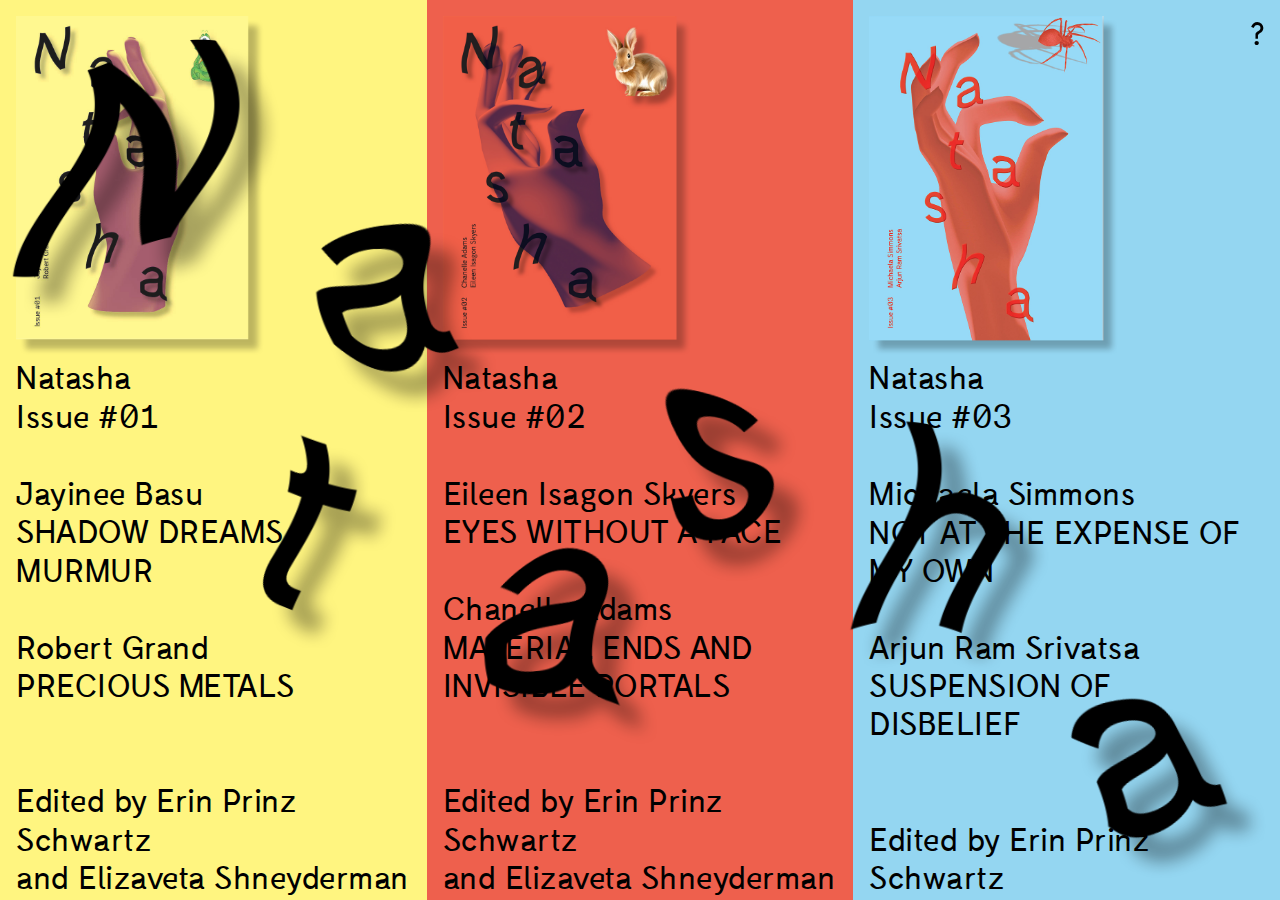
<file: index.html>
<!doctype html>
<html>
<head>
<meta charset="UTF-8">
<title>Natasha (2017–2019)</title>
<link href="css/style.css" rel="stylesheet" type="text/css">

</head>

<body class="noscroll">
	<img src="images/natasha cover wavy shadow.png" class="overlay">
	<div id="menu"><a href="./about.html">?</a></div>
  <div class="container">
    <div class="issue one">
      <div class="content">

    	<div class="issue-number">#01</div>

      	<img src="images/natasha1cover.png" class="cover">
      	Natasha<Br>Issue <span class="num">#01</span><br><bR>
					<a href="articles/shadow-dreams-murmur.html">Jayinee Basu<br>SHADOW DREAMS MURMUR</a>
						<br><br>
					<a href="articles/precious-metals.html">Robert Grand<br>PRECIOUS METALS</a><BR><Br><Br>
      Edited by Erin Prinz Schwartz<br> and
      Elizaveta Shneyderman<Br><br>

      	Design by <a href="http://alecmapesfrances.com">Alec Mapes-Frances</a><Br>
      	3D illustration by <a href="http://www.rioroye.com">Rio Roye</a><Br><Br>

    	<span class="num">4</span>.<span class="num">5</span> x <span class="num">6</span>.<span class="num">25</span> in.<Br>
    	<span class="num">65</span> pp.<Br>
    	<span class="num">2017</span>
  		</div>
    </div>

    <div class="issue two">
      <div class="content">

      <div class="issue-number">#02</div>

      <img src="images/natasha2cover.png" class="cover">

      Natasha<Br>Issue <span class="num">#02</span><br><br><a href="articles/eyes-without-a-face.html">Eileen Isagon Skyers<br>EYES WITHOUT A FACE</a><BR><BR><a href="articles/material-ends-and-invisible-portals.html">Chanelle Adams<br>MATERIAL ENDS AND INVISIBLE PORTALS</a><br><br><Br>Edited by Erin Prinz Schwartz<br> and
    Elizaveta Shneyderman<Br><br>

      Design by <a href="http://alecmapesfrances.com">Alec Mapes-Frances</a><Br>
      3D illustration by <a href="http://www.rioroye.com">Rio Roye</a><br><Br>

				<span class="num">4</span>.<span class="num">5</span> x <span class="num">6</span>.<span class="num">25</span> in.<Br>
				<span class="num">65</span> pp.<Br>
				<span class="num">2018</span>

        </div>
      </div>

    <div class="issue three">

      <div class="content">

      <div class="issue-number">#03</div>

      <img src="images/natasha3cover.png" class="cover">

      Natasha<Br>Issue <span class="num">#03</span><br><br>
				<a href="articles/not-at-the-expense-of-my-own.html">Michaela Simmons<br>NOT AT THE EXPENSE OF MY OWN</a><br><br>
				<a href="articles/suspension-of-disbelief.html">Arjun Ram Srivatsa<br>SUSPENSION OF DISBELIEF</a><BR><BR><Br>Edited by Erin Prinz Schwartz<br> and
    Elizaveta Shneyderman<Br><br>

      Design by <a href="http://alecmapesfrances.com">Alec Mapes-Frances</a><Br>
      3D illustration by <a href="http://www.rioroye.com">Rio Roye</a><br><br>
			<span class="num">4</span>.<span class="num">5</span> x <span class="num">6</span>.<span class="num">25</span> in.<Br>
			<span class="num">65</span> pp.<Br>
			<span class="num">2019</span>

        </div>
      </div>
    </div>

</body>
</html>
</file>
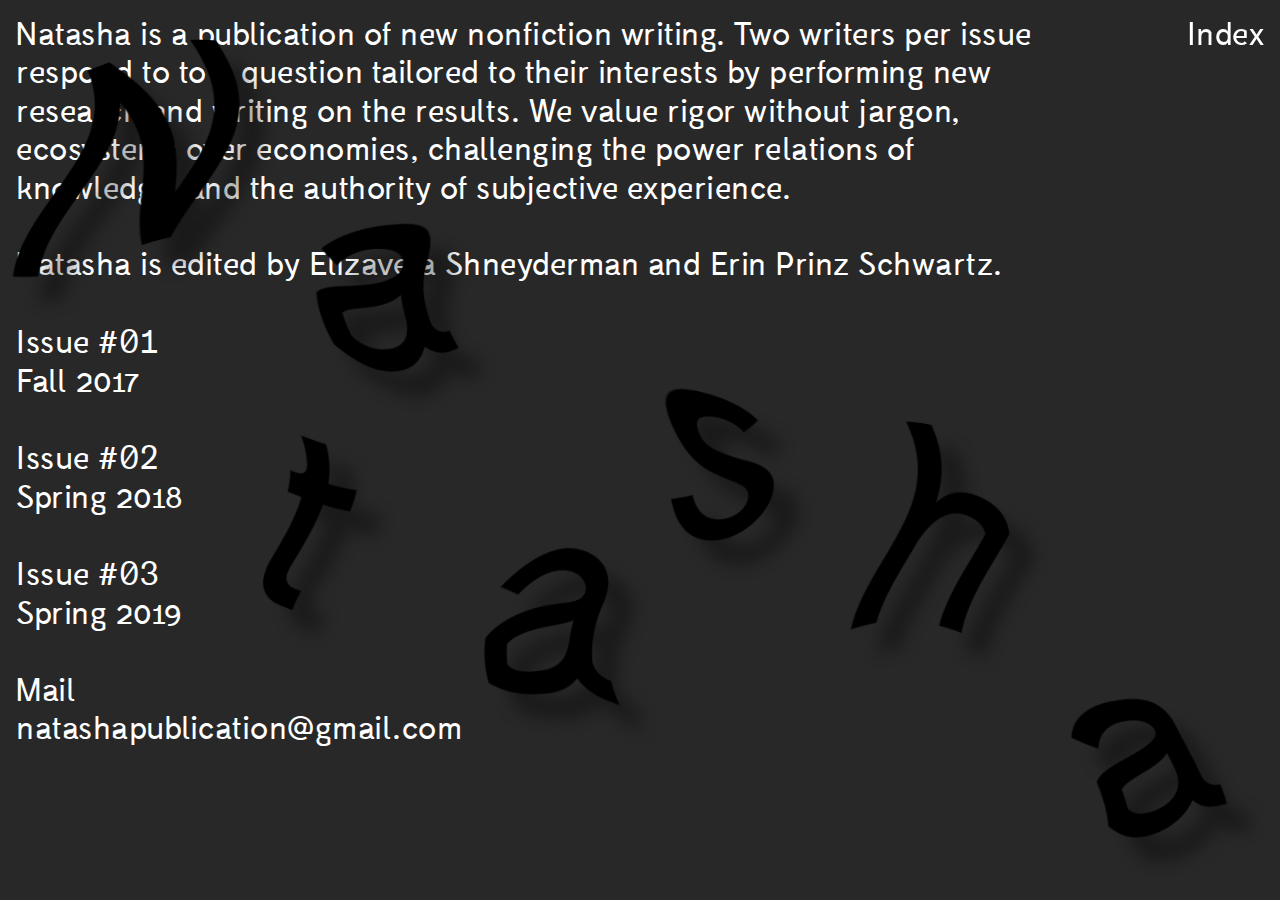
<file: about.html>
<!doctype html>
<html>
<head>
<meta charset="UTF-8">
<title>Natasha (2017–2019) - About</title>
<link href="css/style.css" rel="stylesheet" type="text/css">

</head>

<body class="about">
  <img src="images/natasha cover wavy shadow.png" class="overlay">
	<div id="menu"><a href="./index.html">Index</a></div>
  <div class="text-container">
    Natasha is a publication of new nonfiction writing. Two writers per issue respond to to a question tailored to their interests by performing new research and writing on the results. We value rigor without jargon, ecosystems over economies, challenging the power relations of knowledge, and the authority of subjective experience.
  <br>

  <br>Natasha is edited by Elizaveta Shneyderman and Erin Prinz Schwartz.<br><Br>
        Issue <span class="num">#01</span><Br>Fall 2017</span><Br><Br>Issue <span class="num">#02</span><br>
        Spring 2018<Br><Br>Issue <span class="num">#03</span><br>
        Spring 2019<Br><Br>Mail<br>natashapublication@gmail.com
    </div>

</body>
</html>
</file>
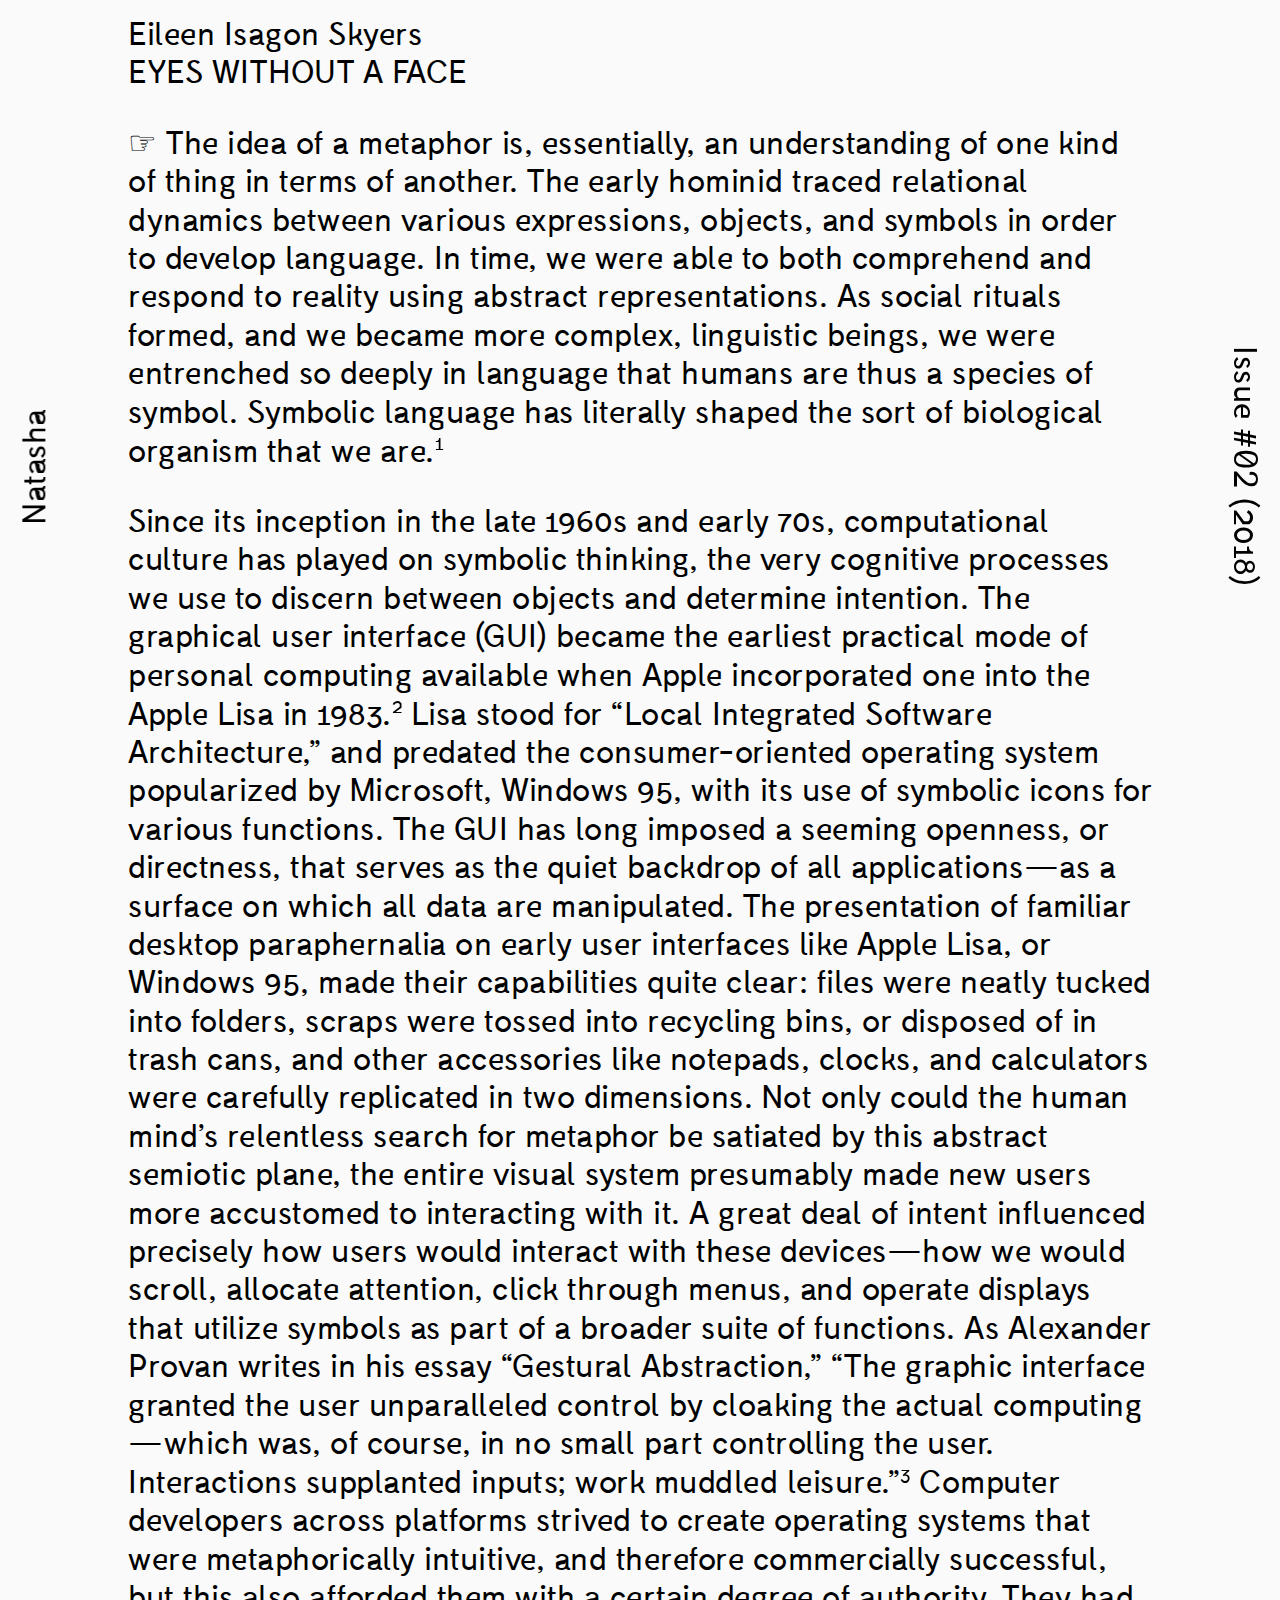
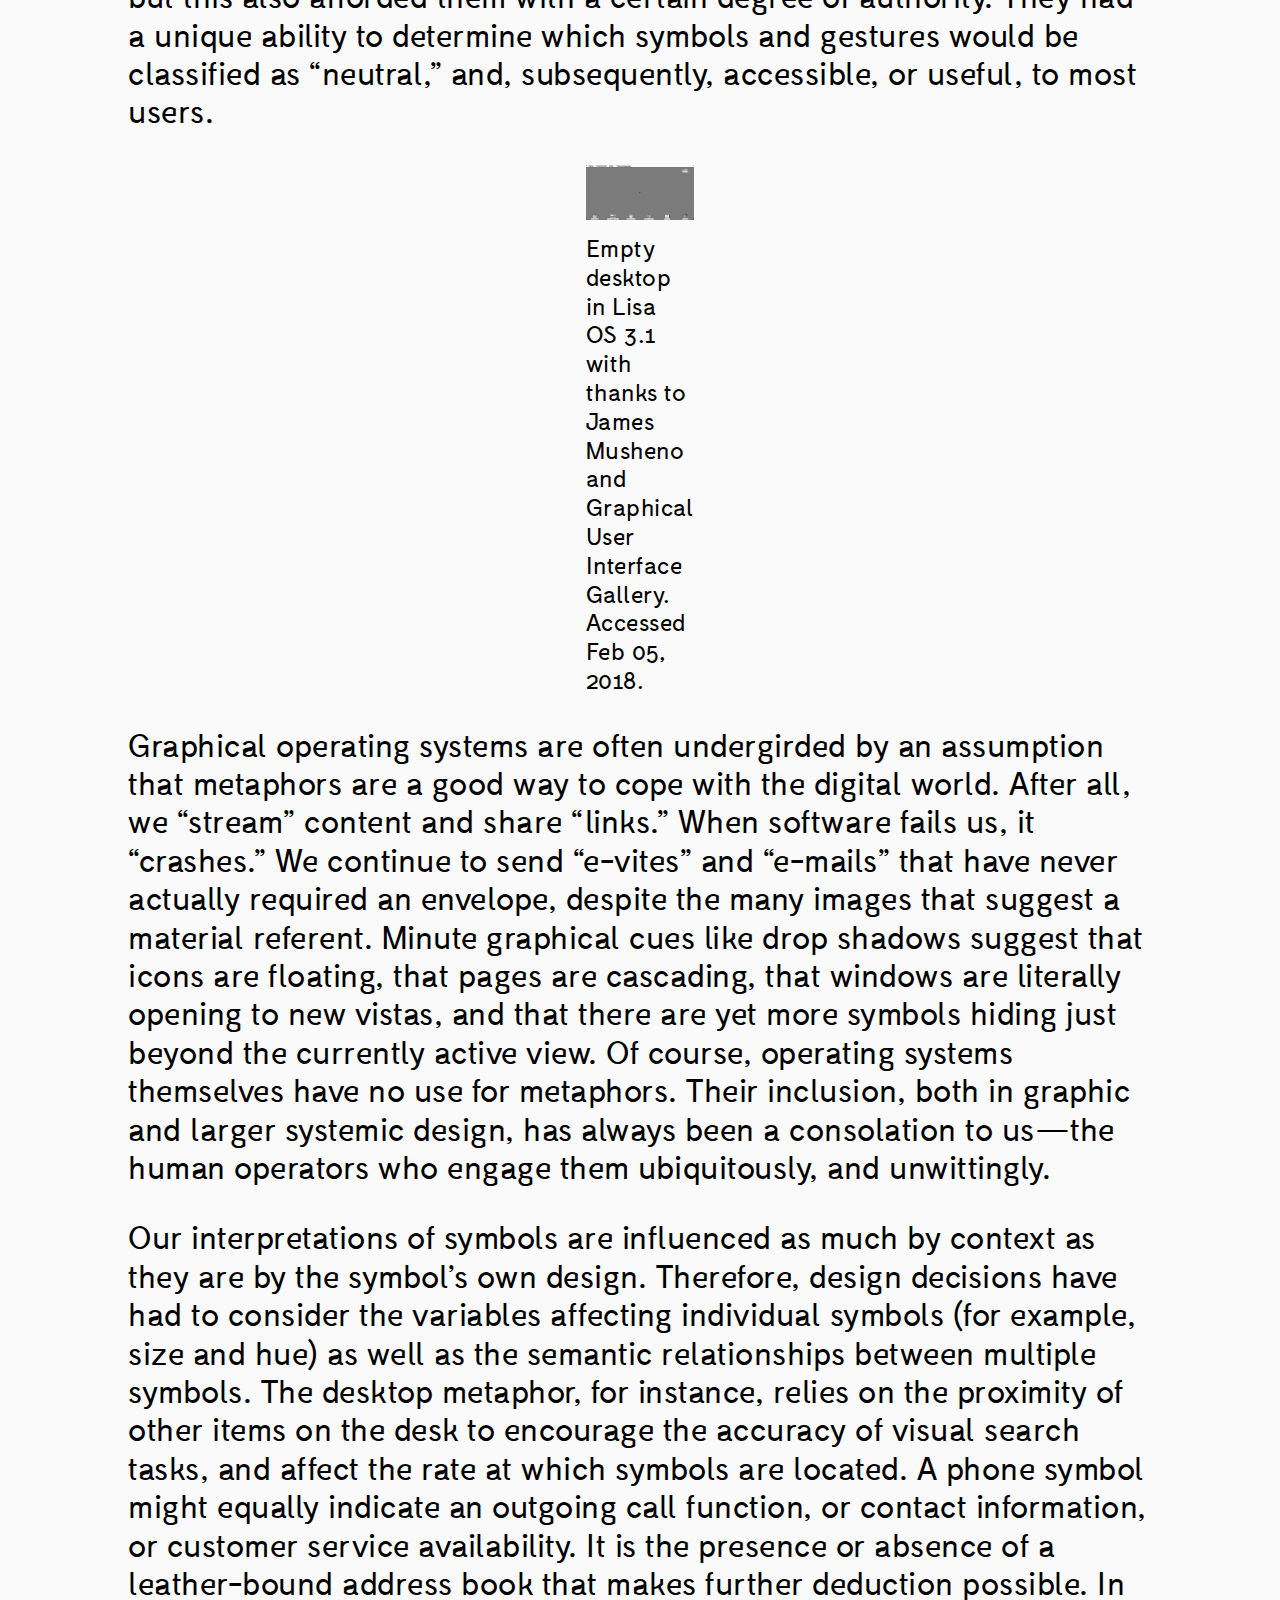
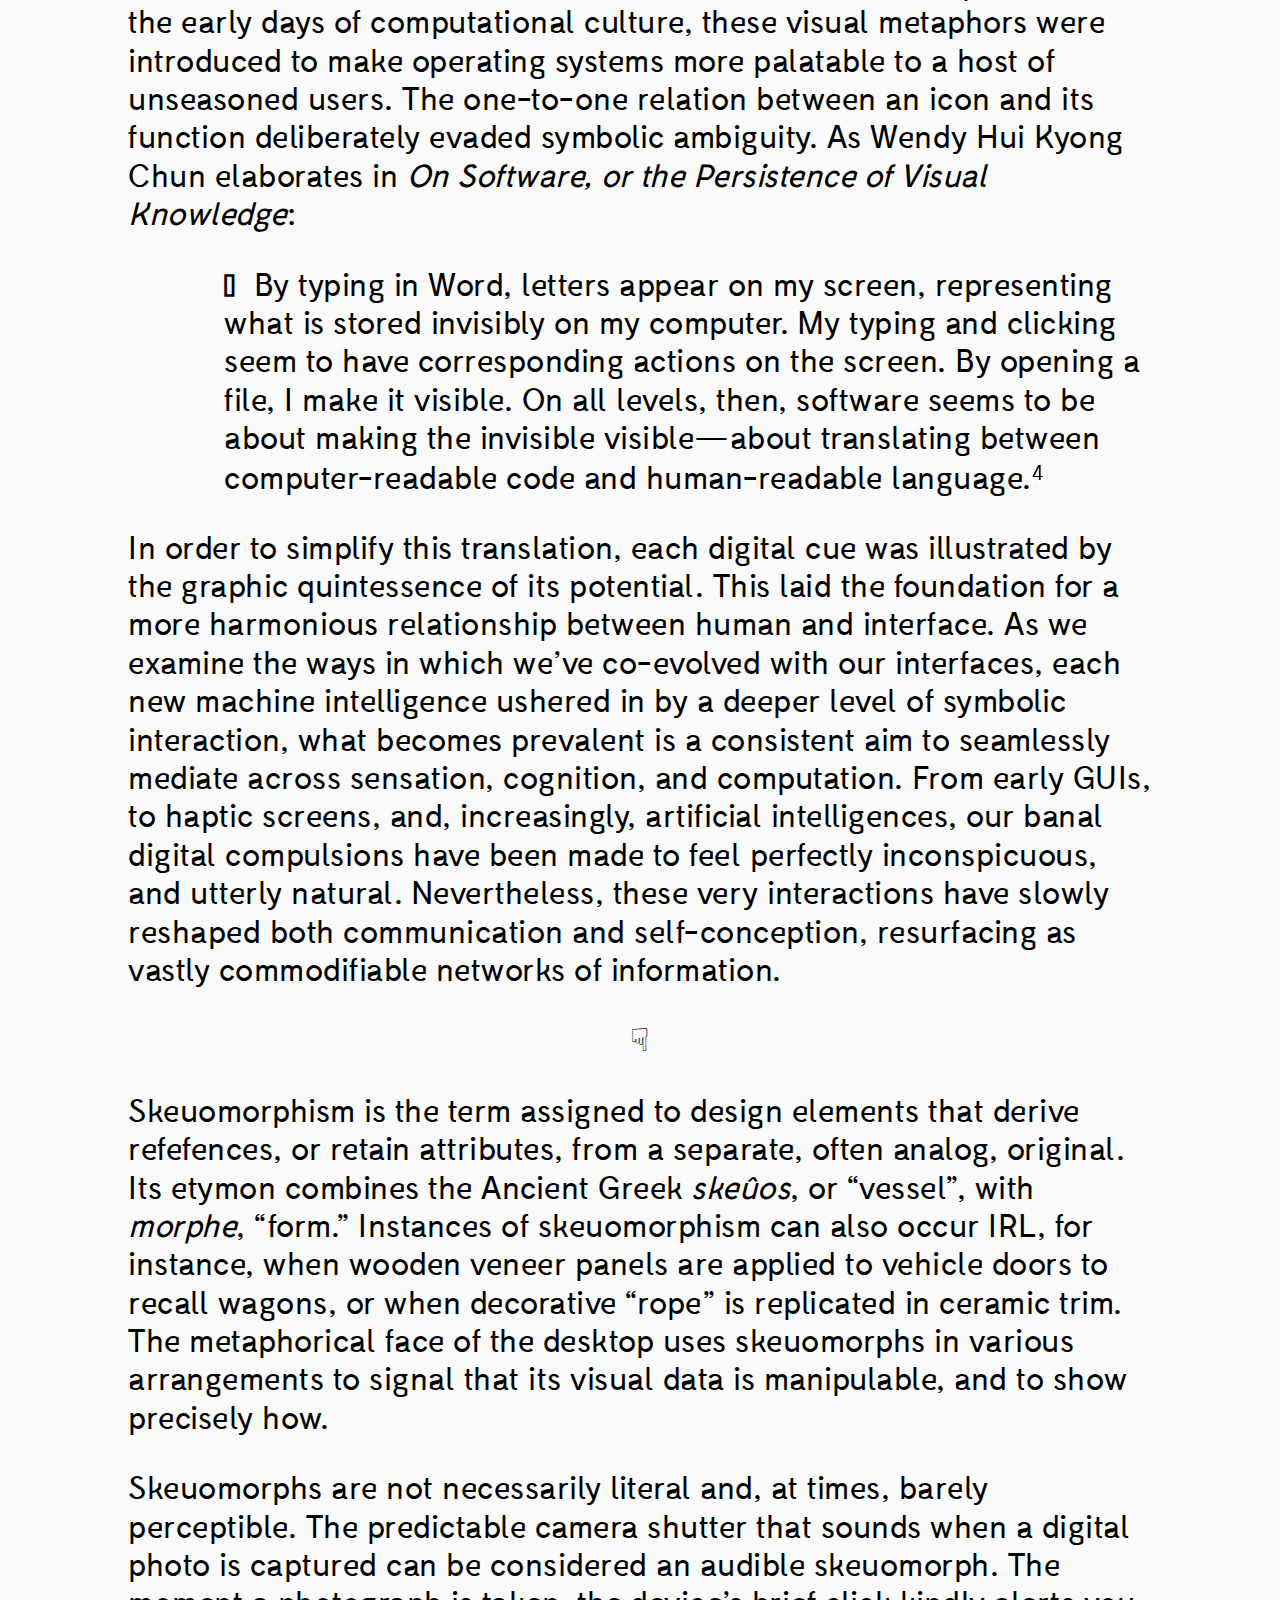
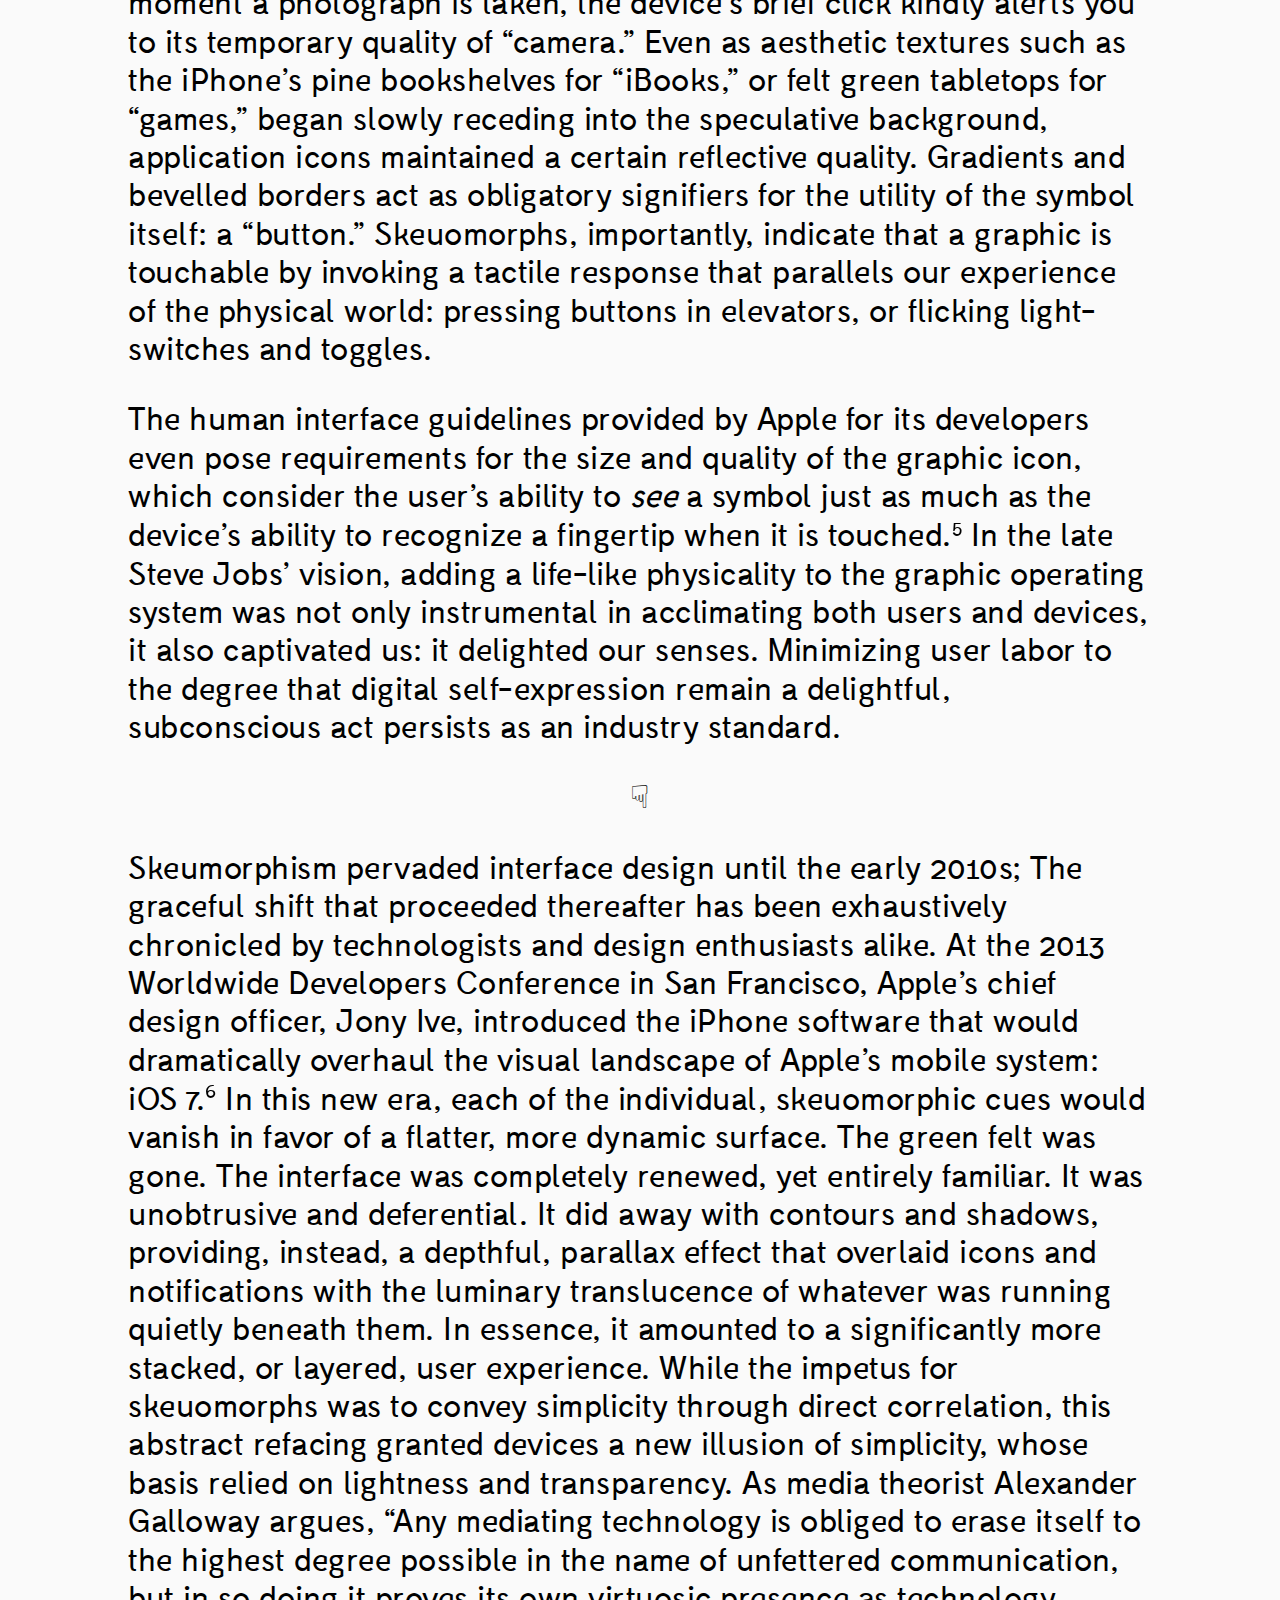
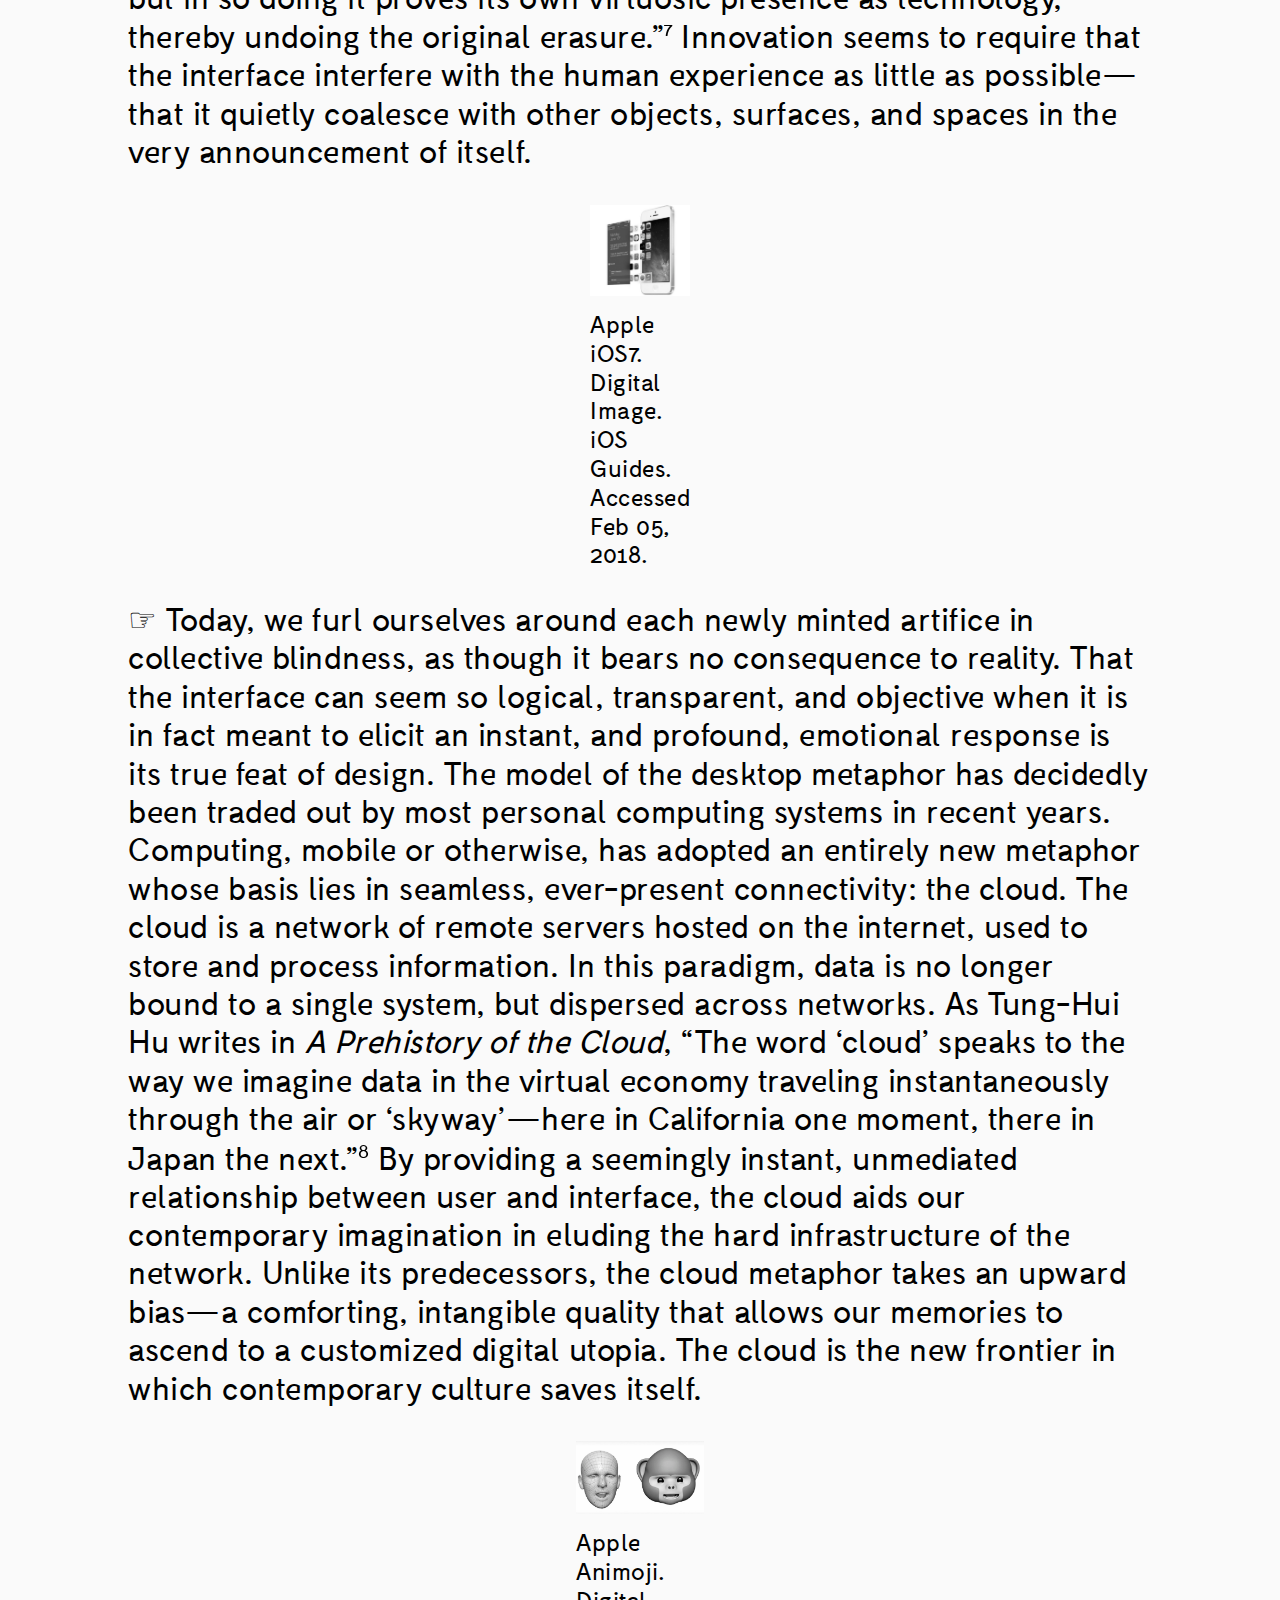
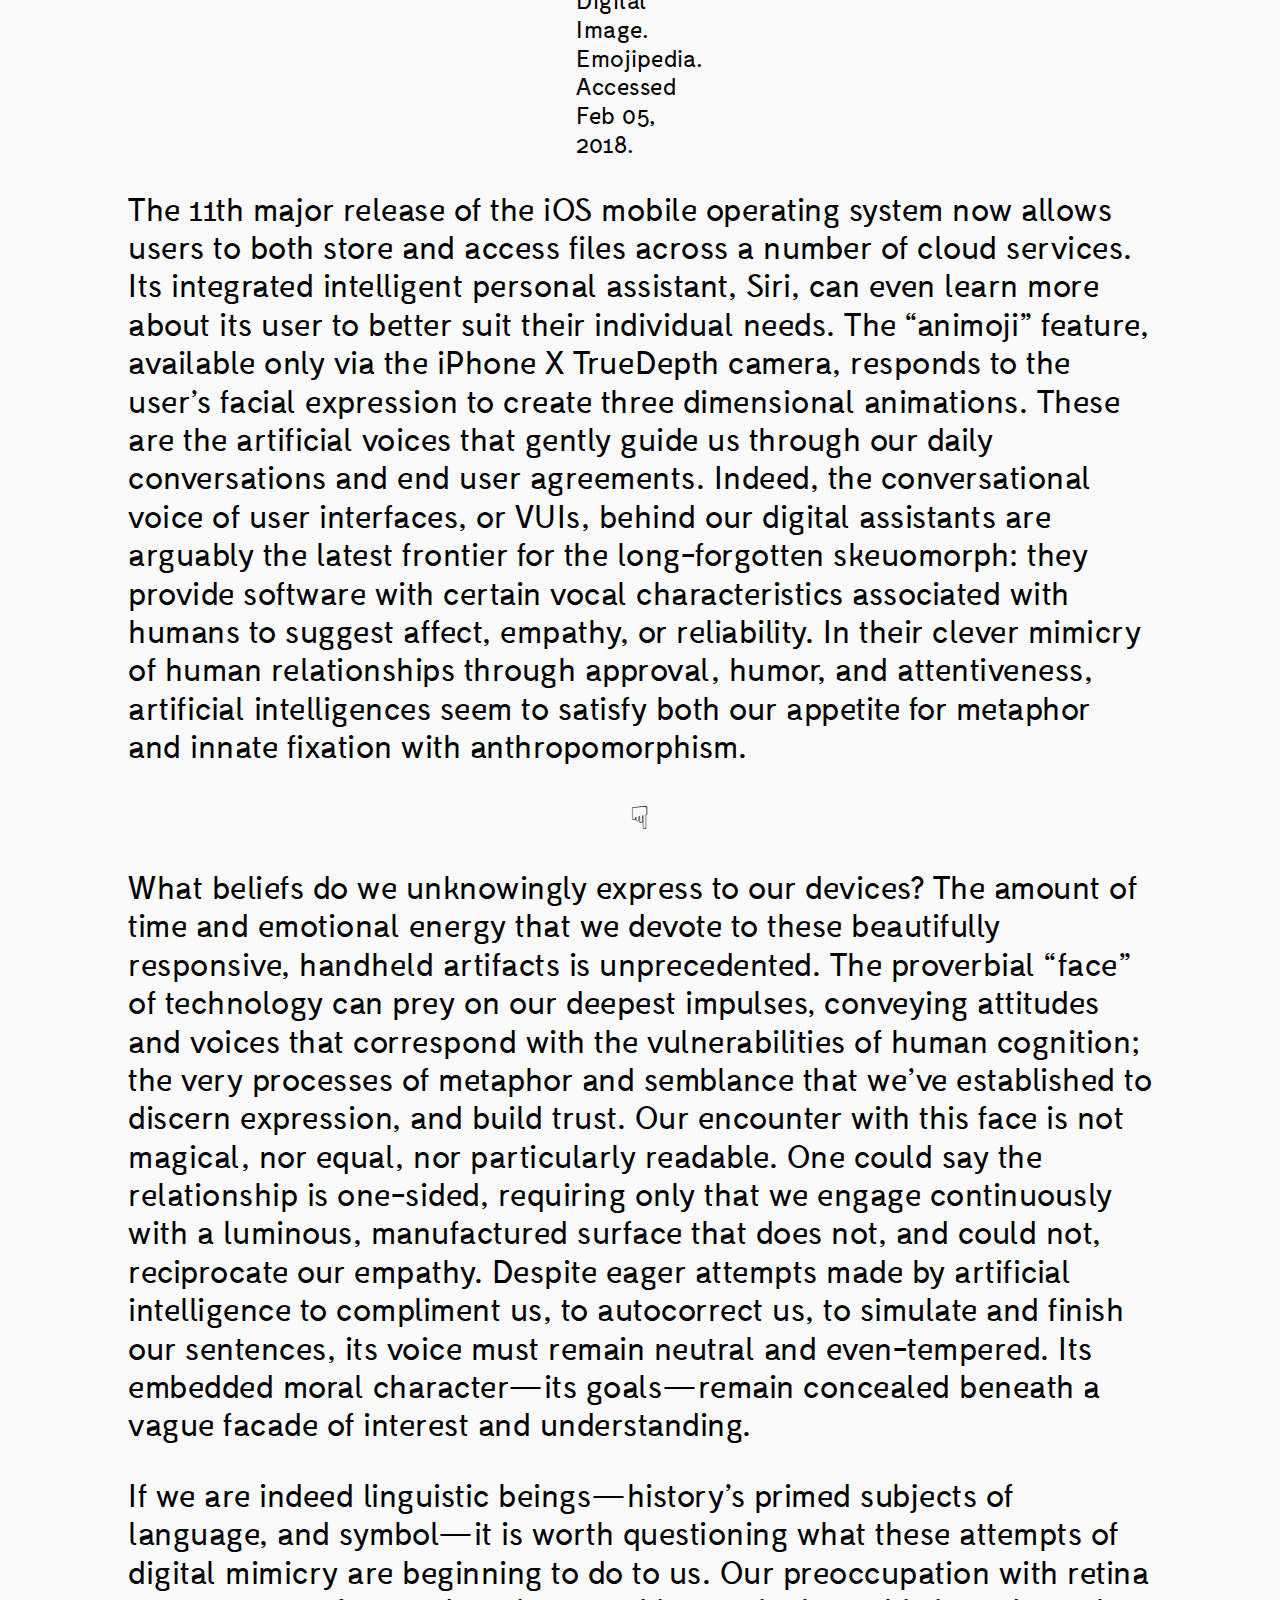
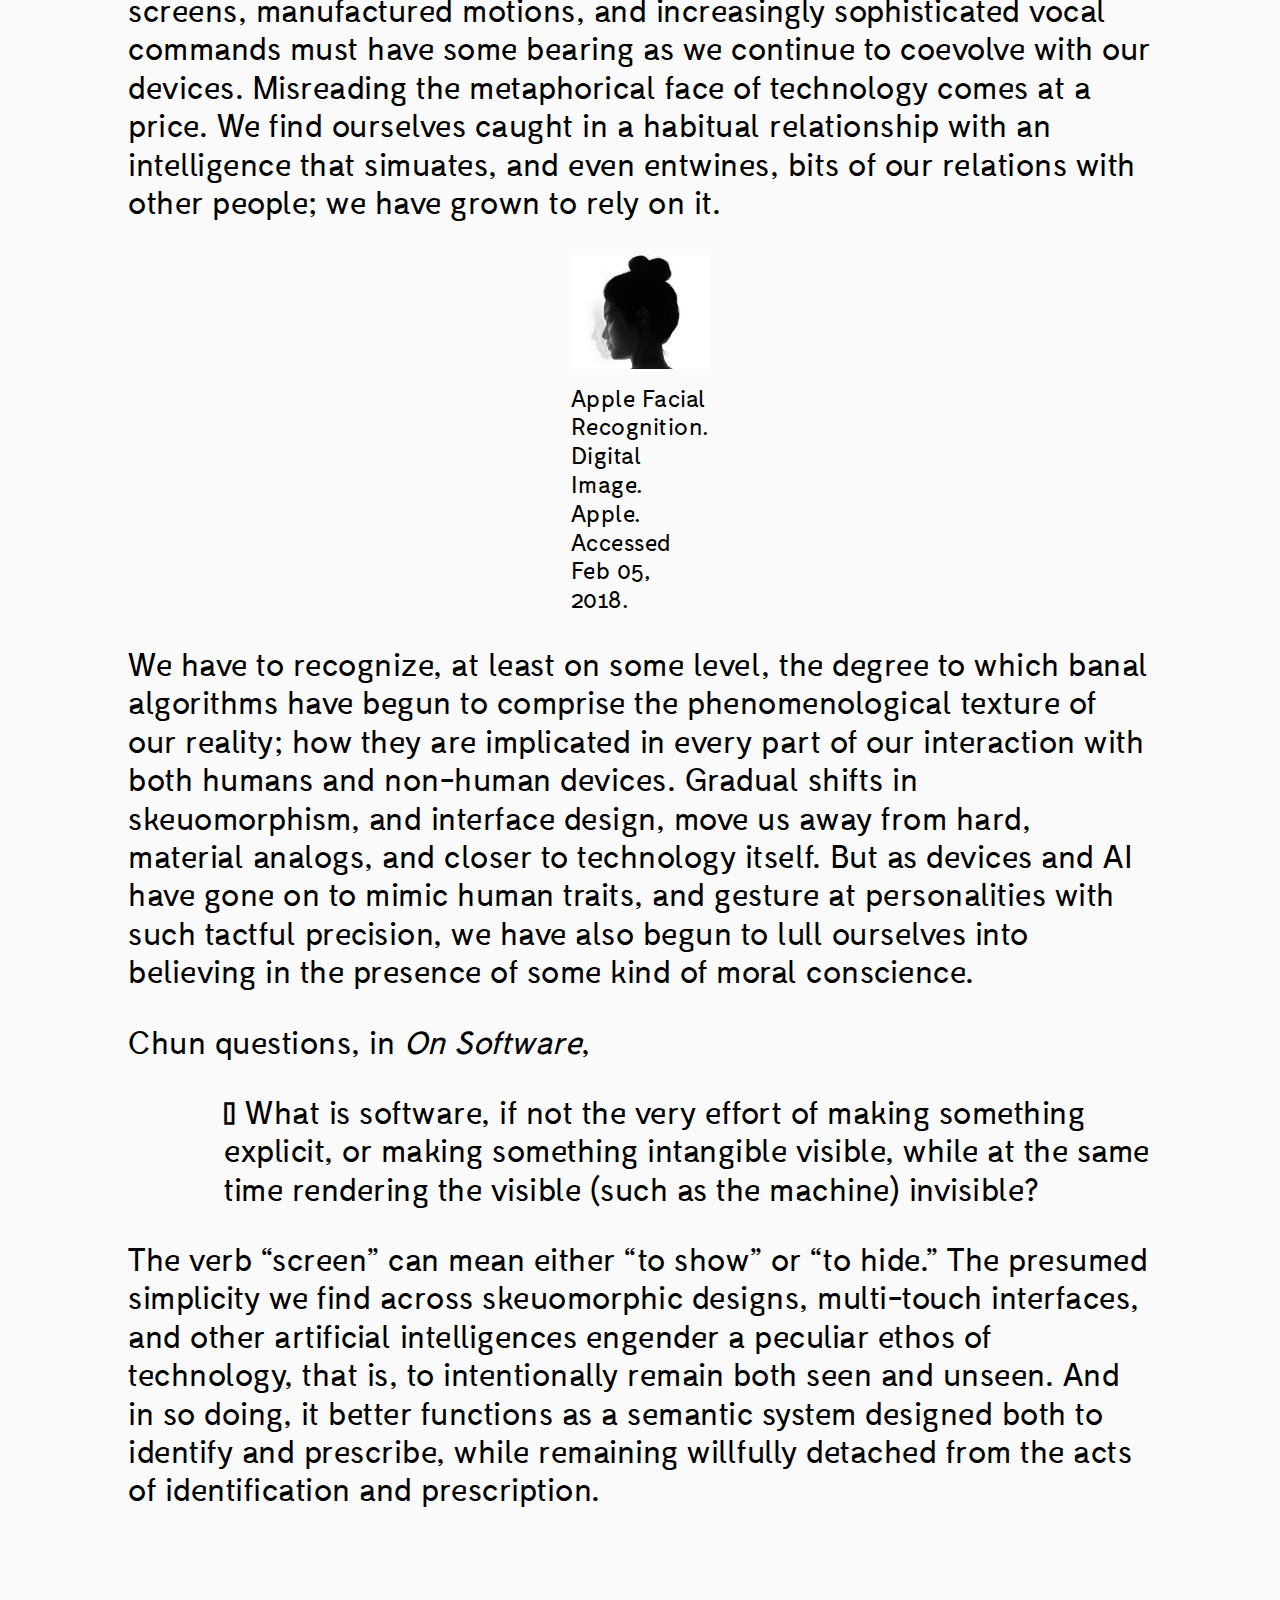
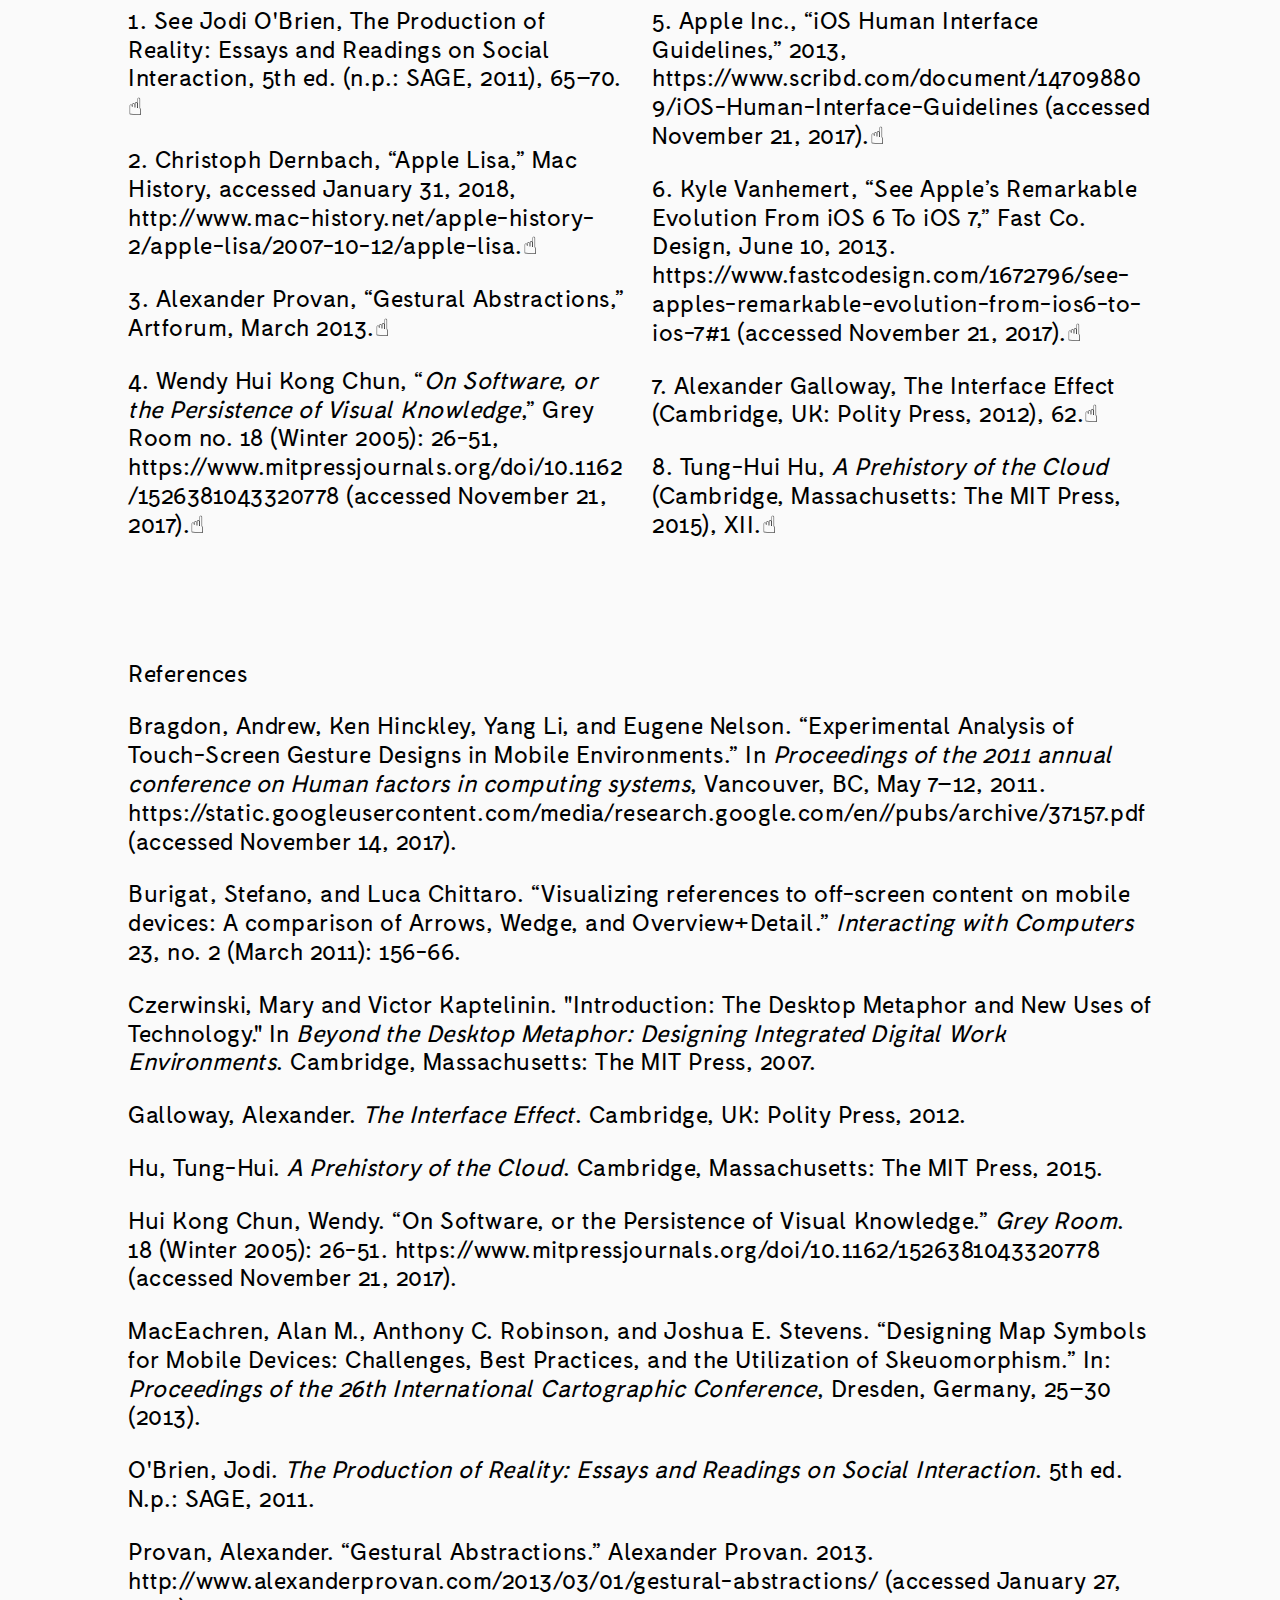
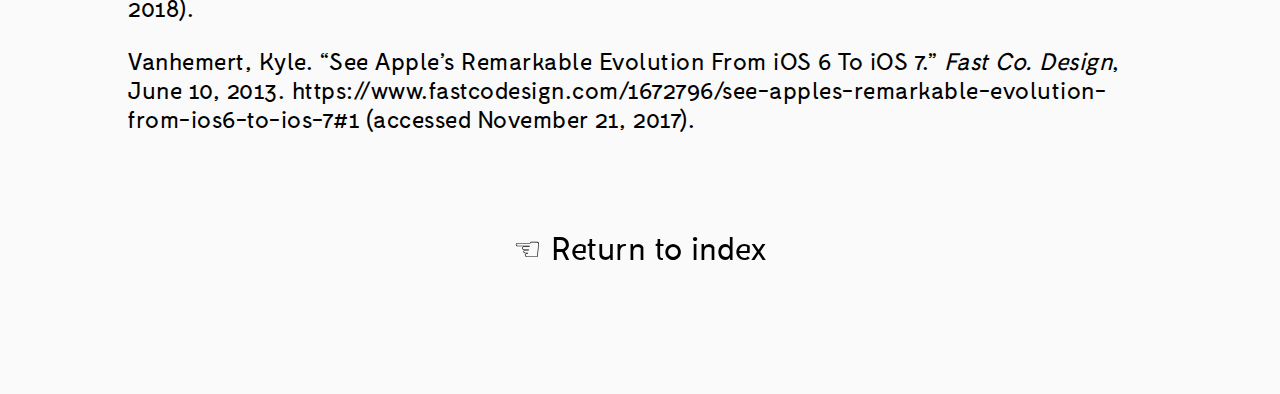
<file: articles/eyes-without-a-face.html>
<!doctype html>
<html>
<head>
<meta charset="UTF-8">
<title>Eileen Isagon Skyers, EYES WITHOUT A FACE - Natasha (2017–2019)</title>
<link href="../css/style.css" rel="stylesheet" type="text/css">

</head>

<body>

  <div class="running-head-left"><a href="../index.html">Natasha</a></div>
  <div class="running-head-right">Issue <span class="num">#02</span>&nbsp;(2018)</div>
  <div class="article-container">

Eileen Isagon Skyers<br>
EYES WITHOUT A FACE</p>

<p>☞ The idea of a metaphor is, essentially, an understanding of one kind of thing in terms of another. The early hominid traced relational dynamics between various expressions, objects, and symbols in order to develop language. In time, we were able to both comprehend and respond to reality using abstract representations.
As social rituals formed, and we became more complex, linguistic beings, we were entrenched so deeply in language that humans are thus a species of symbol. Symbolic language has literally shaped the sort of biological organism that we are.<sup class="footnote"><a id="fnref-1" href="#fn-1">1</a></sup></p>

<p>Since its inception in the late 1960s and early 70s, computational culture has played on symbolic thinking, the very cognitive processes we use to discern between objects and determine intention. The graphical user interface (GUI) became the earliest practical mode of personal computing available when Apple incorporated one into the Apple Lisa in 1983.<sup class="footnote"><a id="fnref-2" href="#fn-2">2</a></sup> Lisa stood for “Local Integrated Software Architecture,” and predated the consumer-oriented operating system popularized by Microsoft, Windows 95, with its use of symbolic icons for various functions. The GUI has long imposed a seeming openness, or directness, that serves as the quiet backdrop of all applications—as a surface on which all data are manipulated. The presentation of familiar desktop paraphernalia on early user interfaces like Apple Lisa, or Windows 95, made their capabilities quite clear: files were neatly tucked into folders, scraps were tossed into recycling bins, or disposed of in trash cans, and other accessories like notepads, clocks, and calculators were carefully replicated in two dimensions. Not only could the human mind’s relentless search for metaphor be satiated by this abstract semiotic plane, the entire visual system presumably made new users more accustomed to interacting with it. A great deal of intent influenced precisely how users would interact with these devices—how we would scroll, allocate attention, click through menus, and operate displays that utilize symbols as part of a broader suite of functions. As Alexander Provan writes in his essay “Gestural Abstraction,” “The graphic interface granted the user unparalleled control by cloaking the actual computing—which was, of course, in no small part controlling the user. Interactions supplanted inputs; work muddled leisure.”<sup class="footnote"><a id="fnref-3" href="#fn-3">3</a></sup> Computer developers across platforms strived to create operating systems that were metaphorically intuitive, and therefore commercially successful, but this also afforded them with a certain degree of authority. They had a unique ability to determine which symbols and gestures would be classified as “neutral,” and, subsequently, accessible, or useful, to most users.</p>

<figure class="image-block">
  <img src="../images/skyers-screenshot.jpg" class="multiply" width="600px">
  <figcaption>
    Empty desktop in Lisa OS 3.1 with thanks to James Musheno and Graphical User Interface Gallery. Accessed Feb 05, 2018.
  </figcaption>
</figure>


<p>Graphical operating systems are often undergirded by an assumption that metaphors are a good way to cope with the digital world. After all, we “stream” content and share “links.” When software fails us, it “crashes.” We continue to send “e-vites” and “e-mails” that have never actually required an envelope, despite the many images that suggest a material referent. Minute graphical cues like drop shadows suggest that icons are floating, that pages are cascading, that windows are literally opening to new vistas, and that there are yet more symbols hiding just beyond the currently active view. Of course, operating systems themselves have no use for metaphors. Their inclusion, both in graphic and larger systemic design, has always been a consolation to us—the human operators who engage them ubiquitously, and unwittingly.</p>

<p>Our interpretations of symbols are influenced as much by context as they are by the symbol’s own design. Therefore, design decisions have had to consider the variables affecting individual symbols (for example, size and hue) as well as the semantic relationships between multiple symbols. The desktop metaphor, for instance, relies on the proximity of other items on the desk to encourage the accuracy of visual search tasks, and affect the rate at which symbols are located. A phone symbol might equally indicate an outgoing call function, or contact information, or customer service availability. It is the presence or absence of a leather-bound address book that makes further deduction possible. In the early days of computational culture, these visual metaphors were introduced to make operating systems more palatable to a host of unseasoned users. The one-to-one relation between an icon and its function deliberately evaded symbolic ambiguity. As Wendy Hui Kyong Chun elaborates in <i><i>On Software</i>, or the Persistence of Visual Knowledge</i>:</p>

<p class="block-quote"><span class="icon">&#xf028;</span>&nbsp; By typing in Word, letters appear on my screen, representing what is stored invisibly on my computer. My typing and clicking seem to have corresponding actions on the screen. By opening a file, I make it visible. On all levels, then, software seems to be about making the invisible visible—about translating between computer-readable code and human-readable language.<sup class="footnote"><a id="fnref-4" href="#fn-4">4</a></sup></p>

<p>In order to simplify this translation, each digital cue was illustrated by the graphic quintessence of its potential. This laid the foundation for a more harmonious relationship between human and interface. As we examine the ways in which we’ve co-evolved with our interfaces, each new machine intelligence ushered in by a deeper level of symbolic interaction, what becomes prevalent is a consistent aim to seamlessly mediate across sensation, cognition, and computation. From early GUIs, to haptic screens, and, increasingly, artificial intelligences, our banal digital compulsions have been made to feel perfectly inconspicuous, and utterly natural. Nevertheless, these very interactions have slowly reshaped both communication and self-conception, resurfacing as vastly commodifiable networks of information.</p>

<p><p class="center">☟</p></p>

<p>Skeuomorphism is the term assigned to design elements that derive refefences, or retain attributes, from a separate, often analog, original. Its etymon combines the Ancient Greek <i>skeûos</i>, or “vessel”, with <i>morphe</i>, “form.” Instances of skeuomorphism can also occur IRL, for instance, when wooden veneer panels are applied to vehicle doors to recall wagons, or when decorative “rope” is replicated in ceramic trim. The metaphorical face of the desktop uses skeuomorphs in various arrangements to signal that its visual data is manipulable, and to show precisely how.</p>

<p>Skeuomorphs are not necessarily literal and, at times, barely perceptible. The predictable camera shutter that sounds when a digital photo is captured can be considered an audible skeuomorph. The moment a photograph is taken, the device’s brief click kindly alerts you to its temporary quality of “camera.” Even as aesthetic textures such as the iPhone’s pine bookshelves for “iBooks,” or felt green tabletops for “games,” began slowly receding into the speculative background, application icons maintained a certain reflective quality. Gradients and bevelled borders act as obligatory signifiers for the utility of the symbol itself: a “button.” Skeuomorphs, importantly, indicate that a graphic is touchable by invoking a tactile response that parallels our experience of the physical world: pressing buttons in elevators, or flicking light-switches and toggles.</p>

<p>The human interface guidelines provided by Apple for its developers even pose requirements for the size and quality of the graphic icon, which consider the user’s ability to <i>see</i> a symbol just as much as the device’s ability to recognize a fingertip when it is touched.<sup class="footnote"><a id="fnref-5" href="#fn-5">5</a></sup> In the late Steve Jobs’ vision, adding a life-like physicality to the graphic operating system was not only instrumental in acclimating both users and devices, it also captivated us: it delighted our senses. Minimizing user labor to the degree that digital self-expression remain a delightful, subconscious act persists as an industry standard.</p>

<p><p class="center">☟</p></p>

<p>Skeumorphism pervaded interface design until the early 2010s; The graceful shift that proceeded thereafter has been exhaustively chronicled by technologists and design enthusiasts alike. At the 2013 Worldwide Developers Conference in San Francisco, Apple’s chief design officer, Jony Ive, introduced the iPhone software that would dramatically overhaul the visual landscape of Apple’s mobile system: iOS 7.<sup class="footnote"><a id="fnref-6" href="#fn-6">6</a></sup> In this new era, each of the individual, skeuomorphic cues would vanish in favor of a flatter, more dynamic surface. The green felt was gone. The interface was completely renewed, yet entirely familiar. It was unobtrusive and deferential. It did away with contours and shadows, providing, instead, a depthful, parallax effect that overlaid icons and notifications with the luminary translucence of whatever was running quietly beneath them. In essence, it amounted to a significantly more stacked, or layered, user experience. While the impetus for skeuomorphs was to convey simplicity through direct correlation, this abstract refacing granted devices a new illusion of simplicity, whose basis relied on lightness and transparency. As media theorist Alexander Galloway argues, “Any mediating technology is obliged to erase itself to the highest degree possible in the name of unfettered communication, but in so doing it proves its own virtuosic presence as technology, thereby undoing the original erasure.”<sup class="footnote"><a id="fnref-7" href="#fn-7">7</a></sup> Innovation seems to require that the interface interfere with the human experience as little as possible—that it quietly coalesce with other objects, surfaces, and spaces in the very announcement of itself.</p>

<figure class="image-block">
  <img src="../images/skyers-phone.jpg" width="600px">
  <figcaption>
    Apple iOS7. Digital Image. iOS Guides. Accessed Feb 05, 2018.
  </figcaption>
</figure>

<p>☞ Today, we furl ourselves around each newly minted artifice in collective blindness, as though it bears no consequence to reality. That the interface can seem so logical, transparent, and objective when it is in fact meant to elicit an instant, and profound, emotional response is its true feat of design. The model of the desktop metaphor has decidedly been traded out by most personal computing systems in recent years. Computing, mobile or otherwise, has adopted an entirely new metaphor whose basis lies in seamless, ever-present connectivity: the cloud. The cloud is a network of remote servers hosted on the internet, used to store and process information. In this paradigm, data is no longer bound to a single system, but dispersed across networks.  As Tung-Hui Hu writes in <i>A Prehistory of the Cloud</i>, “The word ‘cloud’ speaks to the way we imagine data in the virtual economy traveling instantaneously through the air or ‘skyway’—here in California one moment, there in Japan the next.”<sup class="footnote"><a id="fnref-8" href="#fn-8">8</a></sup> By providing a seemingly instant, unmediated relationship between user and interface, the cloud aids our contemporary imagination in eluding the hard infrastructure of the network. Unlike its predecessors, the cloud metaphor takes an upward bias—a comforting, intangible quality that allows our memories to ascend to a customized digital utopia. The cloud is the new frontier in which contemporary culture saves itself.</p>

<figure class="image-block">
  <img src="../images/skyers-animoji.jpg" width="600px">
  <figcaption>
    Apple Animoji. Digital Image. Emojipedia. Accessed Feb 05, 2018.
  </figcaption>
</figure>


<p>The 11th major release of the iOS mobile operating system now allows users to both store and access files across a number of cloud services. Its integrated intelligent personal assistant, Siri, can even learn more about its user to better suit their individual needs. The “animoji” feature, available only via the iPhone X TrueDepth camera, responds to the user’s facial expression to create three dimensional animations. These are the artificial voices that gently guide us through our daily conversations and end user agreements. Indeed, the conversational voice of user interfaces, or VUIs, behind our digital assistants are arguably the latest frontier for the long-forgotten skeuomorph: they provide software with certain vocal characteristics associated with humans to suggest affect, empathy, or reliability. In their clever mimicry of human relationships through approval, humor, and attentiveness, artificial intelligences seem to satisfy both our appetite for metaphor and innate fixation with anthropomorphism.</p>

<p class="center">☟</p>

<p>What beliefs do we unknowingly express to our devices? The amount of time and emotional energy that we devote to these beautifully responsive, handheld artifacts is unprecedented. The proverbial “face” of technology can prey on our deepest impulses‚ conveying attitudes and voices that correspond with the vulnerabilities of human cognition; the very processes of metaphor and semblance that we’ve established to discern expression, and build trust. Our encounter with this face is not magical, nor equal, nor particularly readable. One could say the relationship is one-sided, requiring only that we engage continuously with a luminous, manufactured surface that does not, and could not, reciprocate our empathy. Despite eager attempts made by artificial intelligence to compliment us, to autocorrect us, to simulate and finish our sentences, its voice must remain neutral and even-tempered. Its embedded moral character—its goals—remain concealed beneath a vague facade of interest and understanding.</p>

<p>If we are indeed linguistic beings—history’s primed subjects of language, and symbol—it is worth questioning what these attempts of digital mimicry are beginning to do to us. Our preoccupation  with retina screens, manufactured motions, and increasingly sophisticated vocal commands must have some bearing as we continue to coevolve with our devices. Misreading the metaphorical face of technology comes at a price. We find ourselves caught in a habitual relationship with an intelligence that simuates, and even entwines, bits of our relations with other people; we have grown to rely on it.</p>

<figure class="image-block">
  <img src="../images/skyers-face.jpg" width="600px">
  <figcaption>
    Apple Facial Recognition. Digital Image. Apple. Accessed Feb 05, 2018.
  </figcaption>
</figure>

<p>We have to recognize, at least on some level, the degree to which banal algorithms have begun to comprise the phenomenological texture of our reality; how they are implicated in every part of our interaction with both humans and non-human devices. Gradual shifts in skeuomorphism, and interface design, move us away from hard, material analogs, and closer to technology itself. But as devices and AI have gone on to mimic human traits, and gesture at personalities with such tactful precision, we have also begun to lull ourselves into believing in the presence of some kind of moral conscience.</p>

<p>Chun questions, in <i>On Software</i>,</p>

<p class="block-quote"><span class="icon">&#xf028;</span> What is software, if not the very effort of making something explicit, or making something intangible visible, while at the same time rendering the visible (such as the machine) invisible?</p>

<p>The verb “screen” can mean either “to show” or “to hide.” The presumed simplicity we find across skeuomorphic designs, multi-touch interfaces, and other artificial intelligences engender a peculiar ethos of technology, that is, to intentionally remain both seen and unseen. And in so doing, it better functions as a semantic system designed both to identify and prescribe, while remaining willfully detached from the acts of identification and prescription.</p>


<div id="footnotes" class="footnotes-container">
  <ol class="footnotes-list">
    <li id="fn-1" value="1"><span class="note-numeral">1.</span>&nbsp;See Jodi O'Brien, The Production of Reality: Essays and Readings on Social Interaction, 5th ed. (n.p.: SAGE, 2011), 65–70.<span class="footnotereverse"><a href="#fnref-1">☝&#xFE0E;&#xFE0E;</a></li>
    <li id="fn-2" value="2"><span class="note-numeral">2.</span>&nbsp;Christoph Dernbach, “Apple Lisa,” Mac History, accessed January 31, 2018, http://www.mac-history.net/apple-history-2/apple-lisa/2007-10-12/apple-lisa.<span class="footnotereverse"><a href="#fnref-2">☝&#xFE0E;</a></li>
    <li id="fn-3" value="3"><span class="note-numeral">3.</span>&nbsp;Alexander Provan, “Gestural Abstractions,” Artforum, March 2013.<span class="footnotereverse"><a href="#fnref-3">☝&#xFE0E;</a></li>
    <li id="fn-4" value="4"><span class="note-numeral">4.</span>&nbsp;Wendy Hui Kong Chun, “<i><i>On Software</i>, or the Persistence of Visual Knowledge</i>,” Grey Room no. 18 (Winter 2005): 26-51, https://www.mitpressjournals.org/doi/10.1162/1526381043320778 (accessed November 21, 2017).<span class="footnotereverse"><a href="#fnref-4">☝&#xFE0E;</a></li>
    <li id="fn-5" value="5"><span class="note-numeral">5.</span>&nbsp;Apple Inc., “iOS Human Interface Guidelines,” 2013, https://www.scribd.com/document/147098809/iOS-Human-Interface-Guidelines (accessed November 21, 2017).<span class="footnotereverse"><a href="#fnref-5">☝&#xFE0E;</a></li>
    <li id="fn-6" value="6"><span class="note-numeral">6.</span>&nbsp;Kyle Vanhemert, “See Apple’s Remarkable Evolution From iOS 6 To iOS 7,” Fast Co. Design, June 10, 2013. https://www.fastcodesign.com/1672796/see-apples-remarkable-evolution-from-ios6-to-ios-7#1 (accessed November 21, 2017).<span class="footnotereverse"><a href="#fnref-6">☝&#xFE0E;</a></li>
    <li id="fn-7" value="7"><span class="note-numeral">7.</span>&nbsp;Alexander Galloway, The Interface Effect (Cambridge, UK: Polity Press, 2012), 62.<span class="footnotereverse"><a href="#fnref-7">☝&#xFE0E;</a></li>
    <li id="fn-8" value="8"><span class="note-numeral">8.</span>&nbsp;Tung-Hui Hu, <i>A Prehistory of the Cloud</i> (Cambridge, Massachusetts: The MIT Press, 2015), XII.<span class="footnotereverse"><a href="#fnref-8">☝&#xFE0E;</a></li>
  </ol>
</div>

<div class="footnotes-container">
  <ol class="hanging">
    <li>References</li>
    <li>Bragdon, Andrew, Ken Hinckley, Yang Li, and Eugene Nelson. “Experimental Analysis of Touch-Screen Gesture Designs in Mobile Environments.” In <i>Proceedings of the 2011 annual conference on Human factors in computing systems</i>, Vancouver, BC, May 7–12, 2011. https://static.googleusercontent.com/media/research.google.com/en//pubs/archive/37157.pdf (accessed November 14, 2017).</li>
    <li>Burigat, Stefano, and Luca Chittaro. “Visualizing references to off-screen content on mobile devices: A comparison of Arrows, Wedge, and Overview+Detail.” <i>Interacting with Computers</i> 23, no. 2 (March 2011): 156-66. </li>
    <li>Czerwinski, Mary and Victor Kaptelinin.  "Introduction: The Desktop Metaphor and New Uses of Technology." In <i>Beyond the Desktop Metaphor: Designing Integrated Digital Work Environments</i>.  Cambridge, Massachusetts: The MIT Press, 2007.</li>
    <li>Galloway, Alexander. <i>The Interface Effect</i>. Cambridge, UK: Polity Press, 2012.</li>
    <li>Hu, Tung-Hui. <i>A Prehistory of the Cloud</i>. Cambridge, Massachusetts: The MIT Press, 2015.</li>
    <li>Hui Kong Chun, Wendy. “On Software, or the Persistence of Visual Knowledge.” <i>Grey Room</i>. 18 (Winter 2005): 26-51. https://www.mitpressjournals.org/doi/10.1162/1526381043320778 (accessed November 21, 2017).</li>
    <li>MacEachren, Alan M., Anthony C. Robinson, and Joshua E. Stevens. “Designing Map Symbols for Mobile Devices: Challenges, Best Practices, and the Utilization of Skeuomorphism.” In: <i>Proceedings of the 26th International Cartographic Conference</i>, Dresden, Germany, 25–30 (2013).</li>
    <li>O'Brien, Jodi. <i>The Production of Reality: Essays and Readings on Social Interaction</i>. 5th ed. N.p.: SAGE, 2011.</li>
    <li>Provan, Alexander. “Gestural Abstractions.” Alexander Provan. 2013. http://www.alexanderprovan.com/2013/03/01/gestural-abstractions/ (accessed January 27, 2018).</li>
    <li>Vanhemert, Kyle. “See Apple’s Remarkable Evolution From iOS 6 To iOS 7.” <i>Fast Co. Design</i>, June 10, 2013. https://www.fastcodesign.com/1672796/see-apples-remarkable-evolution-from-ios6-to-ios-7#1 (accessed November 21, 2017).</li>
  </ol>
</div>

<p class="center"><a href="../index.html">☜ Return to index</a></p>
<br><Br>
  </div>

</body>
</html>
</file>
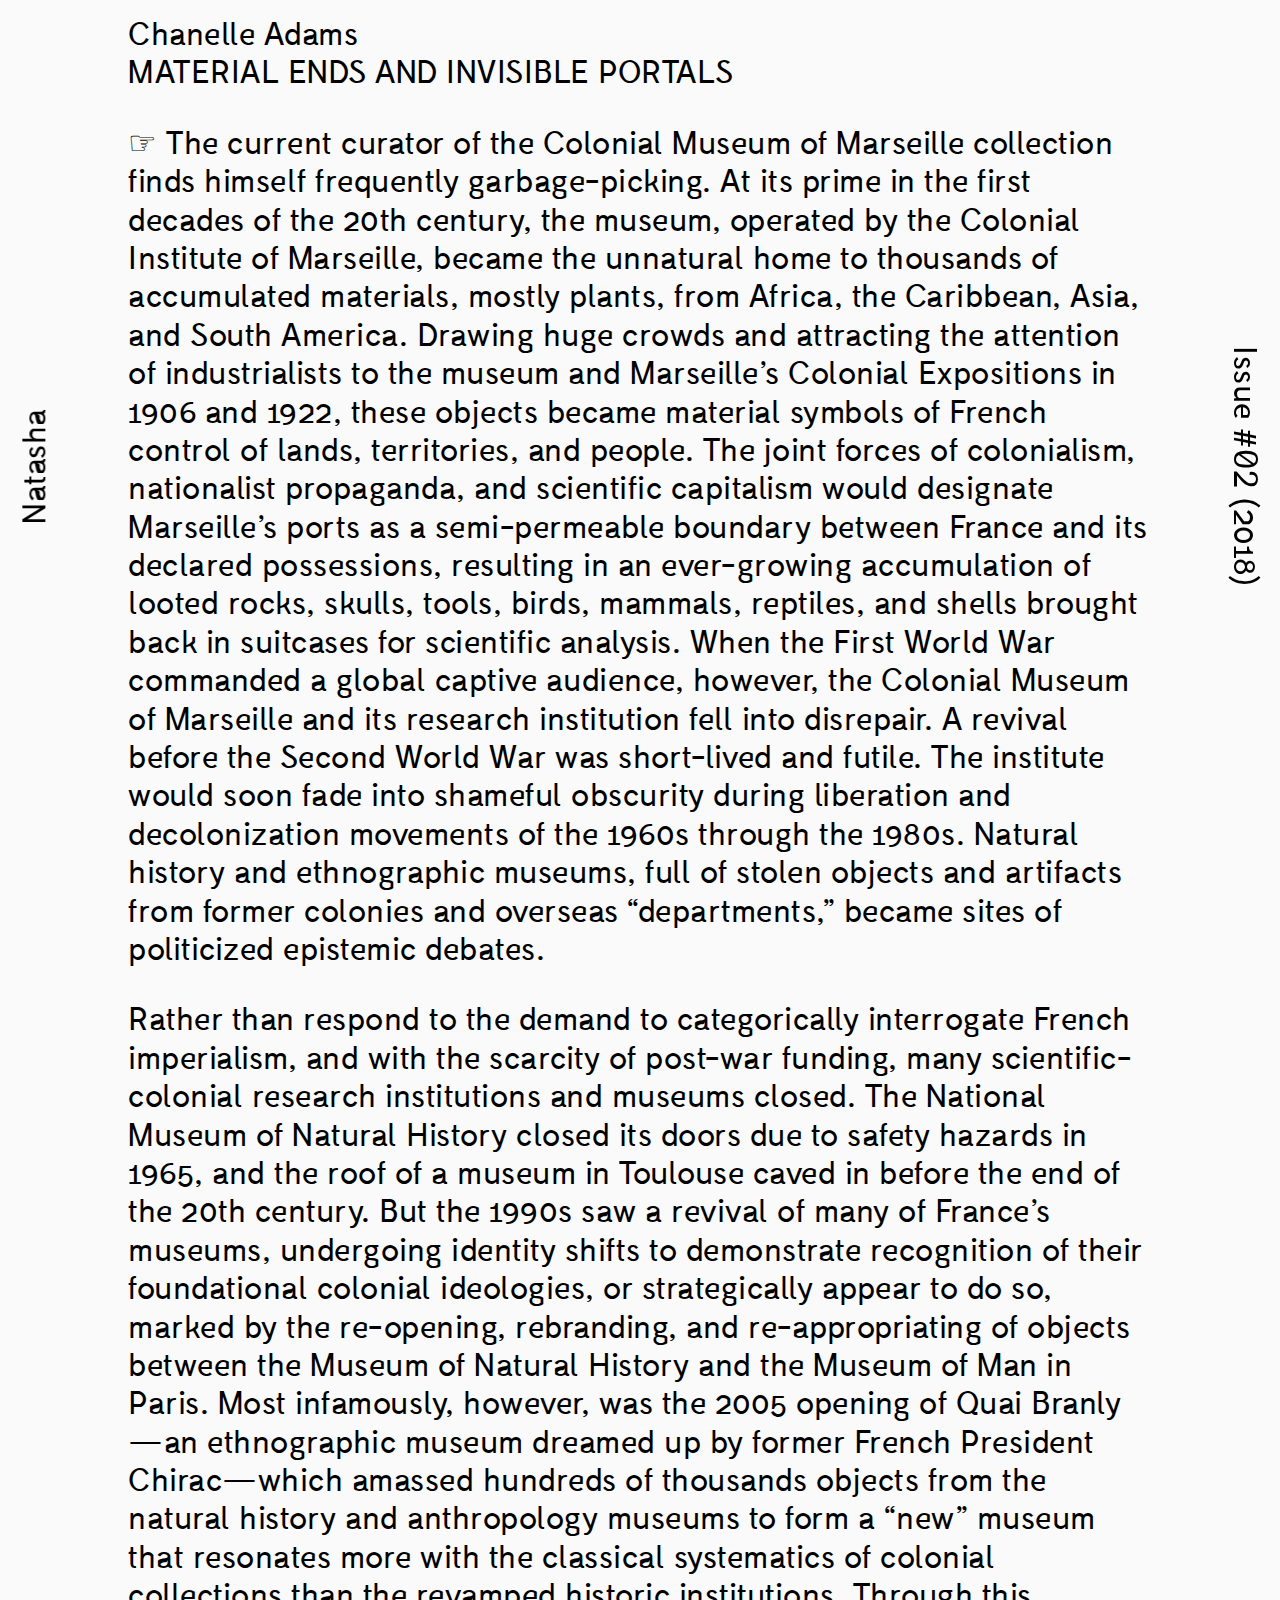
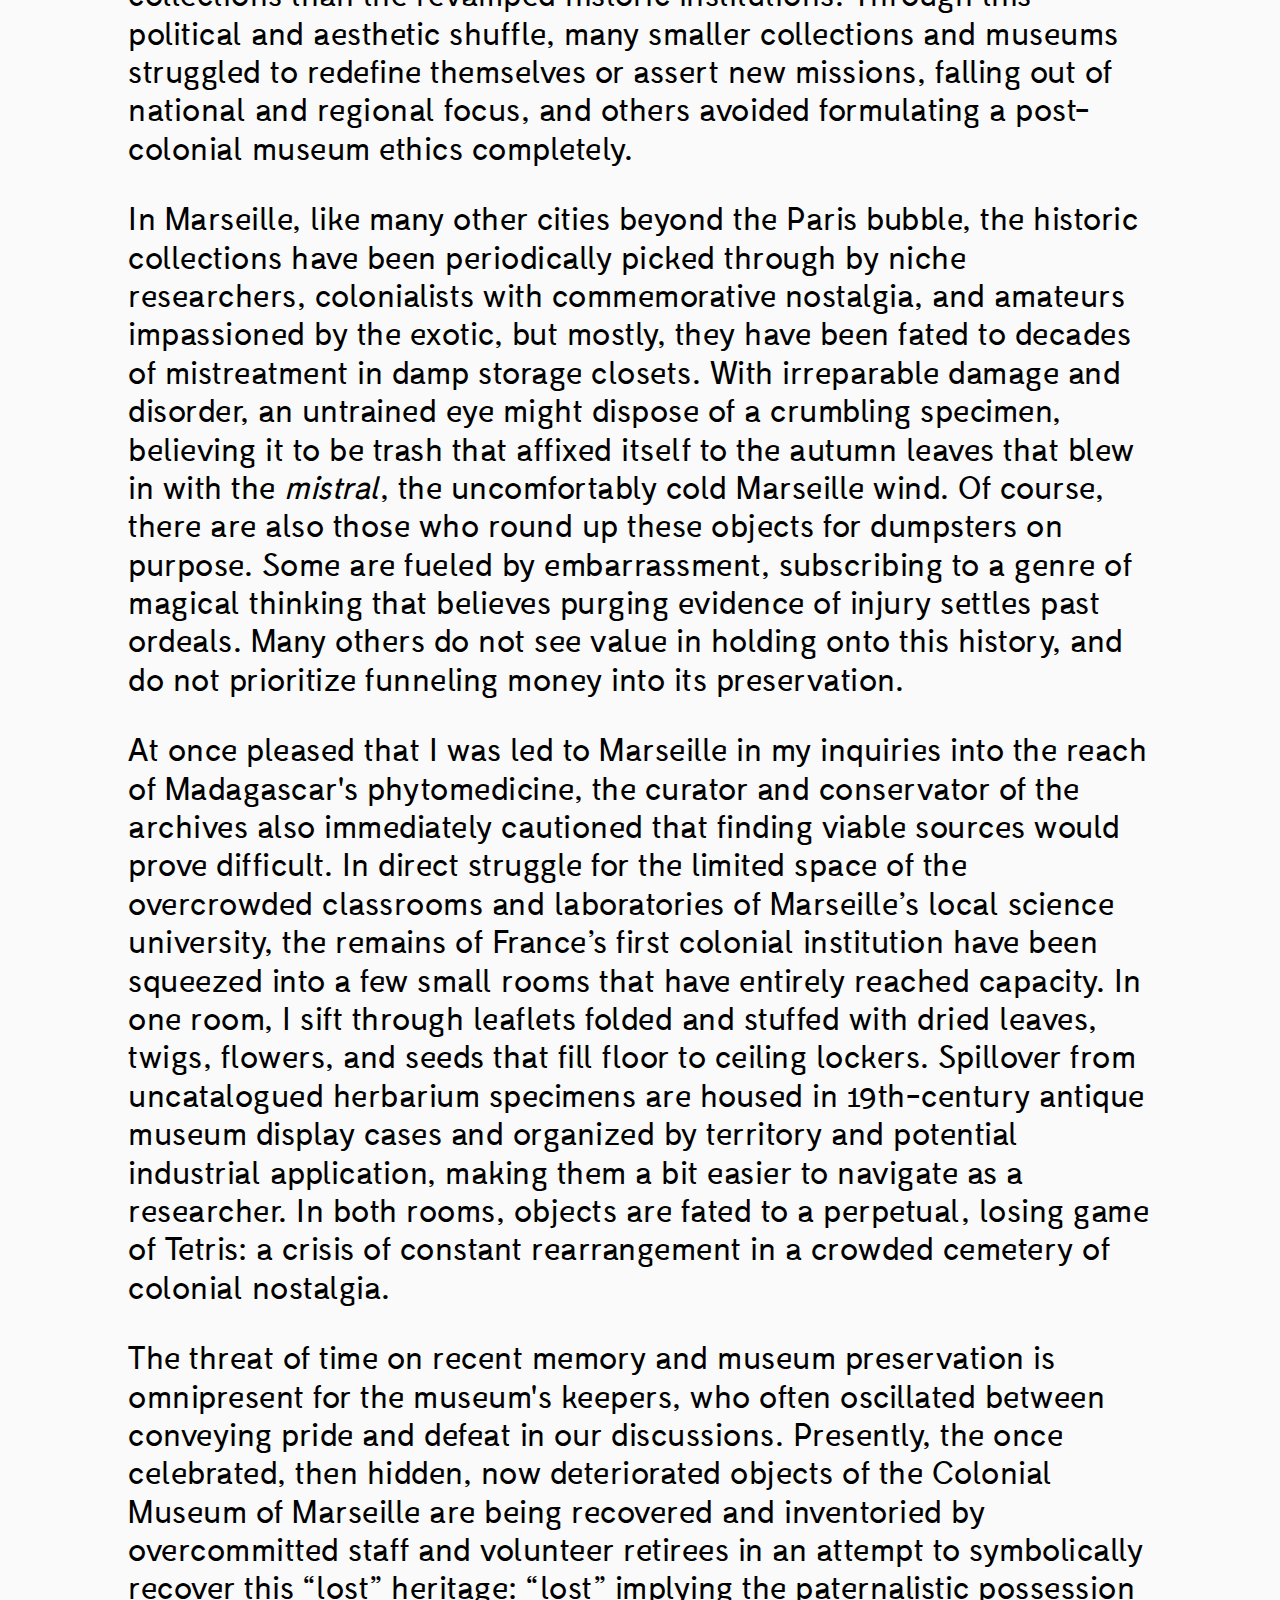
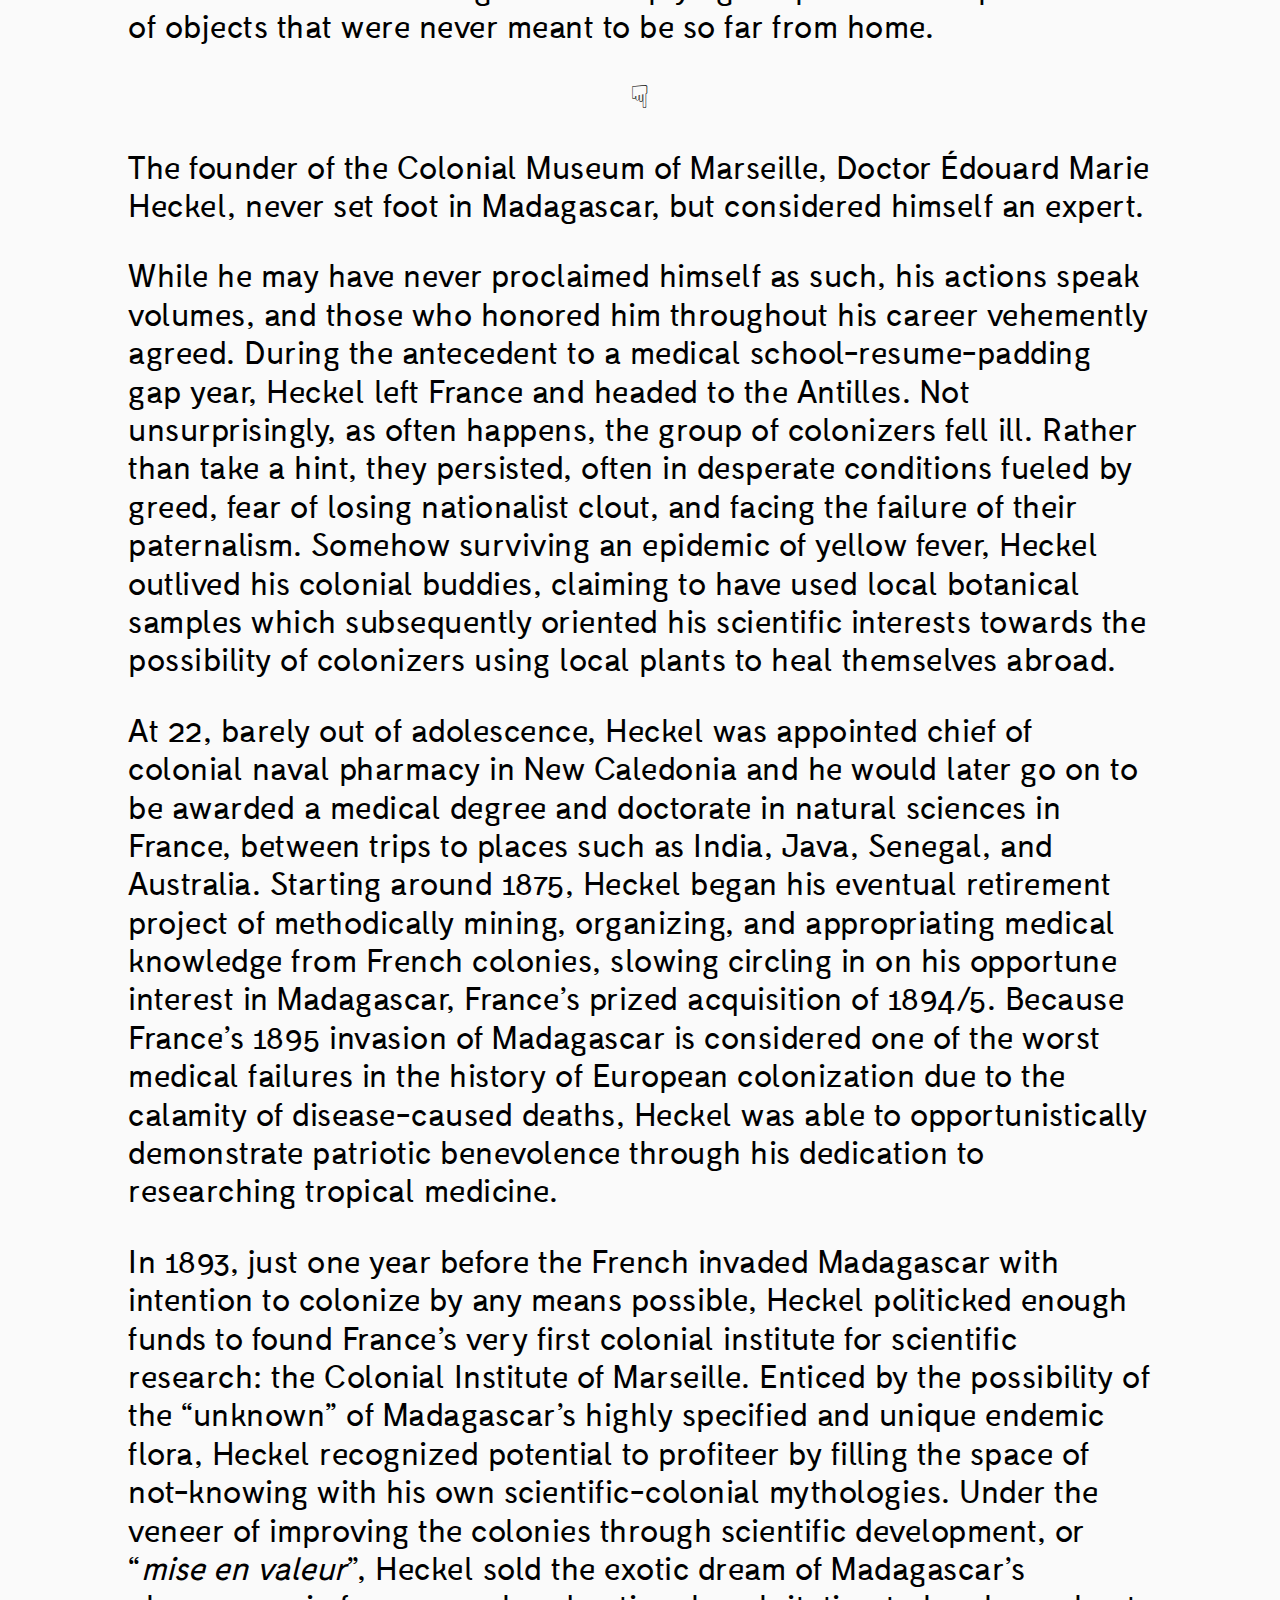
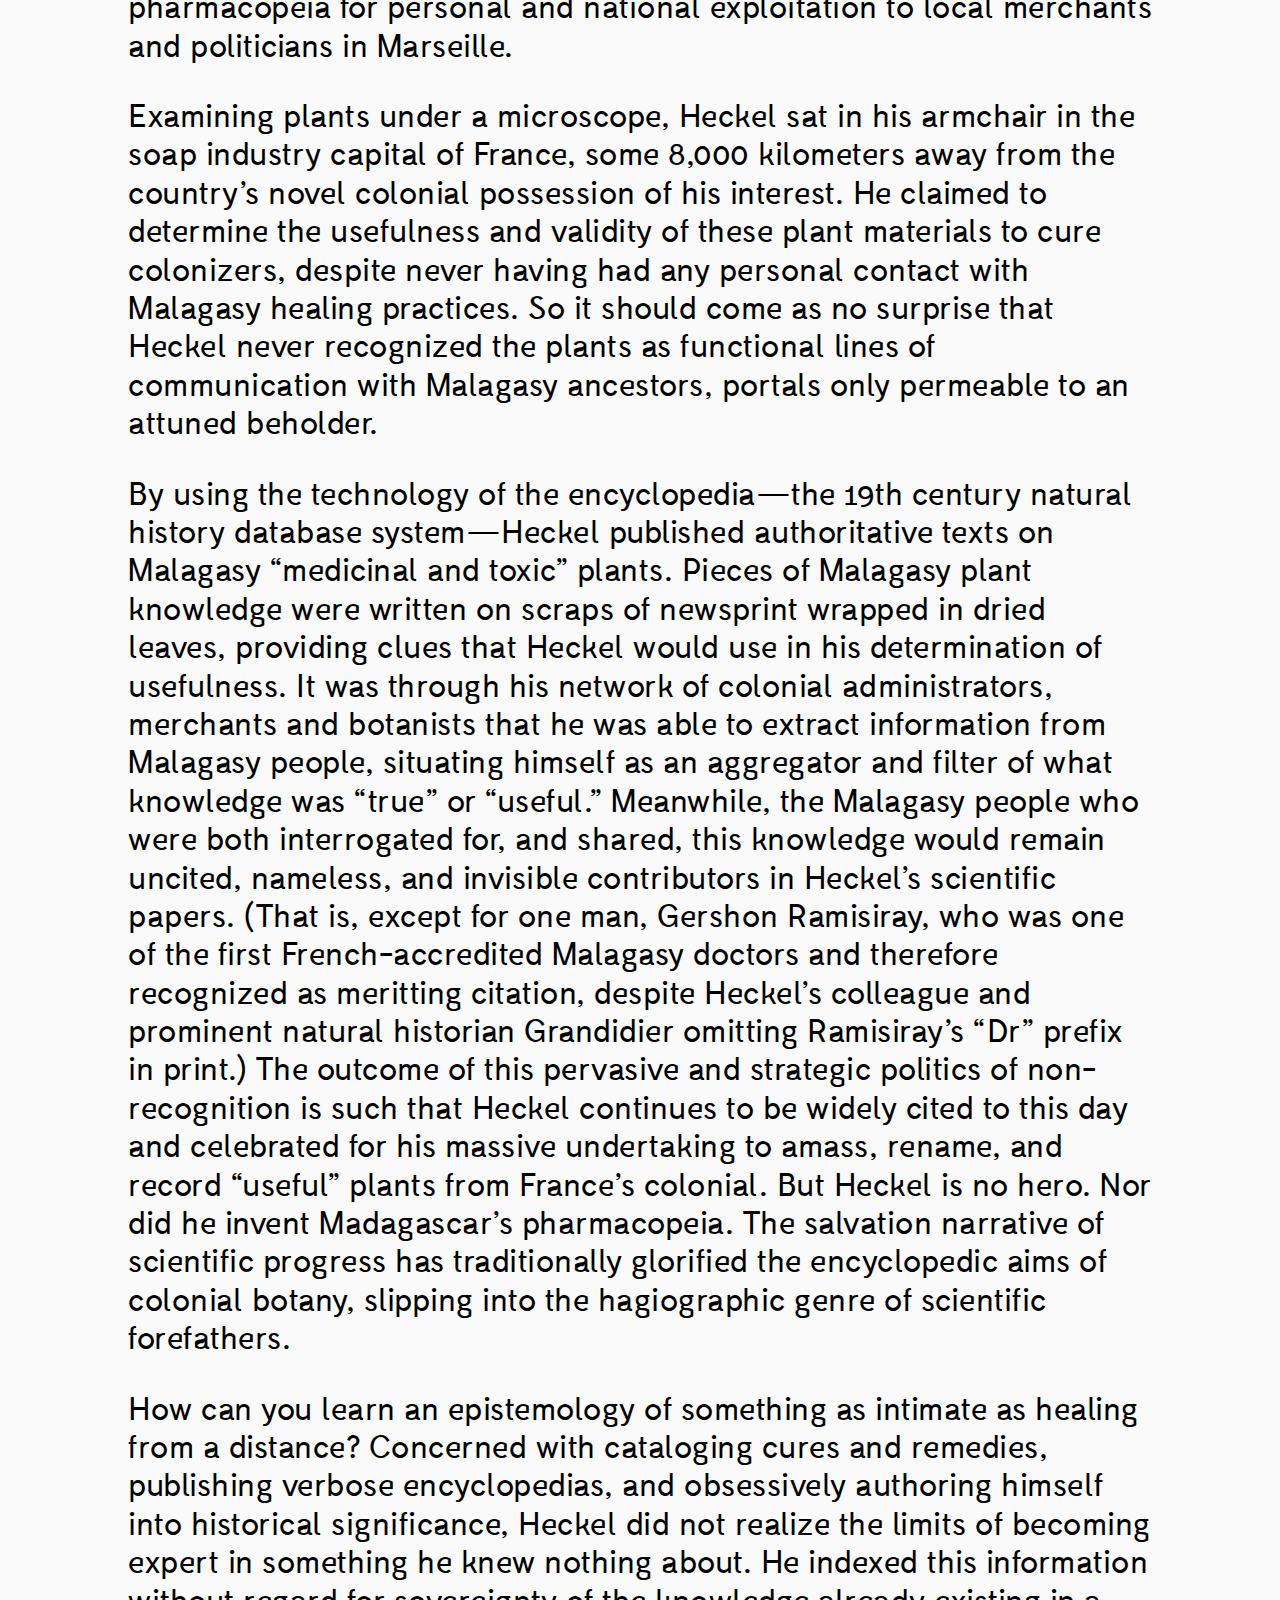
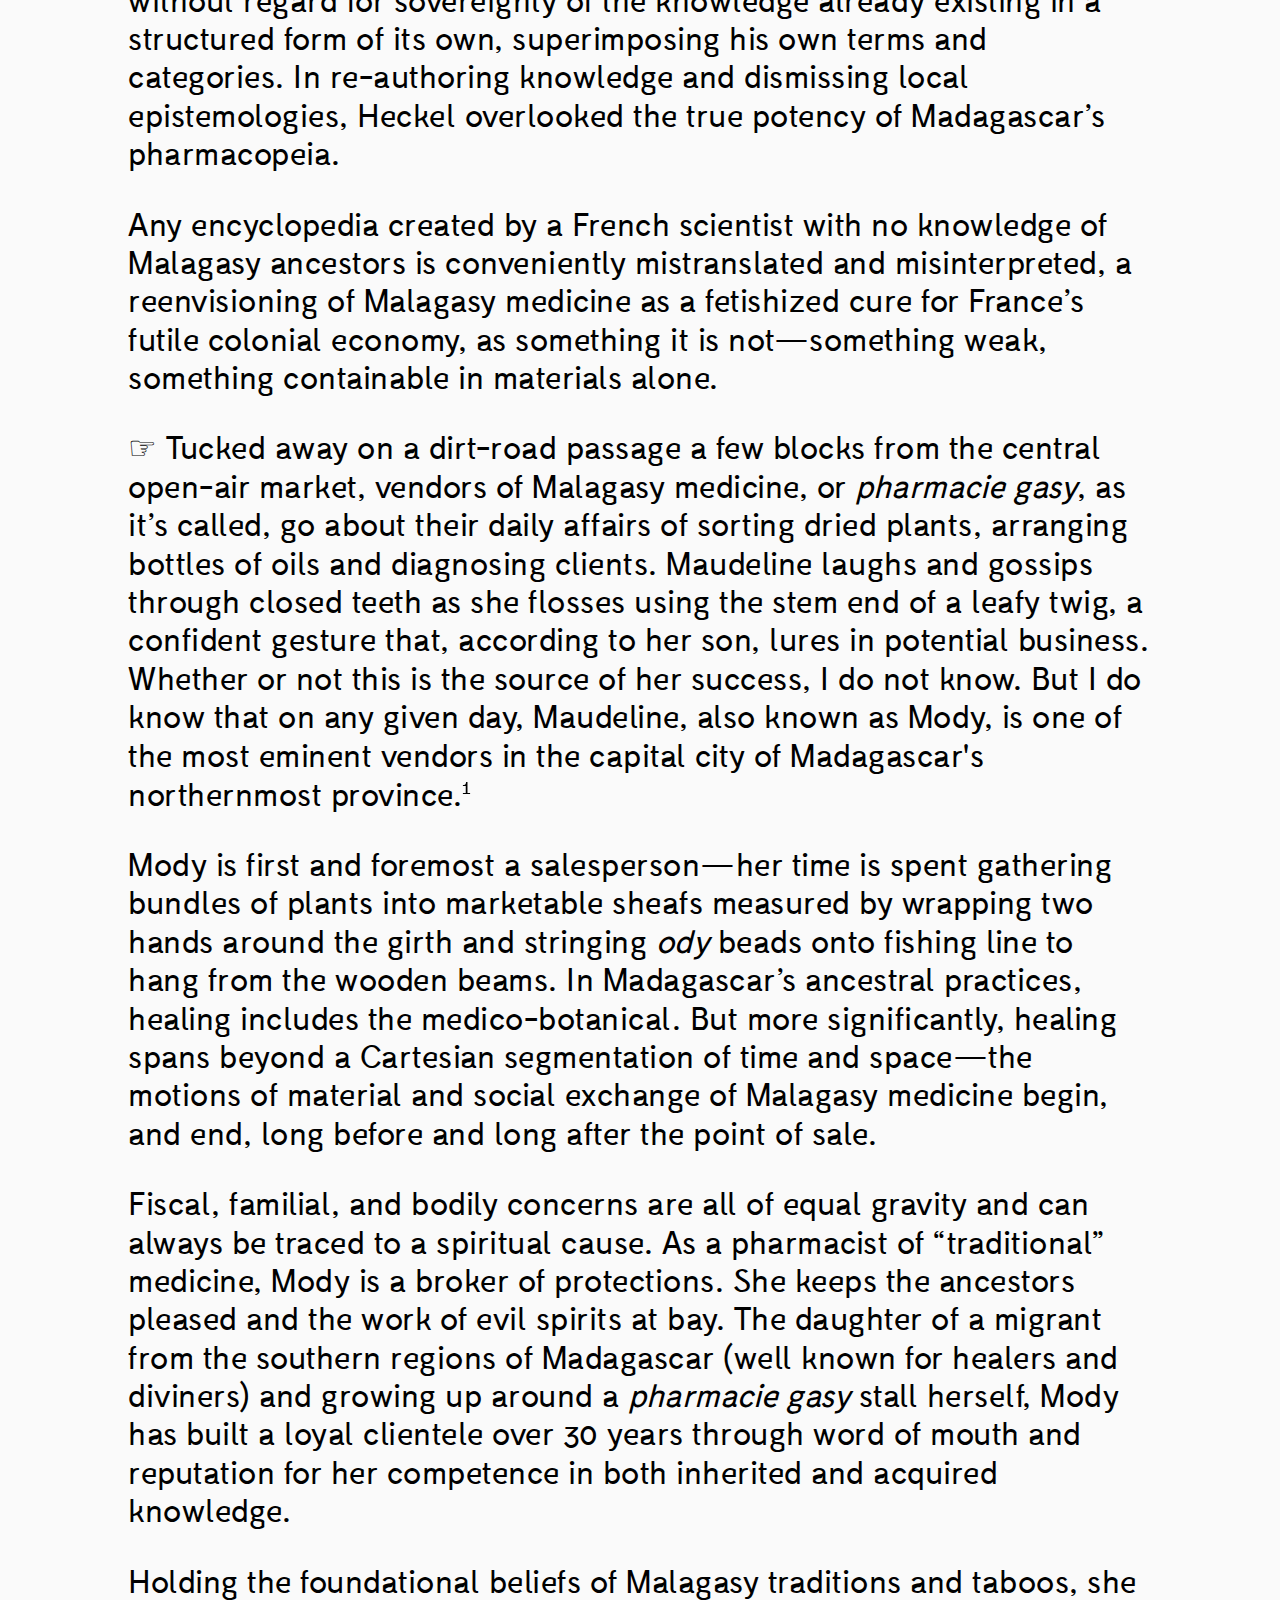
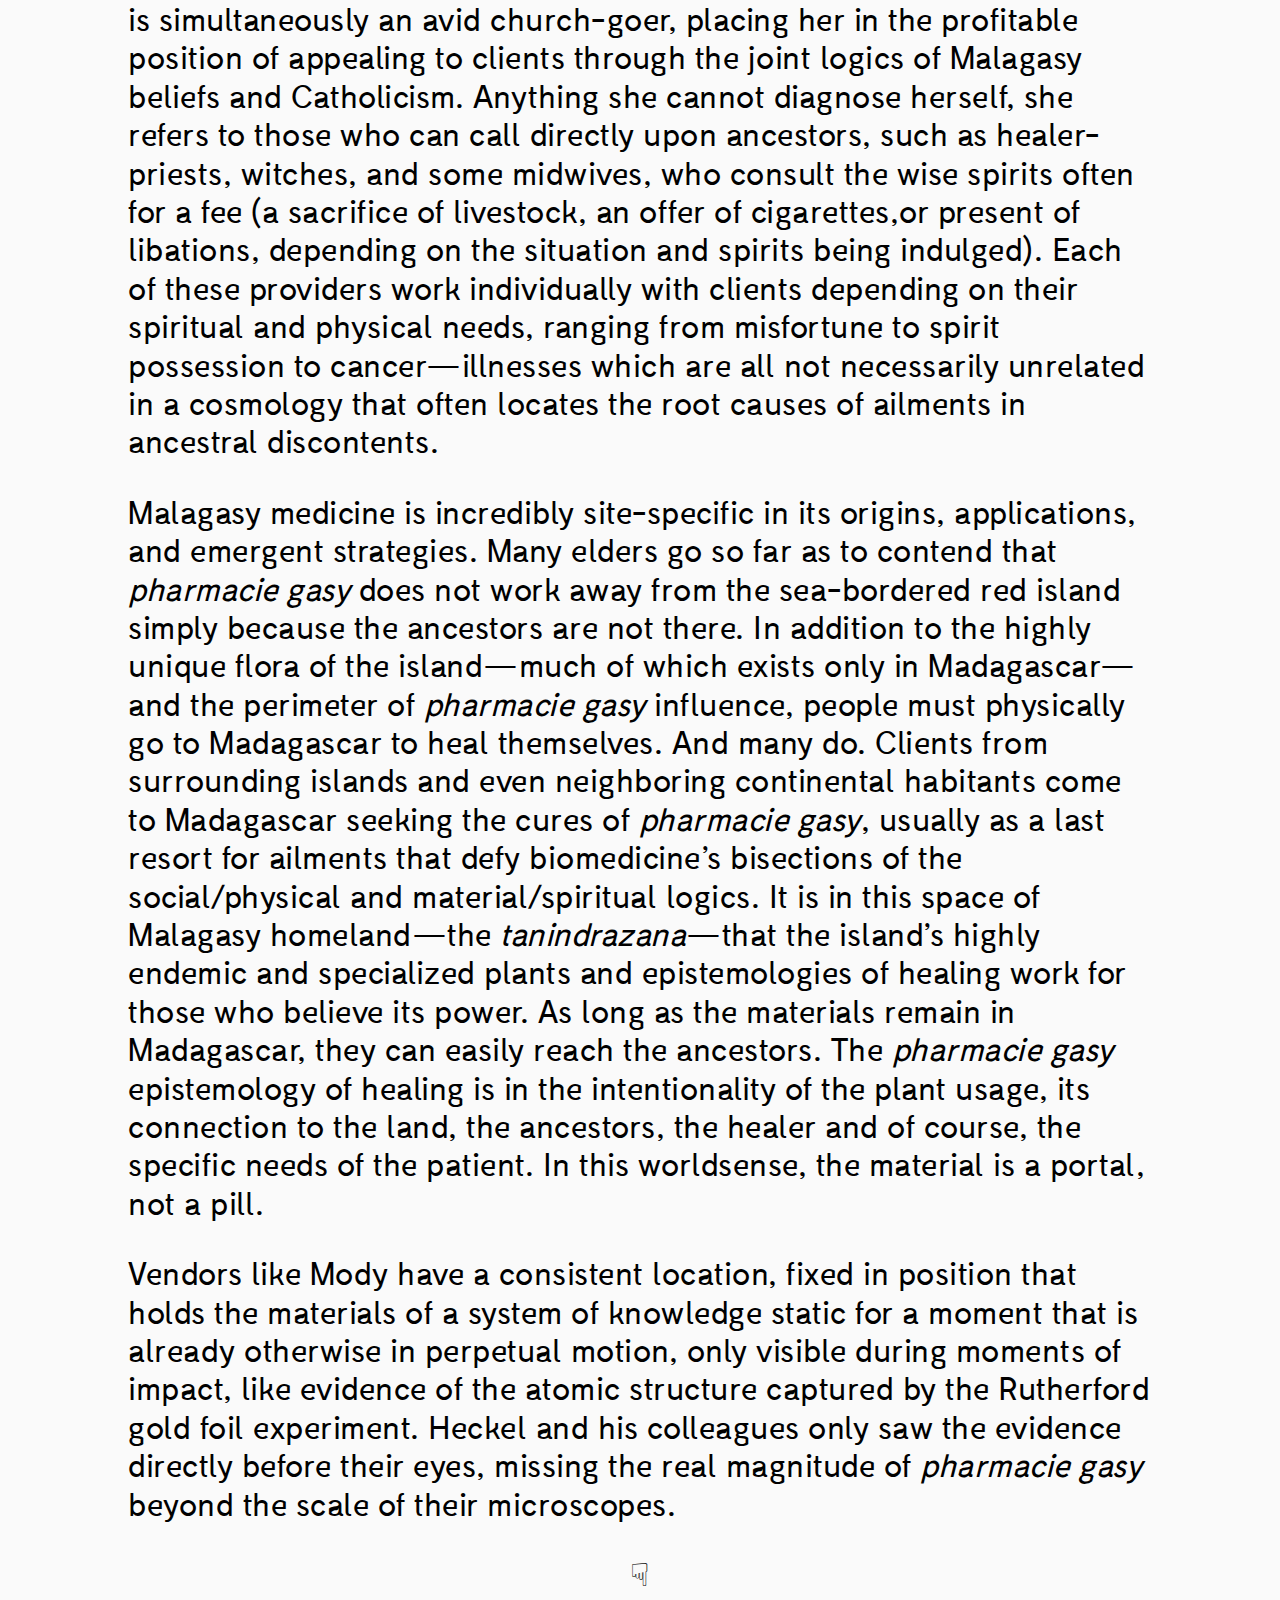
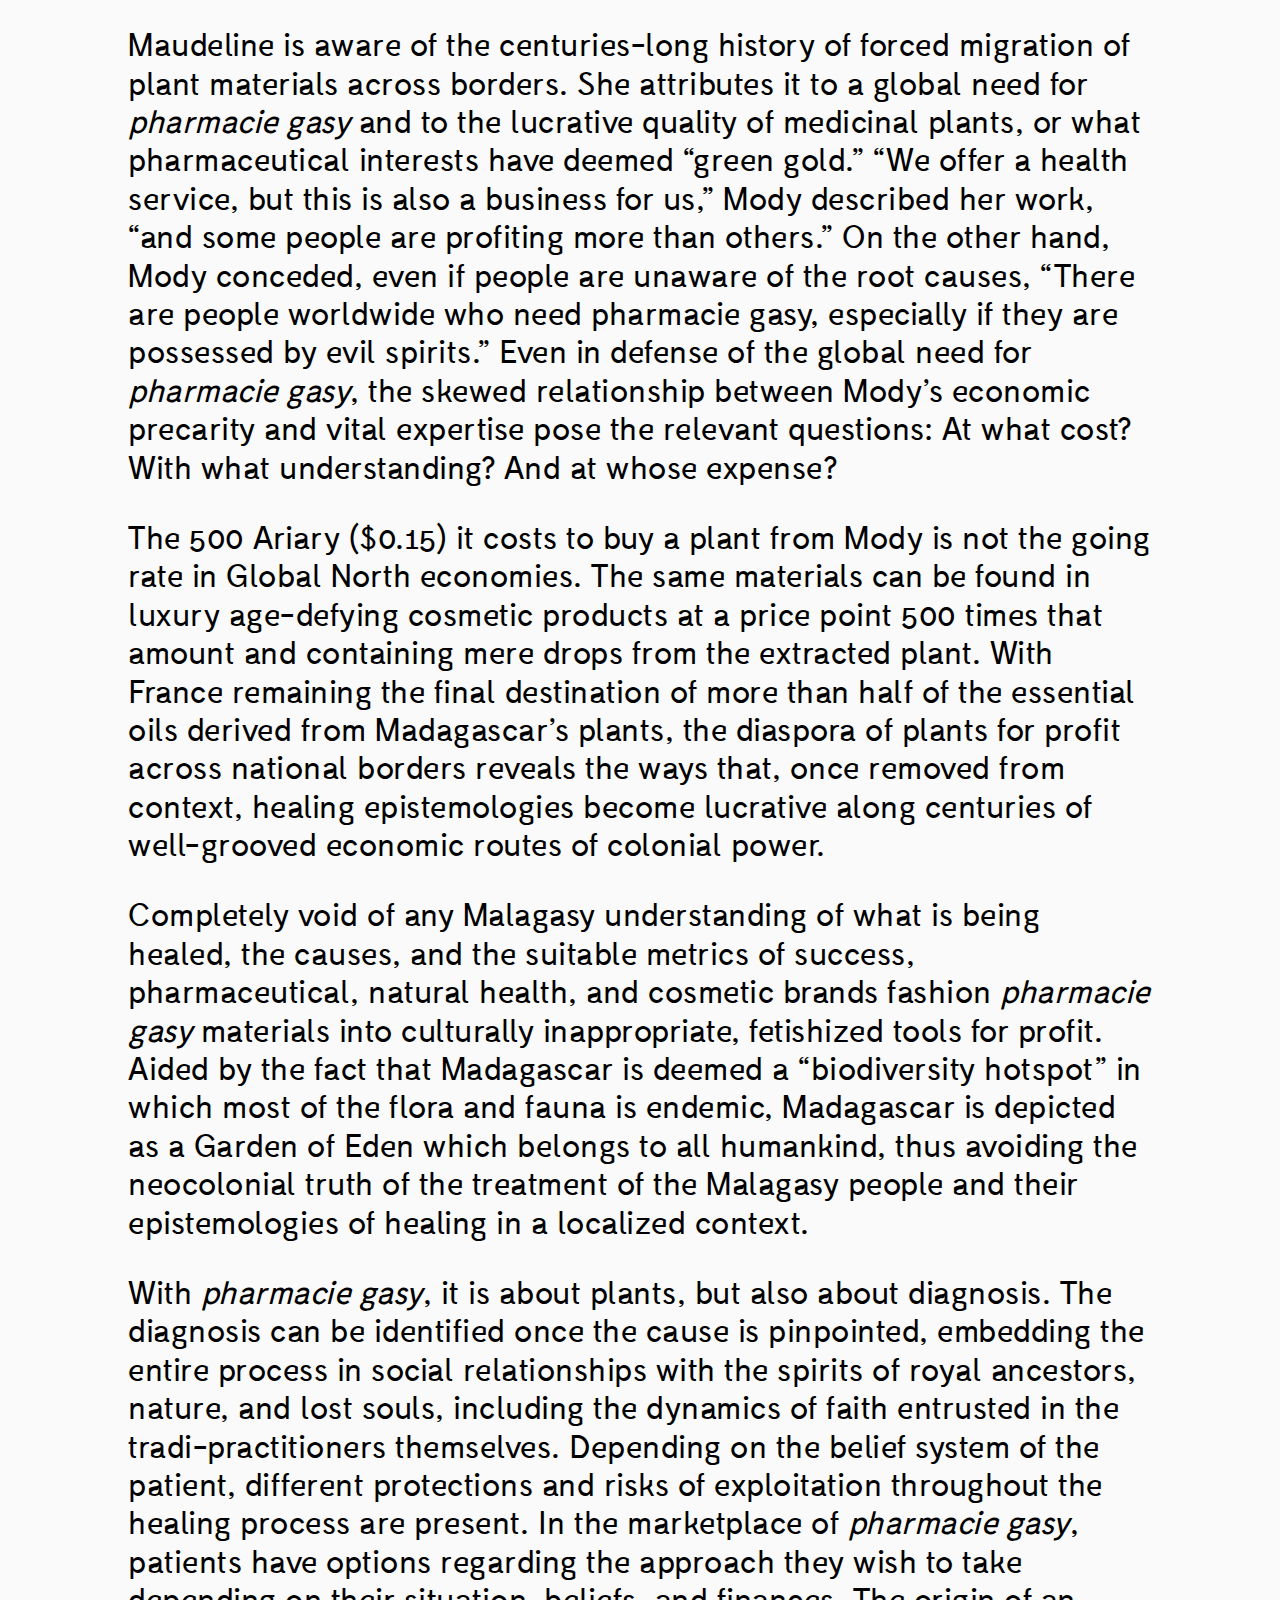
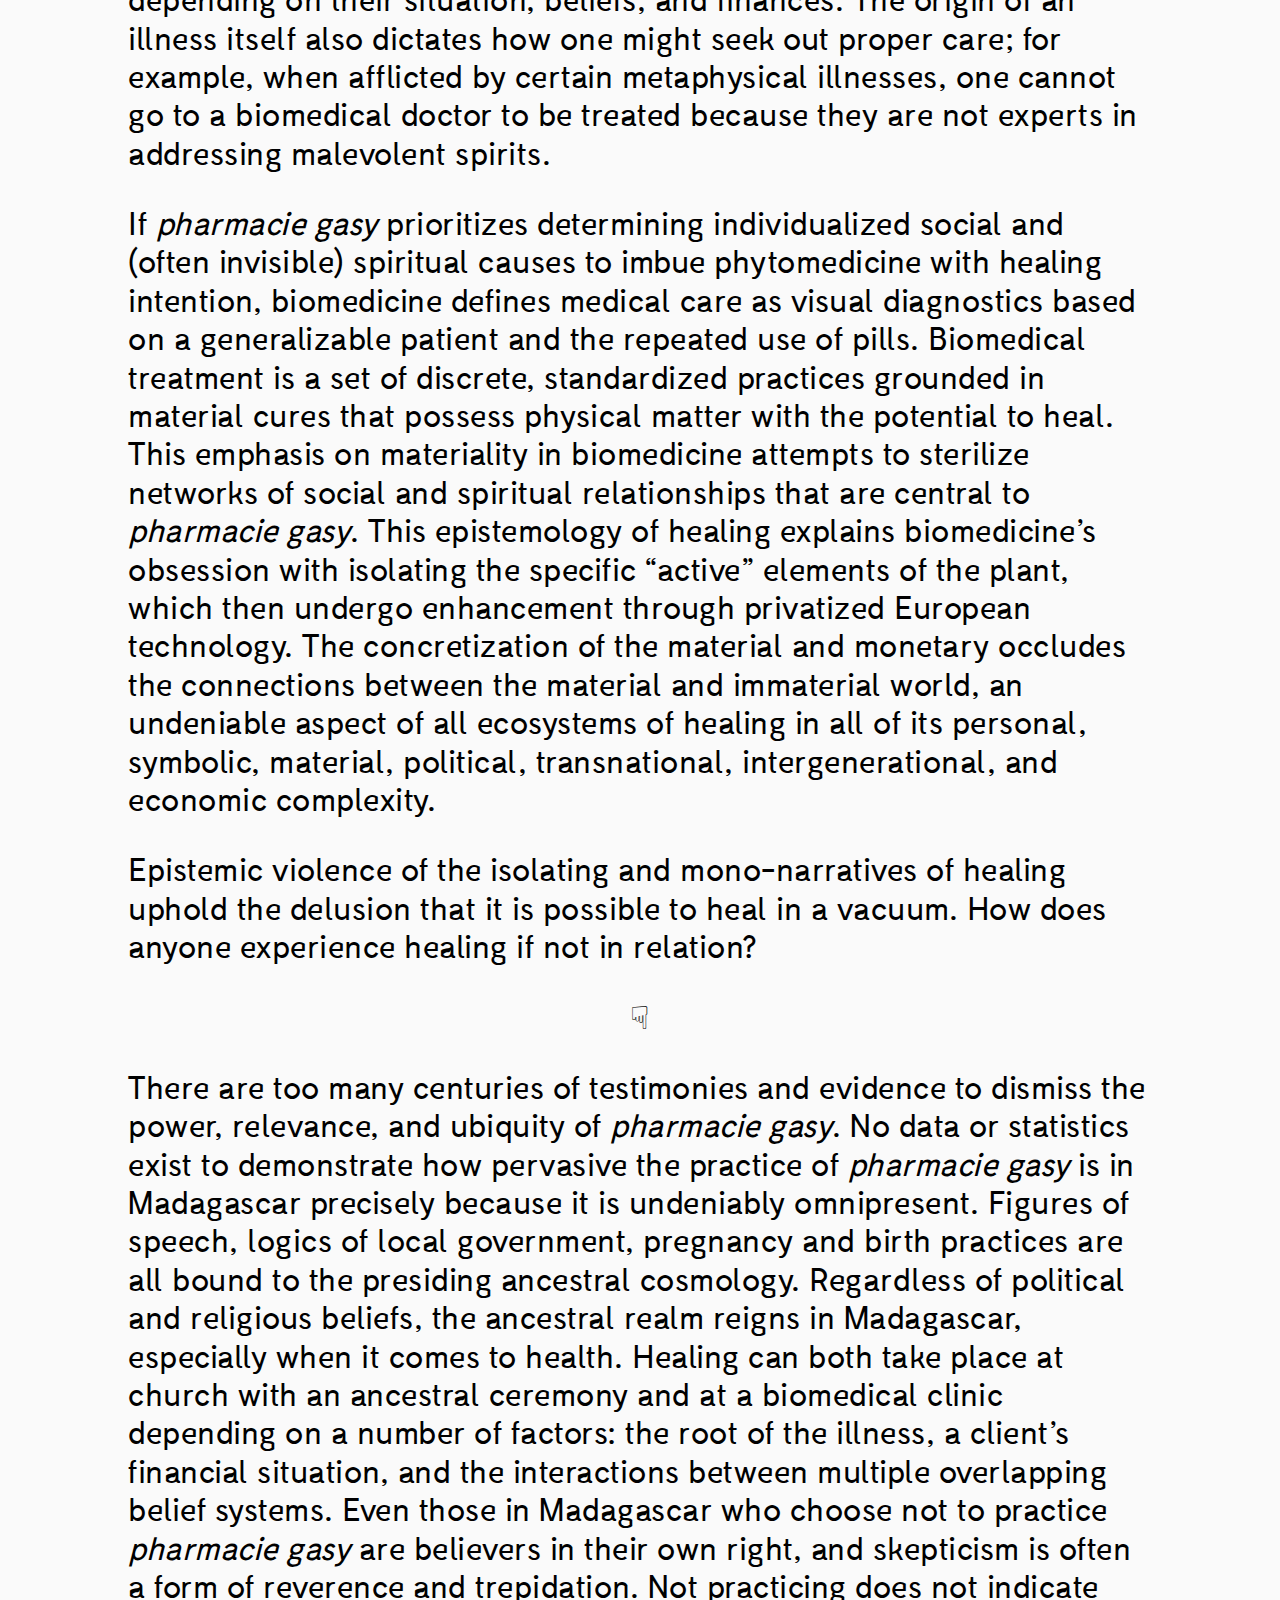
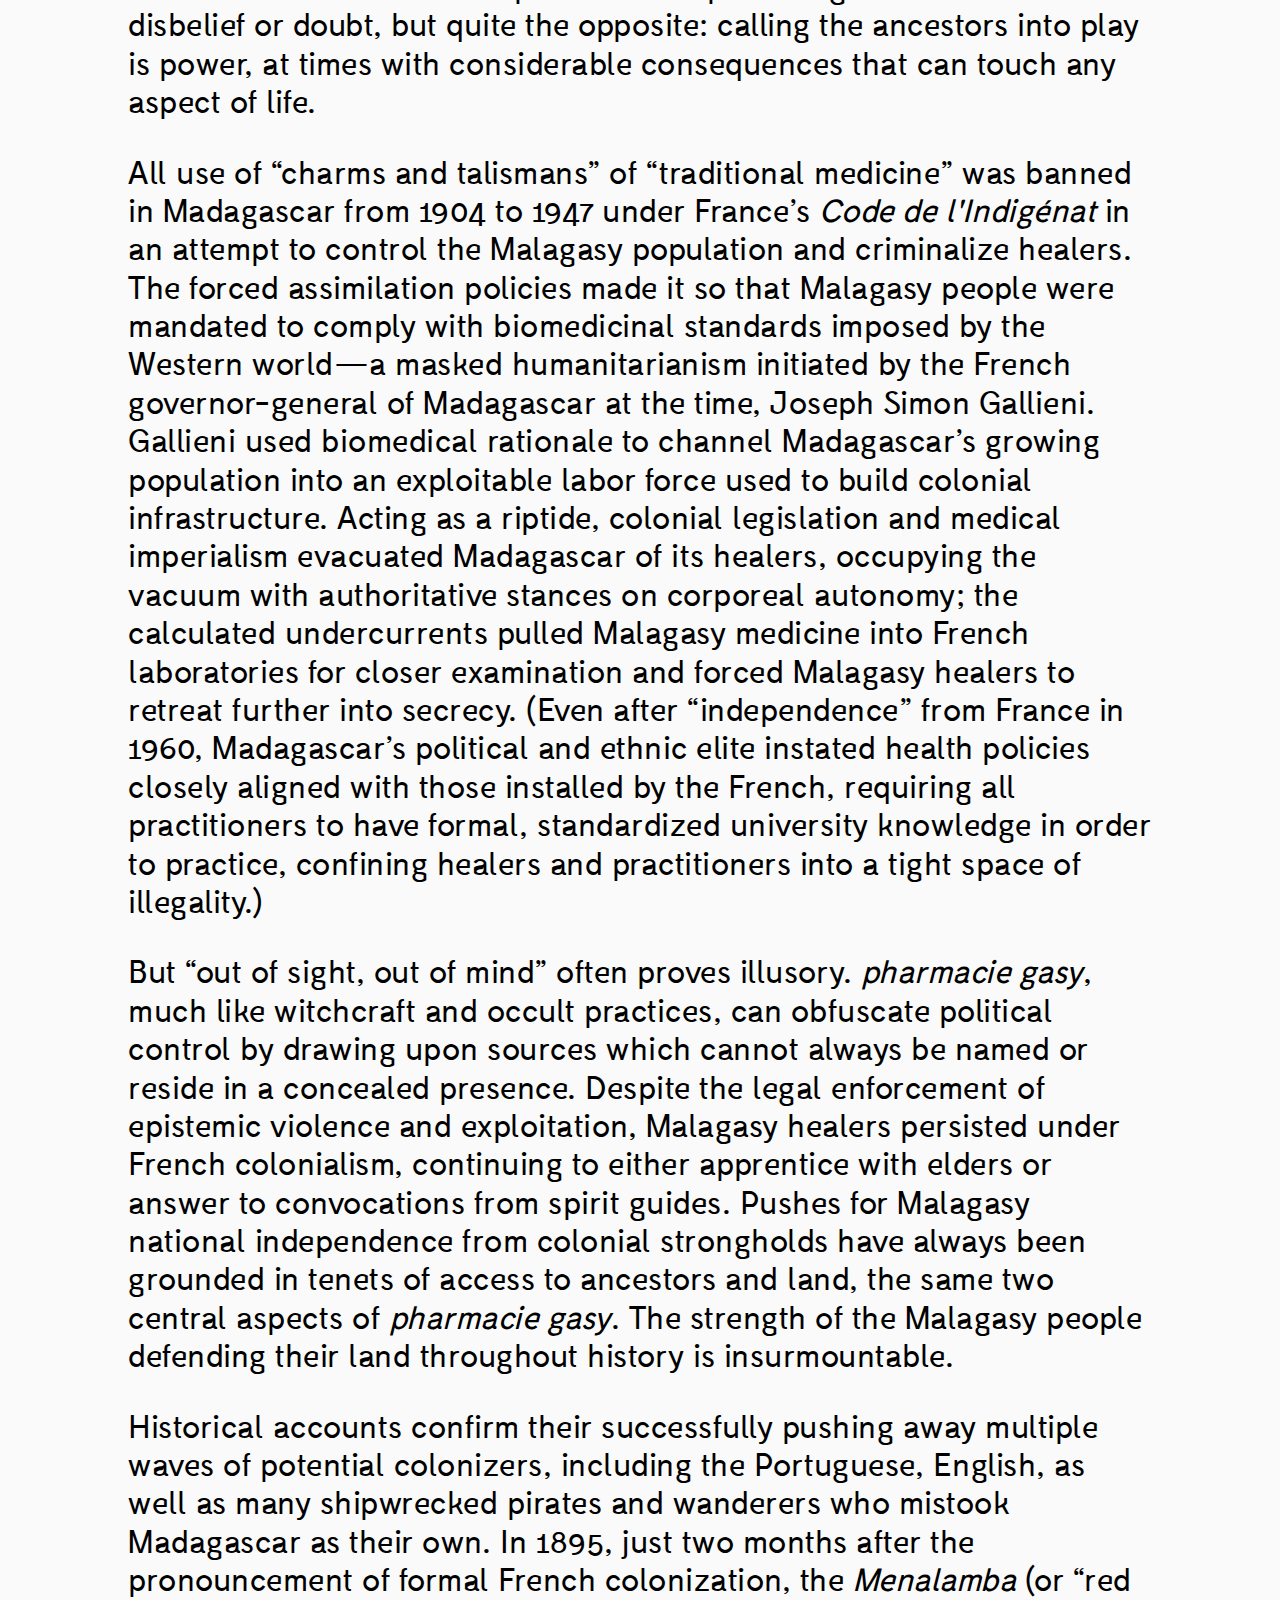
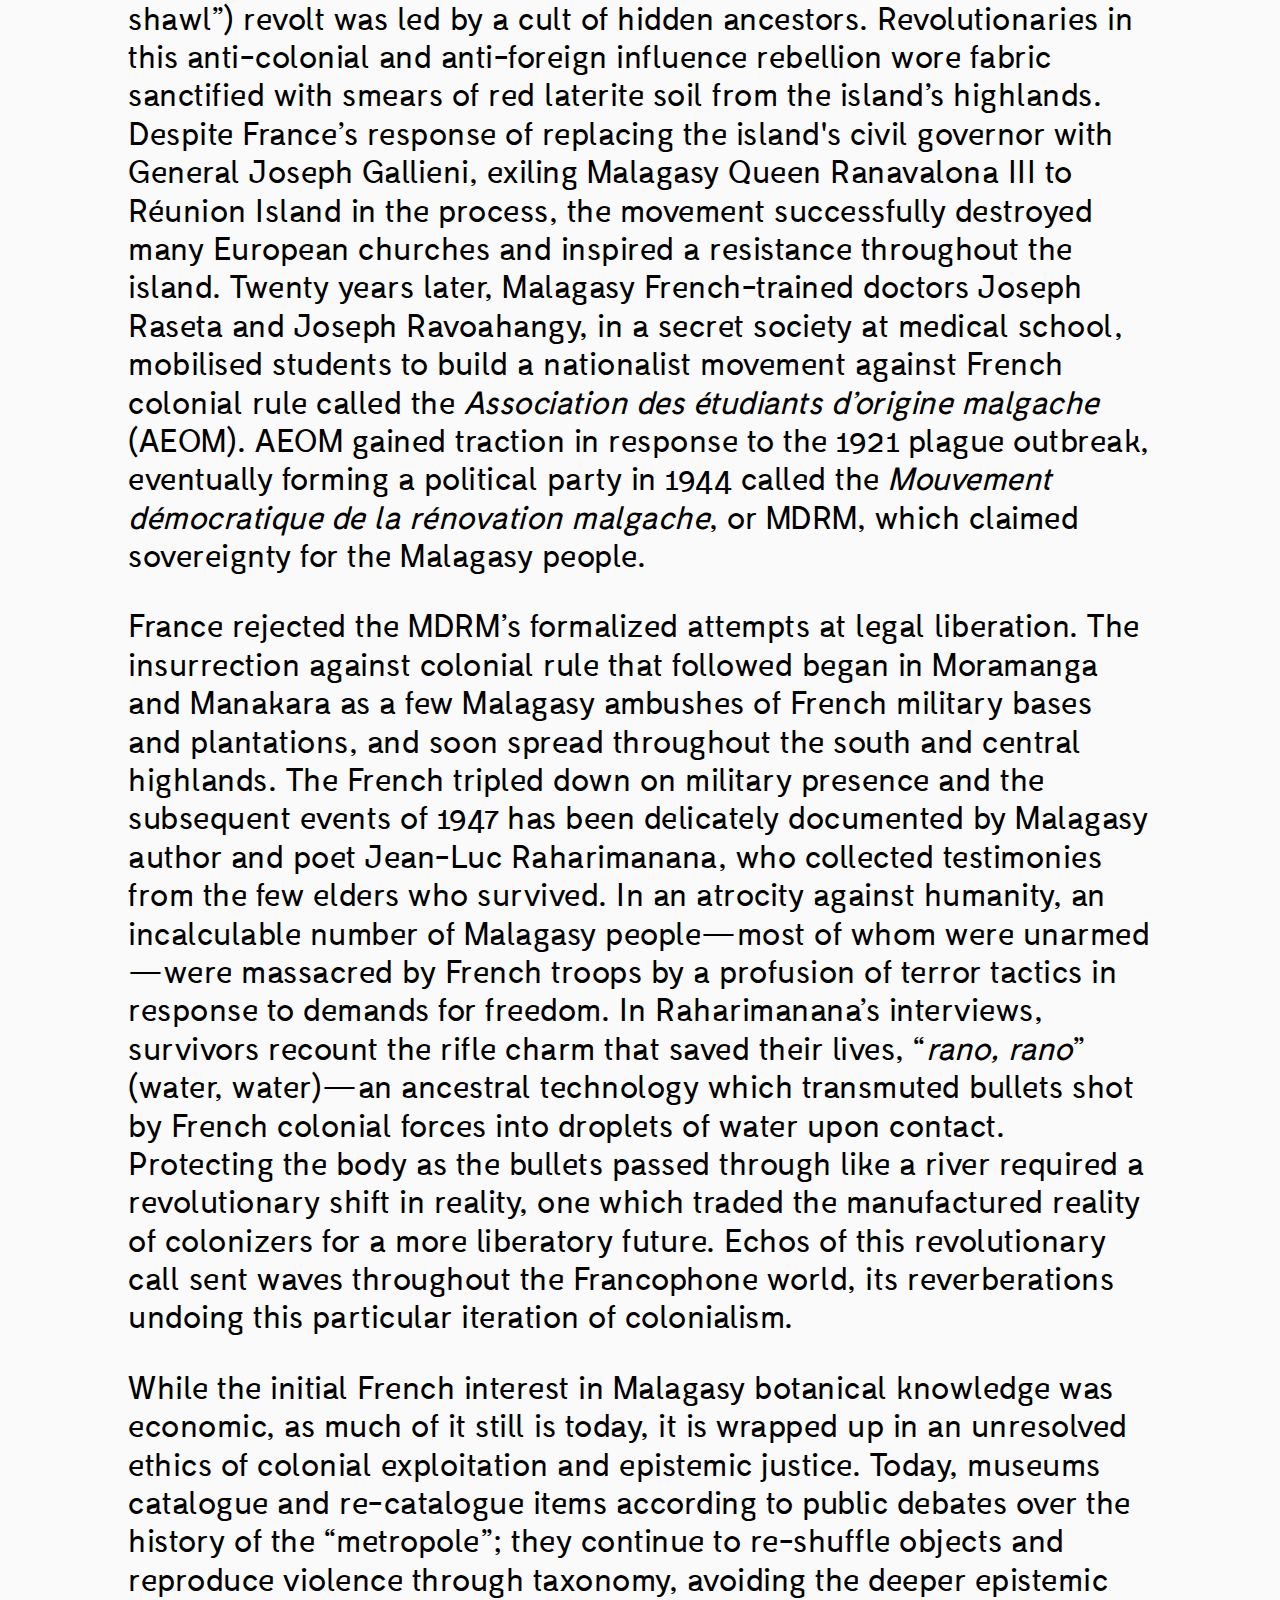
<file: articles/material-ends-and-invisible-portals.html>
<!doctype html>
<html>
<head>
<meta charset="UTF-8">
<title>Chanelle Adams, MATERIAL ENDS AND INVISIBLE PORTALS - Natasha (2017–2019)</title>
<link href="../css/style.css" rel="stylesheet" type="text/css">

</head>

<body>

  <div class="running-head-left"><a href="../index.html">Natasha</a></div>
  <div class="running-head-right">Issue <span class="num">#02</span>&nbsp;(2018)</div>
  <div class="article-container">

Chanelle Adams<br>
MATERIAL ENDS AND INVISIBLE PORTALS

<p>☞ The current curator of the Colonial Museum of Marseille collection finds himself frequently garbage-picking. At its prime in the first decades of the 20th century, the museum, operated by the Colonial Institute of Marseille, became the unnatural home to thousands of accumulated materials, mostly plants, from Africa, the Caribbean, Asia, and South America. Drawing huge crowds and attracting the attention of industrialists to the museum and Marseille’s Colonial Expositions in 1906 and 1922, these objects became material symbols of French control of lands, territories, and people. The joint forces of colonialism, nationalist propaganda, and scientific capitalism would designate Marseille’s ports as a semi-permeable boundary between France and its declared possessions, resulting in an ever-growing accumulation of looted rocks, skulls, tools, birds, mammals, reptiles, and shells brought back in suitcases for scientific analysis. When the First World War commanded a global captive audience, however, the Colonial Museum of Marseille and its research institution fell into disrepair. A revival before the Second World War was short-lived and futile. The institute would soon fade into shameful obscurity during liberation and decolonization movements of the 1960s through the 1980s. Natural history and ethnographic museums, full of stolen objects and artifacts from former colonies and overseas “departments,” became sites of politicized epistemic debates.</p>

<p>Rather than respond to the demand to categorically interrogate French imperialism, and with the scarcity of post-war funding, many scientific-colonial research institutions and museums closed. The National Museum of Natural History closed its doors due to safety hazards in 1965, and the roof of a museum in Toulouse caved in before the end of the 20th century. But the 1990s saw a revival of many of France’s museums, undergoing identity shifts to demonstrate recognition of their foundational colonial ideologies, or strategically appear to do so, marked by the re-opening, rebranding, and re-appropriating of objects between the Museum of Natural History and the Museum of Man in Paris. Most infamously, however, was the 2005 opening of Quai Branly—an ethnographic museum dreamed up by former French President Chirac—which amassed hundreds of thousands objects from the natural history and anthropology museums to form a “new” museum that resonates more with the classical systematics of colonial collections than the revamped historic institutions. Through this political and aesthetic shuffle, many smaller collections and museums struggled to redefine themselves or assert new missions, falling out of national and regional focus, and others avoided formulating a post-colonial museum ethics completely. </p>

<p>In Marseille, like many other cities beyond the Paris bubble, the historic collections have been periodically picked through by niche researchers, colonialists with commemorative nostalgia, and amateurs impassioned by the exotic, but mostly, they have been fated to decades of mistreatment in damp storage closets. With irreparable damage and disorder, an untrained eye might dispose of a crumbling specimen, believing it to be trash that affixed itself to the autumn leaves that blew in with the <i>mistral</i>, the uncomfortably cold Marseille wind.  Of course, there are also those who round up these objects for dumpsters on purpose. Some are fueled by embarrassment, subscribing to a genre of magical thinking that believes purging evidence of injury settles past ordeals. Many others do not see value in holding onto this history, and do not prioritize funneling money into its preservation.</p>

<p>At once pleased that I was led to Marseille in my inquiries into the reach of Madagascar's phytomedicine, the curator and conservator of the archives also immediately cautioned that finding viable sources would prove difficult. In direct struggle for the limited space of the overcrowded classrooms and laboratories of Marseille’s local science university, the remains of France’s first colonial institution have been squeezed into a few small rooms that have entirely reached capacity. In one room, I sift through leaflets folded and stuffed with dried leaves, twigs, flowers, and seeds that fill floor to ceiling lockers. Spillover from uncatalogued herbarium specimens are housed in 19th-century antique museum display cases and organized by territory and potential industrial application, making them a bit easier to navigate as a researcher. In both rooms, objects are fated to a perpetual, losing game of Tetris: a crisis of constant rearrangement in a crowded cemetery of colonial nostalgia.</p>

<p>The threat of time on recent memory and museum preservation is omnipresent for the museum's keepers, who often oscillated between conveying pride and defeat in our discussions. Presently, the once celebrated, then hidden, now deteriorated objects of the Colonial Museum of Marseille are being recovered and inventoried by overcommitted staff and volunteer retirees in an attempt to symbolically recover this “lost” heritage: “lost” implying the paternalistic possession of objects that were never meant to be so far from home.</p>

<p class="center">☟</p>

<p>The founder of the Colonial Museum of Marseille, Doctor Édouard Marie Heckel, never set foot in Madagascar, but considered himself an expert.</p>

<p>While he may have never proclaimed himself as such, his actions speak volumes, and those who honored him throughout his career vehemently agreed. During the antecedent to a medical school-resume-padding gap year, Heckel left France and headed to the Antilles. Not unsurprisingly, as often happens, the group of colonizers fell ill. Rather than take a hint, they persisted, often in desperate conditions fueled by greed, fear of losing nationalist clout, and facing the failure of their paternalism. Somehow surviving an epidemic of yellow fever, Heckel outlived his colonial buddies, claiming to have used local botanical samples which subsequently oriented his scientific interests towards the possibility of colonizers using local plants to heal themselves abroad.</p>

<p>At 22, barely out of adolescence, Heckel was appointed chief of colonial naval pharmacy in New Caledonia and he would later go on to be awarded a medical degree and doctorate in natural sciences in France, between trips to places such as India, Java, Senegal, and Australia. Starting around 1875, Heckel began his eventual retirement project of methodically mining, organizing, and appropriating medical knowledge from French colonies, slowing circling in on his opportune interest in Madagascar, France’s prized acquisition of 1894/5. Because France’s 1895 invasion of Madagascar is considered one of the worst medical failures in the history of European colonization due to the calamity of disease-caused deaths, Heckel was able to opportunistically demonstrate patriotic benevolence through his dedication to researching tropical medicine.</p>

<p>In 1893, just one year before the French invaded Madagascar with intention to colonize by any means possible, Heckel politicked enough funds to found France’s very first colonial institute for scientific research: the Colonial Institute of Marseille. Enticed by the possibility of the “unknown” of Madagascar’s highly specified and unique endemic flora, Heckel recognized potential to profiteer by filling the space of not-knowing with his own scientific-colonial mythologies. Under the veneer of improving the colonies through scientific development, or “<i>mise en valeur</i>”, Heckel sold the exotic dream of Madagascar’s pharmacopeia for personal and national exploitation to local merchants and politicians in Marseille.</p>

<p>Examining plants under a microscope, Heckel sat in his armchair in the soap industry capital of France, some 8,000 kilometers away from the country’s novel colonial possession of his interest. He claimed to determine the usefulness and validity of these plant materials to cure colonizers, despite never having had any personal contact with Malagasy healing practices. So it should come as no surprise that Heckel never recognized the plants as functional lines of communication with Malagasy ancestors, portals only permeable to  an attuned beholder.</p>

<p>By using the technology of the encyclopedia—the 19th century natural history database system—Heckel published authoritative texts on Malagasy “medicinal and toxic” plants. Pieces of Malagasy plant knowledge were written on scraps of newsprint wrapped in dried leaves, providing clues that Heckel would use in his determination of usefulness. It was through his network of colonial administrators, merchants and botanists that he was able to extract information from Malagasy people, situating himself as an aggregator and filter of what knowledge was “true” or “useful.” Meanwhile, the Malagasy people who were both interrogated for, and shared, this knowledge would remain uncited, nameless, and invisible contributors in Heckel’s scientific papers. (That is, except for one man, Gershon Ramisiray, who was one of the first French-accredited Malagasy doctors and therefore recognized as meritting citation, despite Heckel’s colleague and prominent natural historian Grandidier omitting Ramisiray’s “Dr” prefix in print.) The outcome of this pervasive and strategic politics of non-recognition is such that Heckel continues to be widely cited to this day and celebrated for his massive undertaking to amass, rename, and record “useful” plants from France’s colonial. But Heckel is no hero. Nor did he invent Madagascar’s pharmacopeia. The salvation narrative of scientific progress has traditionally glorified the encyclopedic aims of colonial botany, slipping into the hagiographic genre of scientific forefathers.</p>

<p>How can you learn an epistemology of something as intimate as healing from a distance? Concerned with cataloging cures and remedies, publishing verbose encyclopedias, and obsessively authoring himself into historical significance, Heckel did not realize the limits of becoming expert in something he knew nothing about. He indexed this information
without regard for sovereignty of the knowledge already existing in a structured form of its own, superimposing his own terms and categories. In re-authoring knowledge and dismissing local epistemologies, Heckel overlooked the true potency of Madagascar’s pharmacopeia. </p>

<p>Any encyclopedia created by a French scientist with no knowledge of Malagasy ancestors is conveniently mistranslated and misinterpreted,  a reenvisioning of Malagasy medicine as a fetishized cure for France’s futile colonial economy, as something it is not—something weak, something containable in materials alone.</p>

<p>☞ Tucked away on a dirt-road passage a few blocks from the central open-air market, vendors of Malagasy medicine, or <i>pharmacie gasy</i>, as it’s called, go about their daily affairs of sorting dried plants, arranging bottles of oils and diagnosing clients. Maudeline laughs and gossips through closed teeth as she flosses using the stem end of a leafy twig, a confident gesture that, according to her son, lures in potential business. Whether or not this is the source of her success, I do not know. But I do know that on any given day, Maudeline, also known as Mody, is one of the most eminent vendors in the capital city of Madagascar's northernmost province.<sup class="footnote"><a id="fnref-1" href="#fn-1">1</a></sup></p>

<p>Mody is first and foremost a salesperson—her time is spent gathering bundles of plants into marketable sheafs measured by wrapping two hands around the girth and stringing <i>ody</i> beads onto fishing line to hang from the wooden beams. In Madagascar’s ancestral practices, healing includes the medico-botanical. But more significantly, healing spans beyond a
Cartesian segmentation of time and space—the motions of material and social exchange of Malagasy medicine begin, and end, long before and long after the point of sale.</p>

<p>Fiscal, familial, and bodily concerns are all of equal gravity and can always be traced to a spiritual cause. As a pharmacist of “traditional” medicine, Mody is a broker of protections. She keeps the ancestors pleased and the work of evil spirits at bay. The daughter of a migrant from the southern regions of Madagascar (well known for healers and diviners) and growing up around a <i>pharmacie gasy</i> stall herself, Mody has built a loyal clientele over 30 years through word of mouth and reputation for her competence in both inherited and acquired knowledge.</p>

<p>Holding the foundational beliefs of Malagasy traditions and taboos, she is simultaneously an avid church-goer, placing her in the profitable position of appealing to clients through the joint logics of Malagasy beliefs and Catholicism. Anything she cannot diagnose herself, she refers to those who can call directly upon ancestors, such as healer-priests, witches, and some midwives, who consult the wise spirits often for a fee (a sacrifice of livestock, an offer of cigarettes,or present of libations, depending on the situation and spirits being indulged). Each of these providers work individually with clients depending on their spiritual and physical needs, ranging from misfortune to spirit possession to cancer—illnesses which are all not necessarily unrelated in a cosmology that often locates the root causes of ailments in ancestral discontents.</p>

<p>Malagasy medicine is incredibly site-specific in its origins, applications, and emergent strategies. Many elders go so far as to contend that <i>pharmacie gasy</i> does not work away from the sea-bordered red island simply because the ancestors are not there. In addition to the highly unique flora of the island—much of which exists only in Madagascar—and the perimeter of <i>pharmacie gasy</i> influence, people must physically go to Madagascar to heal themselves. And many do. Clients from surrounding islands and even neighboring continental habitants come to Madagascar seeking the cures of <i>pharmacie gasy</i>, usually as a last resort for ailments that defy biomedicine’s bisections of the social/physical and material/spiritual logics. It is in this space of Malagasy homeland—the <i>tanindrazana</i>—that the island’s highly endemic and specialized plants and epistemologies of healing work for those who believe its power. As long as the materials remain in Madagascar, they can easily reach the ancestors. The <i>pharmacie gasy</i> epistemology of healing is in the intentionality of the plant usage, its connection to the land, the ancestors, the healer and of course, the specific needs of the patient. In this worldsense, the material is a portal, not a pill.</p>

<p>Vendors like Mody have a consistent location, fixed in position that holds the materials of a system of knowledge static for a moment that is already otherwise in perpetual motion, only visible during moments of impact, like evidence of the atomic structure captured by the Rutherford gold foil experiment. Heckel and his colleagues only saw the evidence directly before their eyes, missing the real magnitude of <i>pharmacie gasy</i> beyond the scale of their microscopes.</p>

<p class="center">☟</p>

<p>Maudeline is aware of the centuries-long history of forced migration of plant materials across borders. She attributes it to a global need for <i>pharmacie gasy</i> and to the lucrative quality of medicinal plants, or what pharmaceutical interests have deemed “green gold.” “We offer a health service, but this is also a business for us,” Mody described her work, “and some people are profiting more than others.” On the other hand, Mody conceded, even if people are unaware of the root causes, “There are people worldwide who need p​harmacie gasy,​ especially if they are possessed by evil spirits.” Even in defense of the global need for <i>pharmacie gasy</i>, the skewed relationship between Mody’s economic precarity and vital expertise pose the relevant questions: At what cost? With what understanding? And at whose expense?</p>

<p>The 500 Ariary ($0.15) it costs to buy a plant from Mody is not the going rate in Global North economies. The same materials can be found in luxury age-defying cosmetic products at a price point 500 times that amount and containing mere drops from the extracted plant. With France remaining the final destination of more than half of the essential oils derived from Madagascar’s plants, the diaspora of plants for profit across national borders reveals the ways that, once removed from context, healing epistemologies become lucrative along centuries of well-grooved economic routes of colonial power.</p>

<p>Completely void of any Malagasy understanding of what is being healed, the causes, and the suitable metrics of success, pharmaceutical, natural health, and cosmetic brands fashion <i>pharmacie gasy</i> materials into culturally inappropriate, fetishized tools for profit. Aided by the fact that Madagascar is deemed a “biodiversity hotspot” in which most of the flora and fauna is endemic, Madagascar is depicted as a Garden of Eden which belongs to all humankind, thus avoiding the neocolonial truth of the treatment of the Malagasy people and their epistemologies of healing in a localized context.</p>

<p>With <i>pharmacie gasy</i>, it is about plants, but also about diagnosis. The diagnosis can be identified once the cause is pinpointed, embedding the entire process in social relationships with the spirits of royal ancestors, nature, and lost souls, including the dynamics of faith entrusted in the tradi-­practitioners themselves. Depending on the belief system of the patient, different protections and risks of exploitation throughout the healing process are present. In the marketplace of <i>pharmacie gasy</i>, patients have options regarding the approach they wish to take depending on their situation, beliefs, and finances. The origin of an illness itself also dictates how one might seek out proper care; for example, when afflicted by certain metaphysical illnesses, one cannot go to a biomedical doctor to be treated because they are not experts in addressing malevolent spirits.</p>

<p>If <i>pharmacie gasy</i> prioritizes determining individualized social and (often invisible) spiritual causes to imbue  phytomedicine with healing intention, biomedicine defines medical care as visual diagnostics based on a generalizable patient and the repeated use of pills. Biomedical treatment is a set of discrete, standardized practices grounded in material cures that possess physical matter with the potential to heal. This emphasis on materiality in biomedicine attempts to sterilize networks of social and spiritual relationships that are central to <i>pharmacie gasy</i>​. This epistemology of healing explains biomedicine’s obsession with isolating the specific “active” elements of the plant, which then undergo enhancement through privatized European technology. The concretization of the material and monetary occludes the connections between the material and immaterial world, an undeniable aspect of all ecosystems of healing in all of its personal, symbolic, material, political, transnational, intergenerational, and economic complexity.</p>

<p>Epistemic violence of the isolating and mono-narratives of healing uphold the delusion that it is possible to heal in a vacuum. How does anyone experience healing if not in relation?</p>

<p class="center">☟</p>

<p>There are too many centuries of testimonies and evidence to dismiss the power, relevance, and ubiquity of <i>pharmacie gasy</i>. No data or statistics exist to demonstrate how pervasive the practice of <i>pharmacie gasy</i> is in Madagascar precisely because it is undeniably omnipresent. Figures of speech, logics of local government, pregnancy and birth practices are all bound to the presiding ancestral cosmology. Regardless of political and religious  beliefs, the ancestral realm reigns in Madagascar, especially when it comes to health. Healing can both take place at church with an ancestral ceremony and at a biomedical clinic depending on a number of factors: the root of the illness, a client’s financial situation, and the interactions between multiple overlapping belief systems. Even those in Madagascar who choose not to practice <i>pharmacie gasy</i> are believers in their own right, and skepticism is often a form of reverence and trepidation. Not practicing does not indicate disbelief or doubt, but quite the opposite: calling the ancestors into play is power, at times with considerable consequences that can touch any aspect of life.</p>

<p>All use of “charms and talismans” of “traditional medicine” was banned in Madagascar from 1904 to 1947 under France’s <i>Code de l'Indigénat</i> in an attempt to control the Malagasy population and criminalize healers. The forced assimilation policies made it so that Malagasy people were mandated to comply with biomedicinal standards imposed by the Western world—a masked humanitarianism initiated by the French governor-general of Madagascar at the time, Joseph Simon Gallieni. Gallieni used biomedical rationale to channel Madagascar’s growing population into an exploitable labor force used to build colonial infrastructure. Acting as a riptide, colonial legislation and medical imperialism evacuated Madagascar of its healers, occupying the vacuum with authoritative stances on corporeal autonomy; the calculated undercurrents pulled Malagasy medicine into French laboratories for closer examination and forced Malagasy healers to retreat further into secrecy. (Even after “independence” from France in 1960, Madagascar’s political and ethnic elite instated health policies closely aligned with those installed by the French, requiring all practitioners to have formal, standardized university knowledge in order to practice, confining healers and practitioners into a tight space of illegality.)</p>

<p>But “out of sight, out of mind” often proves illusory. <i>pharmacie gasy</i>, much like witchcraft and occult practices, can obfuscate political control by drawing upon sources which cannot always be named or reside in a concealed presence. Despite the legal enforcement of epistemic violence and exploitation, Malagasy healers persisted under French colonialism, continuing to either apprentice with elders or answer to convocations from spirit guides. Pushes for Malagasy national independence from colonial strongholds have always been grounded in tenets of access to ancestors and land, the same two central aspects of <i>pharmacie gasy</i>. The strength of the Malagasy people defending their land throughout history is insurmountable.</p>

<p>Historical accounts confirm their successfully pushing away multiple waves of potential colonizers, including the Portuguese, English, as well as many shipwrecked pirates and wanderers who mistook Madagascar as their own. In 1895, just two months after the pronouncement of formal French colonization, the <i>Menalamba</i> (or “red shawl”) revolt was led by a cult of hidden ancestors. Revolutionaries in this anti-colonial and anti-foreign influence rebellion wore fabric sanctified with smears of red laterite soil from the island’s highlands. Despite France’s response of replacing the island's civil governor with General Joseph Gallieni, exiling Malagasy Queen Ranavalona III to Réunion Island in the process, the movement successfully destroyed many European churches and inspired a resistance throughout the island. Twenty years later, Malagasy French-trained doctors Joseph Raseta and Joseph Ravoahangy, in a secret society at medical school, mobilised students to build a nationalist movement against French colonial rule called the <i>Association des étudiants d’origine malgache</i> (AEOM). AEOM gained traction in response to the 1921 plague outbreak, eventually forming a political party in 1944 called the <i>Mouvement démocratique de la rénovation malgache</i>, or MDRM, which claimed sovereignty for the Malagasy people. </p>

<p>France rejected the MDRM’s formalized attempts at legal liberation. The insurrection against colonial rule that followed began in Moramanga and Manakara as a few Malagasy ambushes of French military bases and plantations, and soon spread throughout the south and central highlands. The French tripled down on military presence and the subsequent events of 1947 has been delicately documented by Malagasy author and poet Jean-Luc Raharimanana, who collected testimonies from the few elders who survived. In an atrocity against humanity, an incalculable number of Malagasy people—most of whom were unarmed—were massacred by French troops by a profusion of terror tactics in response to demands for freedom. In Raharimanana’s interviews, survivors recount the rifle charm that saved their lives, “<i>rano, rano</i>” (water, water)—an ancestral technology which transmuted bullets shot by French colonial forces into droplets of water upon contact. Protecting the body as the bullets passed through like a river required a revolutionary shift in reality, one which traded the manufactured reality of colonizers for a more liberatory future. Echos of this revolutionary call sent waves throughout the Francophone world, its reverberations undoing this particular iteration of colonialism.</p>

<p>While the initial French interest in Malagasy botanical knowledge was economic, as much of it still is today, it is wrapped up in an unresolved ethics of colonial exploitation and epistemic justice. Today, museums catalogue and re-catalogue items according to public debates over the history of the “metropole”; they continue to re-shuffle objects and reproduce violence through taxonomy, avoiding the deeper epistemic work of reexamining questions of ownership, categories, names, locations, and material histories. Meanwhile, vendors throughout Madagascar, like Mody and her family, continue to develop botanical solutions acknowledging the presence of ancestors in all generative possibilities of past, present, and future.</p>

<div id="footnotes" class="footnotes-container">
  <ol class="footnotes-list">
    <li id="fn-1" value="1"><span class="note-numeral">1.</span>&nbsp;The fields of anthropology and sociology are rooted in legacies of colonialism and eugenics. In contemporary research practice, despite having ethical and Institutional Review Boards, they remain an unresolved presence, to say the least, and especially so with communities that have historically been subjected to research. These disciplines require an overhaul, one which may require that they do not survive the process, and definitely warrant a revision of methods and methodologies.
      <p>In qualitative research broadly, and ethnography specifically, the standards of anonymization have inspired recent debate. Institutional ethics guidelines almost universally require researchers to anonymize data in order to protect vulnerable human subjects. However, in addition to the fact that true anonymity is often impossible in the data collection and analysis process, anonymization also poses a fair share of troubling ethical concerns. Operating on a paternalistic model of protection and privacy, it has reproduced dynamics of epistemic violence in which information is extracted and presented as if the information does not have a traceable source, preventing fact-checking in many situations.</p>
      <p>For the purposes of my own research, I believe it is important to not just identify and critique hagiographic figures in science history but to also name knowledge producers whose contributions have been violently and systematically silenced. With the consent from informants, interlocutors, collaborators, and friends, after discussion of associated risks and confidentiality, I use real, identifiable names when I can, and when I have been given permission.<span class="footnotereverse"><a href="#fnref-1">☝&#xFE0E;</a></p></li>
  </ol>
</div>
<p class="center"><a href="../index.html">☜ Return to index</a></p>
<br><Br>
  </div>

</body>
</html>
</file>
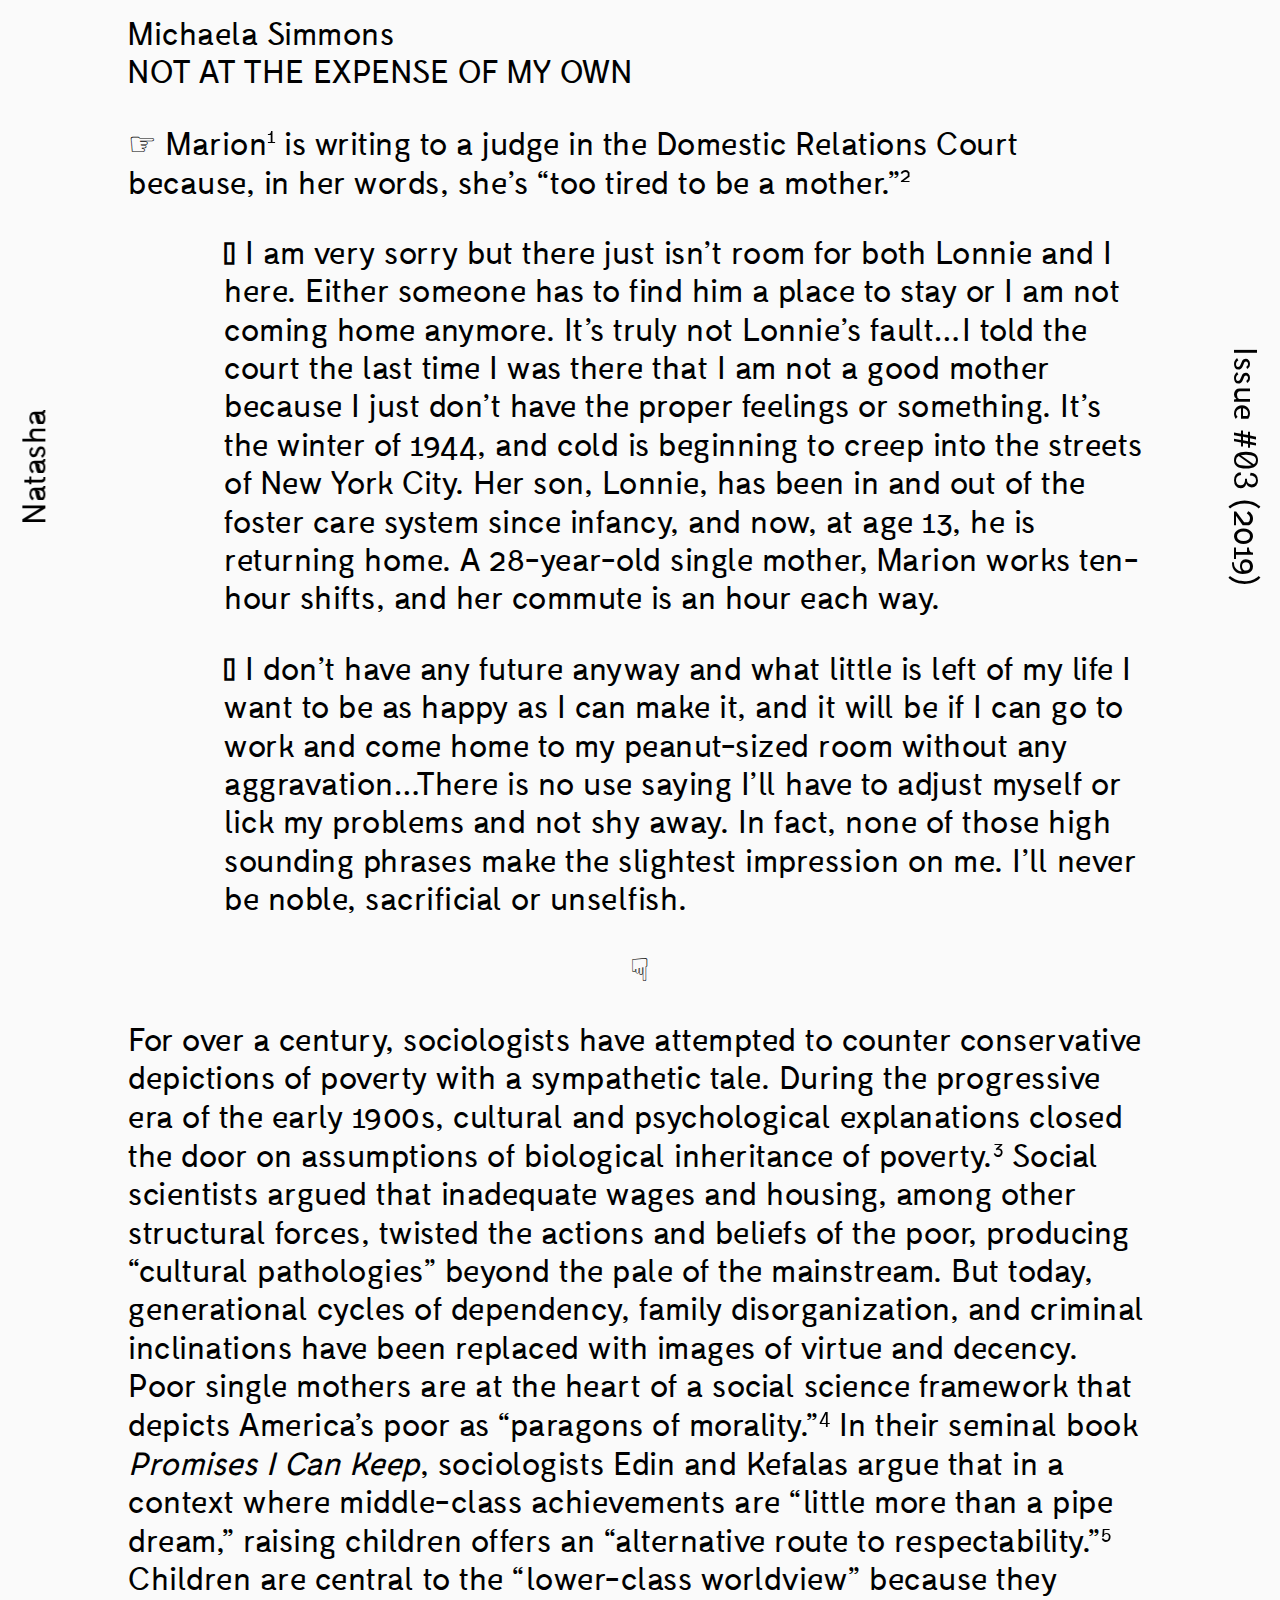
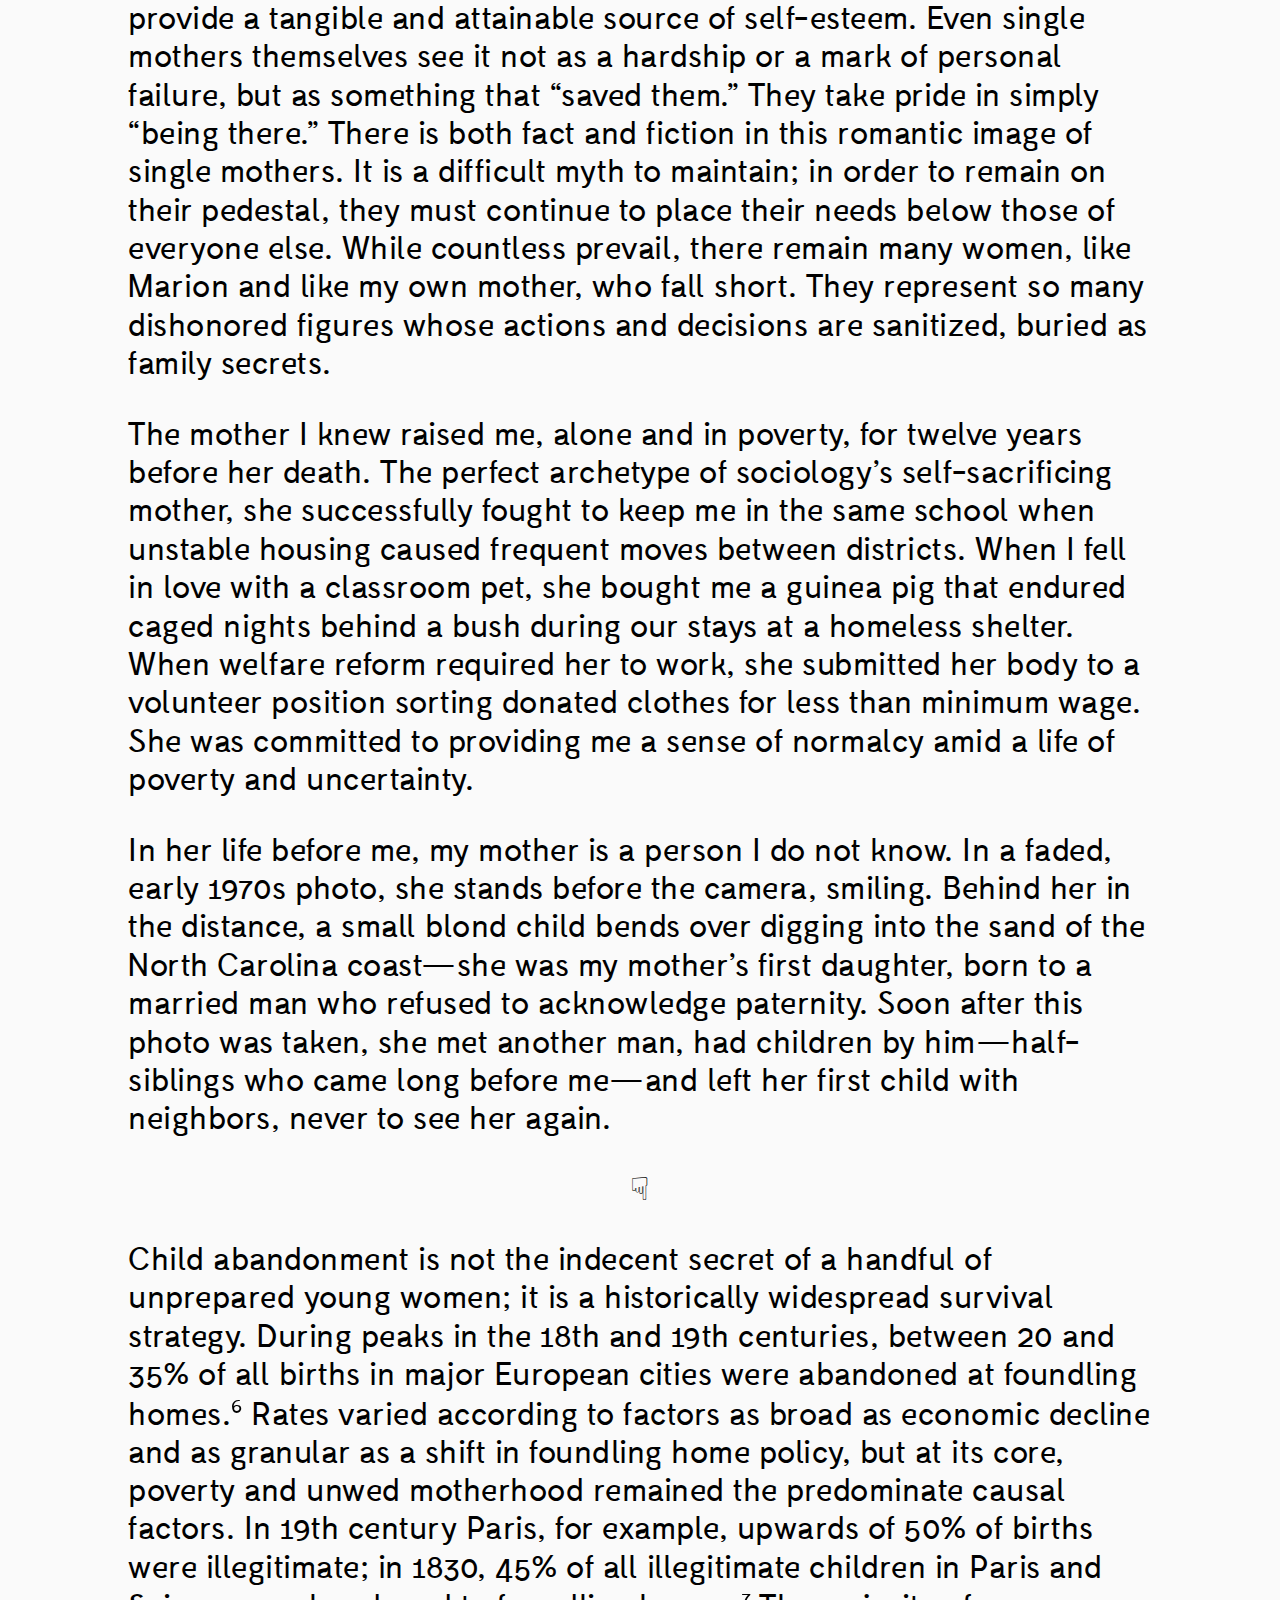
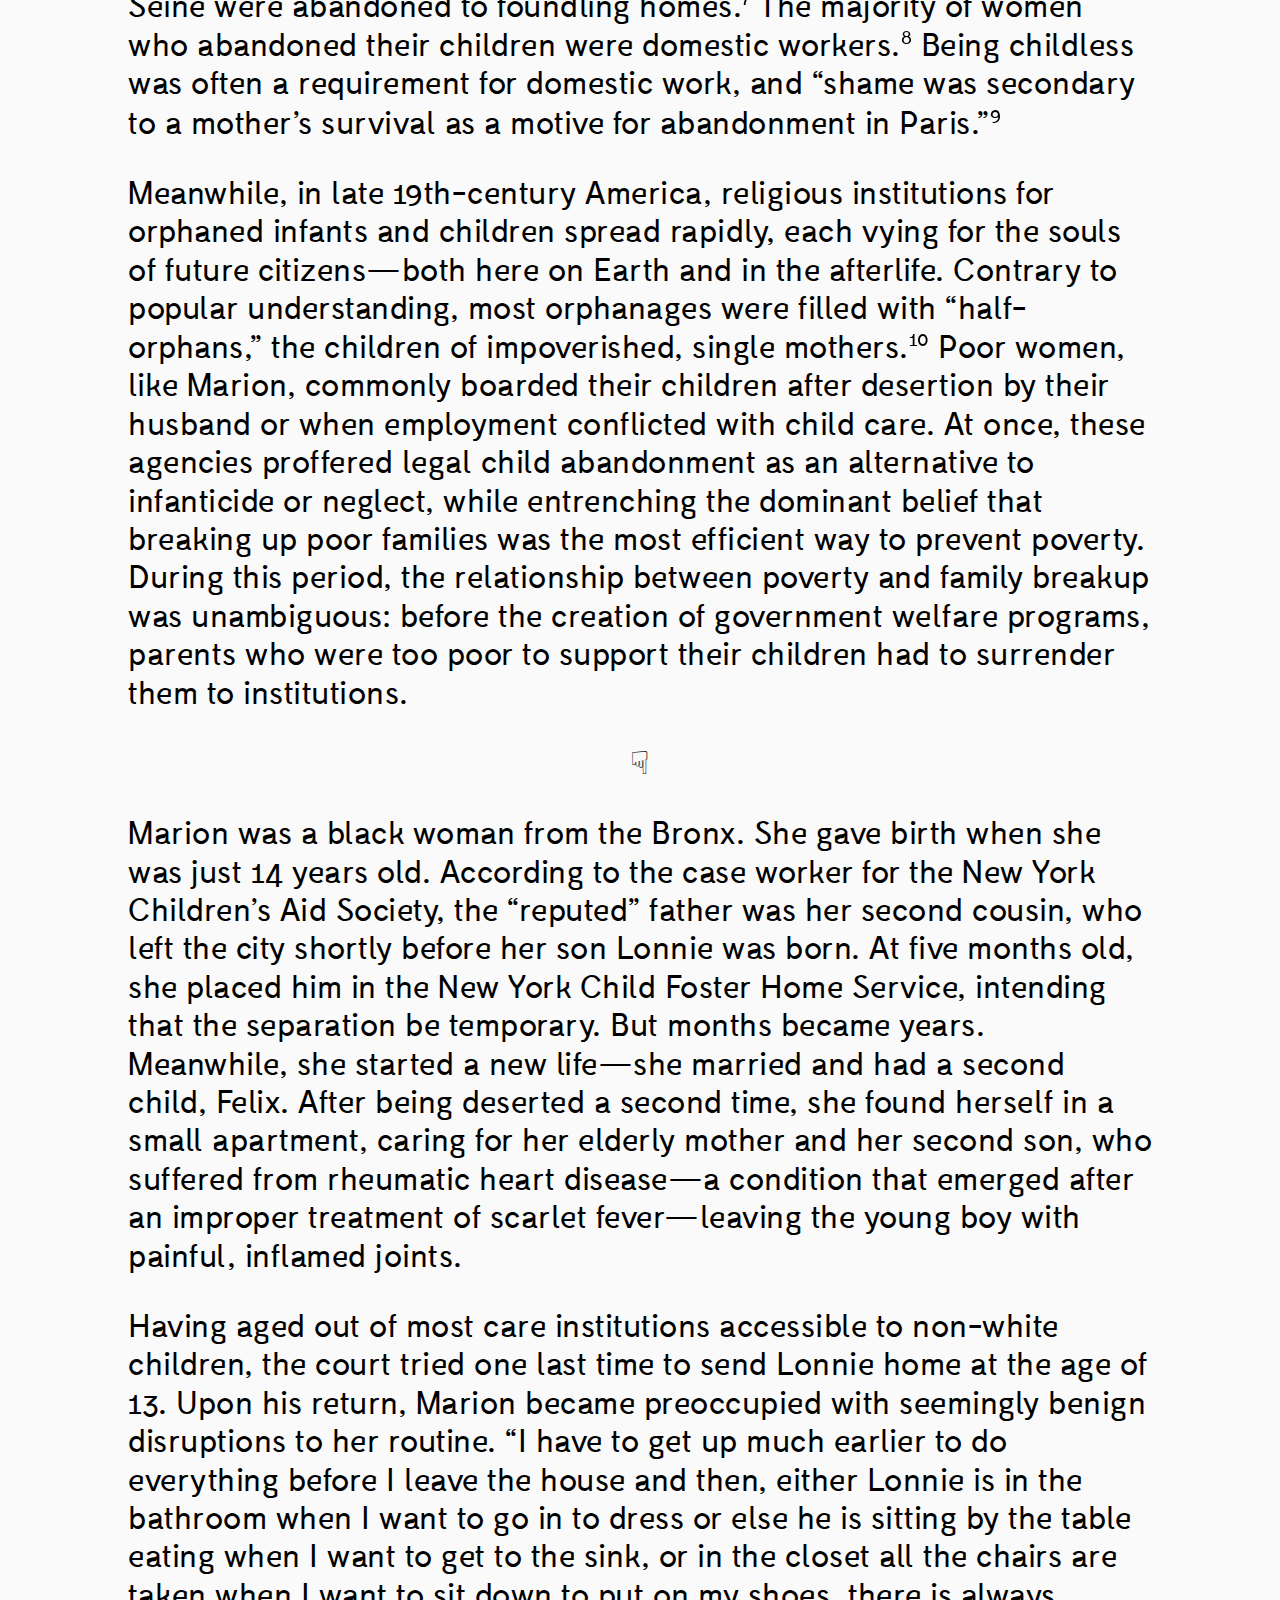
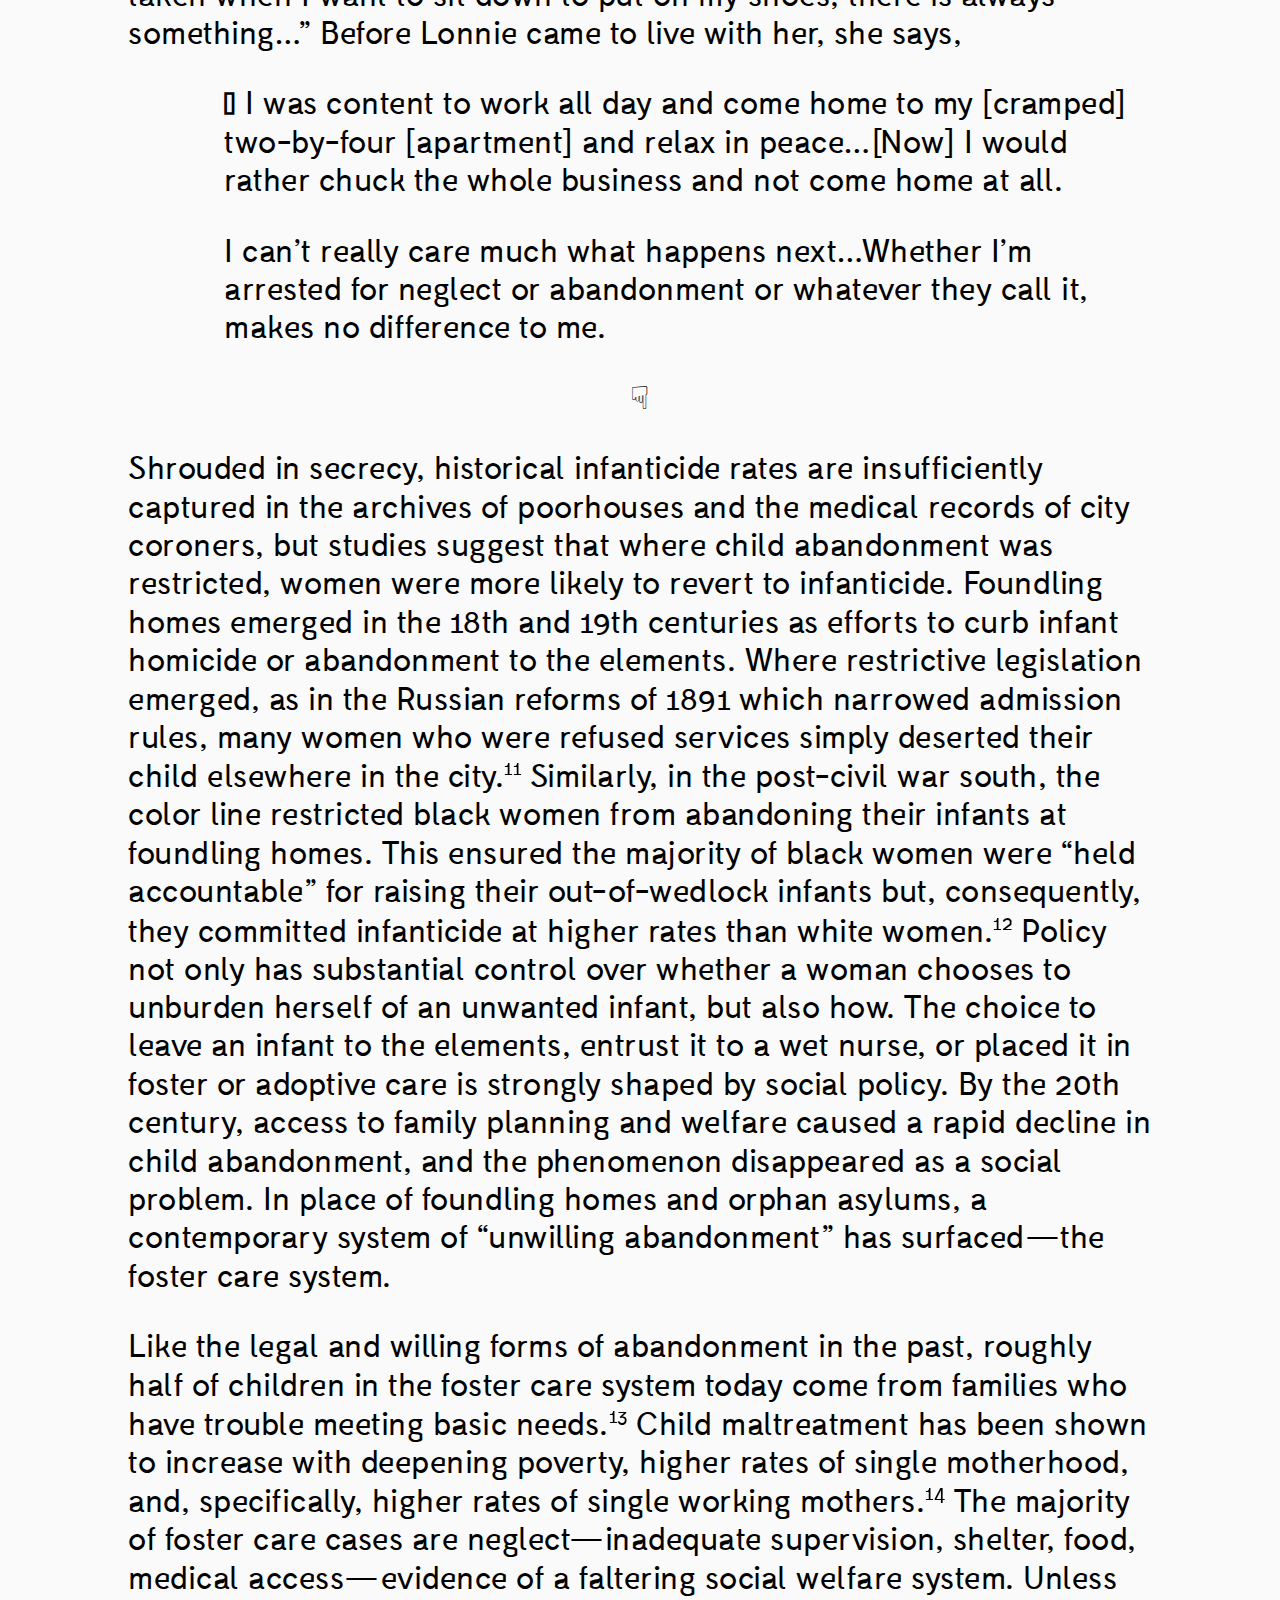
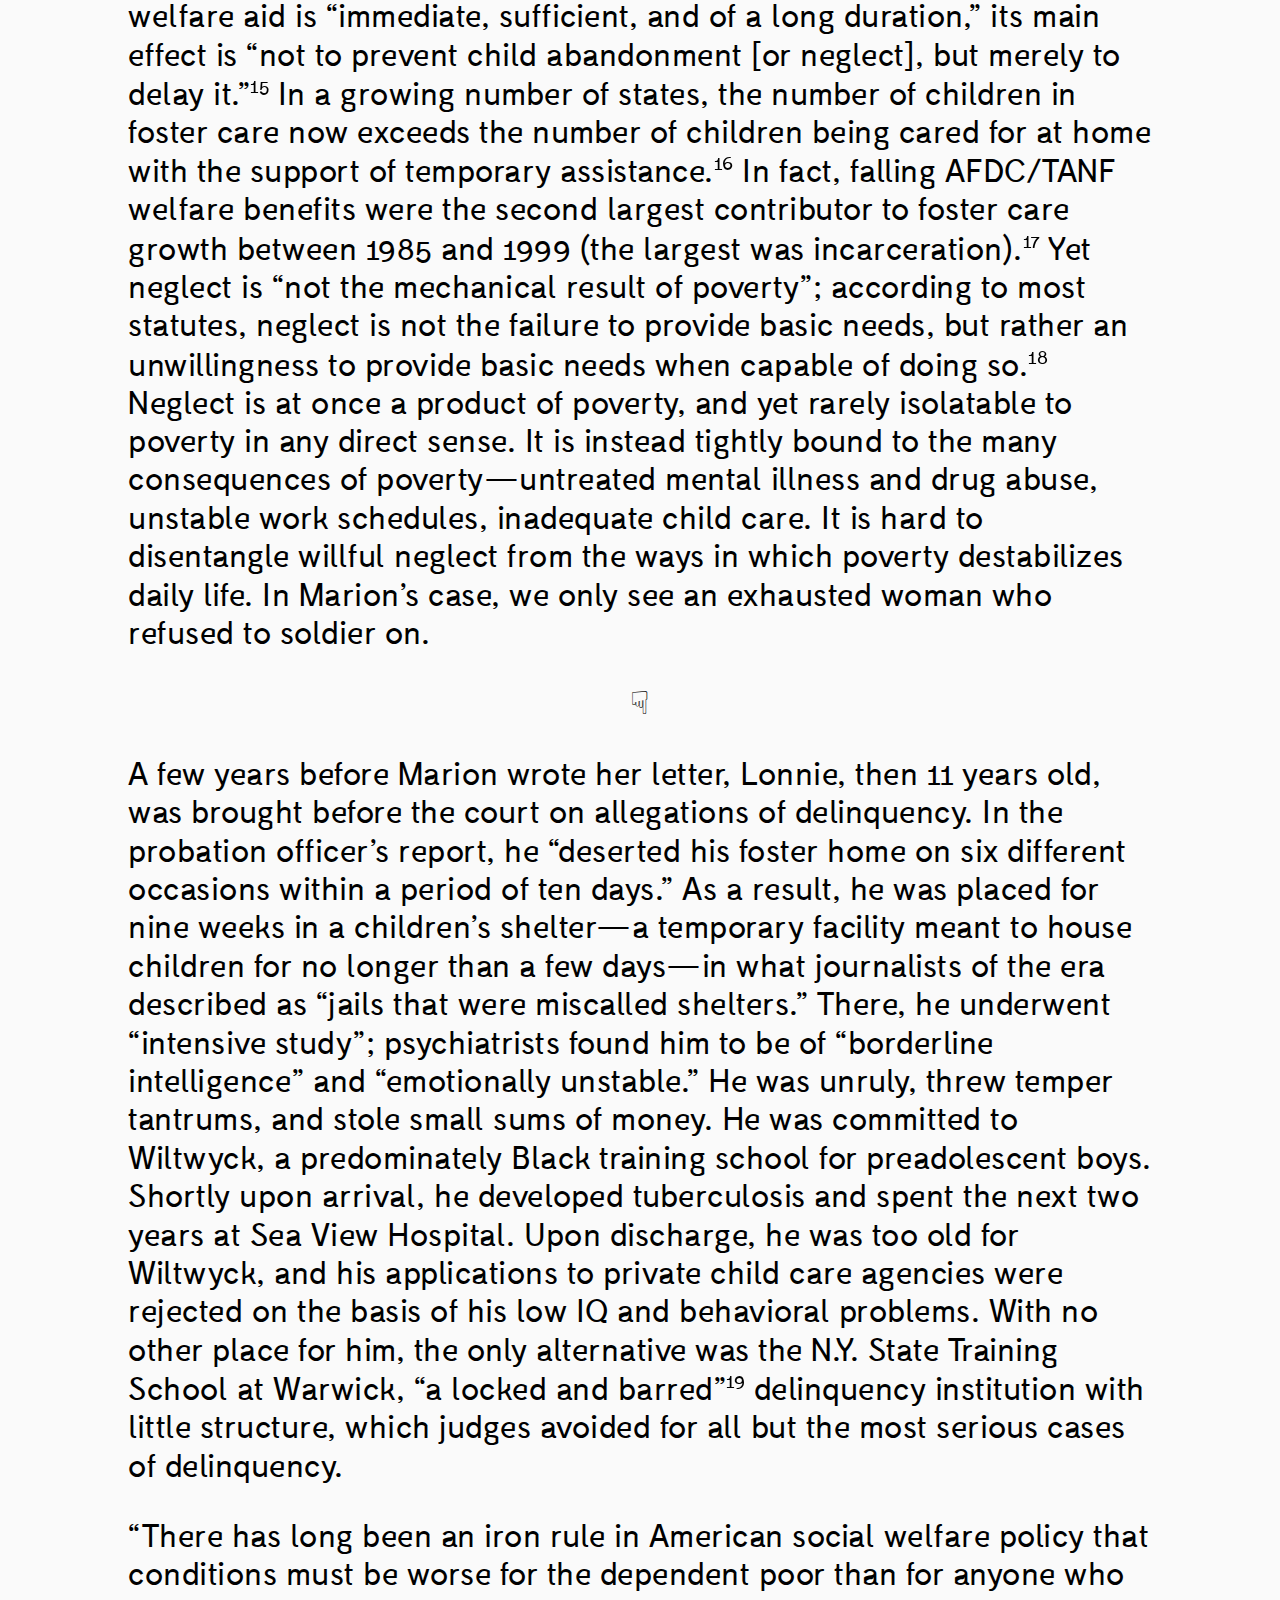
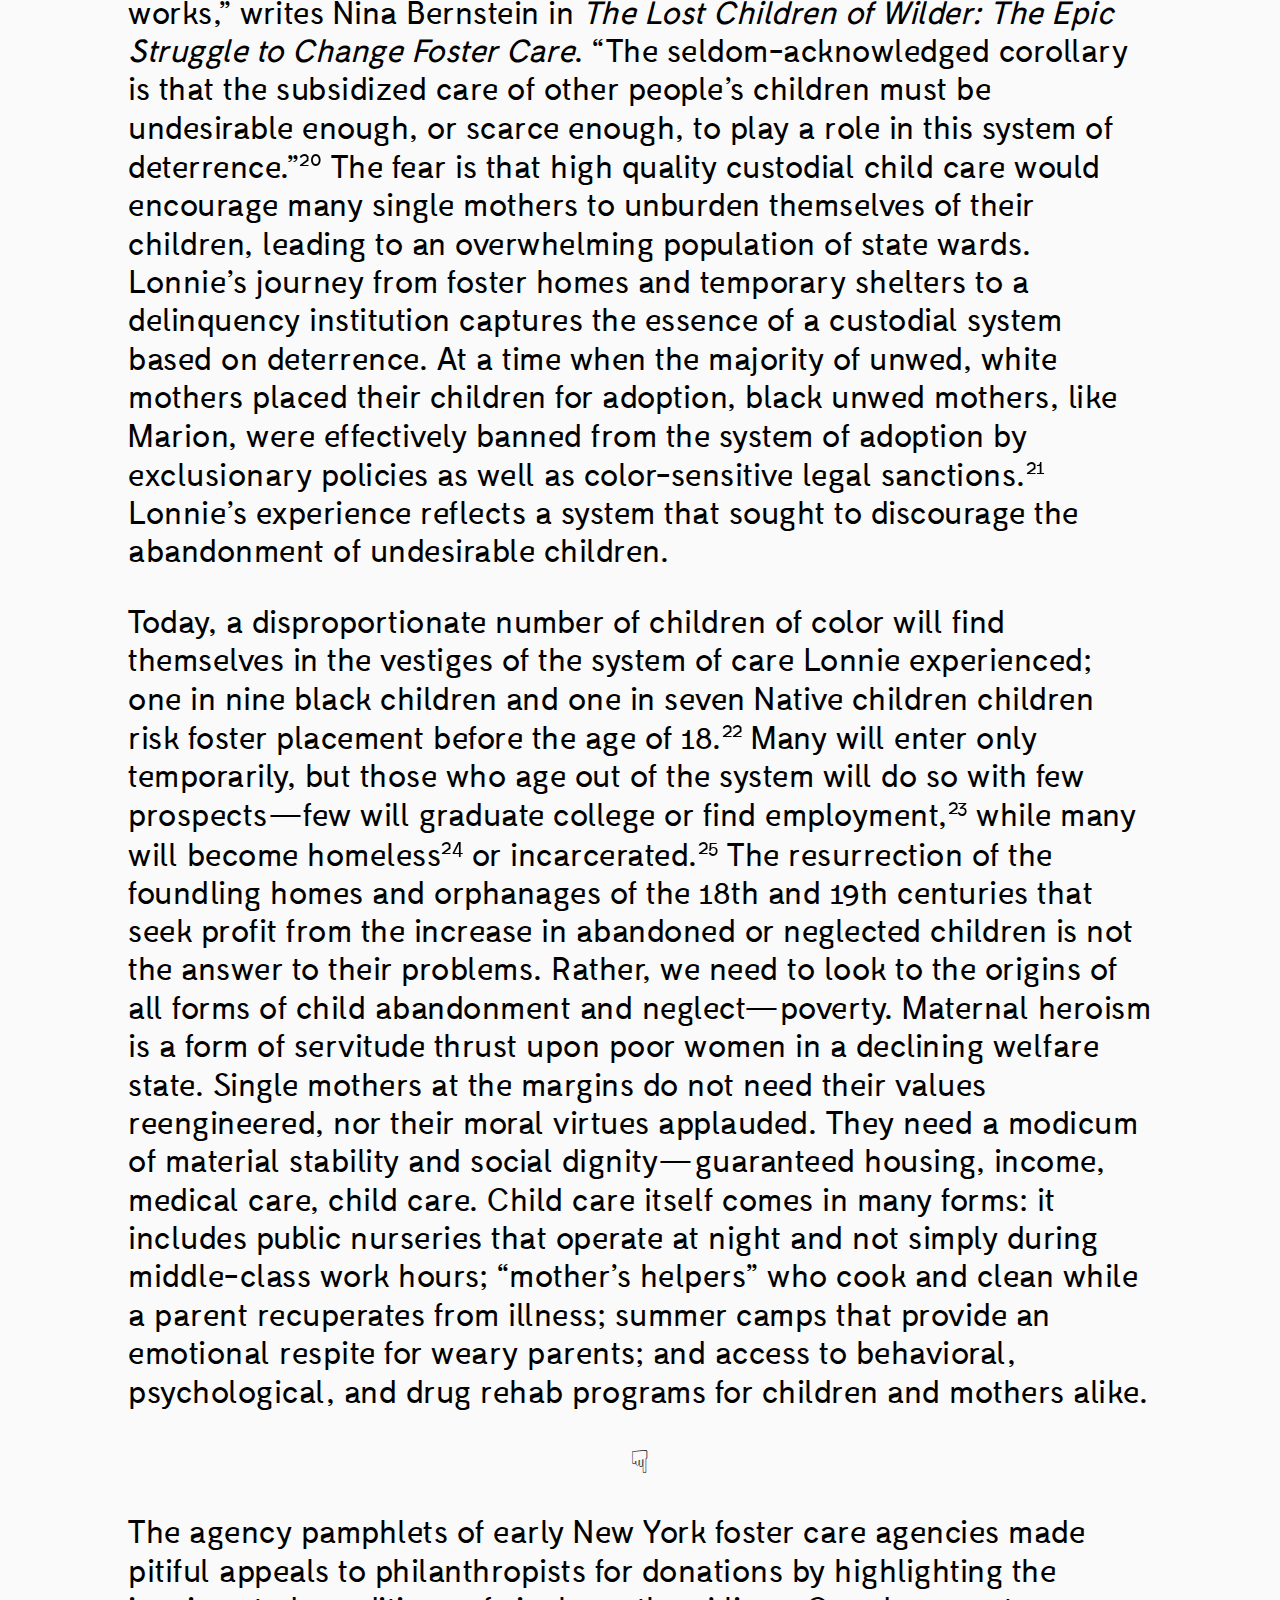
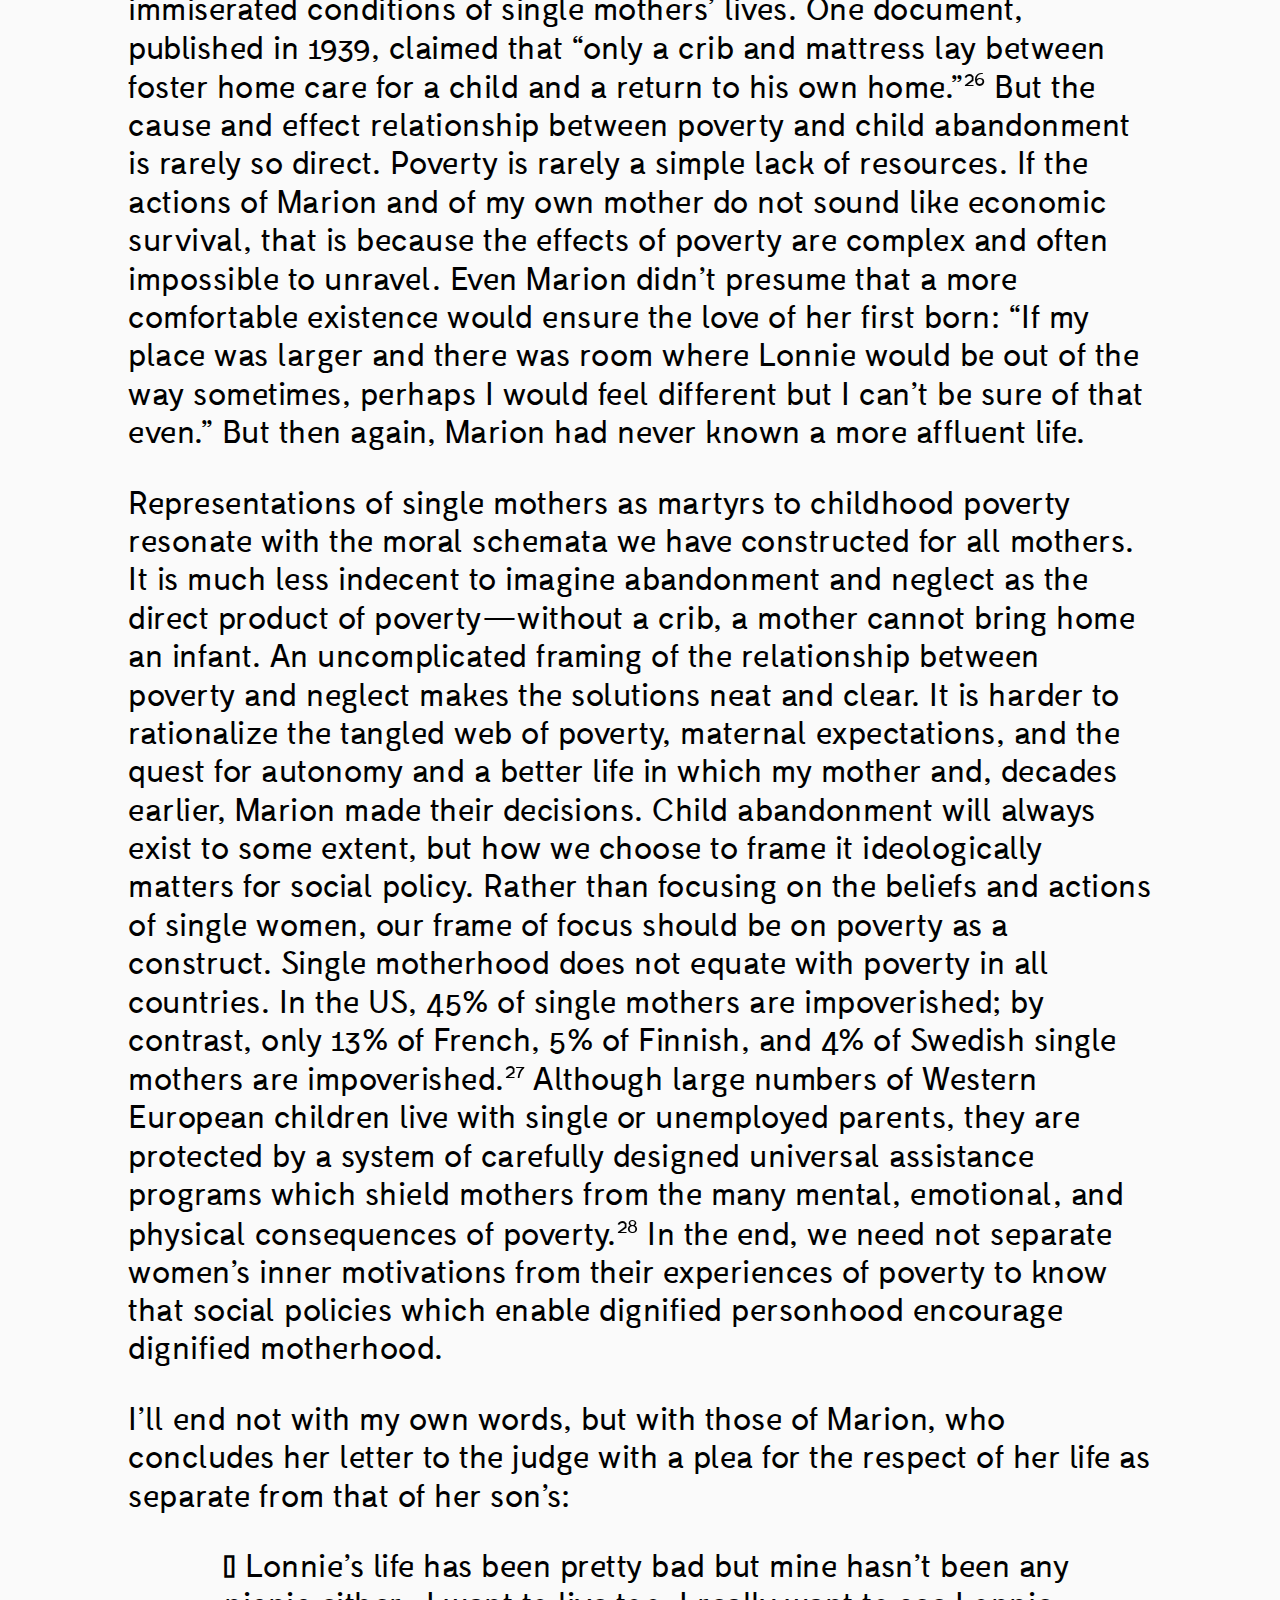
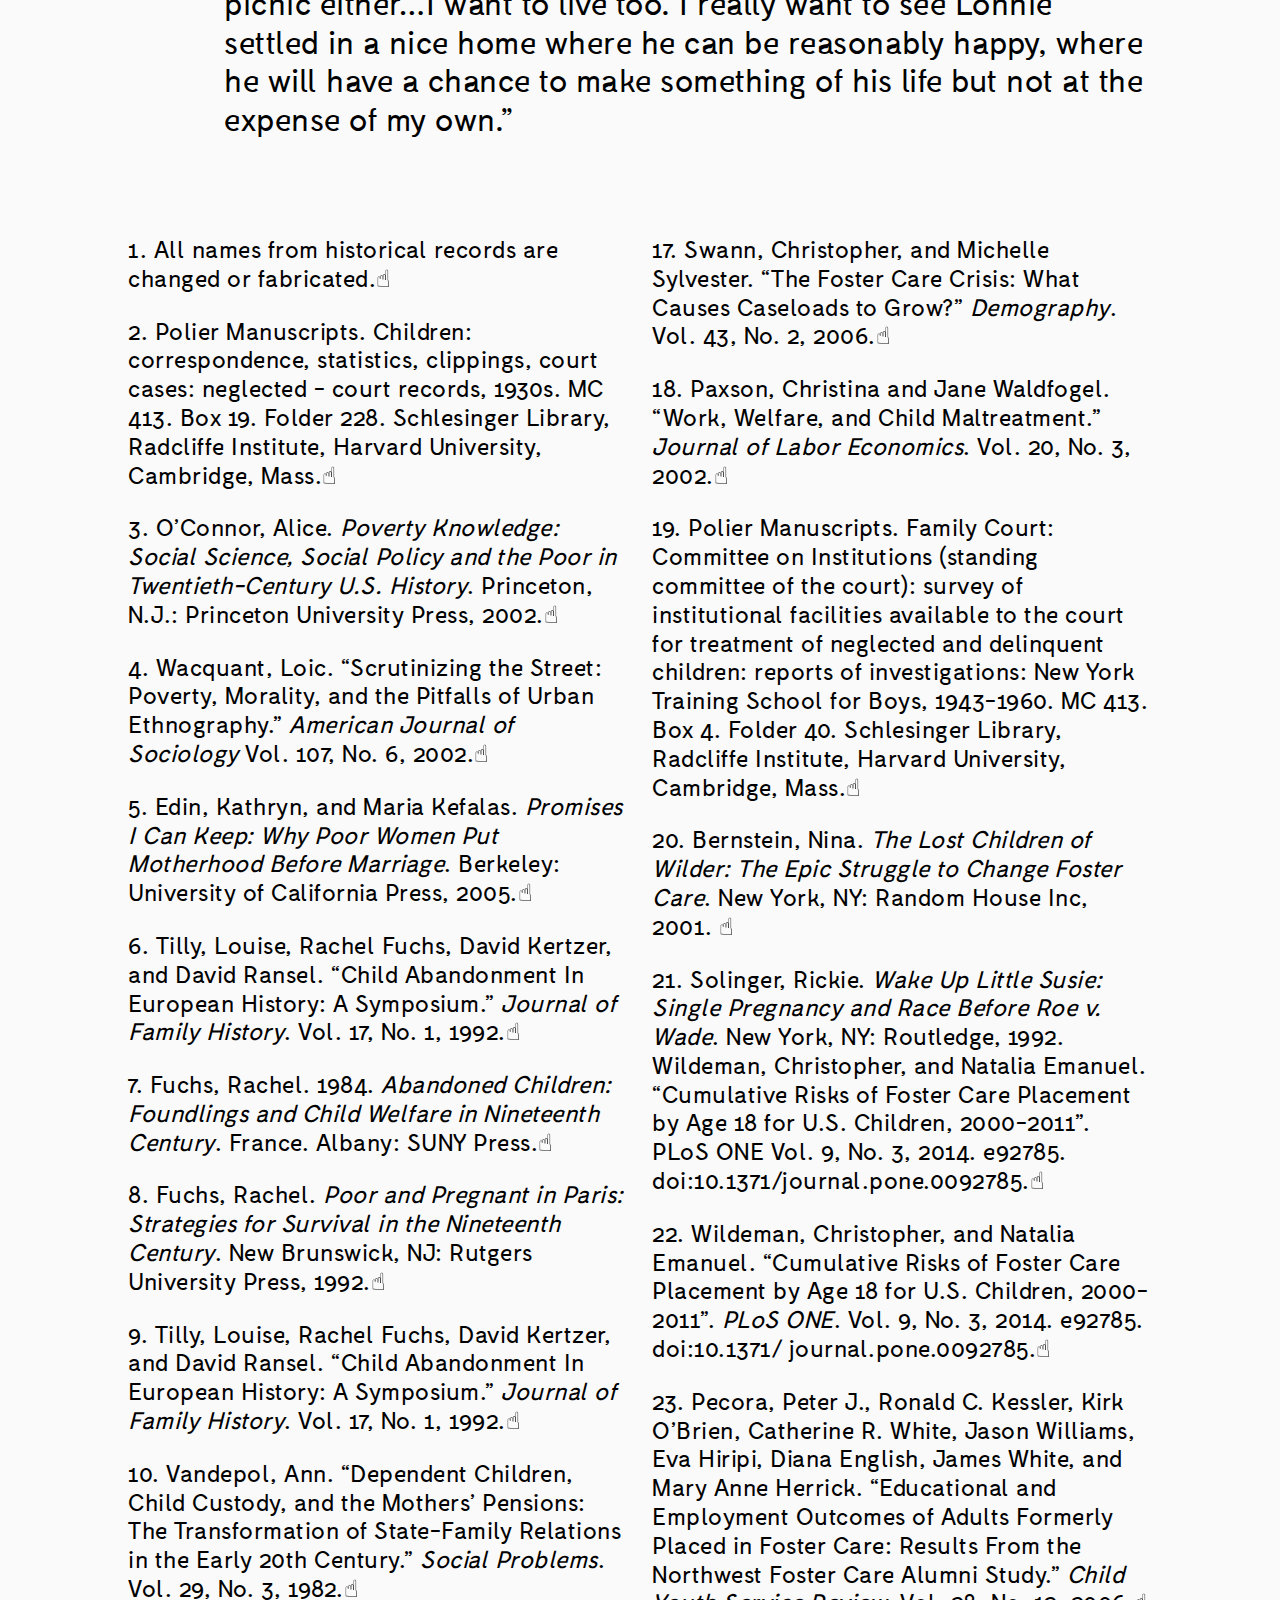
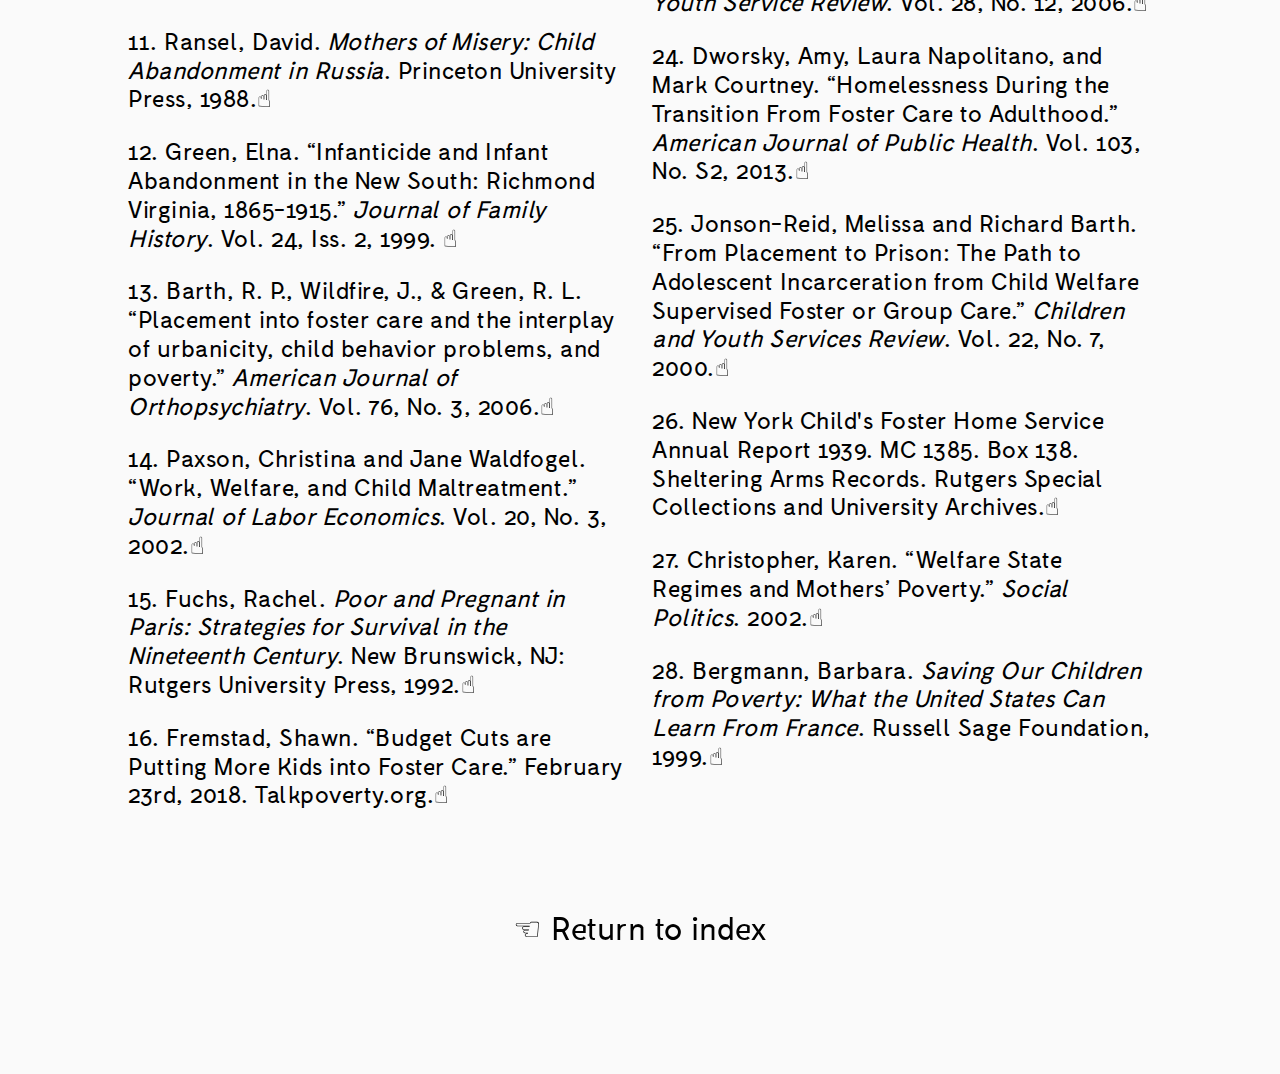
<file: articles/not-at-the-expense-of-my-own.html>
<!doctype html>
<html>
<head>
<meta charset="UTF-8">
<title>Michaela Simmons, NOT AT THE EXPENSE OF MY OWN - Natasha (2017–2019)</title>
<link href="../css/style.css" rel="stylesheet" type="text/css">

</head>

<body>

  <div class="running-head-left"><a href="../index.html">Natasha</a></div>
  <div class="running-head-right">Issue <span class="num">#03</span>&nbsp;(2019)</div>
  <div class="article-container">

Michaela Simmons<br>
NOT AT THE EXPENSE OF MY OWN
<p>☞ Marion<sup class="footnote"><a id="fnref-1" href="#fn-1">1</a></sup> is writing to a judge in the Domestic Relations Court because, in her words, she’s “too tired to be a mother.”<sup class="footnote"><a id="fnref-2" href="#fn-2">2</a></sup></p>
<p class="block-quote"><span class="icon">&#xf028;</span> I am very sorry but there just isn’t room for both Lonnie and I here. Either someone has to find him a place to stay or I am not coming home anymore. It’s truly not Lonnie’s fault…I told the court the last time I was there that I am not a good mother because I just don’t have the proper feelings or something.
It’s the winter of 1944, and cold is beginning to creep into the streets of New York City. Her son, Lonnie, has been in and out of the foster care system since infancy, and now, at age 13, he is returning home. A 28-year-old single mother, Marion works ten-hour shifts, and her commute is an hour each way.</p>
<p class="block-quote"><span class="icon">&#xf028;</span> I don’t have any future anyway and what little is left of my life I want to be as happy as I can make it, and it will be if I can go to work and come home to my peanut-sized room without any aggravation…There is no use saying I’ll have to adjust myself or lick my problems and not shy away. In fact, none of those high sounding phrases make the slightest impression on me. I’ll never be noble, sacrificial or unselfish.</p>
<p class="center">☟</p>
<p>For over a century, sociologists have attempted to counter conservative depictions of poverty with a sympathetic tale. During the progressive era of the early 1900s, cultural and psychological explanations closed the door on assumptions of biological inheritance of poverty.<sup class="footnote"><a id="fnref-3" href="#fn-3">3</a></sup> Social scientists argued that inadequate wages and housing, among other structural forces, twisted the actions and beliefs of the poor, producing “cultural pathologies” beyond the pale of the mainstream. But today, generational cycles of dependency, family disorganization, and criminal inclinations have been replaced with images of virtue and decency. Poor single mothers are at the heart of a social science framework that depicts America’s poor as “paragons of morality.”<sup class="footnote"><a id="fnref-4" href="#fn-4">4</a></sup> In their seminal book <i>Promises I Can Keep</i>, sociologists Edin and Kefalas argue that in a context where middle-class achievements are “little more than a pipe dream,” raising children offers an “alternative route to respectability.”<sup class="footnote"><a id="fnref-5" href="#fn-5">5</a></sup> Children are central to the “lower-class worldview” because they provide a tangible and attainable source of self-esteem. Even single mothers themselves see it not as a hardship or a mark of personal
failure, but as something that “saved them.” They take pride in simply “being there.”
There is both fact and fiction in this romantic image of single mothers. It is a difficult myth to maintain; in order to remain on their pedestal, they must continue to place their needs below those of everyone else. While countless prevail, there remain many women, like Marion and like my own mother, who fall short. They represent so many dishonored figures whose actions and decisions are sanitized, buried as family secrets.</p>
<p>The mother I knew raised me, alone and in poverty, for twelve years before her death. The perfect archetype of sociology’s self-sacrificing mother, she successfully fought to keep me in the same school when unstable housing caused frequent moves between districts. When I fell in love with a classroom pet, she bought me a guinea pig that endured caged nights behind a bush during our stays at a homeless shelter. When welfare reform required her to work, she submitted her body to a volunteer position sorting donated clothes for less than minimum wage. She was committed to providing me a sense of normalcy amid a life of poverty and uncertainty.</p>
<p>In her life before me, my mother is a person I do not know. In a faded, early 1970s photo, she stands before the camera, smiling. Behind her in the distance, a small blond child bends over digging into the sand of the North Carolina coast—she was my mother’s first daughter, born to a married man who refused to acknowledge paternity. Soon after this photo was taken, she met another man, had children by him—half-siblings who came long before me—and left her first child with neighbors, never to see her again.</p>
<p class="center">☟</p>
<p>Child abandonment is not the indecent secret of a handful of unprepared young women; it is a historically widespread survival strategy. During peaks in the 18th and 19th centuries, between 20 and 35% of all births in major European cities were abandoned at foundling homes.<sup class="footnote"><a id="fnref-6" href="#fn-6">6</a></sup> Rates varied according to factors as broad as economic decline and as granular as a shift in foundling home policy, but at its core, poverty and unwed motherhood remained the predominate causal factors. In 19th century Paris, for example, upwards of 50% of births were illegitimate; in 1830, 45% of all illegitimate children in Paris and Seine were abandoned to foundling homes.<sup class="footnote"><a id="fnref-7" href="#fn-7">7</a></sup> The majority of women who abandoned their children were domestic workers.<sup class="footnote"><a id="fnref-8" href="#fn-8">8</a></sup> Being childless was often a requirement for domestic work, and “shame was secondary to a mother’s survival as a motive for abandonment in Paris.”<sup class="footnote"><a id="fnref-9" href="#fn-9">9</a></sup></p>
<p>Meanwhile, in late 19th-century America, religious institutions for orphaned infants and children spread rapidly, each vying for the souls of future citizens—both here on Earth and in the afterlife. Contrary to popular understanding, most orphanages were filled with “half-orphans,” the children of impoverished, single mothers.<sup class="footnote"><a id="fnref-10" href="#fn-10">10</a></sup> Poor women, like Marion, commonly boarded their children after desertion by their husband or when employment conflicted with child care. At once, these agencies proffered legal child abandonment as an alternative to infanticide or neglect, while entrenching the dominant belief that breaking up poor families was the most efficient way to prevent poverty. During this period, the relationship
between poverty and family breakup was unambiguous: before the creation of government welfare programs, parents who were too poor to support their children had to surrender them to institutions.</p>
<p class="center">☟</p>
<p>Marion was a black woman from the Bronx. She gave birth when she was just 14 years old. According to the case worker for the New York Children’s Aid Society, the “reputed” father was her second cousin, who left the city shortly before her son Lonnie was born. At five months old, she placed him in the New York Child Foster Home Service, intending that the separation be temporary. But months became years. Meanwhile, she started a new life—she married and had a second child, Felix. After being deserted a second time, she found herself in a small apartment, caring for her elderly mother and her second son, who suffered from rheumatic heart disease—a condition that emerged after an improper treatment of scarlet fever—leaving the young boy with painful, inflamed joints.</p>
<p>Having aged out of most care institutions accessible to non-white children, the court tried one last time to send Lonnie home at the age of 13. Upon his return, Marion became preoccupied with seemingly benign disruptions to her routine. “I have to get up much earlier to do everything before I leave the house and then, either Lonnie is in the bathroom when I want to go in to dress or else he is sitting by the table eating when I want to get to the sink, or in the closet all the chairs are taken when I want to sit down to put on my shoes, there is always something…” Before Lonnie came to live with her, she says,</p>
<p class="block-quote"><span class="icon">&#xf028;</span> I was content to work all day and come home to my [cramped] two-by-four [apartment] and relax in peace…[Now] I would rather chuck the whole business and not come home at all.</p>
<p class="block-quote">I can’t really care much what happens next…Whether I’m arrested for neglect or abandonment or whatever they call it, makes no difference to me.</p>
<p class="center">☟</p>
<p>
Shrouded in secrecy, historical infanticide rates are insufficiently captured in the archives of poorhouses and the medical records of city coroners, but studies suggest that where child abandonment was restricted, women were more likely to revert to infanticide. Foundling homes emerged in the 18th and 19th centuries as efforts to curb infant homicide or abandonment to the elements. Where restrictive legislation emerged, as in the Russian reforms of 1891 which narrowed admission rules, many women who were refused services simply deserted their child elsewhere in the city.<sup class="footnote"><a id="fnref-11" href="#fn-11">11</a></sup> Similarly, in the post-civil war south, the color line restricted black women from abandoning their infants at foundling homes. This ensured the majority of black women were “held accountable” for raising their out-of-wedlock infants but, consequently, they committed infanticide at higher rates than white women.<sup class="footnote"><a id="fnref-12" href="#fn-12">12</a></sup> Policy not only has substantial control over whether a woman chooses to unburden herself of an unwanted infant, but also how. The choice to leave an infant to the elements, entrust it to a wet nurse, or placed it in foster or adoptive care is strongly shaped by social policy. By the 20th century, access to family planning and welfare caused a rapid decline in child abandonment, and the phenomenon disappeared as a social problem. In place of foundling homes and orphan asylums, a contemporary system of “unwilling abandonment” has surfaced—the foster care system.</p>
<p>Like the legal and willing forms of abandonment in the past, roughly half of children in the foster care system today come from families who have trouble meeting basic needs.<sup class="footnote"><a id="fnref-13" href="#fn-13">13</a></sup> Child maltreatment has been shown to increase with deepening poverty, higher rates of single motherhood, and, specifically, higher rates of single working mothers.<sup class="footnote"><a id="fnref-14" href="#fn-14">14</a></sup> The majority of foster care cases are neglect—inadequate supervision, shelter, food, medical access—evidence of a faltering social welfare system. Unless welfare aid is “immediate, sufficient, and of a long duration,” its main effect is “not to prevent child abandonment [or neglect], but merely to delay it.”<sup class="footnote"><a id="fnref-15" href="#fn-15">15</a></sup> In a growing number of states, the number of children in foster care now exceeds the number of children being cared for at home with the support of temporary assistance.<sup class="footnote"><a id="fnref-16" href="#fn-16">16</a></sup> In fact, falling AFDC/TANF welfare benefits were the second largest contributor to foster care growth between 1985 and 1999 (the largest was incarceration).<sup class="footnote"><a id="fnref-17" href="#fn-17">17</a></sup> Yet neglect is “not the mechanical result of poverty”; according to most statutes, neglect is not the failure to provide basic needs, but rather an unwillingness to provide basic needs when capable of doing so.<sup class="footnote"><a id="fnref-18" href="#fn-18">18</a></sup> Neglect is at once a product of poverty, and yet rarely isolatable to poverty in any direct sense. It is instead tightly bound to the many consequences of poverty—untreated mental illness and drug abuse, unstable work schedules, inadequate child care. It is hard to disentangle willful neglect from the ways in which poverty destabilizes daily life. In Marion’s case, we only see an exhausted woman who refused to soldier on.</p>
<p class="center">☟</p>
<p>A few years before Marion wrote her letter, Lonnie, then 11 years old, was brought before the court on allegations of delinquency. In the probation officer’s report, he “deserted his foster home on six different occasions within a period of ten days.” As a result, he was placed for nine weeks in a children’s shelter—a temporary facility meant to house children for no longer than a few days—in what journalists of the era described as “jails that were miscalled shelters.” There, he underwent “intensive study”; psychiatrists found him to be of “borderline intelligence” and “emotionally unstable.” He was unruly, threw temper tantrums, and stole small sums of money. He was committed to Wiltwyck, a predominately Black training school for preadolescent boys. Shortly upon arrival, he developed tuberculosis and spent the next two years at Sea View Hospital. Upon discharge, he was too old for Wiltwyck, and his applications to private child care agencies were rejected on the basis of his low IQ and behavioral problems. With no other place for him, the only alternative was the N.Y. State Training School at Warwick, “a locked and barred”<sup class="footnote"><a id="fnref-19" href="#fn-19">19</a></sup> delinquency institution with little structure, which judges avoided for all but the most serious cases of delinquency.</p>
<p>“There has long been an iron rule in American social welfare policy that conditions must be worse for the dependent poor than for anyone who works,” writes Nina Bernstein in <i>The Lost Children of Wilder: The Epic Struggle to Change Foster Care</i>. “The seldom-acknowledged corollary is that the subsidized care of other people’s children must be undesirable enough, or scarce enough, to play a role in this system of deterrence.”<sup class="footnote"><a id="fnref-20" href="#fn-20">20</a></sup>  The fear is that high quality custodial child care would encourage many single
mothers to unburden themselves of their children, leading to an overwhelming population of state wards. Lonnie’s journey from foster homes and temporary shelters to a delinquency institution captures the essence of a custodial system based on deterrence. At a time when the majority of unwed, white mothers placed their children for adoption, black unwed mothers, like Marion, were effectively banned from the system of adoption by exclusionary policies as well as
color-sensitive legal sanctions.<sup class="footnote"><a id="fnref-21" href="#fn-21">21</a></sup> Lonnie’s experience reflects a system that sought to discourage the abandonment of undesirable children.</p>
<p>Today, a disproportionate number of children of color will find themselves in the vestiges of the system of care Lonnie experienced; one in nine black children and one in seven Native children children risk foster placement before the age of 18.<sup class="footnote"><a id="fnref-22" href="#fn-22">22</a></sup> Many will enter only temporarily, but those who age out of the system will do so with few prospects—few will graduate college or find employment,<sup class="footnote"><a id="fnref-23" href="#fn-23">23</a></sup> while many will become homeless<sup class="footnote"><a id="fnref-24" href="#fn-24">24</a></sup> or incarcerated.<sup class="footnote"><a id="fnref-25" href="#fn-25">25</a></sup> The resurrection of the foundling homes and orphanages of the 18th and 19th centuries that seek profit from the increase in abandoned or neglected children is not the answer to their problems. Rather, we need to look to the origins of all forms of child abandonment and neglect—poverty. Maternal heroism is a form of servitude thrust upon poor women in a declining welfare state. Single mothers at the margins do not need their values reengineered, nor their moral virtues applauded. They need a modicum of material stability and social dignity—guaranteed housing, income, medical care, child care. Child care itself comes in many forms: it includes public nurseries that operate at night and not simply during middle-class work hours; “mother’s helpers” who cook and clean while a parent recuperates from illness; summer camps that provide an emotional respite for weary parents; and access to behavioral, psychological, and drug rehab programs for children and mothers alike.</p>
<p class="center">☟</p>
<p>The agency pamphlets of early New York foster care agencies made pitiful appeals to philanthropists for donations by highlighting the immiserated conditions of single mothers’ lives. One document, published in 1939, claimed that “only a crib and mattress lay between foster home care for a child and a return to his own home.”<sup class="footnote"><a id="fnref-26" href="#fn-26">26</a></sup> But the cause and effect relationship between poverty and child abandonment is rarely so direct. Poverty is rarely a simple lack of resources. If the actions of Marion and of my own mother do not sound like economic survival, that is because the effects of poverty are complex and often impossible to unravel. Even Marion didn’t presume that a more comfortable existence would ensure the love of her first born: “If my place was larger and there was room where Lonnie would be out of the way sometimes, perhaps I would feel different but I can’t be sure of that even.” But then again, Marion had never known a more affluent life.</p>
<p>Representations of single mothers as martyrs to childhood poverty resonate with the moral schemata we have constructed for all mothers. It is much less indecent to imagine abandonment and neglect as the direct product of poverty—without a crib, a mother cannot bring home an infant. An uncomplicated framing of the relationship between poverty and neglect makes the solutions neat and clear. It is harder to rationalize the tangled web of poverty, maternal expectations, and the quest for autonomy and a better life in which my mother and, decades earlier, Marion made their decisions. Child abandonment will always exist to some extent, but how we choose to frame it ideologically matters for social policy. Rather than focusing on the beliefs and actions of single women, our frame of focus should be on poverty as a construct. Single motherhood does not equate with poverty in all countries. In the US, 45% of single mothers are impoverished; by contrast, only 13% of French, 5% of Finnish, and 4% of Swedish single mothers are impoverished.<sup class="footnote"><a id="fnref-27" href="#fn-27">27</a></sup> Although large numbers of Western European children live with single or unemployed parents, they are protected by a system of carefully designed universal assistance programs which shield mothers from the many mental, emotional, and physical consequences of poverty.<sup class="footnote"><a id="fnref-28" href="#fn-28">28</a></sup> In the end, we need not separate women’s inner motivations from their experiences of poverty to know that social policies which enable dignified personhood encourage dignified motherhood.</p>
<p>I’ll end not with my own words, but with those of Marion, who concludes her letter to the judge with a plea for the respect of her life as separate from that of her son’s:</p>
<p class="block-quote"><span class="icon">&#xf028;</span> Lonnie’s life has been pretty bad but mine hasn’t been any picnic either…I want to live too. I really want to see Lonnie settled in a nice home where he can be reasonably happy, where he will have a chance to make something of his life but not at the expense of my own.”

<div id="footnotes" class="footnotes-container">
  <ol class="footnotes-list">
    <li id="fn-1" value="1"><span class="note-numeral">1.</span>&nbsp;All names from historical records are changed or fabricated.<span class="footnotereverse"><a href="#fnref-1">☝&#xFE0E;</a></li>
    <li id="fn-2" value="2"><span class="note-numeral">2.</span>&nbsp;Polier Manuscripts. Children: correspondence, statistics, clippings, court cases: neglected - court records, 1930s. MC 413. Box 19. Folder 228. Schlesinger Library, Radcliffe Institute, Harvard University, Cambridge, Mass.<span class="footnotereverse"><a href="#fnref-2">☝&#xFE0E;</a></li>
    <li id="fn-3" value="3"><span class="note-numeral">3.</span>&nbsp;O’Connor, Alice. <i>Poverty Knowledge: Social Science, Social Policy and the Poor in Twentieth-Century U.S. History</i>. Princeton, N.J.: Princeton University Press, 2002.<span class="footnotereverse"><a href="#fnref-3">☝&#xFE0E;</a></li>
    <li id="fn-4" value="4"><span class="note-numeral">4.</span>&nbsp;Wacquant, Loic. “Scrutinizing the Street: Poverty, Morality, and the Pitfalls of Urban Ethnography.” <i>American Journal of Sociology</i> Vol. 107, No. 6, 2002.<span class="footnotereverse"><a href="#fnref-4">☝&#xFE0E;</a></li>
    <li id="fn-5" value="5"><span class="note-numeral">5.</span>&nbsp;Edin, Kathryn, and Maria Kefalas. <i>Promises I Can Keep: Why Poor Women Put Motherhood Before Marriage</i>. Berkeley: University of California Press, 2005.<span class="footnotereverse"><a href="#fnref-5">☝&#xFE0E;</a></li>
    <li id="fn-6" value="6"><span class="note-numeral">6.</span>&nbsp;Tilly, Louise, Rachel Fuchs, David Kertzer, and David Ransel. “Child Abandonment In European History: A Symposium.” <i>Journal of Family History</i>. Vol. 17, No. 1, 1992.<span class="footnotereverse"><a href="#fnref-6">☝&#xFE0E;</a></li>
    <li id="fn-7" value="7"><span class="note-numeral">7.</span>&nbsp;Fuchs, Rachel. 1984. <i>Abandoned Children: Foundlings and Child Welfare in Nineteenth Century</i>. France. Albany: SUNY Press.<span class="footnotereverse"><a href="#fnref-7">☝&#xFE0E;</a></li>
    <li id="fn-8" value="8"><span class="note-numeral">8.</span>&nbsp;Fuchs, Rachel. <i>Poor and Pregnant in Paris: Strategies for Survival in the Nineteenth Century</i>. New Brunswick, NJ: Rutgers University Press, 1992.<span class="footnotereverse"><a href="#fnref-8">☝&#xFE0E;</a></li>
    <li id="fn-9" value="9"><span class="note-numeral">9.</span>&nbsp;Tilly, Louise, Rachel Fuchs, David Kertzer, and David Ransel. “Child Abandonment In European History: A Symposium.” <i>Journal of Family History</i>. Vol. 17, No. 1, 1992.<span class="footnotereverse"><a href="#fnref-9">☝&#xFE0E;</a></li>
    <li id="fn-10" value="10"><span class="note-numeral">10.</span>&nbsp;Vandepol, Ann. “Dependent Children, Child Custody, and the Mothers’ Pensions: The Transformation of State-Family Relations in the Early 20th Century.” <i>Social Problems</i>. Vol. 29, No. 3, 1982.<span class="footnotereverse"><a href="#fnref-10">☝&#xFE0E;</a></li>
    <li id="fn-11" value="11"><span class="note-numeral">11.</span>&nbsp;Ransel, David. <i>Mothers of Misery: Child Abandonment in Russia</i>. Princeton University Press, 1988.<span class="footnotereverse"><a href="#fnref-11">☝&#xFE0E;</a></li>
    <li id="fn-12" value="12"><span class="note-numeral">12.</span>&nbsp;Green, Elna. “Infanticide and Infant Abandonment in the New South: Richmond Virginia, 1865-1915.” <i>Journal of Family History</i>. Vol. 24, Iss. 2, 1999. <span class="footnotereverse"><a href="#fnref-12">☝&#xFE0E;</a></li>
    <li id="fn-13" value="13"><span class="note-numeral">13.</span>&nbsp;Barth, R. P., Wildfire, J., & Green, R. L. “Placement into foster care and the interplay of urbanicity, child behavior problems, and poverty.” <i>American Journal of Orthopsychiatry</i>. Vol. 76, No. 3, 2006.<span class="footnotereverse"><a href="#fnref-13">☝&#xFE0E;</a></li>
    <li id="fn-14" value="14"><span class="note-numeral">14.</span>&nbsp;Paxson, Christina and Jane Waldfogel. “Work, Welfare, and Child Maltreatment.” <i>Journal of Labor Economics</i>. Vol. 20, No. 3, 2002.<span class="footnotereverse"><a href="#fnref-14">☝&#xFE0E;</a></li>
    <li id="fn-15" value="15"><span class="note-numeral">15.</span>&nbsp;Fuchs, Rachel. <i>Poor and Pregnant in Paris: Strategies for Survival in the Nineteenth Century</i>. New Brunswick, NJ: Rutgers University Press, 1992.<span class="footnotereverse"><a href="#fnref-15">☝&#xFE0E;</a></li>
    <li id="fn-16" value="16"><span class="note-numeral">16.</span>&nbsp;Fremstad, Shawn. “Budget Cuts are Putting More Kids into Foster Care.” February 23rd, 2018. Talkpoverty.org.<span class="footnotereverse"><a href="#fnref-16">☝&#xFE0E;</a></li>
    <li id="fn-17" value="17"><span class="note-numeral">17.</span>&nbsp;Swann, Christopher, and Michelle Sylvester. “The Foster Care Crisis: What Causes Caseloads to Grow?” <i>Demography</i>. Vol. 43, No. 2, 2006.<span class="footnotereverse"><a href="#fnref-17">☝&#xFE0E;</a></li>
    <li id="fn-18" value="18"><span class="note-numeral">18.</span>&nbsp;Paxson, Christina and Jane Waldfogel. “Work, Welfare, and Child Maltreatment.” <i>Journal of Labor Economics</i>. Vol. 20, No. 3, 2002.<span class="footnotereverse"><a href="#fnref-18">☝&#xFE0E;</a></li>
    <li id="fn-19" value="19"><span class="note-numeral">19.</span>&nbsp;Polier Manuscripts. Family Court: Committee on Institutions (standing committee of the court): survey of institutional facilities available to the court for treatment of neglected and delinquent children: reports of investigations: New York Training School for Boys, 1943-1960. MC 413. Box 4. Folder 40. Schlesinger Library, Radcliffe Institute, Harvard University, Cambridge, Mass.<span class="footnotereverse"><a href="#fnref-19">☝&#xFE0E;</a></li>
    <li id="fn-20" value="20"><span class="note-numeral">20.</span>&nbsp;Bernstein, Nina. <i>The Lost Children of Wilder: The Epic Struggle to Change Foster Care</i>. New York, NY: Random House Inc, 2001. <span class="footnotereverse"><a href="#fnref-20">☝&#xFE0E;</a></li>
    <li id="fn-21" value="21"><span class="note-numeral">21.</span>&nbsp;Solinger, Rickie. <i>Wake Up Little Susie: Single Pregnancy and Race Before Roe v. Wade</i>. New York, NY: Routledge, 1992. Wildeman, Christopher, and Natalia Emanuel. “Cumulative Risks of Foster Care Placement by Age 18 for U.S. Children, 2000-2011”. PLoS ONE Vol. 9, No. 3, 2014. e92785. doi:10.1371/journal.pone.0092785.<span class="footnotereverse"><a href="#fnref-21">☝&#xFE0E;</a></li>
    <li id="fn-22" value="22"><span class="note-numeral">22.</span>&nbsp;Wildeman, Christopher, and Natalia Emanuel. “Cumulative Risks of Foster Care Placement by Age 18 for U.S. Children, 2000-2011”. <i>PLoS ONE</i>. Vol. 9, No. 3, 2014. e92785. doi:10.1371/ journal.pone.0092785.<span class="footnotereverse"><a href="#fnref-22">☝&#xFE0E;</a></li>
    <li id="fn-23" value="23"><span class="note-numeral">23.</span>&nbsp;Pecora, Peter J., Ronald C. Kessler, Kirk O’Brien, Catherine R. White, Jason Williams, Eva Hiripi, Diana English, James White, and Mary Anne Herrick. “Educational and Employment Outcomes of Adults Formerly Placed in Foster Care: Results From the Northwest Foster Care Alumni Study.” <i>Child Youth Service Review</i>. Vol. 28, No. 12, 2006.<span class="footnotereverse"><a href="#fnref-23">☝&#xFE0E;</a></li>
    <li id="fn-24" value="24"><span class="note-numeral">24.</span>&nbsp;Dworsky, Amy, Laura Napolitano, and Mark Courtney. “Homelessness During the Transition From Foster Care to Adulthood.” <i>American Journal of Public Health</i>. Vol. 103, No. S2, 2013.<span class="footnotereverse"><a href="#fnref-24">☝&#xFE0E;</a></li>
    <li id="fn-25" value="25"><span class="note-numeral">25.</span>&nbsp;Jonson-Reid, Melissa and Richard Barth. “From Placement to Prison: The Path to Adolescent Incarceration from Child Welfare Supervised Foster or Group Care.” <i>Children and Youth Services Review</i>. Vol. 22, No. 7, 2000.<span class="footnotereverse"><a href="#fnref-25">☝&#xFE0E;</a></li>
    <li id="fn-26" value="26"><span class="note-numeral">26.</span>&nbsp;New York Child's Foster Home Service Annual Report 1939. MC 1385. Box 138. Sheltering Arms Records. Rutgers Special Collections and University Archives.<span class="footnotereverse"><a href="#fnref-26">☝&#xFE0E;</a></li>
    <li id="fn-27" value="27"><span class="note-numeral">27.</span>&nbsp;Christopher, Karen. “Welfare State Regimes and Mothers’ Poverty.” <i>Social Politics</i>. 2002.<span class="footnotereverse"><a href="#fnref-27">☝&#xFE0E;</a></li>
    <li id="fn-28" value="28"><span class="note-numeral">28.</span>&nbsp;Bergmann, Barbara. <i>Saving Our Children from Poverty: What the United States Can Learn From France</i>. Russell Sage Foundation, 1999.<span class="footnotereverse"><a href="#fnref-28">☝&#xFE0E;</a></li>
  </ol>
</div>
<p class="center"><a href="../index.html">☜ Return to index</a></p>
<br><Br>
  </div>

</body>
</html>
</file>
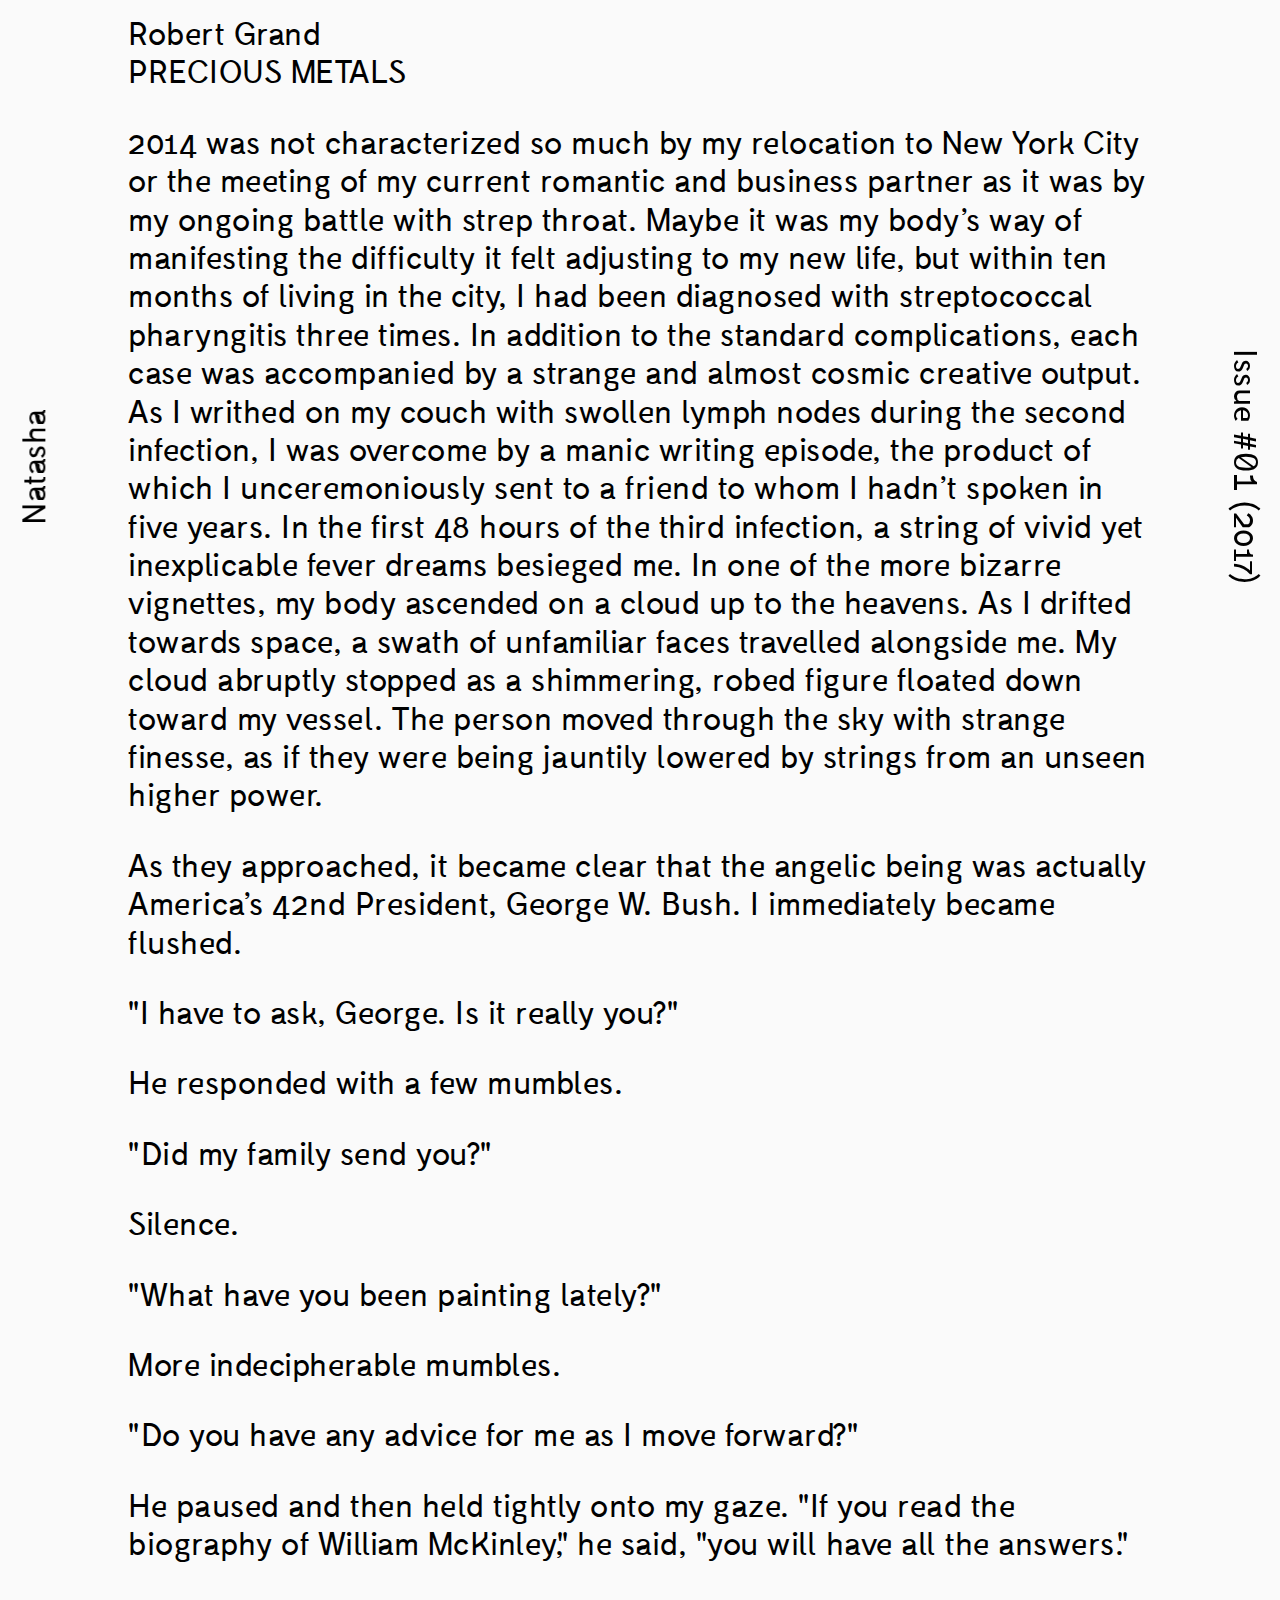
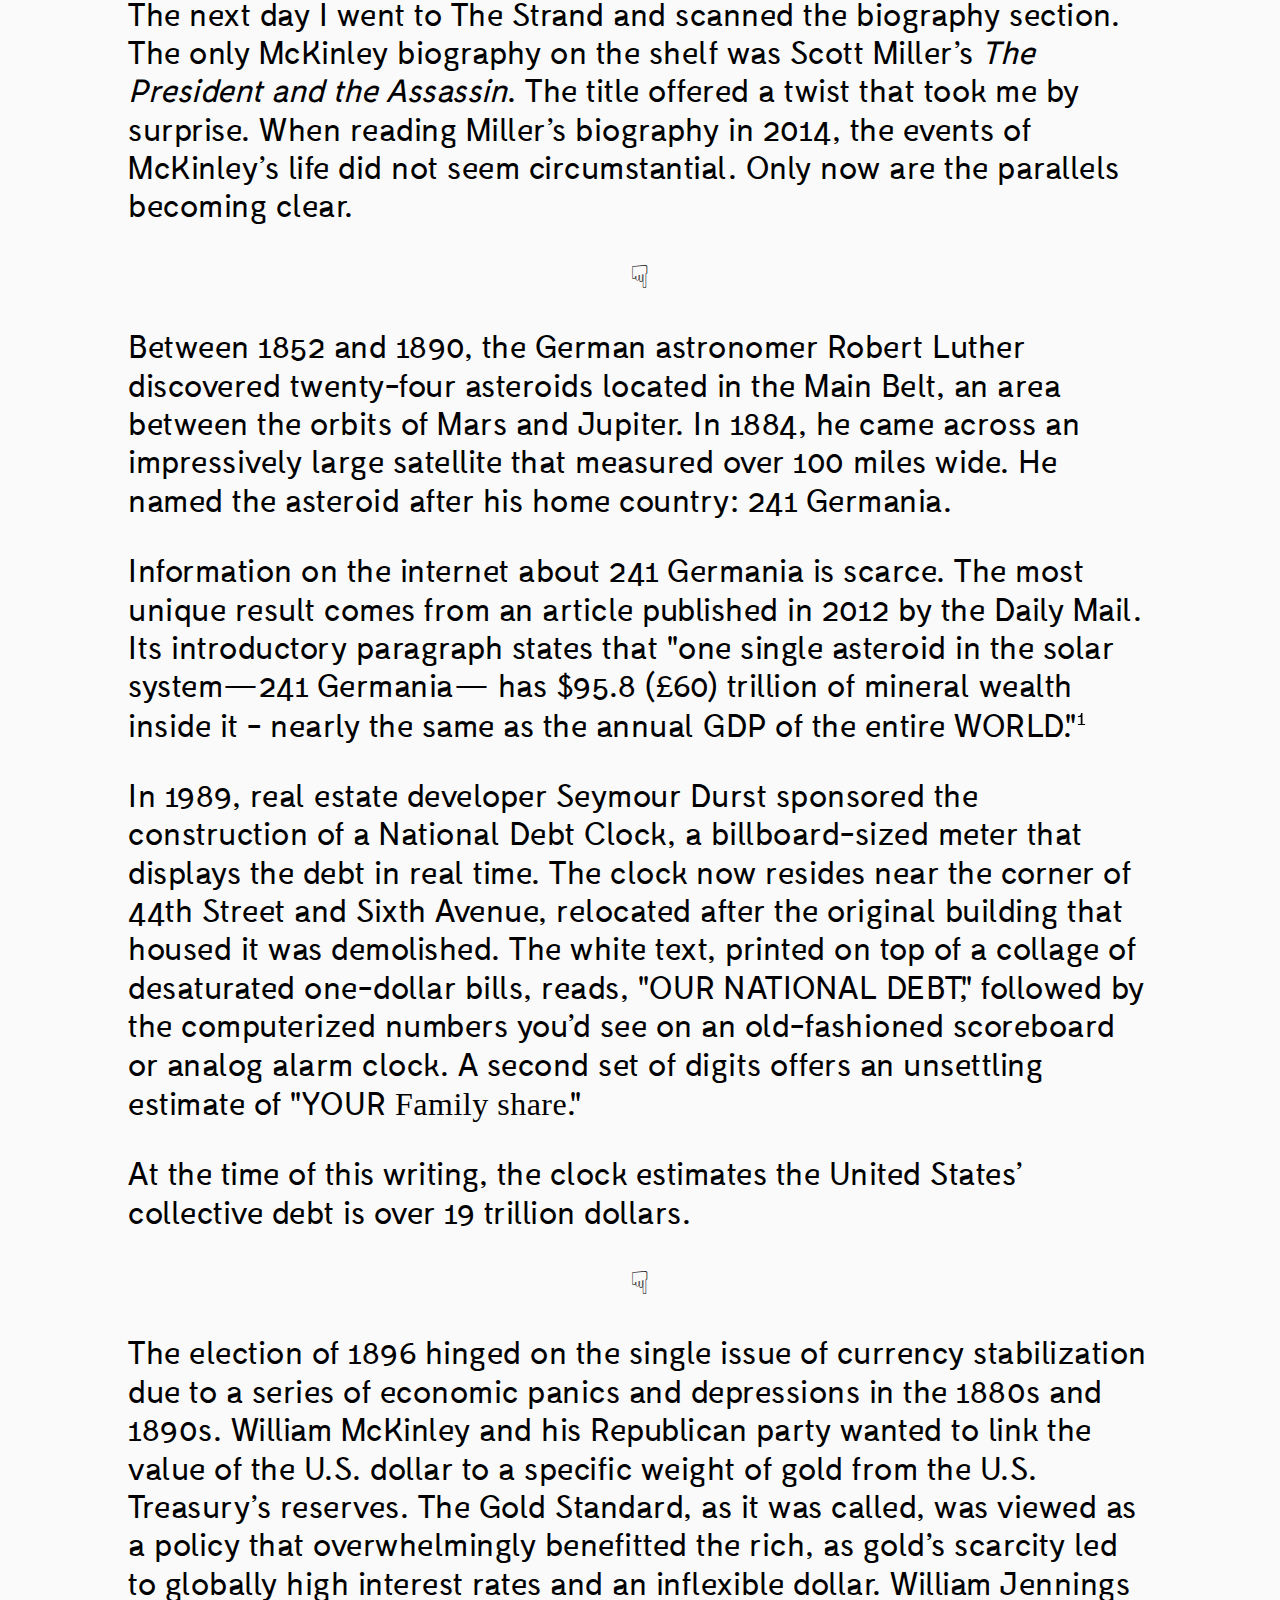
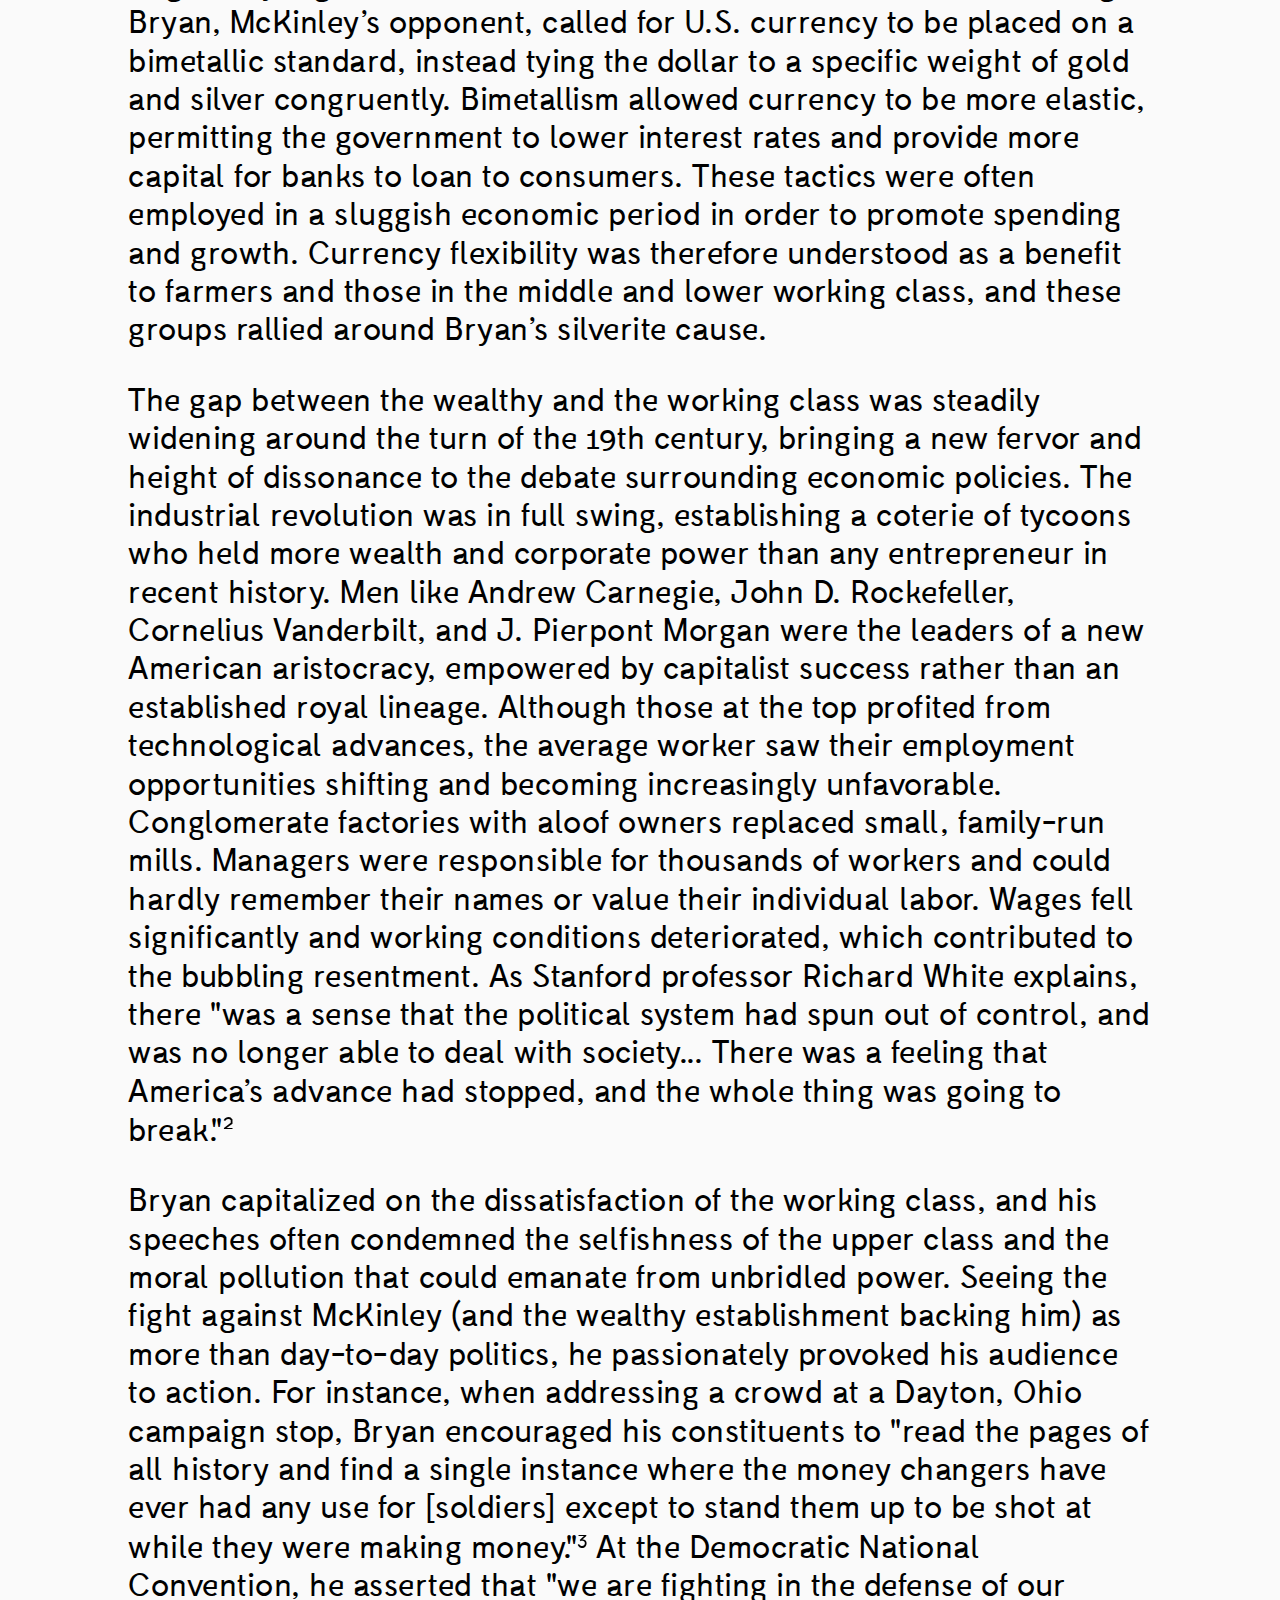
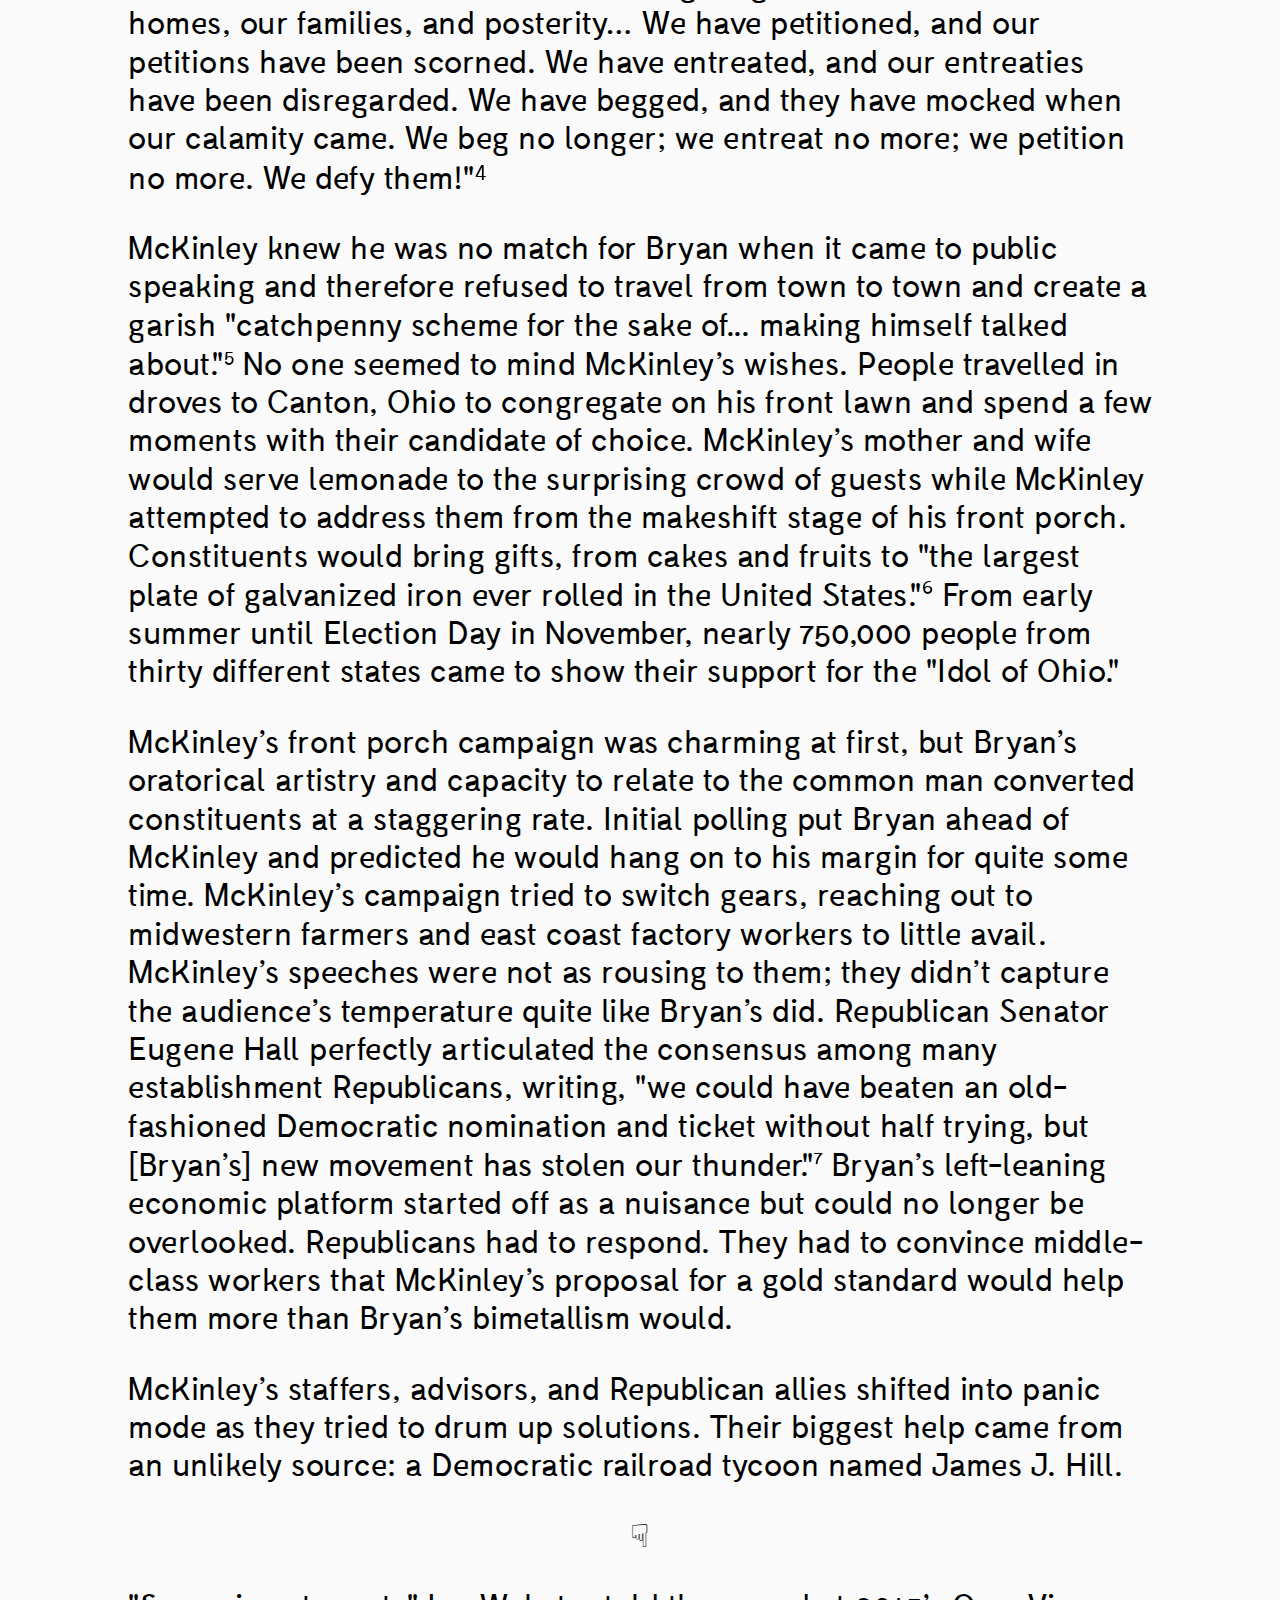
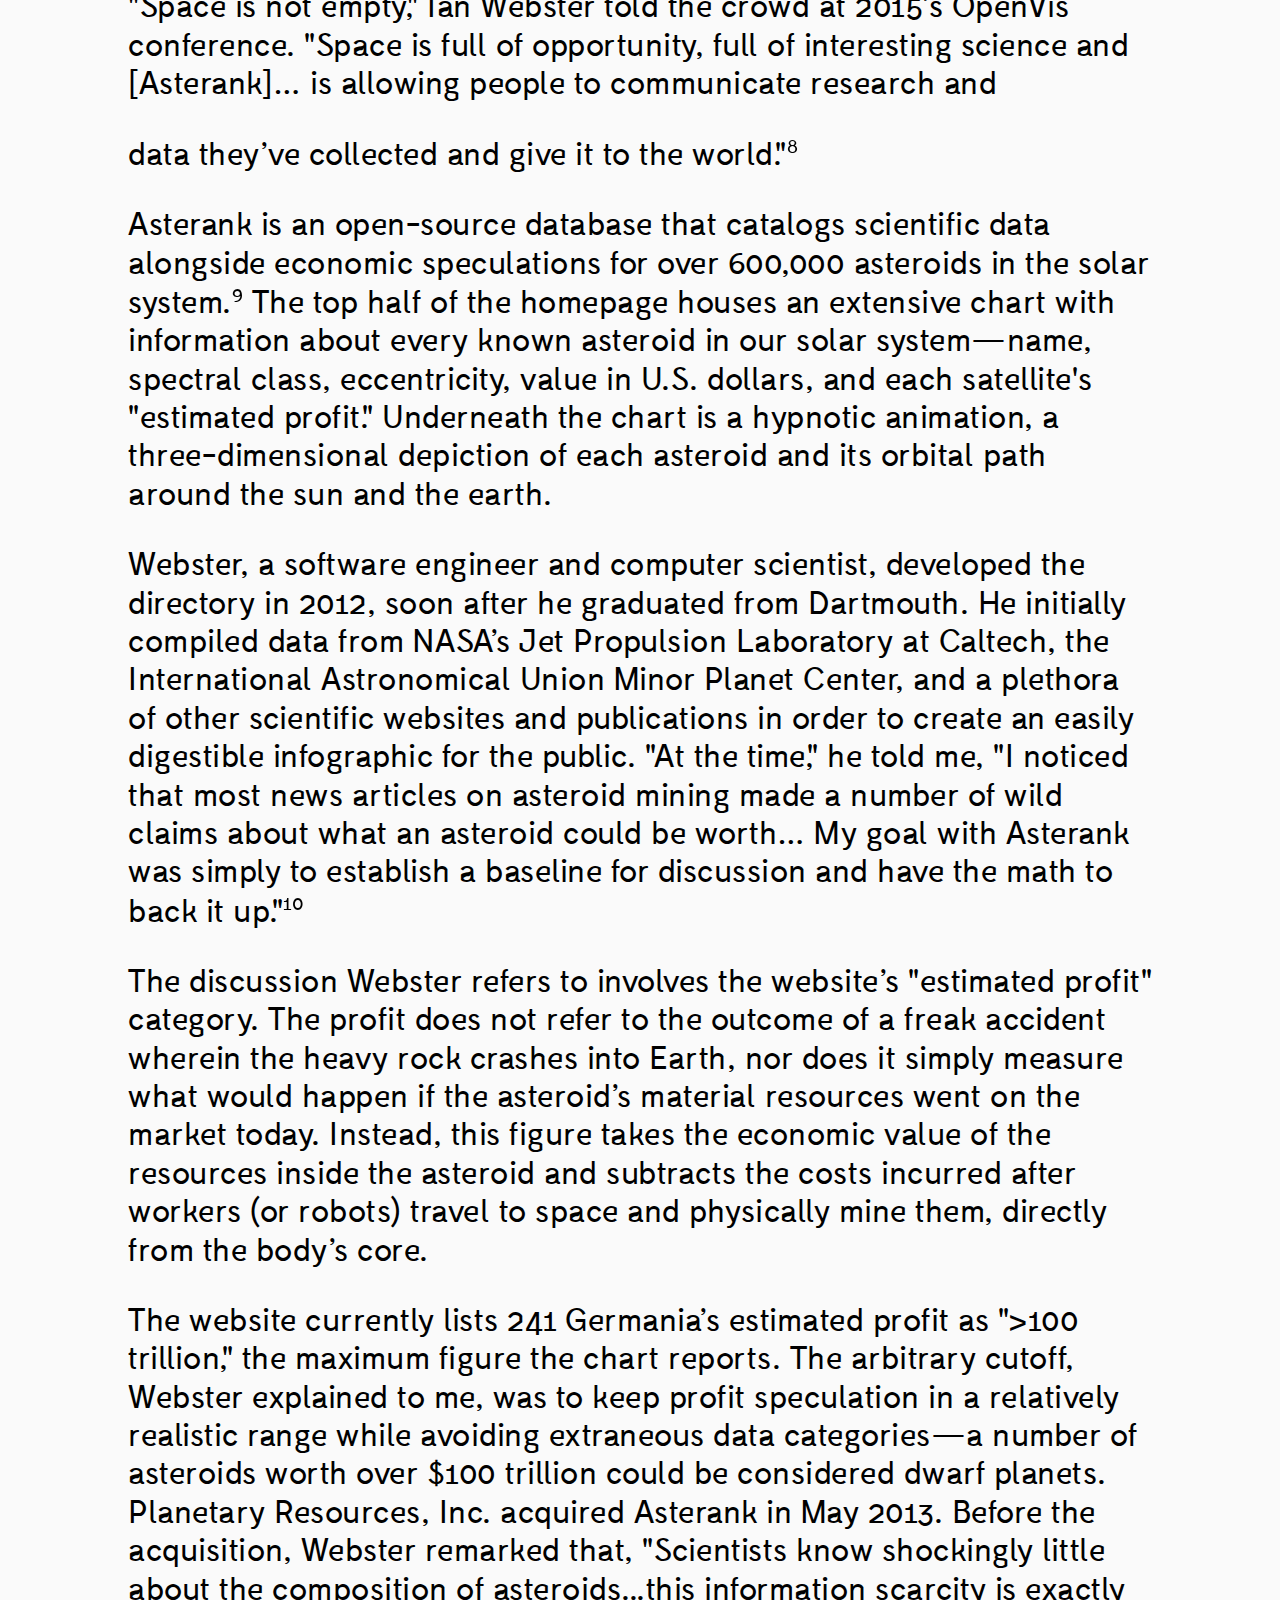
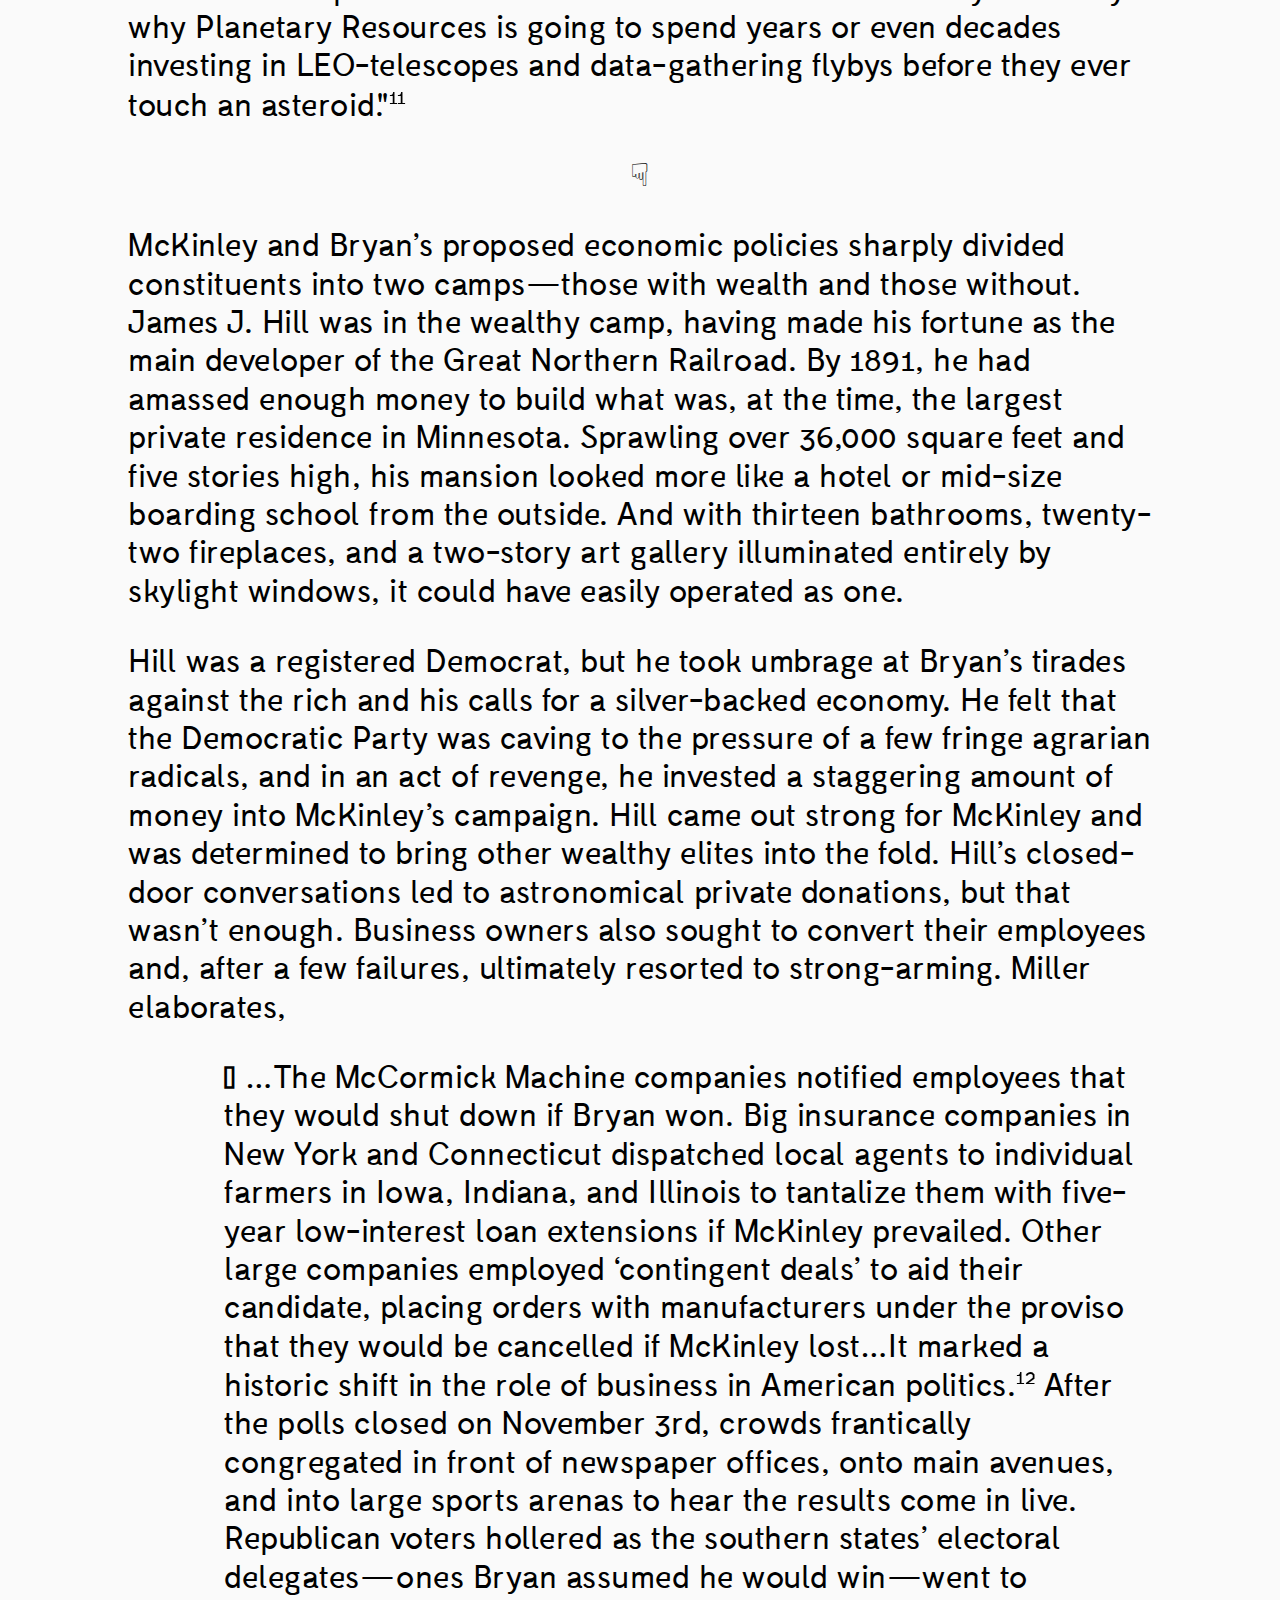
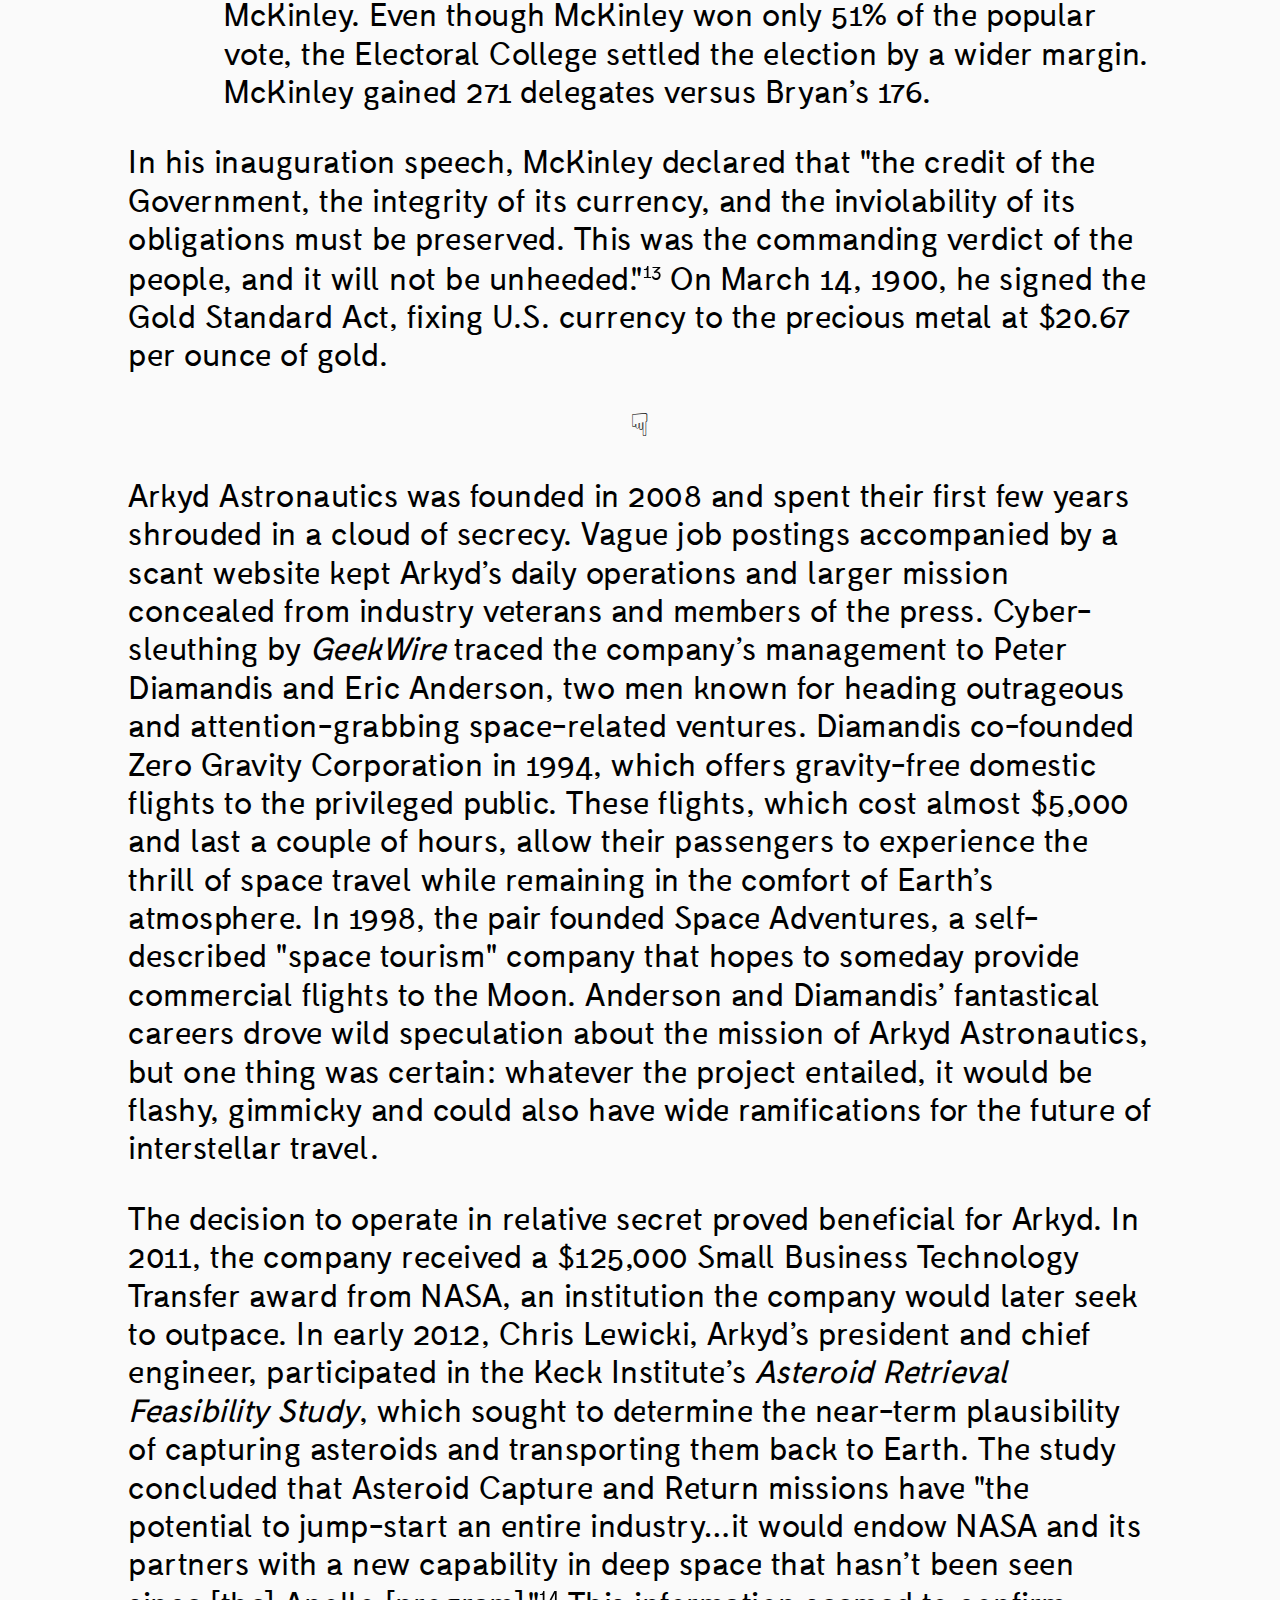
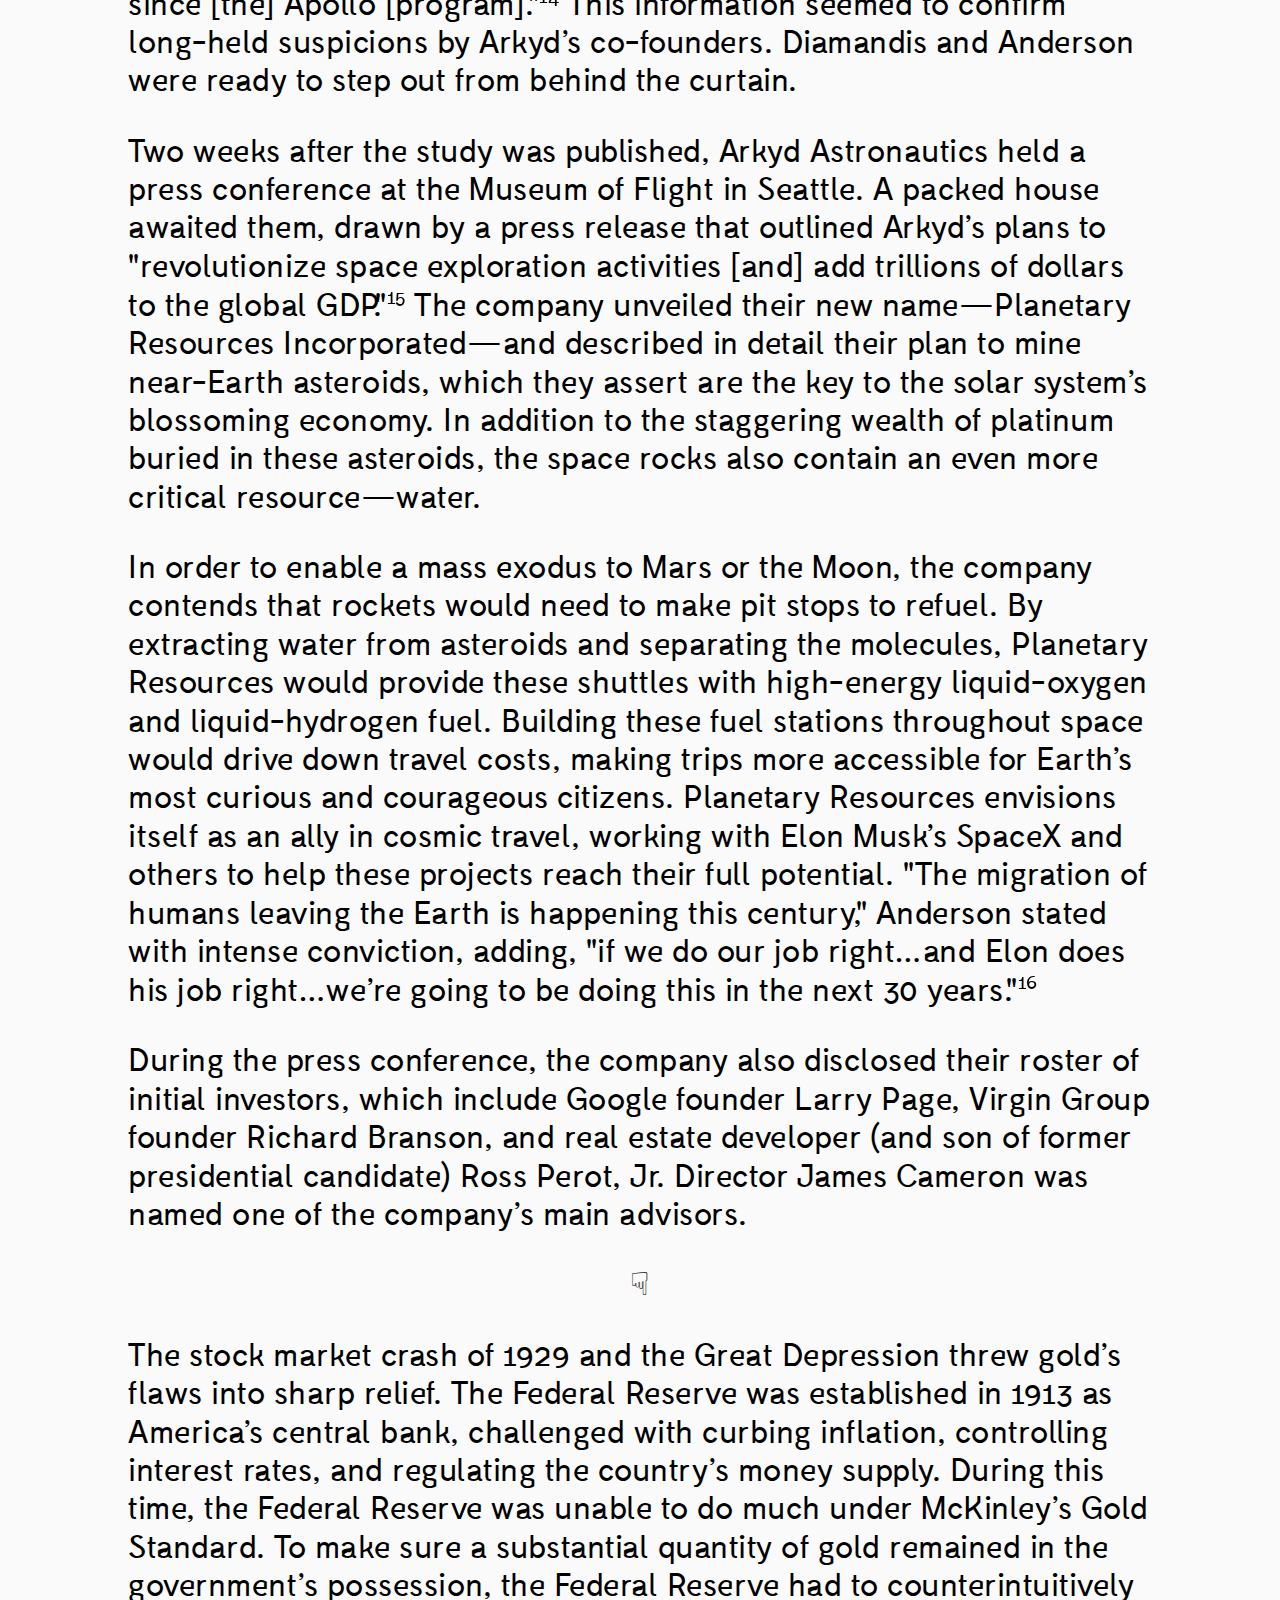
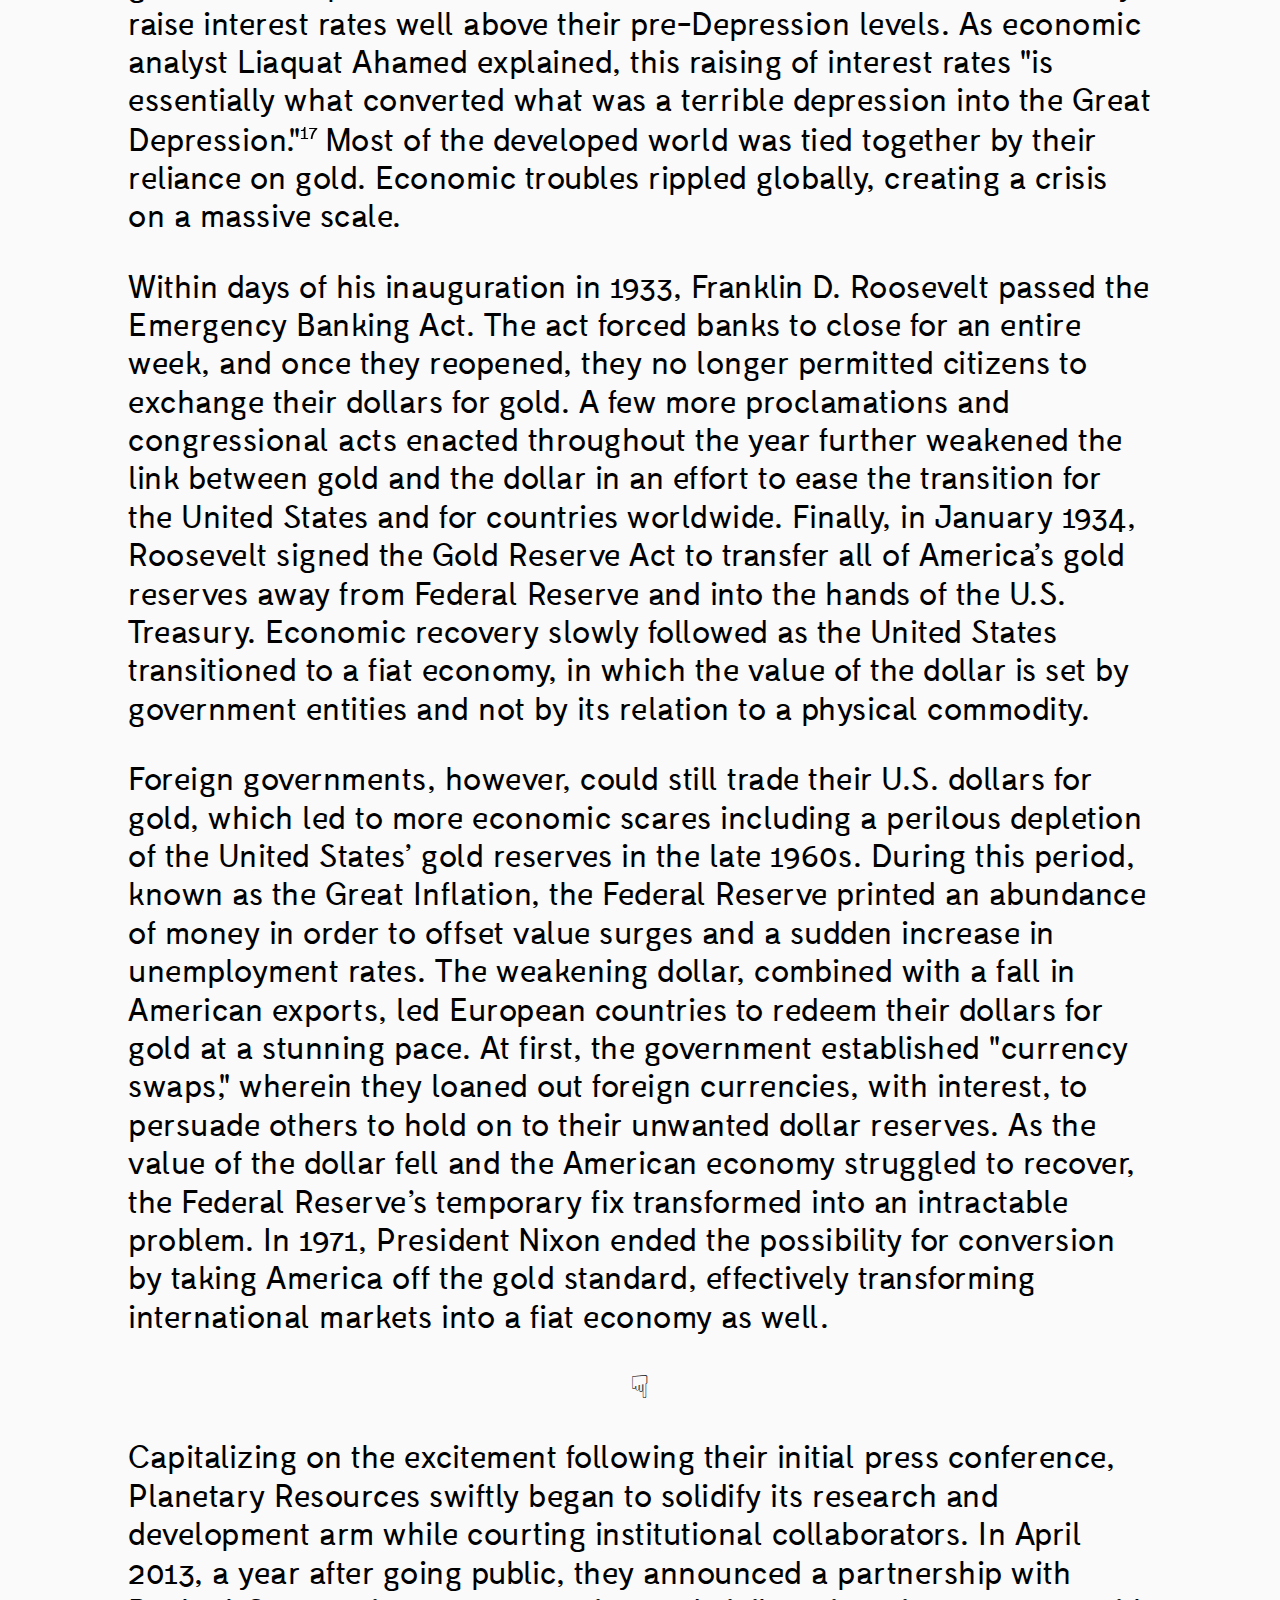
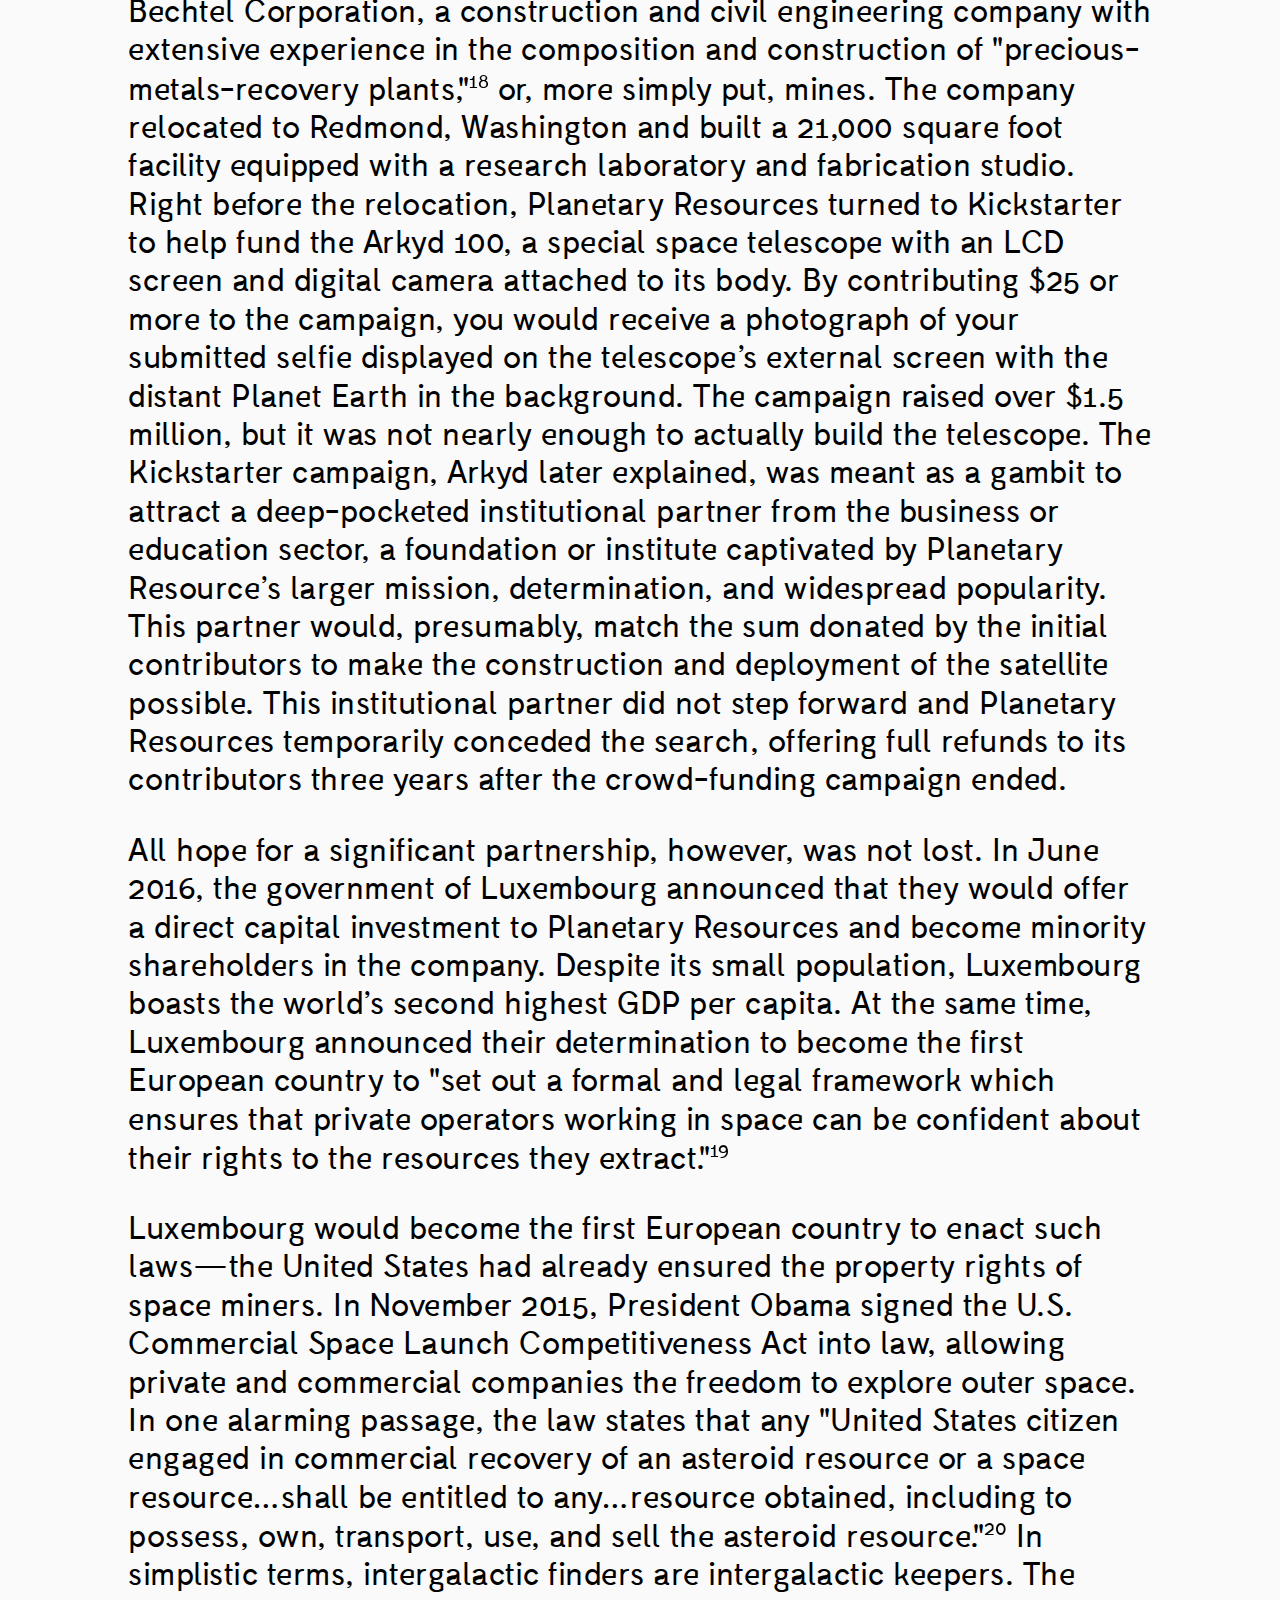
<file: articles/precious-metals.html>
<!doctype html>
<html>
<head>
<meta charset="UTF-8">
<title>Robert Grand, PRECIOUS METALS - Natasha (2017–2019)</title>
<link href="../css/style.css" rel="stylesheet" type="text/css">

</head>

<body>

  <div class="running-head-left"><a href="../index.html">Natasha</a></div>
  <div class="running-head-right">Issue <span class="num">#01</span>&nbsp;(2017)</div>
  <div class="article-container">

Robert Grand<br>
PRECIOUS METALS

<p>2014 was not characterized so much by my relocation to New York City or the meeting of my current romantic and business partner as it was by my ongoing battle with strep throat. Maybe it was my body’s way of manifesting the difficulty it felt adjusting to my new life, but within ten months of living in the city, I had been diagnosed with streptococcal pharyngitis three times. In addition to the standard complications, each case was accompanied by a strange and almost cosmic creative output. As I writhed on my couch with swollen lymph nodes during the second infection, I was overcome by a manic writing episode, the product of which I unceremoniously sent to a friend to whom I hadn’t spoken in five years. In the first 48 hours of the third infection, a string of vivid yet inexplicable fever dreams besieged me. In one of the more bizarre vignettes, my body ascended on a cloud up to the heavens. As I drifted towards space, a swath of unfamiliar faces travelled alongside me. My cloud abruptly stopped as a shimmering, robed figure floated down toward my vessel. The person moved through the sky with strange finesse, as if they were being jauntily lowered by strings from an unseen higher power.</p>

<p>As they approached, it became clear that the angelic being was actually America’s 42nd President, George W. Bush. I immediately became flushed.</p>

<p>"I have to ask, George. Is it really you?"</p>

<p>He responded with a few mumbles.</p>

<p>"Did my family send you?"</p>

<p>Silence.</p>

<p>"What have you been painting lately?"</p>

<p>More indecipherable mumbles.</p>

<p>"Do you have any advice for me as I move forward?" </p>

<p>He paused and then held tightly onto my gaze. "If you read the biography of William McKinley," he said, "you will have all the answers."</p>

<p>The next day I went to The Strand and scanned the biography section. The only McKinley biography on the shelf was Scott Miller’s <i>The President and the Assassin</i>. The title offered a twist that took me by surprise. When reading Miller’s biography in 2014, the events of McKinley’s life did not seem circumstantial. Only now are the parallels becoming clear.</p>

<p class="center">☟</p>

<p>Between 1852 and 1890, the German astronomer Robert Luther discovered twenty-four asteroids located in the Main Belt, an area between the orbits of Mars and Jupiter. In 1884, he came across an impressively large satellite that measured over 100 miles wide. He named the asteroid after his home country: 241 Germania.</p>

<p>Information on the internet about 241 Germania is scarce. The most unique result comes from an article published in 2012 by the Daily Mail. Its introductory paragraph states that "one single asteroid in the solar system—241 Germania— has $95.8 (£60) trillion of mineral wealth inside it - nearly the same as the annual GDP of the entire WORLD."<sup class="footnote"><a id="fnref-1" href="#fn-1">1</a></sup></p>

<p>In 1989, real estate developer Seymour Durst sponsored the construction of a National Debt Clock, a billboard-sized meter that displays the debt in real time. The clock now resides near the corner of 44th Street and Sixth Avenue, relocated after the original building that housed it was demolished. The white text, printed on top of a collage of desaturated one-dollar bills, reads, "OUR NATIONAL DEBT," followed by the computerized numbers you’d see on an old-fashioned scoreboard or analog alarm clock. A second set of digits offers an unsettling estimate of "YOUR <span style="font-family:cursive;">Family share</span>."</p>

<p>At the time of this writing, the clock estimates the United States’ collective debt is over 19 trillion dollars.

<p class="center">☟</p>

<p>The election of 1896 hinged on the single issue of currency stabilization due to a series of economic panics and depressions in the 1880s and 1890s. William McKinley and his Republican party wanted to link the value of the U.S. dollar to a specific weight of gold from the U.S. Treasury’s reserves. The Gold Standard, as it was called, was viewed as a policy that overwhelmingly benefitted the rich, as gold’s scarcity led to globally high interest rates and an inflexible dollar. William Jennings Bryan, McKinley’s opponent, called for U.S. currency to be placed on a bimetallic standard, instead tying the dollar to a specific weight of gold and silver congruently. Bimetallism allowed currency to be more elastic, permitting the government to lower interest rates and provide more capital for banks to loan to consumers. These tactics were often employed in a sluggish economic period in order to promote spending and growth. Currency flexibility was therefore understood as a benefit to farmers and those in the middle and lower working class, and these groups rallied around Bryan’s silverite cause.</p>

<p>The gap between the wealthy and the working class was steadily widening around the turn of the 19th century, bringing a new fervor and height of dissonance to the debate surrounding economic policies. The industrial revolution was in full swing, establishing a coterie of tycoons who held more wealth and corporate power than any entrepreneur in recent history. Men like Andrew Carnegie, John D. Rockefeller, Cornelius Vanderbilt, and J. Pierpont Morgan were the leaders of a new American aristocracy, empowered by capitalist success rather than an established royal lineage. Although those at the top profited from technological advances, the average worker saw their employment opportunities shifting and becoming increasingly unfavorable. Conglomerate factories with aloof owners replaced small, family-run mills. Managers were responsible for thousands of workers and could hardly remember their names or value their individual labor. Wages fell significantly and working conditions deteriorated, which contributed to the bubbling resentment. As Stanford professor Richard White explains, there "was a sense that the political system had spun out of control, and was no longer able to deal with society... There was a feeling that America’s advance had stopped, and the whole thing was going to break."<sup class="footnote"><a id="fnref-2" href="#fn-2">2</a></sup></p>

<p>Bryan capitalized on the dissatisfaction of the working class, and his speeches often condemned the selfishness of the upper class and the moral pollution that could emanate from unbridled power. Seeing the fight against McKinley (and the wealthy establishment backing him) as more than day-to-day politics, he passionately provoked his audience to action. For instance, when addressing a crowd at a Dayton, Ohio campaign stop, Bryan encouraged his constituents to "read the pages of all history and find a single instance where the money changers have ever had any use for [soldiers] except to stand them up to be shot at while they were making money."<sup class="footnote"><a id="fnref-3" href="#fn-3">3</a></sup>

At the Democratic National Convention, he asserted that "we are fighting in the defense of our homes, our families, and posterity… We have petitioned, and our petitions have been scorned. We have entreated, and our entreaties have been disregarded. We have begged, and they have mocked when our calamity came. We beg no longer; we entreat no more; we petition no more. We defy them!"<sup class="footnote"><a id="fnref-4" href="#fn-4">4</a></sup></p>

<p>McKinley knew he was no match for Bryan when it came to public speaking and therefore refused to travel from town to town and create a garish "catchpenny scheme for the sake of... making himself talked about."<sup class="footnote"><a id="fnref-5" href="#fn-5">5</a></sup> No one seemed to mind McKinley’s wishes. People travelled in droves to Canton, Ohio to congregate on his front lawn and spend a few moments with their candidate of choice. McKinley’s mother and wife would serve lemonade to the surprising crowd of guests while McKinley attempted to address them from the makeshift stage of his front porch. Constituents would bring gifts, from cakes and fruits to "the largest plate of galvanized iron ever rolled in the United States."<sup class="footnote"><a id="fnref-6" href="#fn-6">6</a></sup> From early summer until Election Day in November, nearly 750,000 people from thirty different states came to show their support for the "Idol of Ohio."</p>

<p>McKinley’s front porch campaign was charming at first, but Bryan’s oratorical artistry and capacity to relate to the common man converted constituents at a staggering rate. Initial polling put Bryan ahead of McKinley and predicted he would hang on to his margin for quite some time. McKinley’s campaign tried to switch gears, reaching out to midwestern farmers and east coast factory workers to little avail. McKinley’s speeches were not as rousing to them; they didn’t capture the audience’s temperature quite like Bryan’s did. Republican Senator Eugene Hall perfectly articulated the consensus among many establishment Republicans, writing, "we could have beaten an old-fashioned Democratic nomination and ticket without half trying, but [Bryan’s] new movement has stolen our thunder."<sup class="footnote"><a id="fnref-7" href="#fn-7">7</a></sup> Bryan’s left-leaning economic platform started off as a nuisance but could no longer be overlooked. Republicans had to respond. They had to convince middle-class workers that McKinley’s proposal for a gold standard would help them more than Bryan’s bimetallism would.</p>

<p>McKinley’s staffers, advisors, and Republican allies shifted into panic mode as they tried to drum up solutions. Their biggest help came from an unlikely source: a Democratic railroad tycoon named James J. Hill.

  <p class="center">☟</p>

<p>"Space is not empty," Ian Webster told the crowd at 2015’s OpenVis conference. "Space is full of opportunity, full of interesting science and [Asterank]… is allowing people to communicate research and </p>

<p>data they’ve collected and give it to the world."<sup class="footnote"><a id="fnref-8" href="#fn-8">8</a></sup> </p>

<p>Asterank is an open-source database that catalogs scientific data alongside economic speculations for over 600,000 asteroids in the solar system.<sup class="footnote"><a id="fnref-9" href="#fn-9">9</a></sup> The top half of the homepage houses an extensive chart with information about every known asteroid in our solar system—name, spectral class, eccentricity, value in U.S. dollars, and each satellite's "estimated profit." Underneath the chart is a hypnotic animation, a three-dimensional depiction of each asteroid and its orbital path around the sun and the earth.</p>

<p>Webster, a software engineer and computer scientist, developed the directory in 2012, soon after he graduated from Dartmouth. He initially compiled data from NASA’s Jet Propulsion Laboratory at Caltech, the International Astronomical Union Minor Planet Center, and a plethora of other scientific websites and publications in order to create an easily digestible infographic for the public. "At the time," he told me, "I noticed that most news articles on asteroid mining made a number of wild claims about what an asteroid could be worth… My goal with Asterank was simply to establish a baseline for discussion and have the math to back it up."<sup class="footnote"><a id="fnref-10" href="#fn-10">10</a></sup></p>

<p>The discussion Webster refers to involves the website’s "estimated profit" category. The profit does not refer to the outcome of a freak accident wherein the heavy rock crashes into Earth, nor does it simply measure what would happen if the asteroid’s material resources went on the market today. Instead, this figure takes the economic value of the resources inside the asteroid and subtracts the costs incurred after workers (or robots) travel to space and physically mine them, directly from the body’s core. </p>

<p>The website currently lists 241 Germania’s estimated profit as ">100 trillion," the maximum figure the chart reports. The arbitrary cutoff, Webster explained to me, was to keep profit speculation in a relatively realistic range while avoiding extraneous data categories—a number of asteroids worth over $100 trillion could be considered dwarf planets.
Planetary Resources, Inc. acquired Asterank in May 2013. Before the acquisition, Webster remarked that, "Scientists know shockingly little about the composition of asteroids...this information scarcity is exactly why Planetary Resources is going to spend years or even decades investing in LEO-telescopes and data-gathering flybys before they ever touch an asteroid."<sup class="footnote"><a id="fnref-11" href="#fn-11">11</a></sup></p>

<p class="center">☟</p>

<p>McKinley and Bryan’s proposed economic policies sharply divided constituents into two camps—those with wealth and those without. James J. Hill was in the wealthy camp, having made his fortune as the main developer of the Great Northern Railroad. By 1891, he had amassed enough money to build what was, at the time, the largest private residence in Minnesota. Sprawling over 36,000 square feet and five stories high, his mansion looked more like a hotel or mid-size boarding school from the outside. And with thirteen bathrooms, twenty-two fireplaces, and a two-story art gallery illuminated entirely by skylight windows, it could have easily operated as one. </p>

<p>Hill was a registered Democrat, but he took umbrage at Bryan’s tirades against the rich and his calls for a silver-backed economy. He felt that the Democratic Party was caving to the pressure of a few fringe agrarian radicals, and in an act of revenge, he invested a staggering amount of money into McKinley’s campaign. Hill came out strong for McKinley and was determined to bring other wealthy elites into the fold. Hill’s closed-door conversations led to astronomical private donations, but that wasn’t enough. Business owners also sought to convert their employees and, after a few failures, ultimately resorted to strong-arming. Miller elaborates,

<p class="block-quote"><span class="icon">&#xf028;</span>&nbsp;…The McCormick Machine companies notified employees that they would shut down if Bryan won. Big insurance companies in New York and Connecticut dispatched local agents to individual farmers in Iowa, Indiana, and Illinois to tantalize them with five-year low-interest loan extensions if McKinley prevailed. Other large companies employed ‘contingent deals’ to aid their candidate, placing orders with manufacturers under the proviso that they would be cancelled if McKinley lost…It marked a historic shift in the role of business in American politics.<sup class="footnote"><a id="fnref-12" href="#fn-12">12</a></sup>

After the polls closed on November 3rd, crowds frantically congregated in front of newspaper offices, onto main avenues, and into large sports arenas to hear the results come in live. Republican voters hollered as the southern states’ electoral delegates—ones Bryan assumed he would win—went to McKinley. Even though McKinley won only 51% of the popular vote, the Electoral College settled the election by a wider margin. McKinley gained 271 delegates versus Bryan’s 176.</p>

<p>In his inauguration speech, McKinley declared that "the credit of the Government, the integrity of its currency, and the inviolability of its obligations must be preserved. This was the commanding verdict of the people, and it will not be unheeded."<sup class="footnote"><a id="fnref-13" href="#fn-13">13</a></sup> On March 14, 1900, he signed the Gold Standard Act, fixing U.S. currency to the precious metal at $20.67 per ounce of gold.</p>

<p class="center">☟</p>

<p>Arkyd Astronautics was founded in 2008 and spent their first few years shrouded in a cloud of secrecy. Vague job postings accompanied by a scant website kept Arkyd’s daily operations and larger mission concealed from industry veterans and members of the press. Cyber-sleuthing by <i>GeekWire</i> traced the company’s management to Peter Diamandis and Eric Anderson, two men known for heading outrageous and attention-grabbing space-related ventures. Diamandis co-founded Zero Gravity Corporation in 1994, which offers gravity-free domestic flights to the privileged public. These flights, which cost almost $5,000 and last a couple of hours, allow their passengers to experience the thrill of space travel while remaining in the comfort of Earth’s atmosphere. In 1998, the pair founded Space Adventures, a self-described "space tourism" company that hopes to someday provide commercial flights to the Moon. Anderson and Diamandis’ fantastical careers drove wild speculation about the mission of Arkyd Astronautics, but one thing was certain: whatever the project entailed, it would be flashy, gimmicky and could also have wide ramifications for the future of interstellar travel.</p>

<p>The decision to operate in relative secret proved beneficial for Arkyd. In 2011, the company received a $125,000 Small Business Technology Transfer award from NASA, an institution the company would later seek to outpace. In early 2012, Chris Lewicki, Arkyd’s president and chief engineer, participated in the Keck Institute’s <i>Asteroid Retrieval Feasibility Study</i>, which sought to determine the near-term plausibility of capturing asteroids and transporting them back to Earth. The study concluded that Asteroid Capture and Return missions have "the potential to jump-start an entire industry…it would endow NASA and its partners with a new capability in deep space that hasn’t been seen since [the] Apollo [program]."<sup class="footnote"><a id="fnref-14" href="#fn-14">14</a></sup> This information seemed to confirm long-held suspicions by Arkyd’s co-founders. Diamandis and Anderson were ready to step out from behind the curtain.</p>

<p>Two weeks after the study was published, Arkyd Astronautics held a press conference at the Museum of Flight in Seattle. A packed house awaited them, drawn by a press release that outlined Arkyd’s plans to "revolutionize space exploration activities [and] add trillions of dollars to the global GDP."<sup class="footnote"><a id="fnref-15" href="#fn-15">15</a></sup> The company unveiled their new name—Planetary Resources Incorporated—and described in detail their plan to mine near-Earth asteroids, which they assert are the key to the solar system’s blossoming economy. In addition to the staggering wealth of platinum buried in these asteroids, the space rocks also contain an even more critical resource—water.</p>

<p>In order to enable a mass exodus to Mars or the Moon, the company contends that rockets would need to make pit stops to refuel. By extracting water from asteroids and separating the molecules, Planetary Resources would provide these shuttles with high-energy liquid-oxygen and liquid-hydrogen fuel. Building these fuel stations throughout space would drive down travel costs, making trips more accessible for Earth’s most curious and courageous citizens. Planetary Resources envisions itself as an ally in cosmic travel, working with Elon Musk’s SpaceX and others to help these projects reach their full potential. "The migration of humans leaving the Earth is happening this century," Anderson stated with intense conviction, adding, "if we do our job right…and Elon does his job right…we’re going to be doing this in the next 30 years."<sup class="footnote"><a id="fnref-16" href="#fn-16">16</a></sup></p>

<p>During the press conference, the company also disclosed their roster of initial investors, which include Google founder Larry Page, Virgin Group founder Richard Branson, and real estate developer (and son of former presidential candidate) Ross Perot, Jr. Director James Cameron was named one of the company’s main advisors.</p>

<p class="center">☟</p>

<p>The stock market crash of 1929 and the Great Depression threw gold’s flaws into sharp relief. The Federal Reserve was established in 1913 as America’s central bank, challenged with curbing inflation, controlling interest rates, and regulating the country’s money supply. During this time, the Federal Reserve was unable to do much under McKinley’s Gold Standard. To make sure a substantial quantity of gold remained in the government’s possession, the Federal Reserve had to counterintuitively raise interest rates well above their pre-Depression levels. As economic analyst Liaquat Ahamed explained, this raising of interest rates "is essentially what converted what was a terrible depression into the Great Depression."<sup class="footnote"><a id="fnref-17" href="#fn-17">17</a></sup> Most of the developed world was tied together by their reliance on gold. Economic troubles rippled globally, creating a crisis on a massive scale.</p>

<p>Within days of his inauguration in 1933, Franklin D. Roosevelt passed the Emergency Banking Act. The act forced banks to close for an entire week, and once they reopened, they no longer permitted citizens to exchange their dollars for gold. A few more proclamations and congressional acts enacted throughout the year further weakened the link between gold and the dollar in an effort to ease the transition for the United States and for countries worldwide. Finally, in January 1934, Roosevelt signed the Gold Reserve Act to transfer all of America’s gold reserves away from Federal Reserve and into the hands of the U.S. Treasury. Economic recovery slowly followed as the United States transitioned to a fiat economy, in which the value of the dollar is set by government entities and not by its relation to a physical commodity. </p>

<p>Foreign governments, however, could still trade their U.S. dollars for gold, which led to more economic scares including a perilous depletion of the United States’ gold reserves in the late 1960s. During this period, known as the Great Inflation, the Federal Reserve printed an abundance of money in order to offset value surges and a sudden increase in unemployment rates. The weakening dollar, combined with a fall in American exports, led European countries to redeem their dollars for gold at a stunning pace. At first, the government established "currency swaps," wherein they loaned out foreign currencies, with interest, to persuade others to hold on to their unwanted dollar reserves. As the value of the dollar fell and the American economy struggled to recover, the Federal Reserve’s temporary fix transformed into an intractable problem. In 1971, President Nixon ended the possibility for conversion by taking America off the gold standard, effectively transforming international markets into a fiat economy as well. </p>

<p class="center">☟</p>

<p>Capitalizing on the excitement following their initial press conference, Planetary Resources swiftly began to solidify its research and development arm while courting institutional collaborators. In April 2013, a year after going public, they announced a partnership with Bechtel Corporation, a construction and civil
engineering company with extensive experience in the composition and construction of "precious-metals-recovery plants,"<sup class="footnote"><a id="fnref-18" href="#fn-18">18</a></sup> or, more simply put, mines. The company relocated to Redmond, Washington and built a 21,000 square foot facility equipped with a research laboratory and fabrication studio. Right before the relocation, Planetary Resources turned to Kickstarter to help fund the Arkyd 100, a special space telescope with an LCD screen and digital camera attached to its body. By contributing $25 or more to the campaign, you would receive a photograph of your submitted selfie displayed on the telescope’s external screen with the distant Planet Earth in the background. The campaign raised over $1.5 million, but it was not nearly enough to actually build the telescope. The Kickstarter campaign, Arkyd later explained, was meant as a gambit to attract a deep-pocketed institutional partner from the business or education sector, a foundation or institute captivated by Planetary Resource’s larger mission, determination, and widespread popularity. This partner would, presumably, match the sum donated by the initial contributors to make the construction and deployment of the satellite possible. This institutional partner did not step forward and Planetary Resources temporarily conceded the search, offering full refunds to its contributors three years after the crowd-funding campaign ended.</p>

<p>All hope for a significant partnership, however, was not lost. In June 2016, the government of Luxembourg announced that they would offer a direct capital investment to Planetary Resources and become minority shareholders in the company. Despite its small population, Luxembourg boasts the world’s second highest GDP per capita. At the same time, Luxembourg announced their determination to become the first European country to "set out a formal and legal framework which ensures that private operators working in space can be confident about their rights to the resources they extract."<sup class="footnote"><a id="fnref-19" href="#fn-19">19</a></sup></p>

<p>Luxembourg would become the first European country to enact such laws—the United States had already ensured the property rights of space miners. In November 2015, President Obama signed the U.S. Commercial Space Launch Competitiveness Act into law, allowing private and commercial companies the freedom to explore outer space. In one alarming passage, the law states that any "United States citizen engaged in commercial recovery of an asteroid resource or a space resource…shall be entitled to any…resource obtained, including to possess, own, transport, use, and sell the asteroid resource."<sup class="footnote"><a id="fnref-20" href="#fn-20">20</a></sup> In simplistic terms, intergalactic finders are intergalactic keepers. The United Nation’s Outer Space Treaty of 1967 protects against the wholesale exploitation of space, but those hoping to profit from asteroid mining can reinterpret its muddier clauses. Sagi Kfir, a "space attorney" working for one of Planetary Resources’ competitors,<sup class="footnote"><a id="fnref-21" href="#fn-21">21</a></sup> argues that the UN treaty’s declaration of space as "free for exploration and use by all states" merits a wider discussion. Private companies like Planetary Resources, he argues, are merely hoping to use the resources of outer space in order to assist in space exploration. They are not seeking to colonize or create sovereign states on the asteroids themselves. "Much like fishing trawlers going to sea," he suggests, "the fishermen have the right to keep the fish that they catch, but have no ownership rights to the sea itself."<sup class="footnote"><a id="fnref-22" href="#fn-22">22</a></sup> By this logic, Planetary Resources could legally possess the $100 trillion worth of materials in 241 Germania—as long as they are able to harvest it first.</p>

<p class="center">☟</p>

<p>Reflecting on the election of 1896, it’s striking how the conditions and characters mirror the 2016 presidential contest. A disruptive shift in labor practices, coupled with an economic crisis and sustained recession, resulted in the meteoric rise of a far-left candidate whose platform focused on the interests of the working class—William Jennings Bryan in 1896 and Bernie Sanders in 2016. These economic populists were ultimately defeated by candidates aligned with corporate interests.</p>

<p>Libertarians and extreme-right Republicans are already arguing for a return to the Gold Standard. What had been a fringe belief has now become a serious part of mainstream conversation. Ron Paul, with equal parts sincerity and absurdity, refers to the Federal Reserve as "money elves...who feel like playing God with the economy."<sup class="footnote"><a id="fnref-23" href="#fn-23">23</a></sup> Robert Mercer, a hedge-fund tycoon and financial backer of the alt-right—he funded Breitbart News in its early days and later contributed millions to Trump’s campaign—also supports a commodity-based economic system. His daughter Rebekah was granted a seat on Trump’s transition team, and she has brazenly promoted a return to the gold standard during his tenure thus far.<sup class="footnote"><a id="fnref-24" href="#fn-24">24</a></sup></p>

<p>Those who advocate for gold’s return follow a perfect-on-paper platform that eschews logic. The Gold Standard takes something as incredibly abstract and attempts to render it concrete, in order to help demystify what is a necessarily nebulous arrangement. As American capitalism reaches further into outer space, will those in power learn from these past economic mistakes? Or will the desire to reduce complex relations into simple material analogies replicate, again and again, across the cosmos—is impetus to do so a facet of human nature? </p>

<p class="block-quote"><span class="icon">&#xf028;</span>&nbsp;<i>Dig and I dig and dig and dig<br>
Dig diggy dig dig dig a dig<br>
Dig diggy diggy dig dig<br>
And I dig my life away-o<br>
And I dig my life away</p>

<p class="block-quote">Precious metal is hard to find <br>
Precious metal is hard to find<br>
Down in the hole and down in the mine<br>
And I dig my life away-o<br>
And I dig my life away</i>&nbsp;<sup class="footnote"><a id="fnref-25" href="#fn-25">25</a></sup>

<div id="footnotes" class="footnotes-container">
  <ol class="footnotes-list">
    <li id="fn-1" value="1"><span class="note-numeral">1.</span>&nbsp;Rob Waugh, "Single asteroid worth £60 trillion if it was mined – as much as world earns in a year," <i><i>Daily Mail Online</i></i>, May 21, 2012, <a href="http://www.dailymail.co.uk/sciencetech/article-2147404/Found-The-single-asteroid-thats-worth-60-billion-years-financial-output-entire-WORLD.html">http://www.dailymail.co.uk/sciencetech/article-2147404/Found-The-single-asteroid-thats-worth-60-billion-years-financial-output-entire-WORLD.html</a>.<span class="footnotereverse"><a href="#fnref-1">☝&#xFE0E;</a></li>
    <li id="fn-2" value="2"><span class="note-numeral">2.</span>&nbsp;Evan Osnos, "Doomsday Prep for the Super Rich," <i>The New Yorker</i>, January 30, 2017, http://www.newyorker.com/magazine/2017/01/30/doomsday-prep-for-the-super-rich<span class="footnotereverse"><a href="#fnref-2">☝&#xFE0E;</a></li>
    <li id="fn-3" value="3"><span class="note-numeral">3.</span>&nbsp;"Like a mountebank," <i>Indianapolis Journal</i>, October 20, 1896.<span class="footnotereverse"><a href="#fnref-3">☝&#xFE0E;</a></li>
    <li id="fn-4" value="4"><span class="note-numeral">4.</span>&nbsp;"Bryan’s Cross of Gold Speech: Mesmerizing the Masses," <i>History Matters: The U.S. Survey Course on the Web</i>, last updated January 3, 2017, http://historymatters.gmu.edu/d/5354/.<span class="footnotereverse"><a href="#fnref-4">☝&#xFE0E;</a></li>
    <li id="fn-5" value="5"><span class="note-numeral">5.</span>&nbsp;Scott Miller, <i>The President and the Assassin</i> (New York: Random House, 2013), 14.<span class="footnotereverse"><a href="#fnref-5">☝&#xFE0E;</a></li>
    <li id="fn-6" value="6"><span class="note-numeral">6.</span>&nbsp;Ibid., 13.<span class="footnotereverse"><a href="#fnref-6">☝&#xFE0E;</a></li>
    <li id="fn-7" value="7"><span class="note-numeral">7.</span>&nbsp;Ibid., 26.<span class="footnotereverse"><a href="#fnref-7">☝&#xFE0E;</a></li>
    <li id="fn-8" value="8"><span class="note-numeral">8.</span>&nbsp;Ian Webster, "Mapping the Cosmos: Visualizing Millions of Objects in Space" (presentation, OpenVis Conference, Boston, MA, April 6-7, 2015), https://www.youtube.com/watch?v=6WohX_3Uww4<span class="footnotereverse"><a href="#fnref-8">☝&#xFE0E;</a></li>
    <li id="fn-9" value="9"><span class="note-numeral">9.</span>&nbsp;Asterank home page.<span class="footnotereverse"><a href="#fnref-9">☝&#xFE0E;</a></li>
    <li id="fn-10" value="10"><span class="note-numeral">10.</span>&nbsp;Ian Webster (developer of Asterank) in discussion with the author, March 2017.<span class="footnotereverse"><a href="#fnref-10">☝&#xFE0E;</a></li>
    <li id="fn-11" value="11"><span class="note-numeral">11.</span>&nbsp;Emily Elert, "Asterank 3D: A Visual Guide To Getting Rich In Space," <i>Popular Science</i>, December 17, 2012, http://www.popsci.com/science/article/2012-12/asterank-3d-visual-guide-getting-rich-space.<span class="footnotereverse"><a href="#fnref-11">☝&#xFE0E;</a></li>
    <li id="fn-12" value="12"><span class="note-numeral">12.</span>&nbsp;Miller, 29. <span class="footnotereverse"><a href="#fnref-12">☝&#xFE0E;</a></li>
    <li id="fn-13" value="13"><span class="note-numeral">13.</span>&nbsp;<i>Inaugural Addresses of the Presidents of the United States</i>, (Washington, D.C.: U.S. G.P.O.: for sale by the Supt. of Docs., U.S. G.P.O., 1989; Bartleby.com, 2001), www.bartleby.com/124/.<span class="footnotereverse"><a href="#fnref-13">☝&#xFE0E;</a></li>
    <li id="fn-14" value="14"><span class="note-numeral">14.</span>&nbsp;Brophy et al., <i>Asteroid Retrieval Feasibility Study</i>, (Pasadena, California: Keck Institute for Space Studies: April 2, 2012), http://www.nss.org/settlement/asteroids/Asteroid_Retrieval_Feasibility_Study_2012.pdf.<span class="footnotereverse"><a href="#fnref-14">☝&#xFE0E;</a></li>
    <li id="fn-15" value="15"><span class="note-numeral">15.</span>&nbsp;Todd Bishop, "Space robot venture includes Google’s Page and Schmidt, aims to expand Earth’s resources," <i>GeekWire</i>, April 18, 2012, http://www.geekwire.com/2012/top-google-execs-james-cameron-involved-space-robot-startup/.<span class="footnotereverse"><a href="#fnref-15">☝&#xFE0E;</a></li>
    <li id="fn-16" value="16"><span class="note-numeral">16.</span>&nbsp;Taylor Soper, "Planetary Resources founder: ‘Humans will migrate off Earth in the next 30 years,’" <i>GeekWire</i>, April 4, 2013, http://www.geekwire.com/2013/planetary-resources/.<span class="footnotereverse"><a href="#fnref-16">☝&#xFE0E;</a></li>
    <li id="fn-17" value="17"><span class="note-numeral">17.</span>&nbsp;"Episode 253: Gold Standard R.I.P.," <i>Planet Money</i>, podcast audio, January 16, 2015, http://www.npr.org/sections/money/2015/01/16/376967946/episode-253-gold-standard-r-i-p.<span class="footnotereverse"><a href="#fnref-17">☝&#xFE0E;</a></li>
    <li id="fn-18" value="18"><span class="note-numeral">18.</span>&nbsp;Bechtel Corporation, "Mining and Metals Expertise," accessed April 21, 2017, http://www.bechtel.com/expertise/mining-metals/mining-expertise/<span class="footnotereverse"><a href="#fnref-18">☝&#xFE0E;</a></li>
    <li id="fn-19" value="19"><span class="note-numeral">19.</span>&nbsp;Le Government du Grand-Duché de Luxembourg, "Initiative," accessed April 21, 2017, http://www.spaceresources.public.lu/en/index.html.<span class="footnotereverse"><a href="#fnref-19">☝&#xFE0E;</a></li>
    <li id="fn-20" value="20"><span class="note-numeral">20.</span>&nbsp;U.S. Commercial Space Launch Competitiveness Act, H.R. 2262, 114th Congress (2015-2016). <span class="footnotereverse"><a href="#fnref-20">☝&#xFE0E;</a></li>
    <li id="fn-21" value="21"><span class="note-numeral">21.</span>&nbsp;Bradley Hope, "‘Space Lawyers’ Help Startups Navigate the Final Legal Frontier," <i>Wall Street Journal</i>, March 20, 2015, https://www.wsj.com/articles/space-lawyers-help-startups-navigate-the-final-legal-frontier-1426813125.<span class="footnotereverse"><a href="#fnref-21">☝&#xFE0E;</a></li>
    <li id="fn-22" value="22"><span class="note-numeral">22.</span>&nbsp;Sagi Kfir, "Is Asteroid Mining Legal?," <i>Deep Space Industries Blog</i>, April 19, 2016, https://deepspaceindustries.com/is-asteroid-mining-legal/.<span class="footnotereverse"><a href="#fnref-22">☝&#xFE0E;</a></li>
    <li id="fn-23" value="23"><span class="note-numeral">23.</span>&nbsp;Ron Paul, "Monetary Reform," accessed April 2, 2017, http://www.ronpaul.com/fiat-money-inflation-federal-reserve-2/.<span class="footnotereverse"><a href="#fnref-23">☝&#xFE0E;</a></li>
    <li id="fn-24" value="24"><span class="note-numeral">24.</span>&nbsp;Jane Mayer, "The Reclusive Hedgefund Tycoon Behind The Trump Presidency," <i>The New Yorker</i>, March 27, 2017, http://www.newyorker.com/magazine/2017/03/27/the-reclusive-hedge-fund-tycoon-behind-the-trump-presidency.<span class="footnotereverse"><a href="#fnref-24">☝&#xFE0E;</a></li>
    <li id="fn-25" value="25"><span class="note-numeral">25.</span>&nbsp;Woody Guthrie, "Miner’s Song," <i>Hard Travelin’: The Asch Recordings</i>, Vol. 3. Smithsonian/Folkways, 1999.<span class="footnotereverse"><a href="#fnref-25">☝&#xFE0E;</a></li>
  </ol>
</div>
<p class="center"><a href="../index.html">☜ Return to index</a></p>
<br><Br>
  </div>

</body>
</html>
</file>
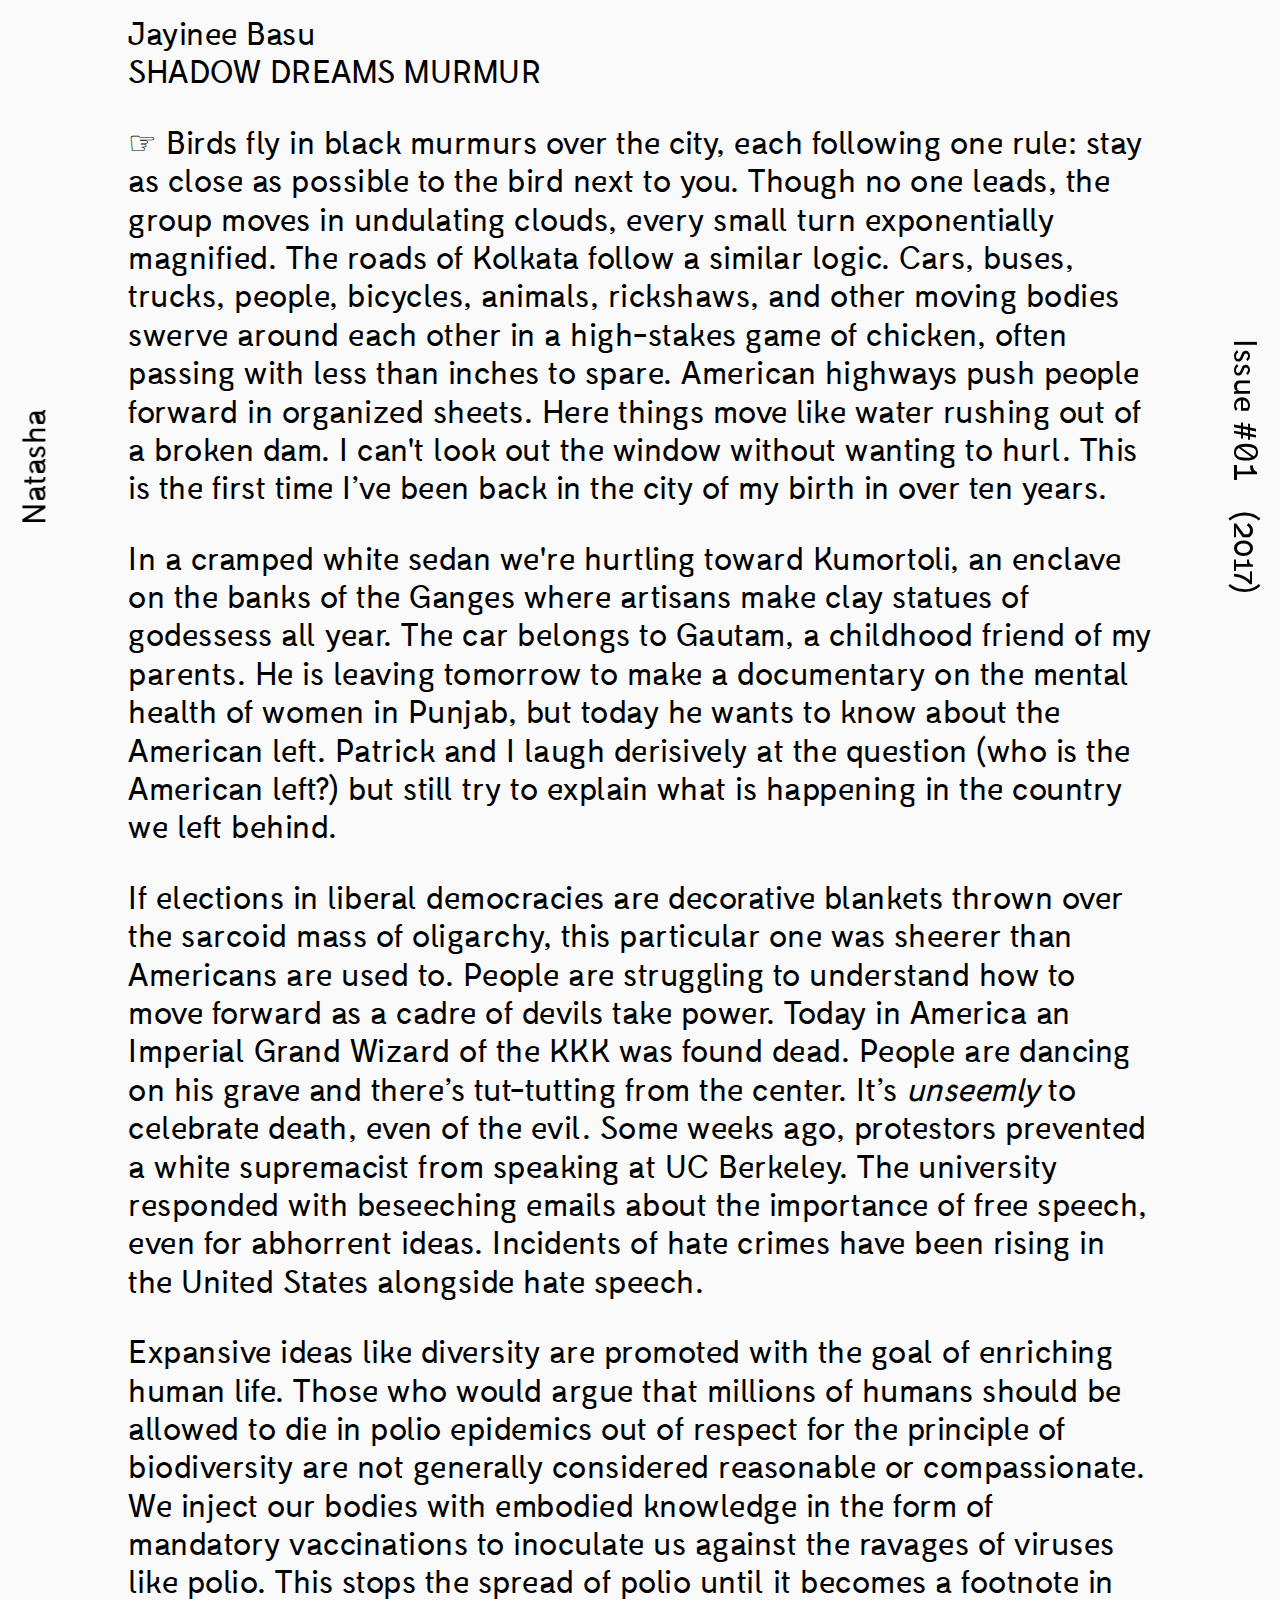
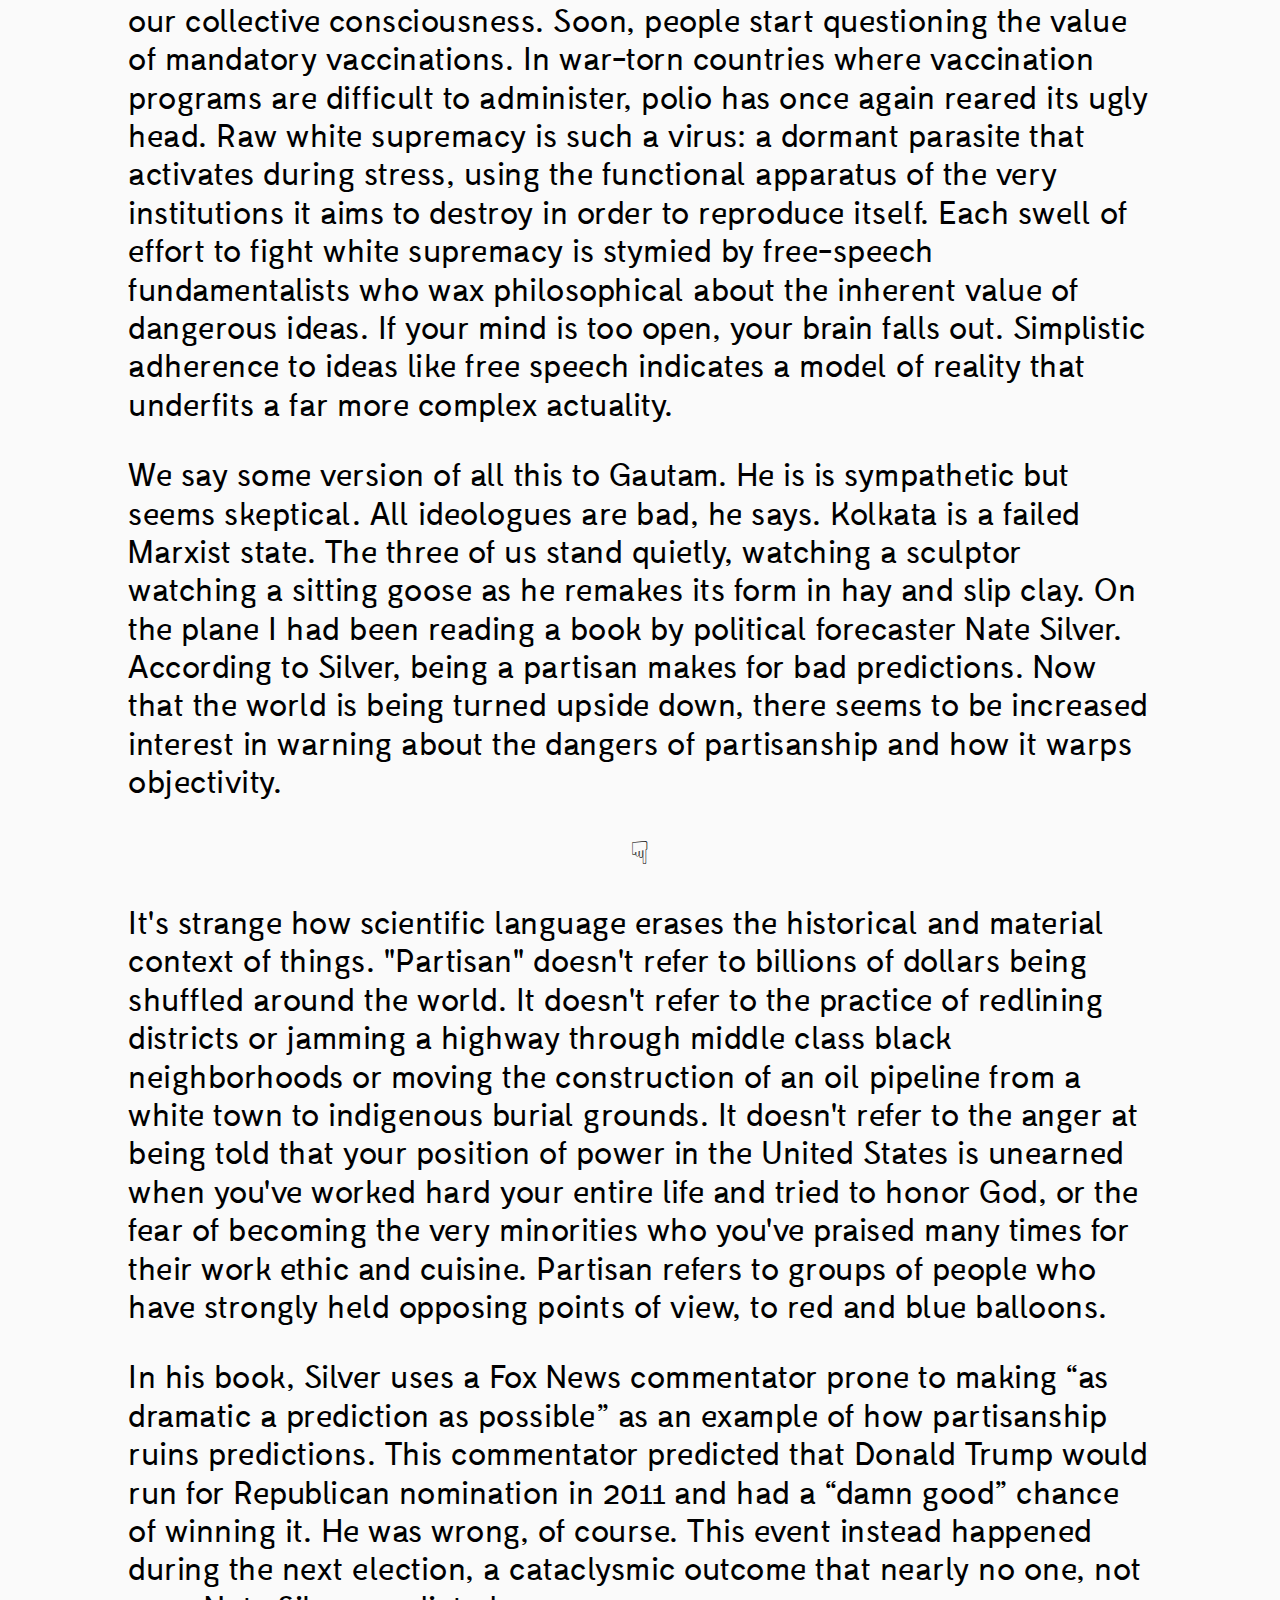
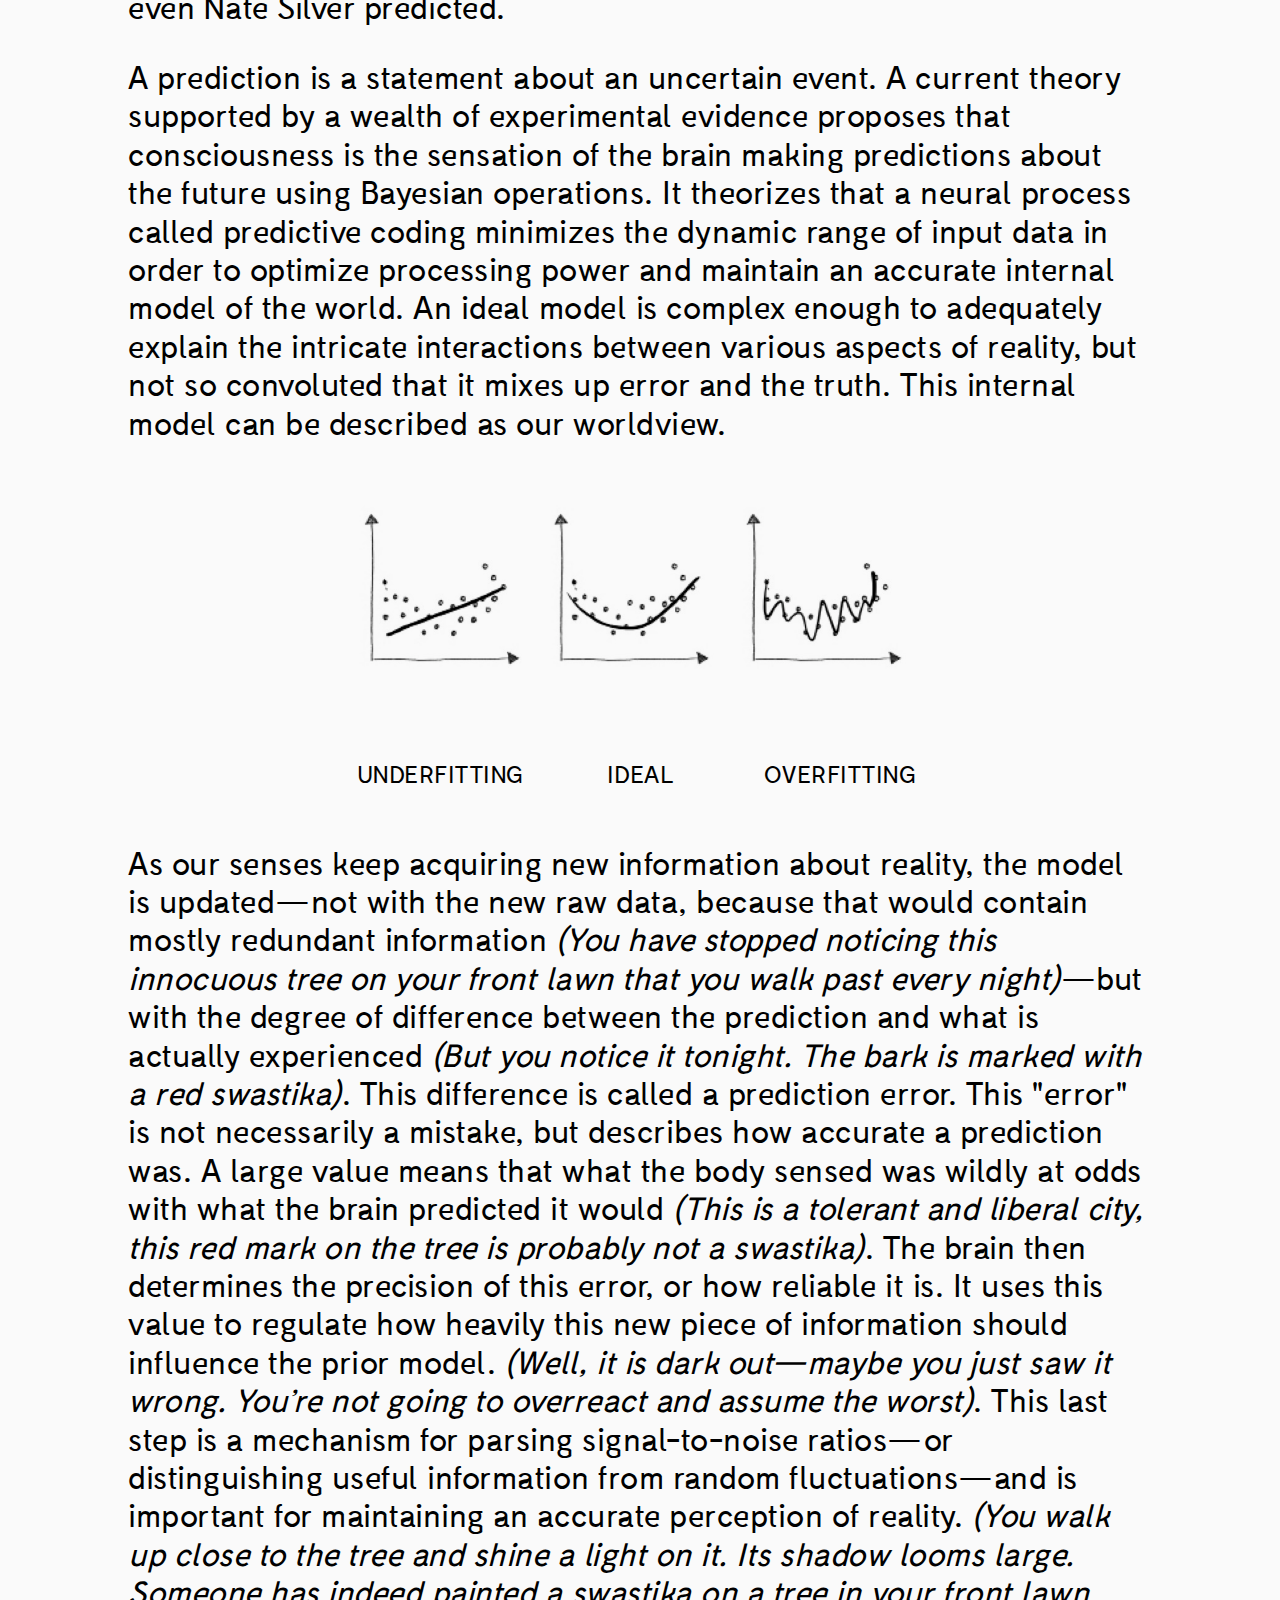
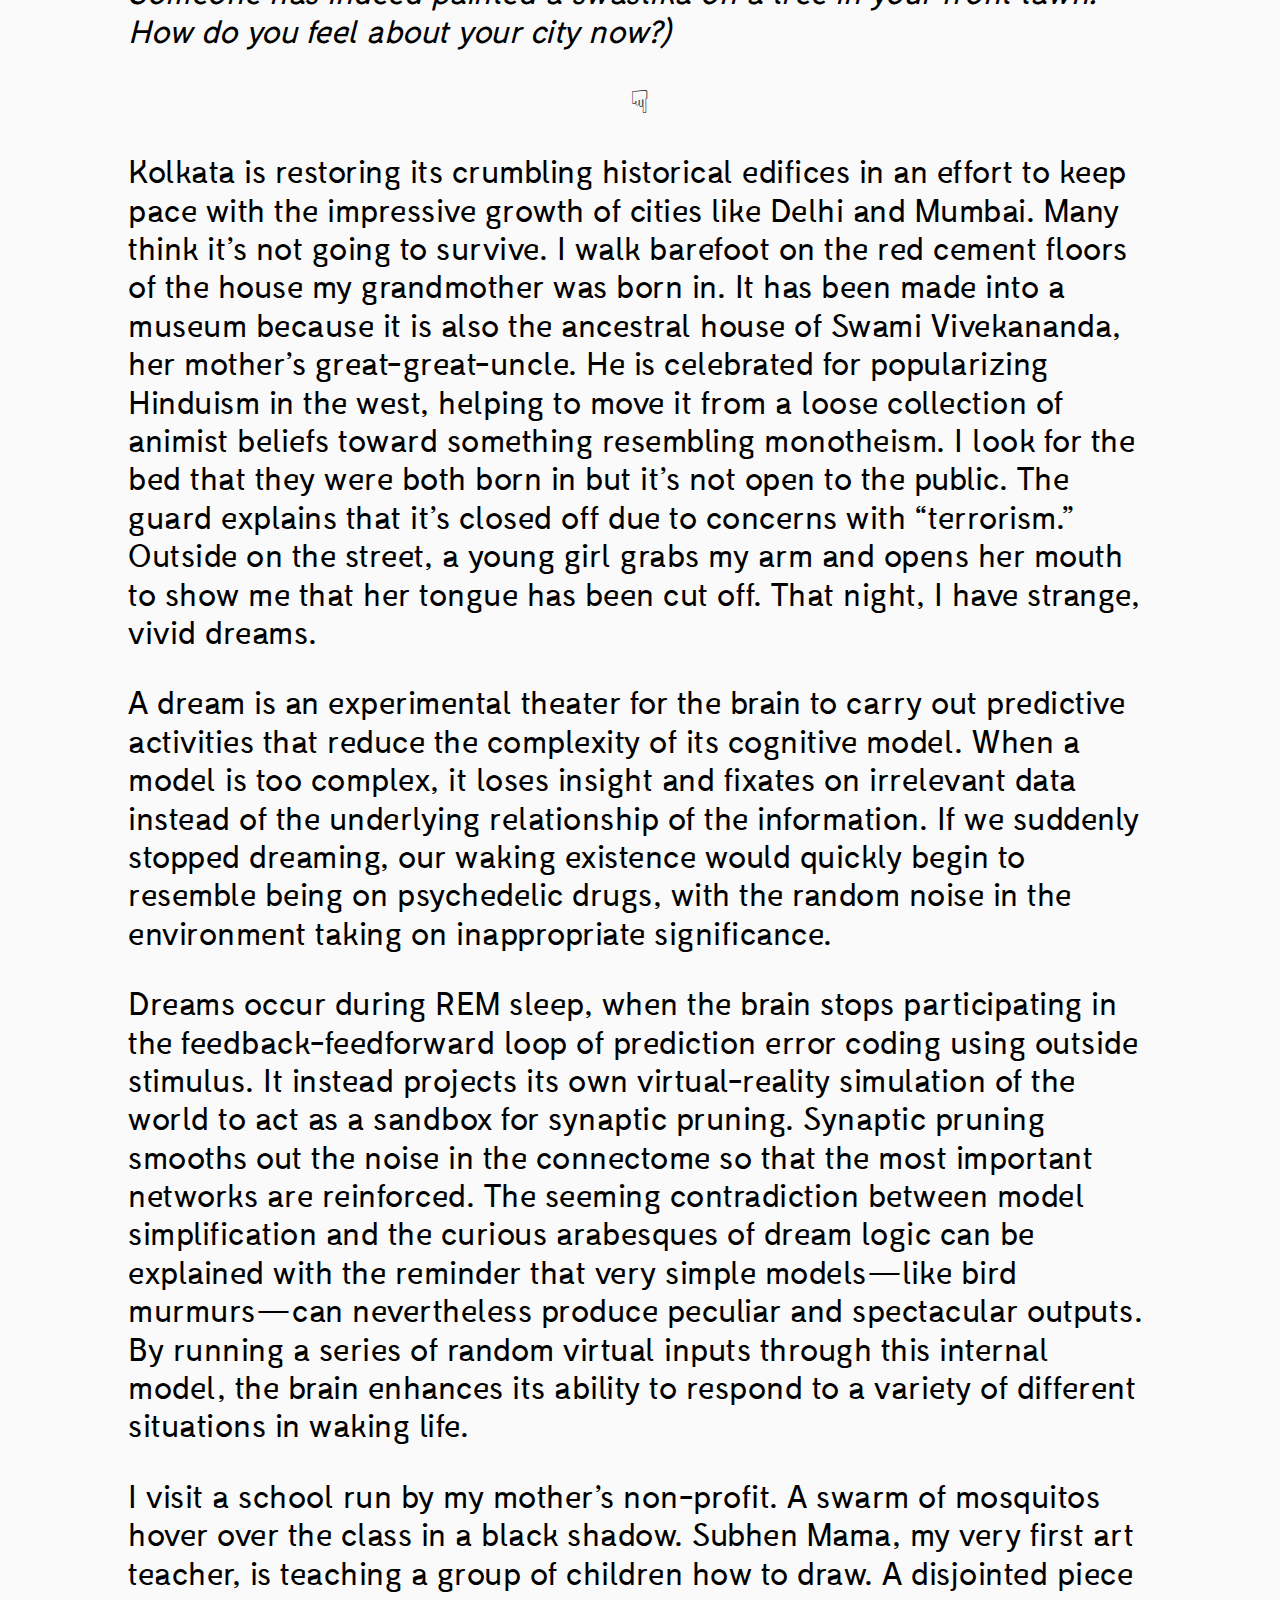
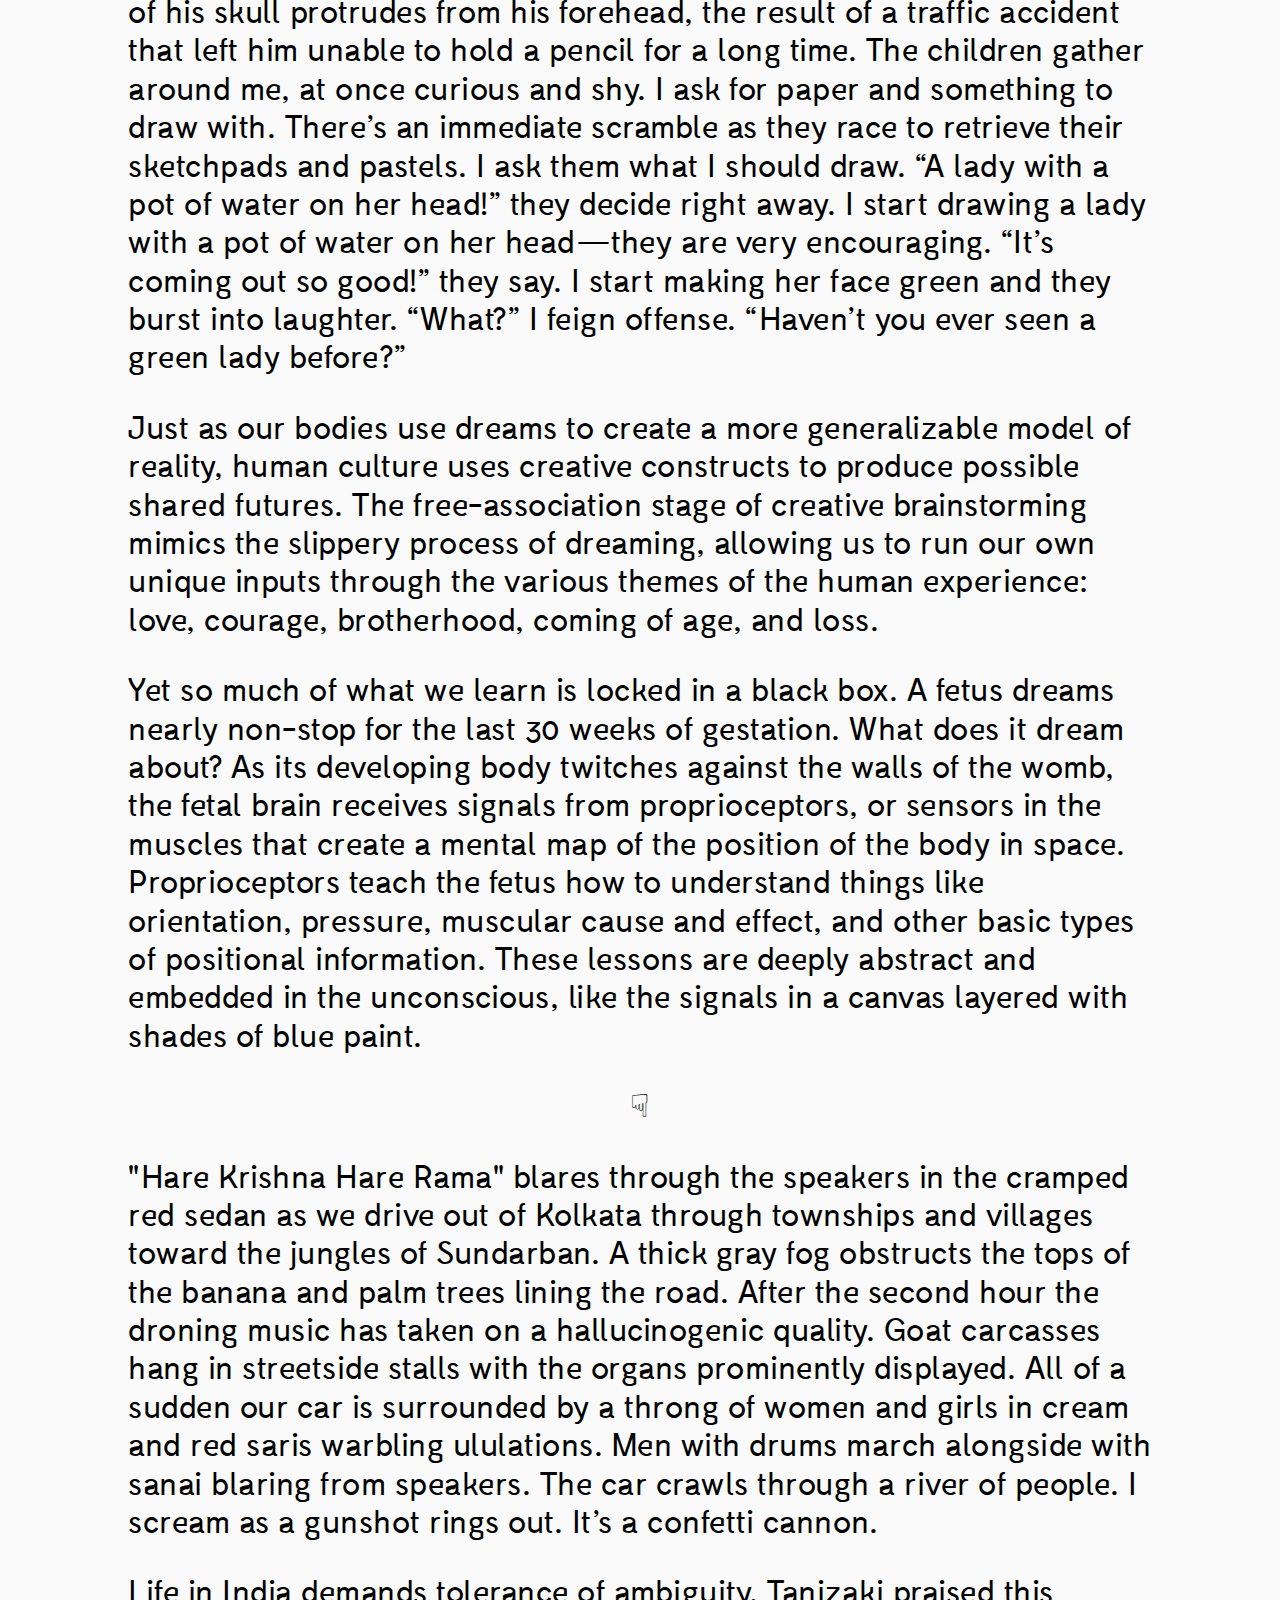
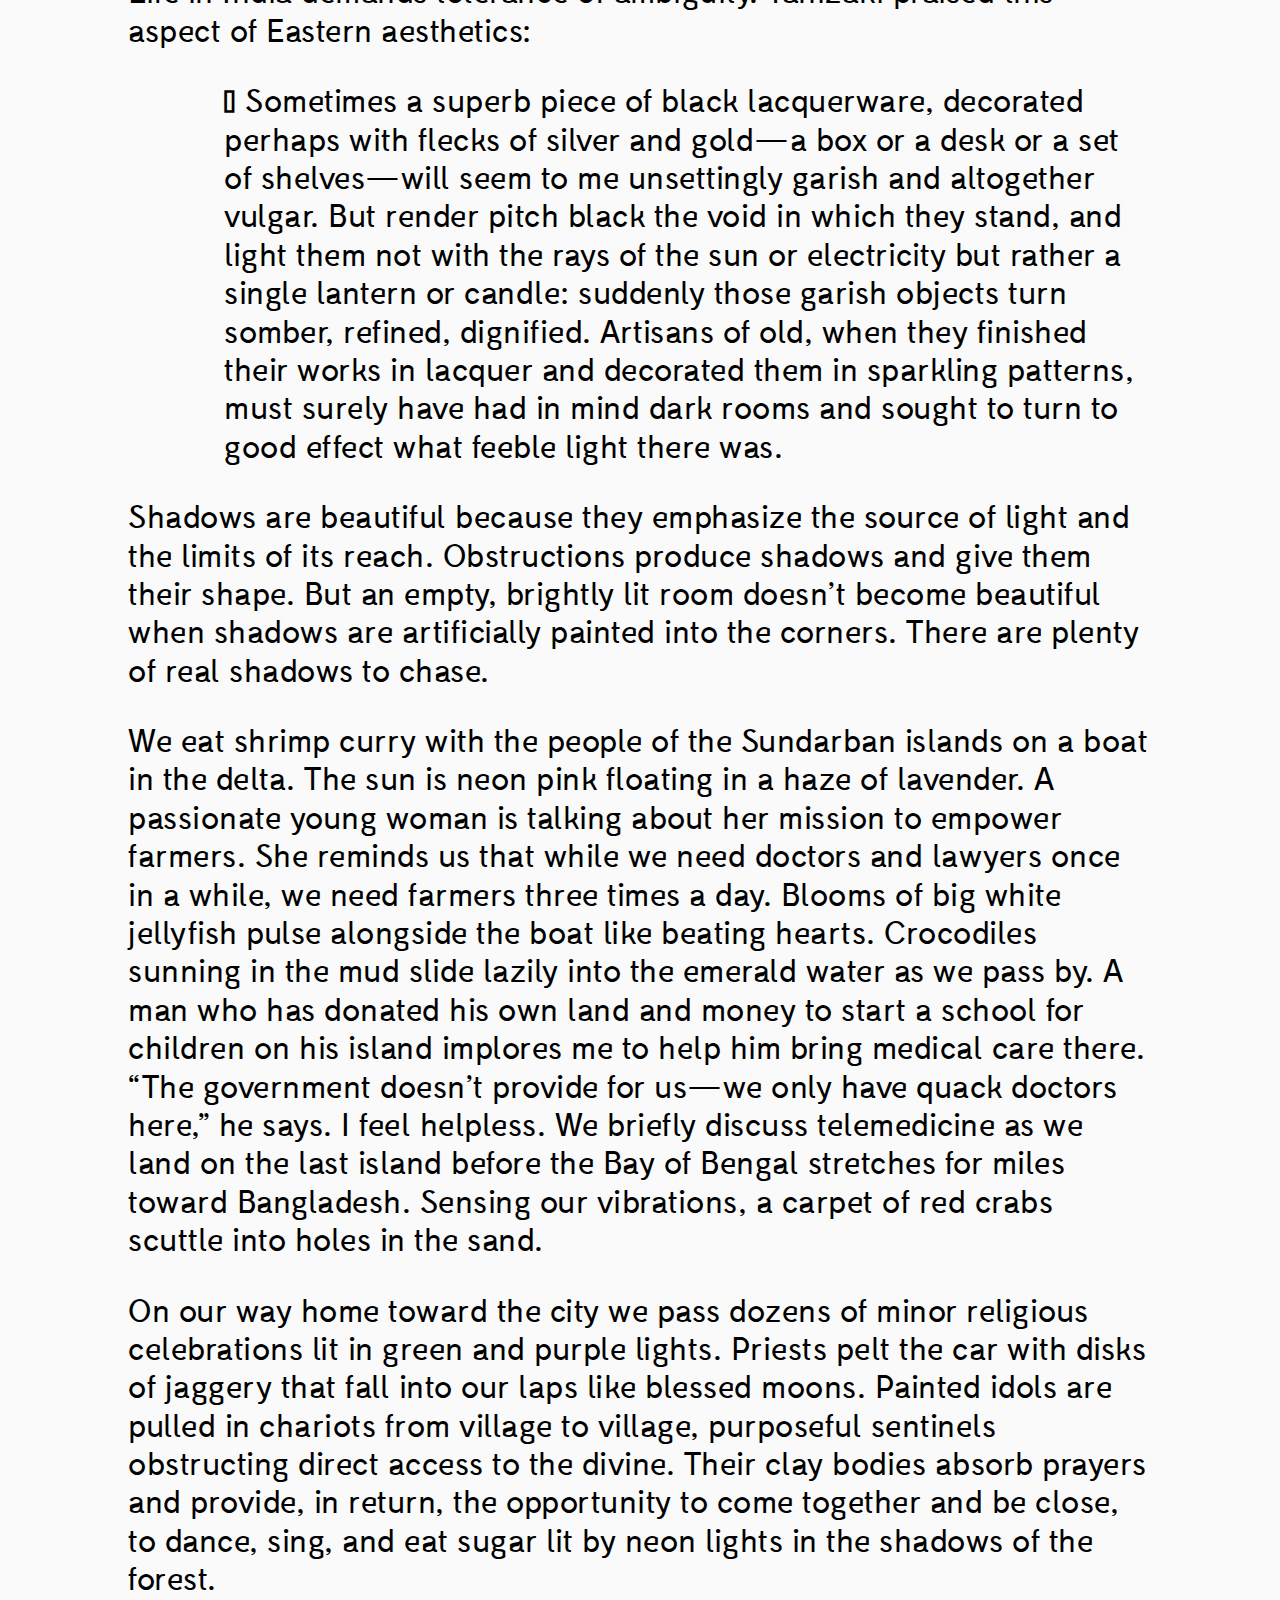
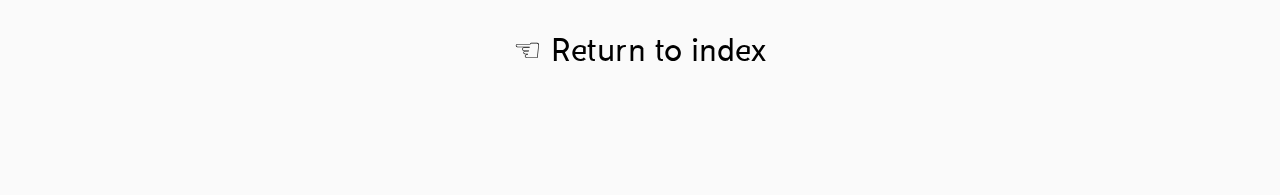
<file: articles/shadow-dreams-murmur.html>
<!doctype html>
<html>
<head>
<meta charset="UTF-8">
<title>Jayinee Basu, SHADOW DREAMS MURMUR - Natasha (2017–2019)</title>
<link href="../css/style.css" rel="stylesheet" type="text/css">

</head>

<body>

  <div class="running-head-left"><a href="../index.html">Natasha</a></div>
  <div class="running-head-right">Issue <span class="num">#01</span>&emsp;(2017)</div>
  <div class="article-container">

Jayinee Basu<br>
SHADOW DREAMS MURMUR
<p>
☞ Birds fly in black murmurs over the city, each following one rule: stay as close as possible to the bird next to you. Though no one leads, the group moves in undulating clouds, every small turn exponentially magnified. The roads of Kolkata follow a similar logic. Cars, buses, trucks, people, bicycles, animals, rickshaws, and other moving bodies swerve around each other in a high-stakes game of chicken, often passing with less than inches to spare. American highways push people forward in organized sheets. Here things move like water rushing out of a broken dam. I can't look out the window without wanting to hurl. This is the first time I’ve been back in the city of my birth in over ten years.

<p>In a cramped white sedan we're hurtling toward Kumortoli, an enclave on the banks of the Ganges where artisans make clay statues of godessess all year. The car belongs to Gautam, a childhood friend of my parents. He is leaving tomorrow to make a documentary on the mental health of women in Punjab, but today he wants to know about the American left. Patrick and I laugh derisively at the question (who is the American left?) but still try to explain what is happening in the country we left behind.</p>

<p>If elections in liberal democracies are decorative blankets thrown over the sarcoid mass of oligarchy, this particular one was sheerer than Americans are used to. People are struggling to understand how to move forward as a cadre of devils take power. Today in America an Imperial Grand Wizard of the KKK was found dead. People are dancing on his grave and there’s tut-tutting from the center. It’s <i>unseemly</i> to celebrate death, even of the evil. Some weeks ago, protestors prevented a white supremacist from speaking at UC Berkeley. The university responded with beseeching emails about the importance of free speech, even for abhorrent ideas. Incidents of hate crimes have been rising in the United States alongside hate speech.</p>

<p>Expansive ideas like diversity are promoted with the goal of enriching human life. Those who would argue that millions of humans should be allowed to die in polio epidemics out of respect for the principle of biodiversity are not generally considered reasonable or compassionate. We inject our bodies with embodied knowledge in the form of mandatory vaccinations to inoculate us against the ravages of viruses like polio. This stops the spread of polio until it becomes a footnote in our collective consciousness. Soon, people start questioning the value of mandatory vaccinations. In war-torn countries where vaccination programs are difficult to administer, polio has once again reared its ugly head.
Raw white supremacy is such a virus: a dormant parasite that activates during stress, using the functional apparatus of the very institutions it aims to destroy in order to reproduce itself. Each swell of effort to fight white supremacy is stymied by free-speech fundamentalists who wax philosophical about the inherent value of dangerous ideas. If your mind is too open, your brain falls out. Simplistic adherence to ideas like free speech indicates a model of reality that underfits a far more complex actuality.</p>

<p>We say some version of all this to Gautam. He is is sympathetic but seems skeptical. All ideologues are bad, he says. Kolkata is a failed Marxist state. The three of us stand quietly, watching a sculptor watching a sitting goose as he remakes its form in hay and slip clay.
On the plane I had been reading a book by political forecaster Nate Silver. According to Silver, being a partisan makes for bad predictions. Now that the world is being turned upside down, there seems to be increased interest in warning about the dangers of partisanship and how it warps objectivity.</p>

<p class="center">☟</p>

<p>It's strange how scientific language erases the historical and material context of things. "Partisan" doesn't refer to billions of dollars being shuffled around the world. It doesn't refer to the practice of redlining districts or jamming a highway through middle class black neighborhoods or moving the construction of an oil pipeline from a white town to indigenous burial grounds. It doesn't refer to the anger at being told that your position of power in the United States is unearned when you've worked hard your entire life and tried to honor God, or the fear of becoming the very minorities who you've praised many times for their work ethic and cuisine. Partisan refers to groups of people who have strongly held opposing points of view, to red and blue balloons.</p>

<p>In his book, Silver uses a Fox News commentator prone to making “as dramatic a prediction as possible” as an example of how partisanship ruins predictions. This commentator predicted that Donald Trump would run for Republican nomination in 2011 and had a “damn good” chance of winning it. He was wrong, of course. This event instead happened during the next election, a cataclysmic outcome that nearly no one, not even Nate Silver predicted.</p>

<p>A prediction is a statement about an uncertain event. A current theory supported by a wealth of experimental evidence proposes that consciousness is the sensation of the brain making predictions about the future using Bayesian operations. It theorizes that a neural process called predictive coding minimizes the dynamic range of input data in order to optimize processing power and maintain an accurate internal model of the world. An ideal model is complex enough to adequately explain the intricate interactions between various aspects of reality, but not so convoluted that it mixes up error and the truth. This internal model can be described as our worldview.</p>

<figure class="image-block">
  <img src="../images/basu-graphs.jpg" width="400" class="multiply">
  <figcaption style="width:600px; display:grid; grid-template-rows:1fr; grid-template-columns: 1fr 1fr 1fr;">
    <p style="text-align:center;">UNDERFITTING</p>
    <p style="text-align:center;">IDEAL</p>
    <p style="text-align:center;">OVERFITTING</p>
  </figcaption>
</figure>

<p>As our senses keep acquiring new information about reality, the model is updated—not with the new raw data, because that would contain mostly redundant information <i>(You have stopped noticing this innocuous tree on your front lawn that you walk past every night)</i>—but with the degree of difference between the prediction and what is actually experienced <i>(But you notice it tonight. The bark is marked with a red swastika)</i>. This difference is called a prediction error. This "error" is not necessarily a mistake, but describes how accurate a prediction was. A large value means that what the body sensed was wildly at odds with what the brain predicted it would <i>(This is a tolerant and liberal city, this red mark on the tree is probably not a swastika)</i>. The brain then determines the precision  of this error, or how reliable it is. It uses this value to regulate how heavily this new piece of information should influence the prior model. <i>(Well, it is dark out—maybe you just saw it wrong. You’re not going to overreact and assume the worst)</i>. This last step is a mechanism for parsing signal-to-noise ratios—or distinguishing useful information from random fluctuations—and is important for maintaining an accurate perception of reality. <i>(You walk up close to the tree and shine a light on it. Its shadow looms large. Someone has indeed painted a swastika on a tree in your front lawn. How do you feel about your city now?)</i></p>

<p class="center">☟</p>

<p>Kolkata is restoring its crumbling historical edifices in an effort to keep pace with the impressive growth of cities like Delhi and Mumbai. Many think it’s not going to survive. I walk barefoot on the red cement floors of the house my grandmother was born in. It has been made into a museum because it is also the ancestral house of Swami Vivekananda, her mother’s great-great-uncle. He is celebrated for popularizing Hinduism in the west, helping to move it from a loose collection of animist beliefs toward something resembling monotheism. I look for the bed that they were both born in but it’s not open to the public. The guard explains that it’s closed off due to concerns with “terrorism.” Outside on the street, a young girl grabs my arm and opens her mouth to show me that her tongue has been cut off. That night, I have strange, vivid dreams.</p>

<p>A dream is an experimental theater for the brain to carry out predictive activities that reduce the complexity of its cognitive model. When a model is too complex, it loses insight and fixates on irrelevant data instead of the underlying relationship of the information. If we suddenly stopped dreaming, our waking existence would quickly begin to resemble being on psychedelic drugs, with the random noise in the environment taking on inappropriate significance.

<p>Dreams occur during REM sleep, when the brain stops participating in the feedback-feedforward loop of prediction error coding using outside stimulus. It instead projects its own virtual-reality simulation of the world to act as a sandbox for synaptic pruning. Synaptic pruning smooths out the noise in the connectome so that the most important networks are reinforced. The seeming contradiction between model simplification and the curious arabesques of dream logic can be explained with the reminder that very simple models—like bird murmurs—can nevertheless produce peculiar and spectacular outputs. By running a series of random virtual inputs through this internal model, the brain enhances its ability to respond to a variety of different situations in waking life.

<p>I visit a school run by my mother’s non-profit. A swarm of mosquitos hover over the class in a black shadow. Subhen Mama, my very first art teacher, is teaching a group of children how to draw. A disjointed piece of his skull protrudes from his forehead, the result of a traffic accident that left him unable to hold a pencil for a long time. The children gather around me, at once curious and shy. I ask for paper and something to draw with. There’s an immediate scramble as they race to retrieve their sketchpads and pastels. I ask them what I should draw. “A lady with a pot of water on her head!” they decide right away. I start drawing a lady with a pot of water on her head—they are very encouraging. “It’s coming out so good!” they say. I start making her face green and they burst into laughter. “What?” I feign offense. “Haven’t you ever seen a green lady before?”

<p>Just as our bodies use dreams to create a more generalizable model of reality, human culture uses creative constructs to produce possible shared futures. The free-association stage of creative brainstorming mimics the slippery process of dreaming, allowing us to run our own unique inputs through the various themes of the human experience: love, courage, brotherhood, coming of age, and loss.

<p>Yet so much of what we learn is locked in a black box. A fetus dreams nearly non-stop for the last 30 weeks of gestation. What does it dream about? As its developing body twitches against the walls of the womb, the fetal brain receives signals from proprioceptors, or sensors in the muscles that create a mental map of the position of the body in space. Proprioceptors teach the fetus how to understand things like orientation, pressure, muscular cause and effect, and other basic types of positional information. These lessons are deeply abstract and embedded in the unconscious, like the signals in a canvas layered with shades of blue paint.

<p class="center">☟</p>

<p>"Hare Krishna Hare Rama" blares through the speakers in the cramped red sedan as we drive out of Kolkata through townships and villages toward the jungles of Sundarban. A thick gray fog obstructs the tops of the banana and palm trees lining the road. After the second hour the droning music has taken on a hallucinogenic quality. Goat carcasses hang in streetside stalls with the organs prominently displayed. All of a sudden our car is surrounded by a throng of women and girls in cream and red saris warbling ululations. Men with drums march alongside with sanai blaring from speakers. The car crawls through a river of people. I scream as a gunshot rings out. It’s a confetti cannon.</p>

<p>Life in India demands tolerance of ambiguity. Tanizaki praised this aspect of Eastern aesthetics:</p>

<p class="block-quote"><span class="icon">&#xf028;</span>&nbsp;Sometimes a superb piece of black lacquerware, decorated perhaps with flecks of silver and gold—a box or a desk or a set of shelves—will seem to me unsettingly garish and altogether vulgar. But render pitch black the void in which they stand, and light them not with the rays of the sun or electricity but rather a single lantern or candle: suddenly those garish objects turn somber, refined, dignified. Artisans of old, when they finished their works in lacquer and decorated them in sparkling patterns, must surely have had in mind dark rooms and sought to turn to good effect what feeble light there was.</p>

<p>Shadows are beautiful because they emphasize the source of light and the limits of its reach. Obstructions produce shadows and give them their shape. But an empty, brightly lit room doesn’t become beautiful when shadows are artificially painted into the corners. There are plenty of real shadows to chase.</p>

<p>We eat shrimp curry with the people of the Sundarban islands on a boat in the delta. The sun is neon pink floating in a haze of lavender. A passionate young woman is talking about her mission to empower farmers. She reminds us that while we need doctors and lawyers once in a while, we need farmers three times a day. Blooms of big white jellyfish pulse alongside the boat like beating hearts. Crocodiles sunning in the mud slide lazily into the emerald water as we pass by. A man who has donated his own land and money to start a school for children on his island implores me to help him bring medical care there. “The government doesn’t provide for us—we only have quack doctors here,” he says. I feel helpless. We briefly discuss telemedicine as we land on the last island before the Bay of Bengal stretches for miles toward Bangladesh. Sensing our vibrations, a carpet of red crabs scuttle into holes in the sand.</p>

<p>On our way home toward the city we pass dozens of minor religious celebrations lit in green and purple lights. Priests pelt the car with disks of jaggery that fall into our laps like blessed moons. Painted idols are pulled in chariots from village to village, purposeful sentinels obstructing direct access to the divine. Their clay bodies absorb prayers and provide, in return, the opportunity to come together and be  close, to dance, sing, and eat sugar lit by neon lights in the shadows of the forest.</p>

<p class="center"><a href="../index.html">☜ Return to index</a></p>
<br><Br>
  </div>

</body>
</html>
</file>
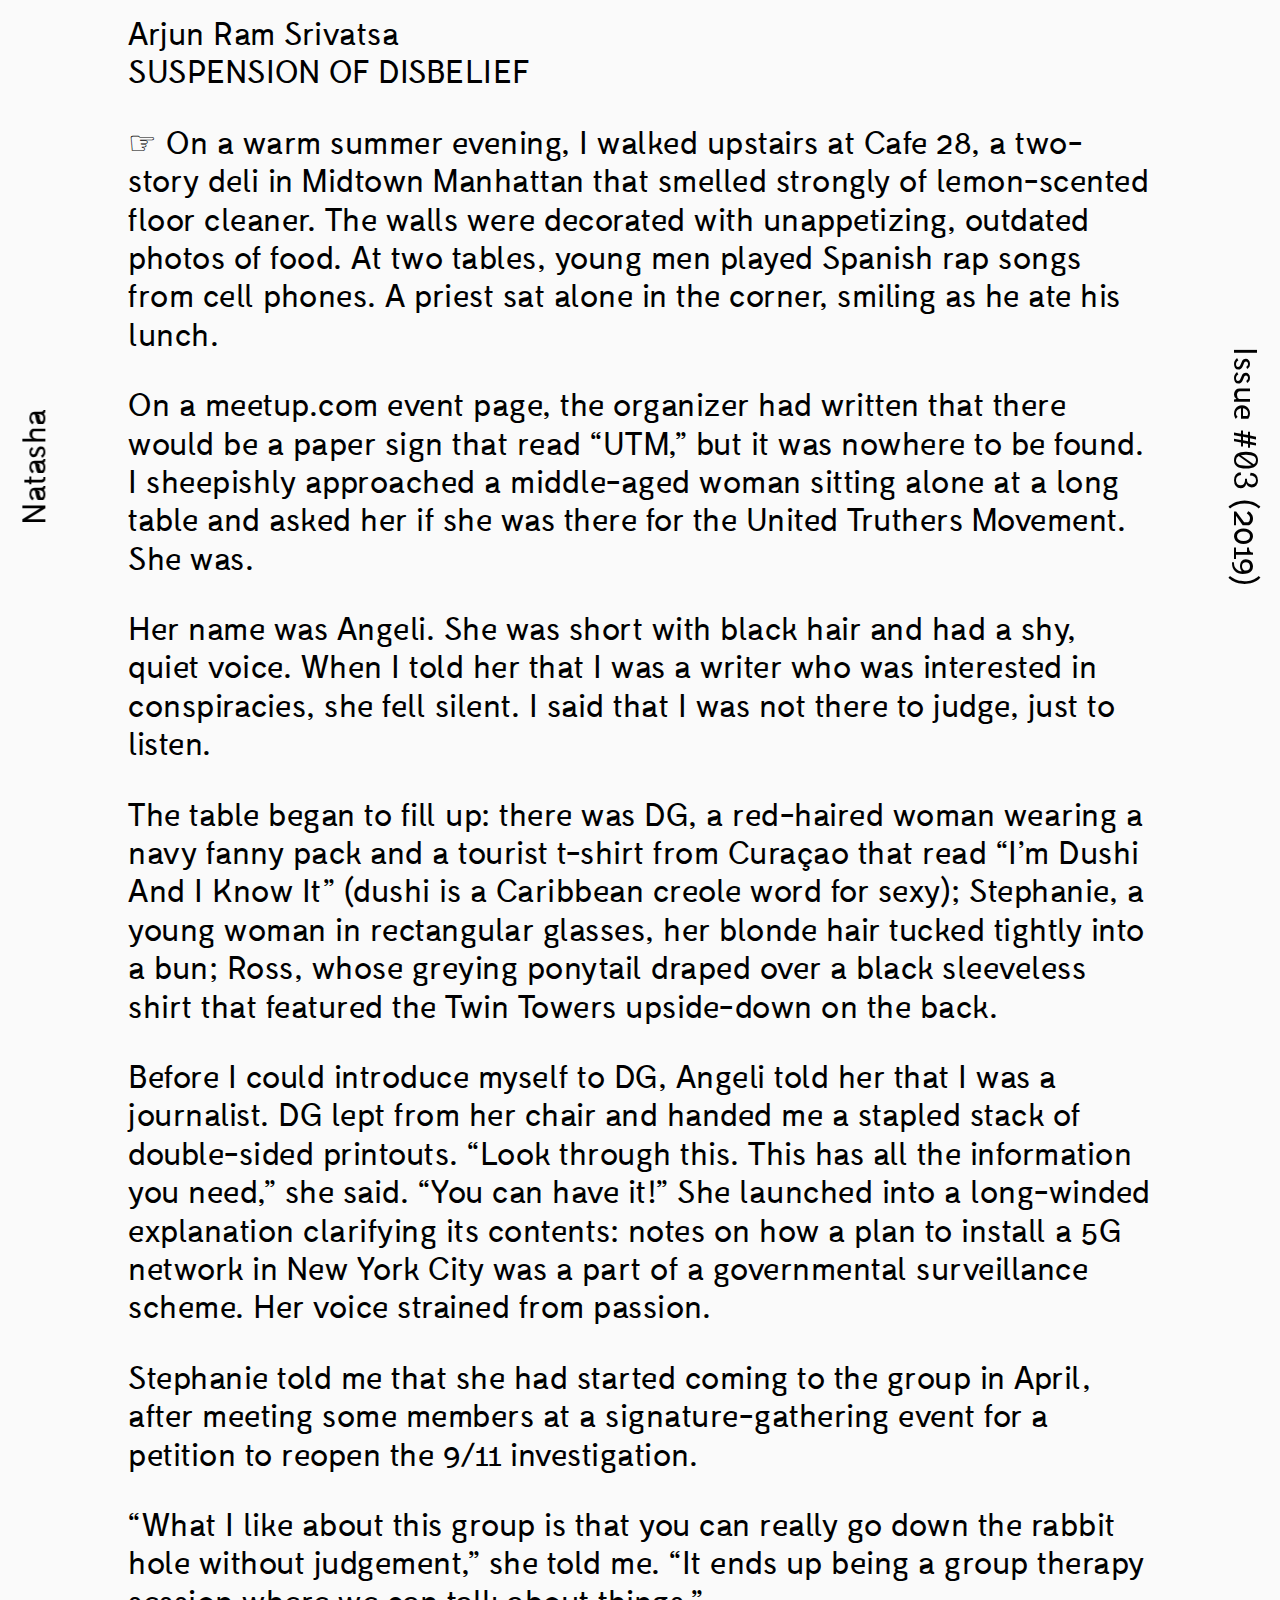
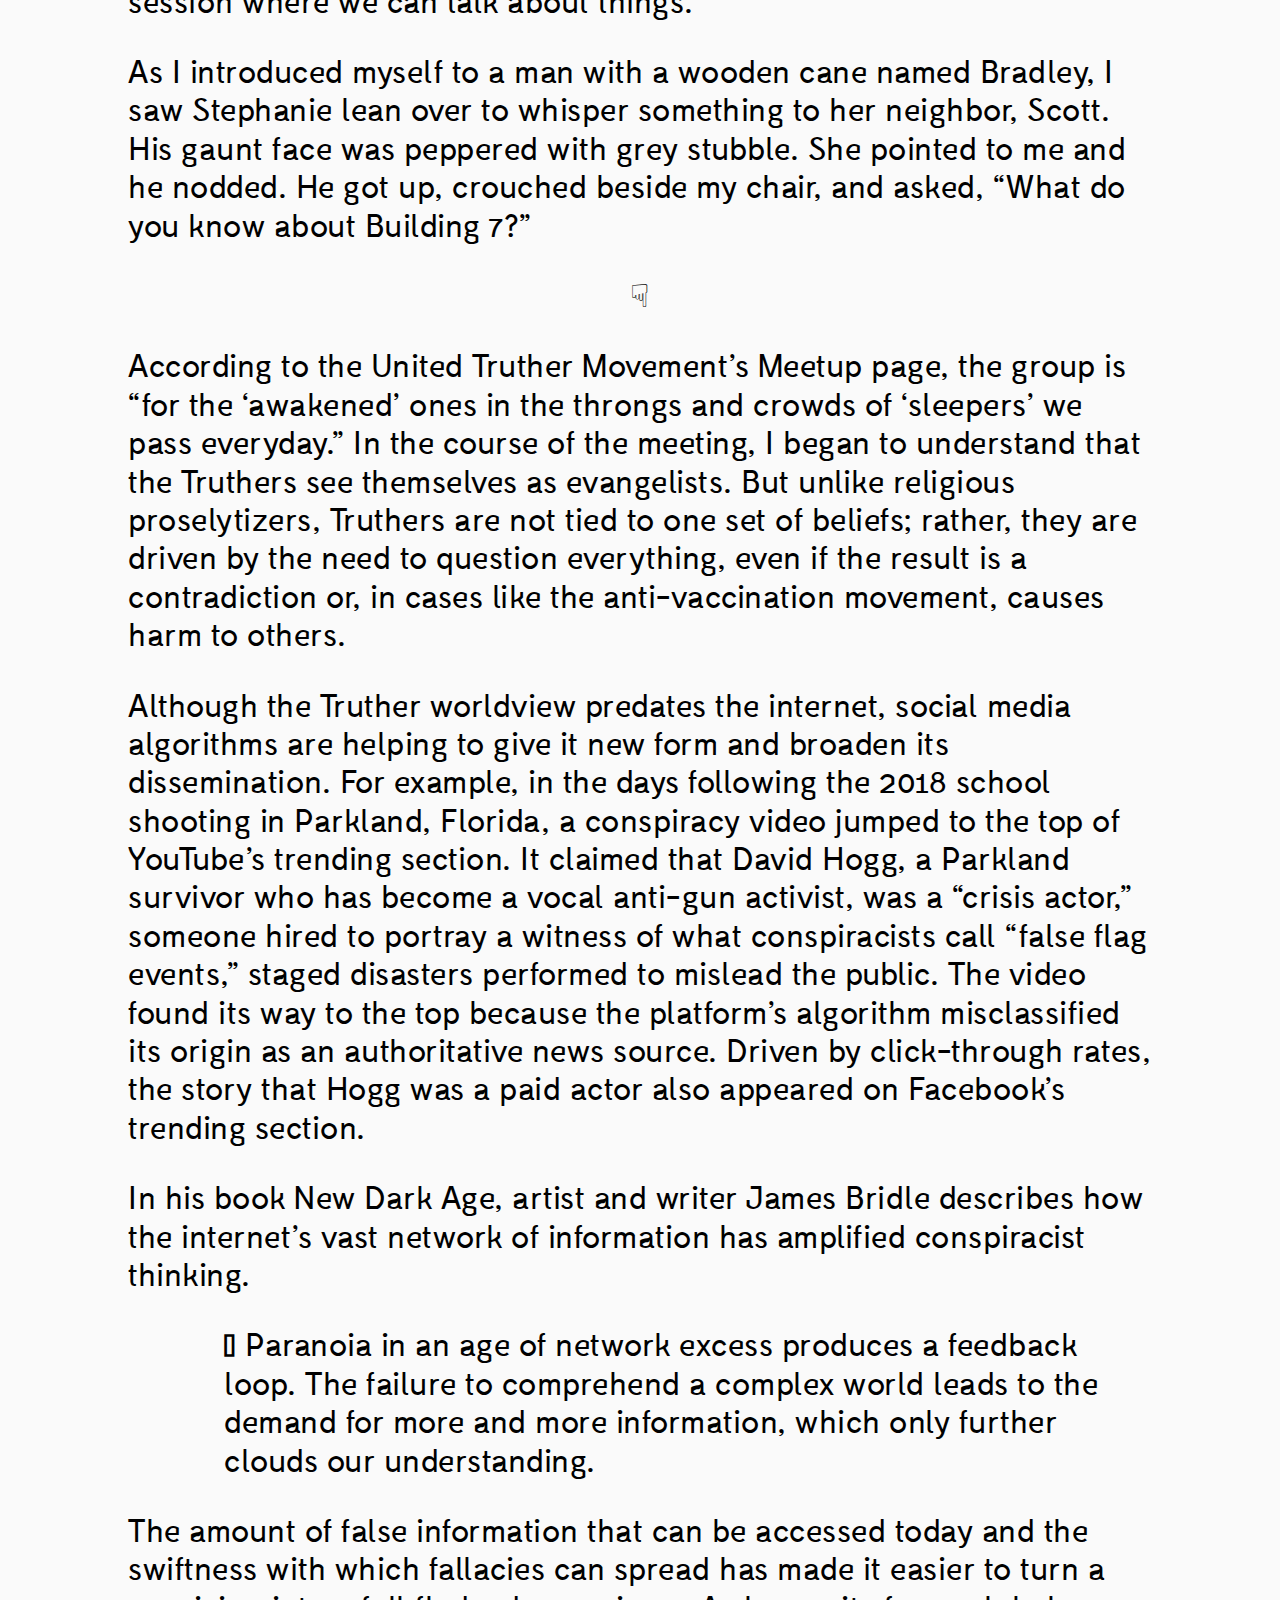
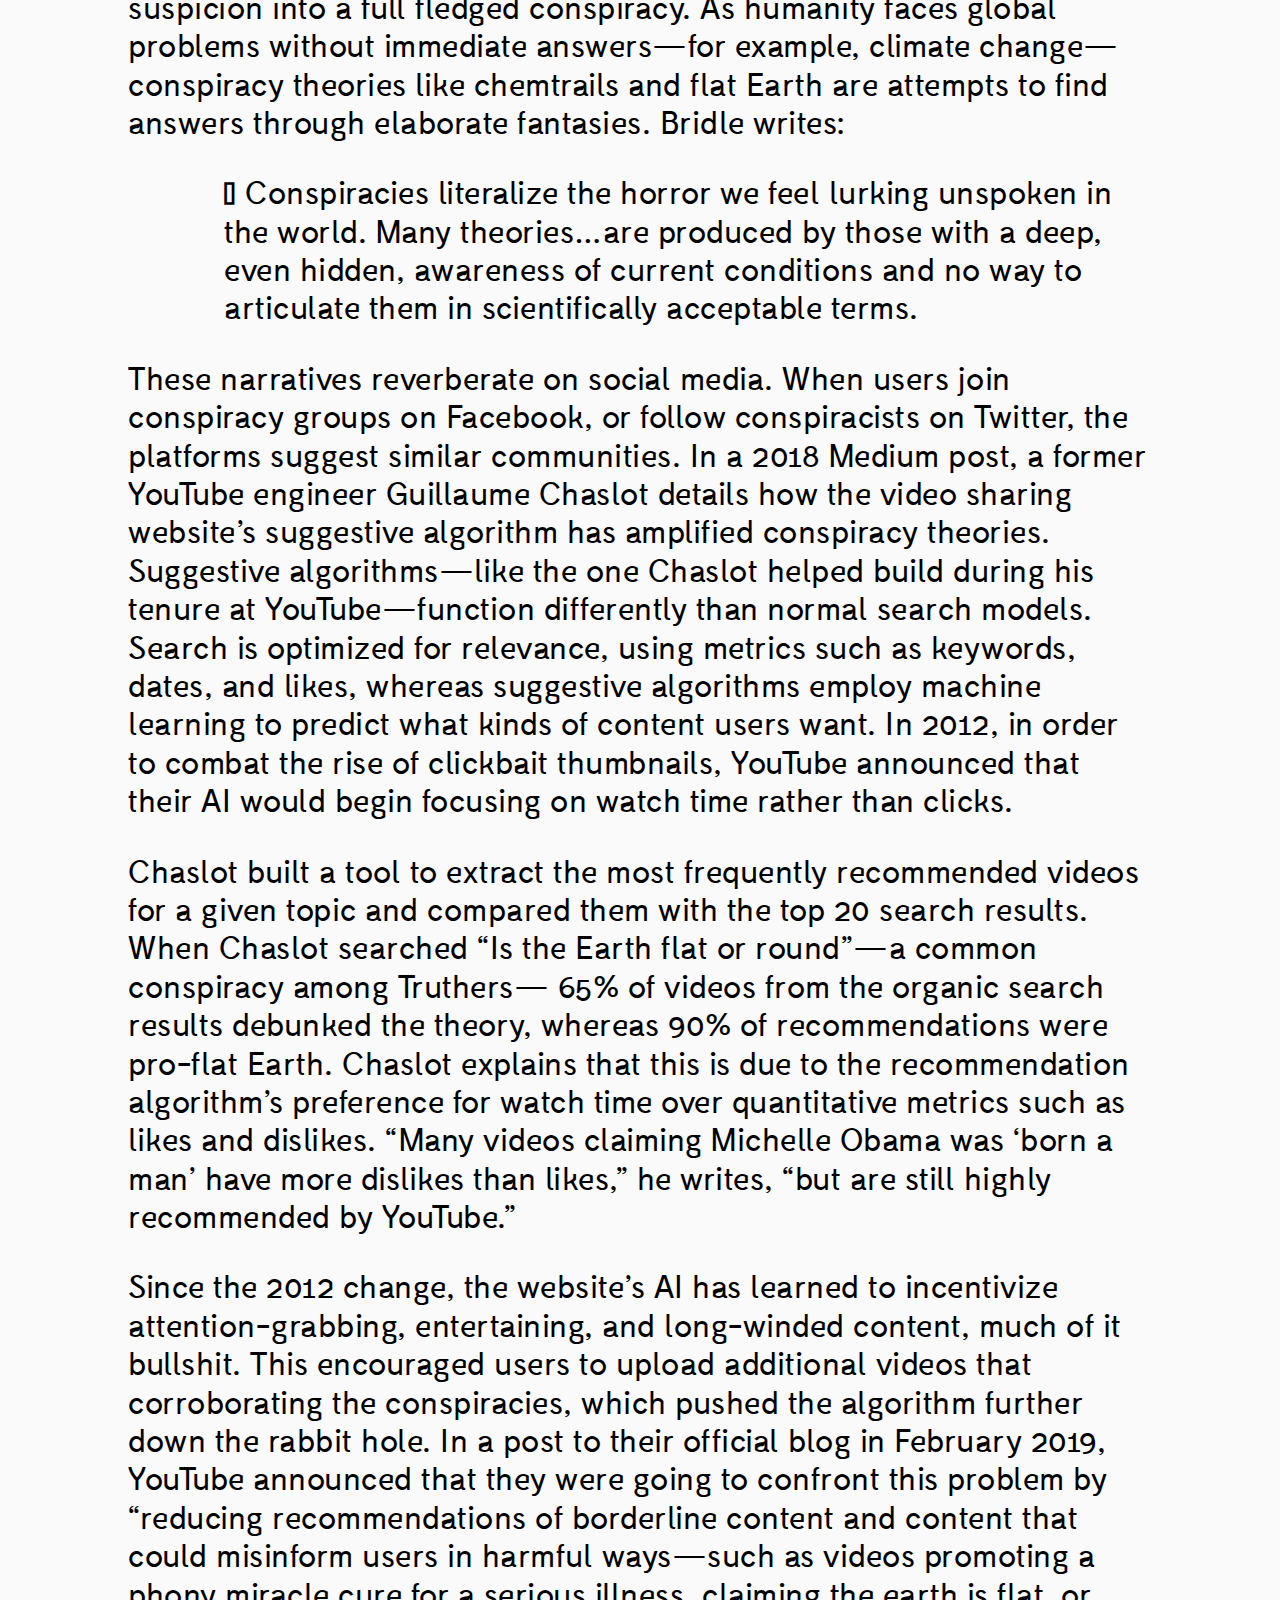
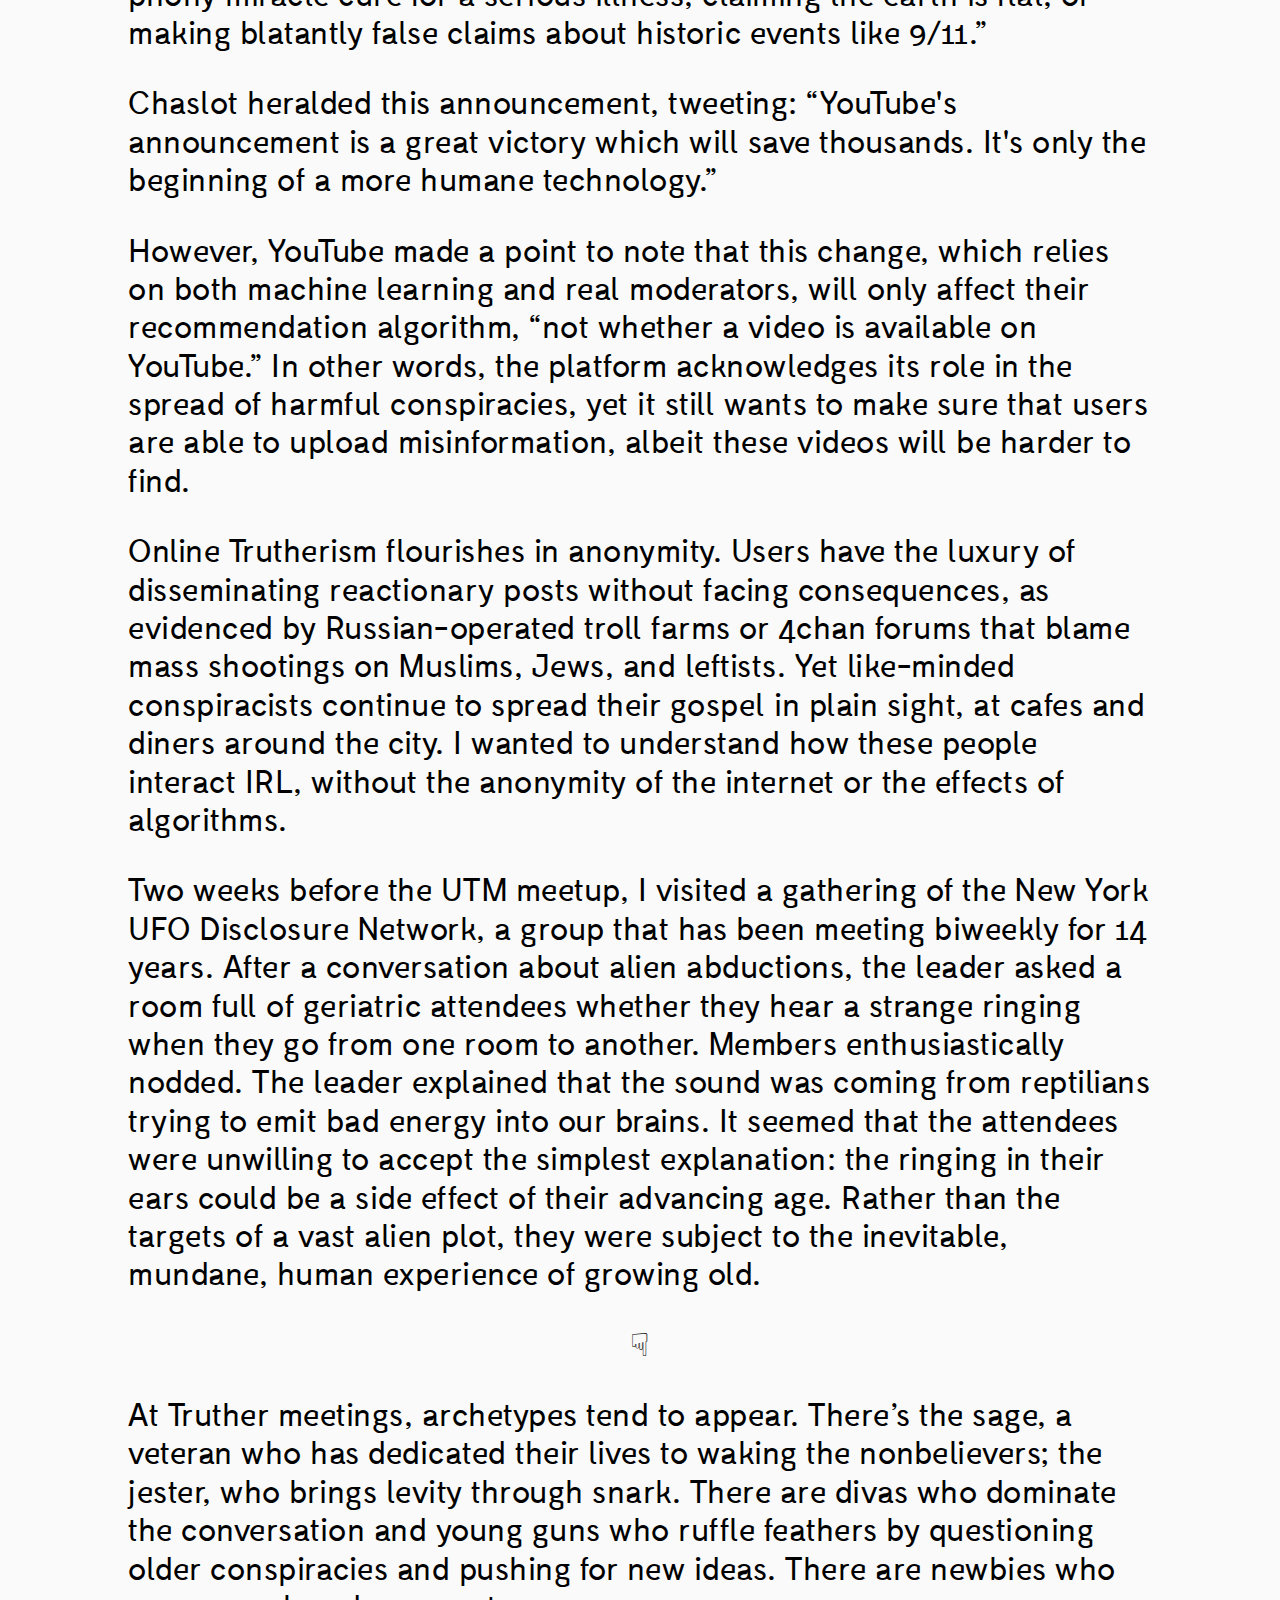
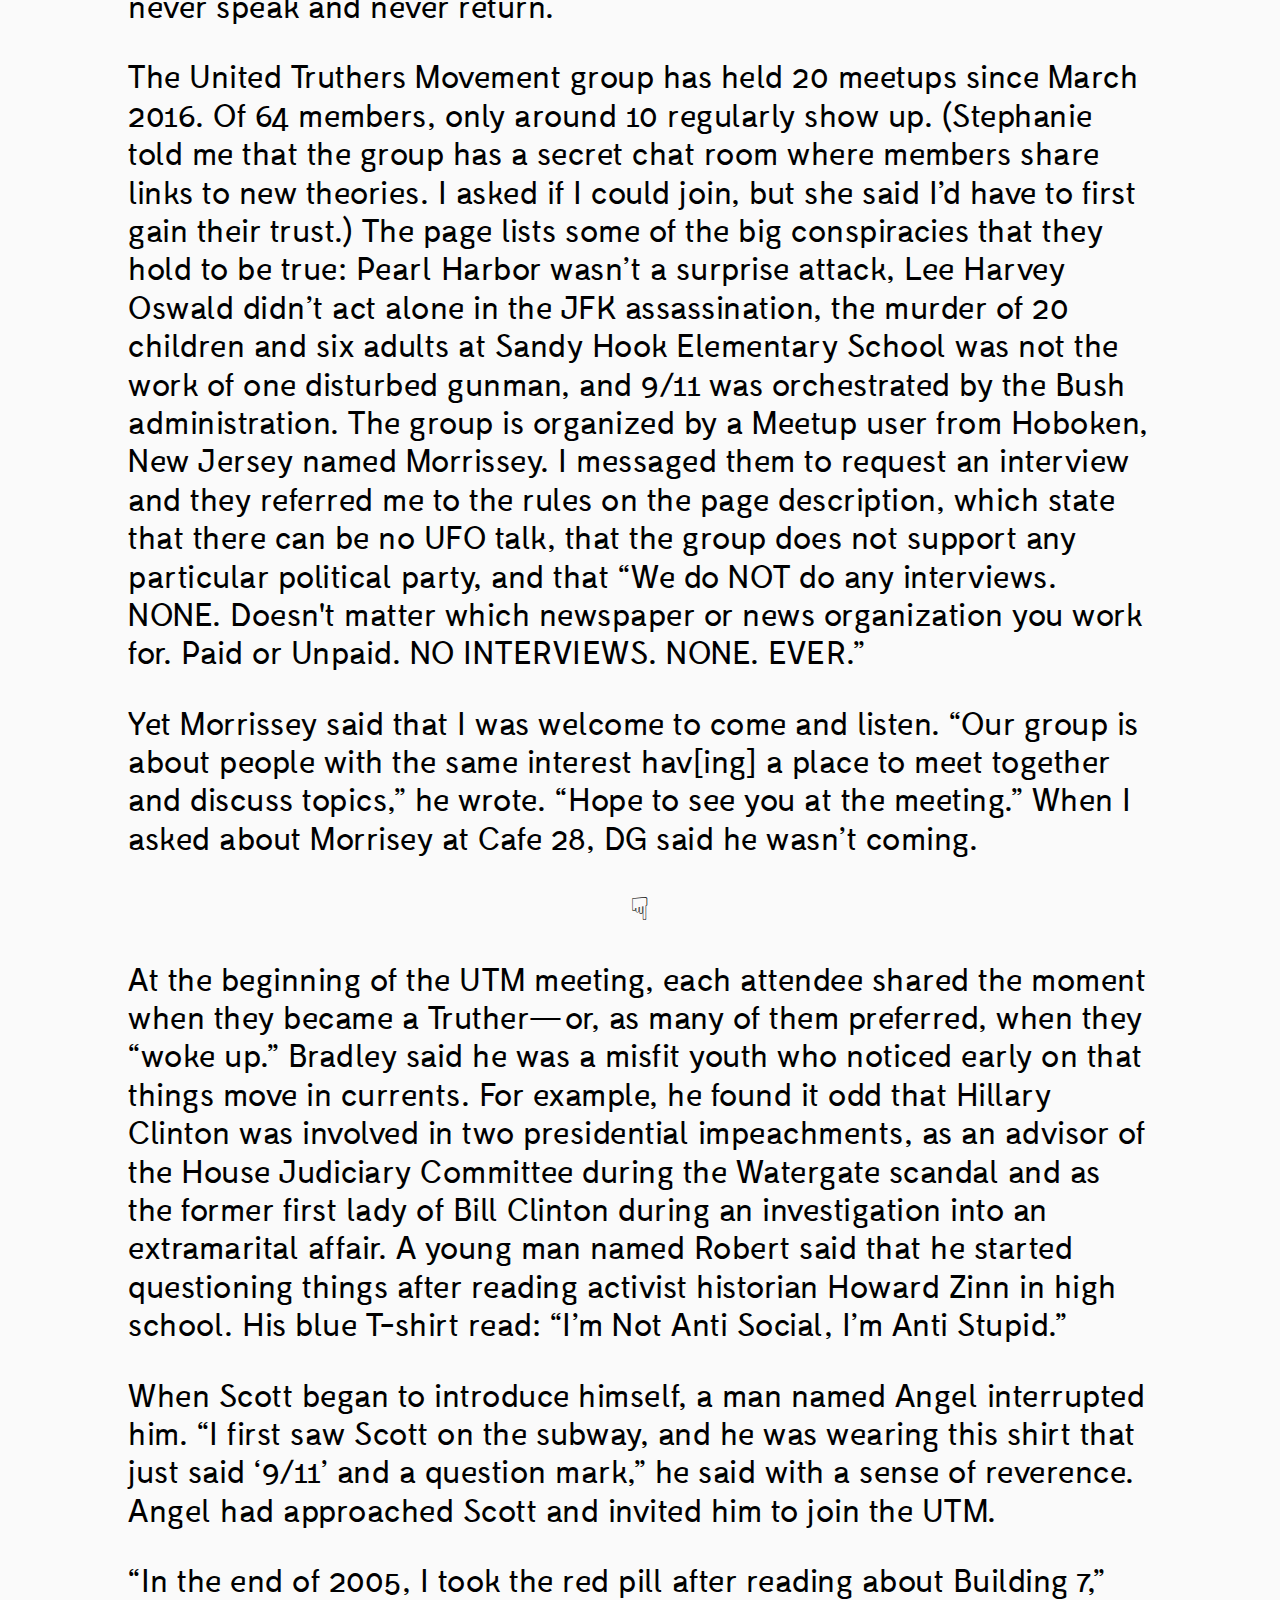
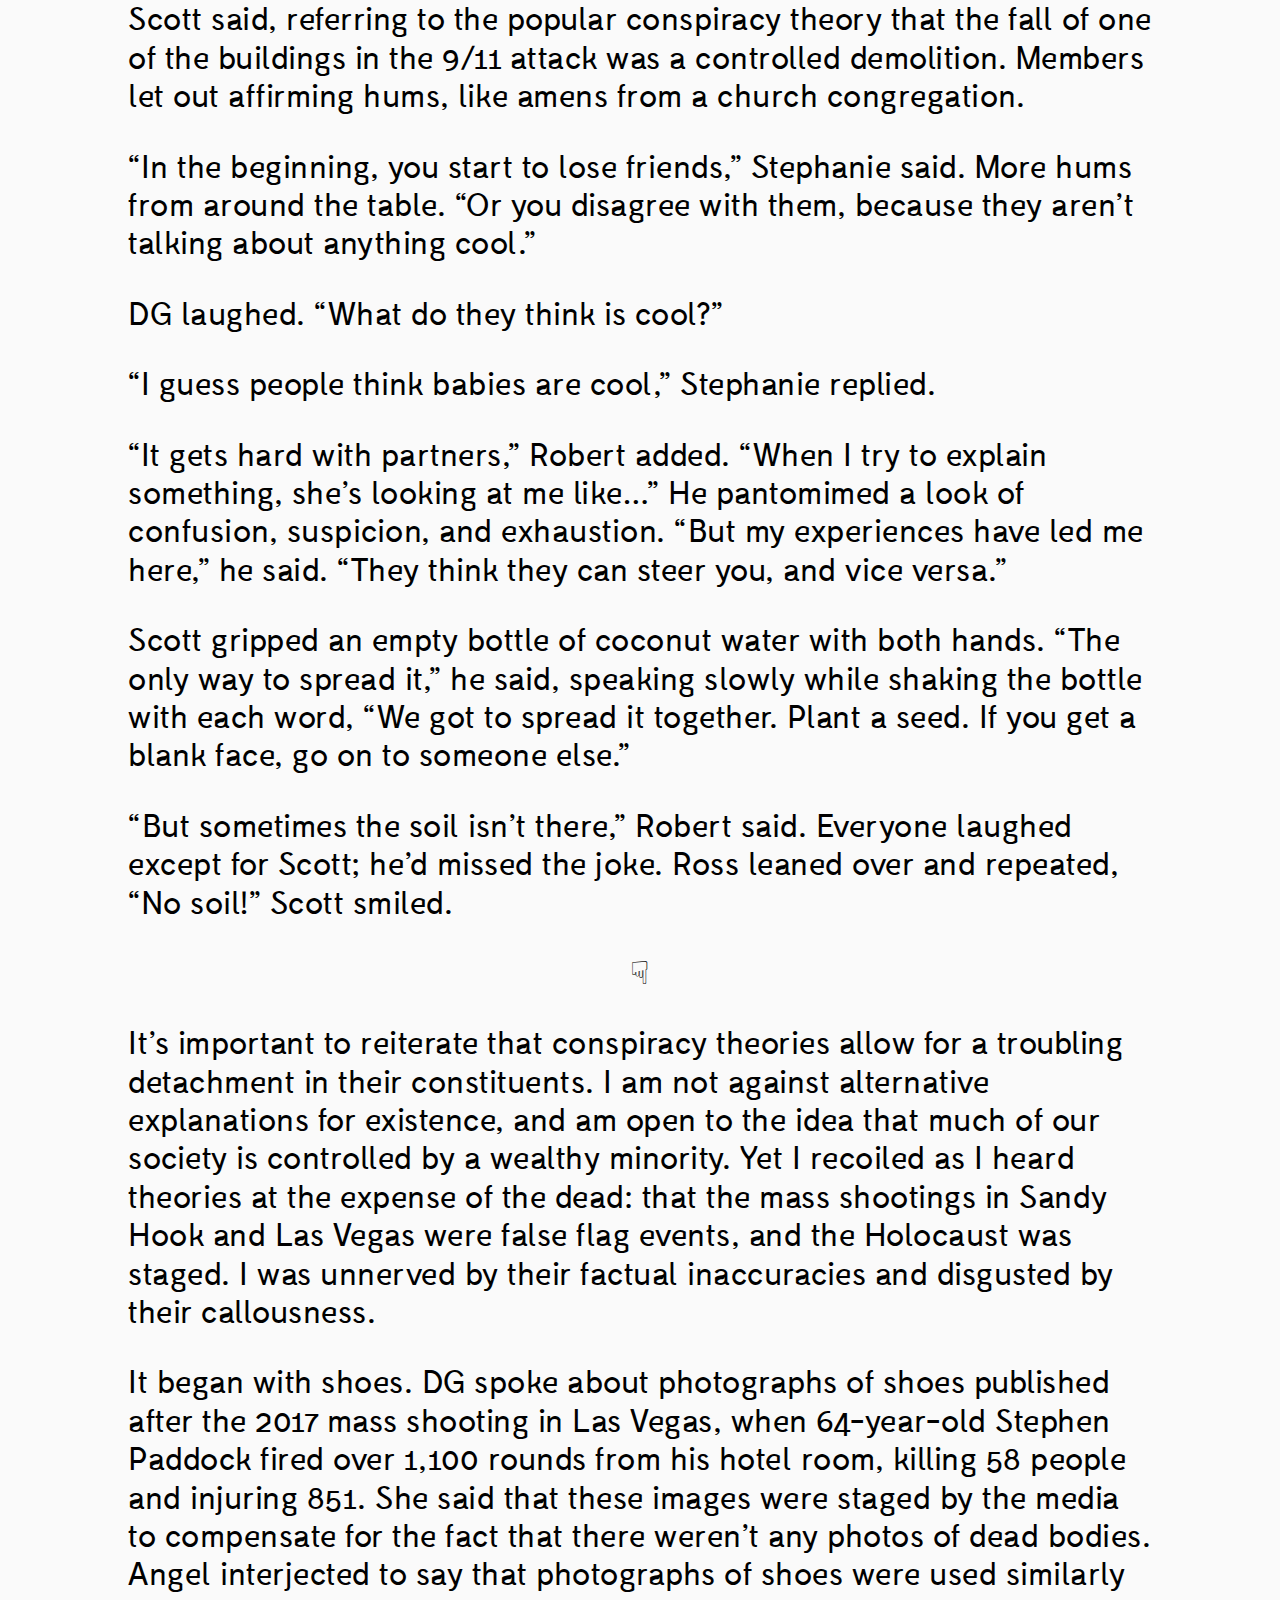
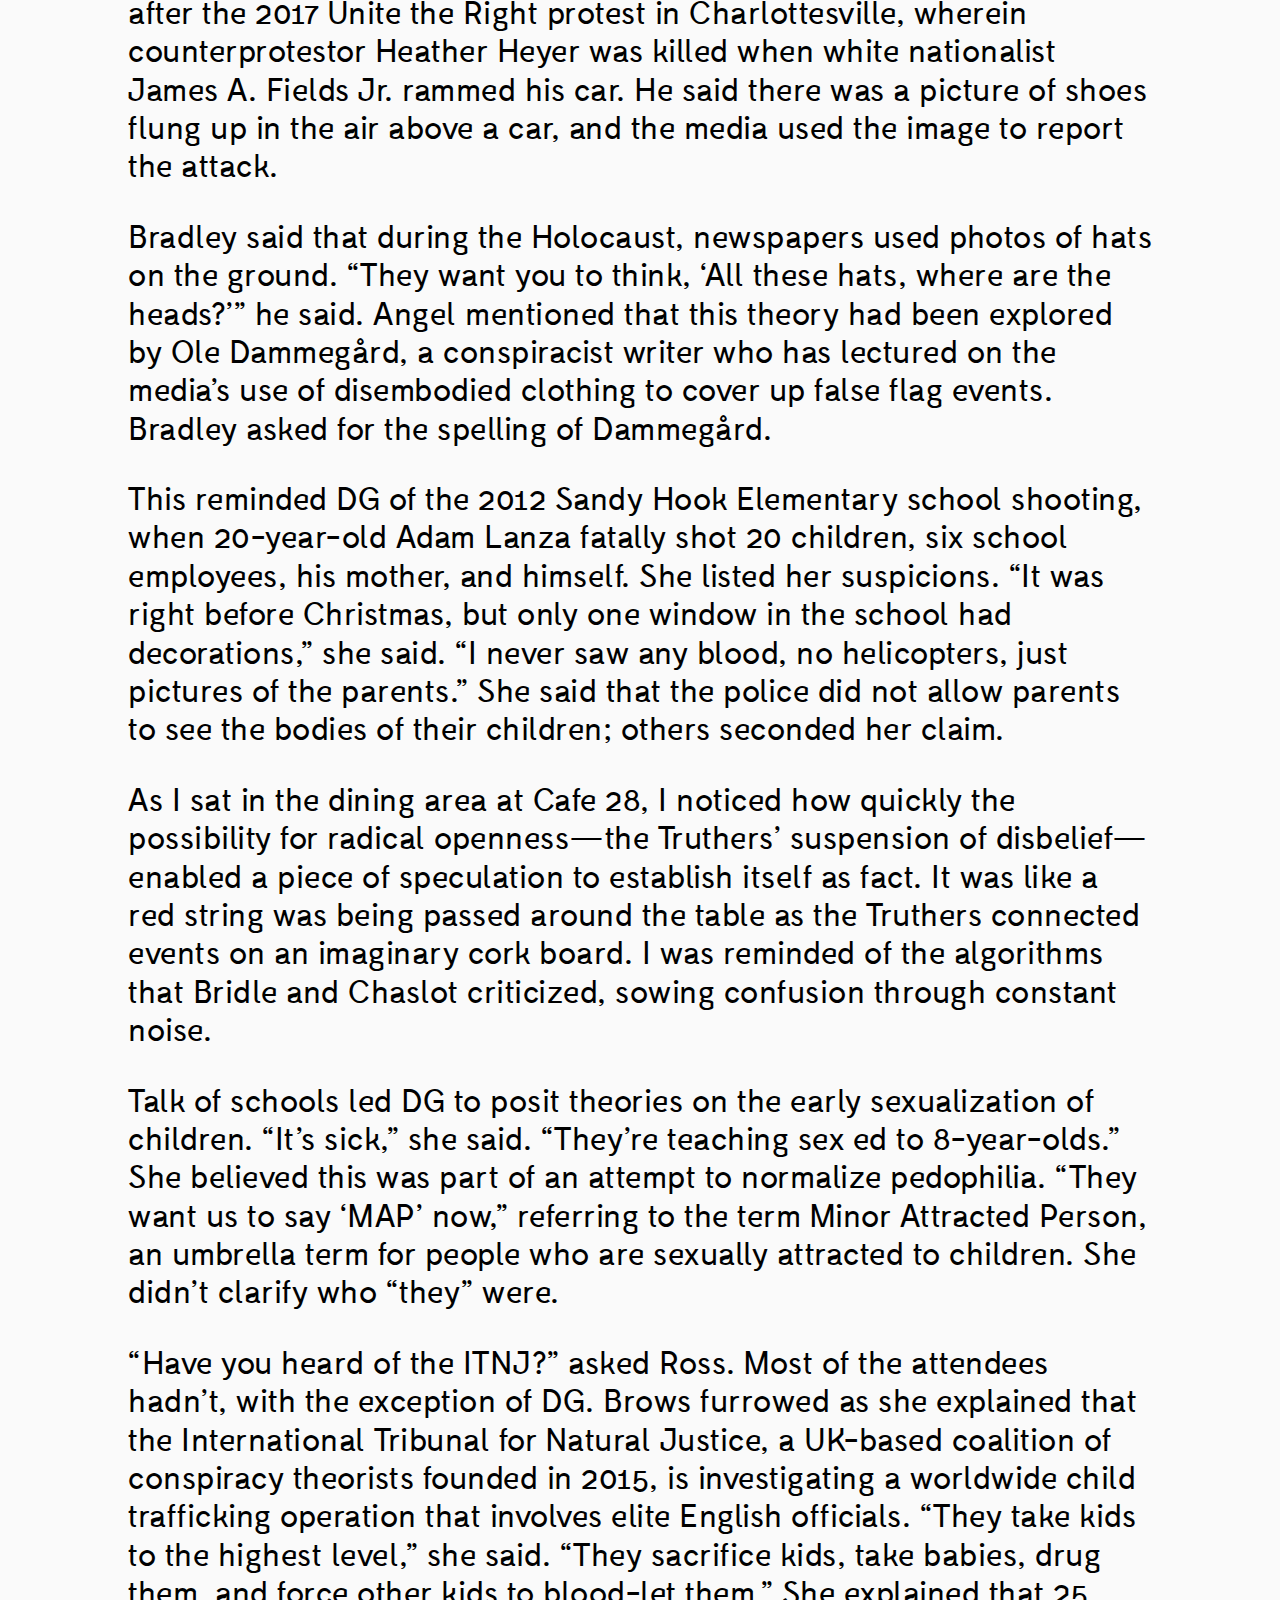
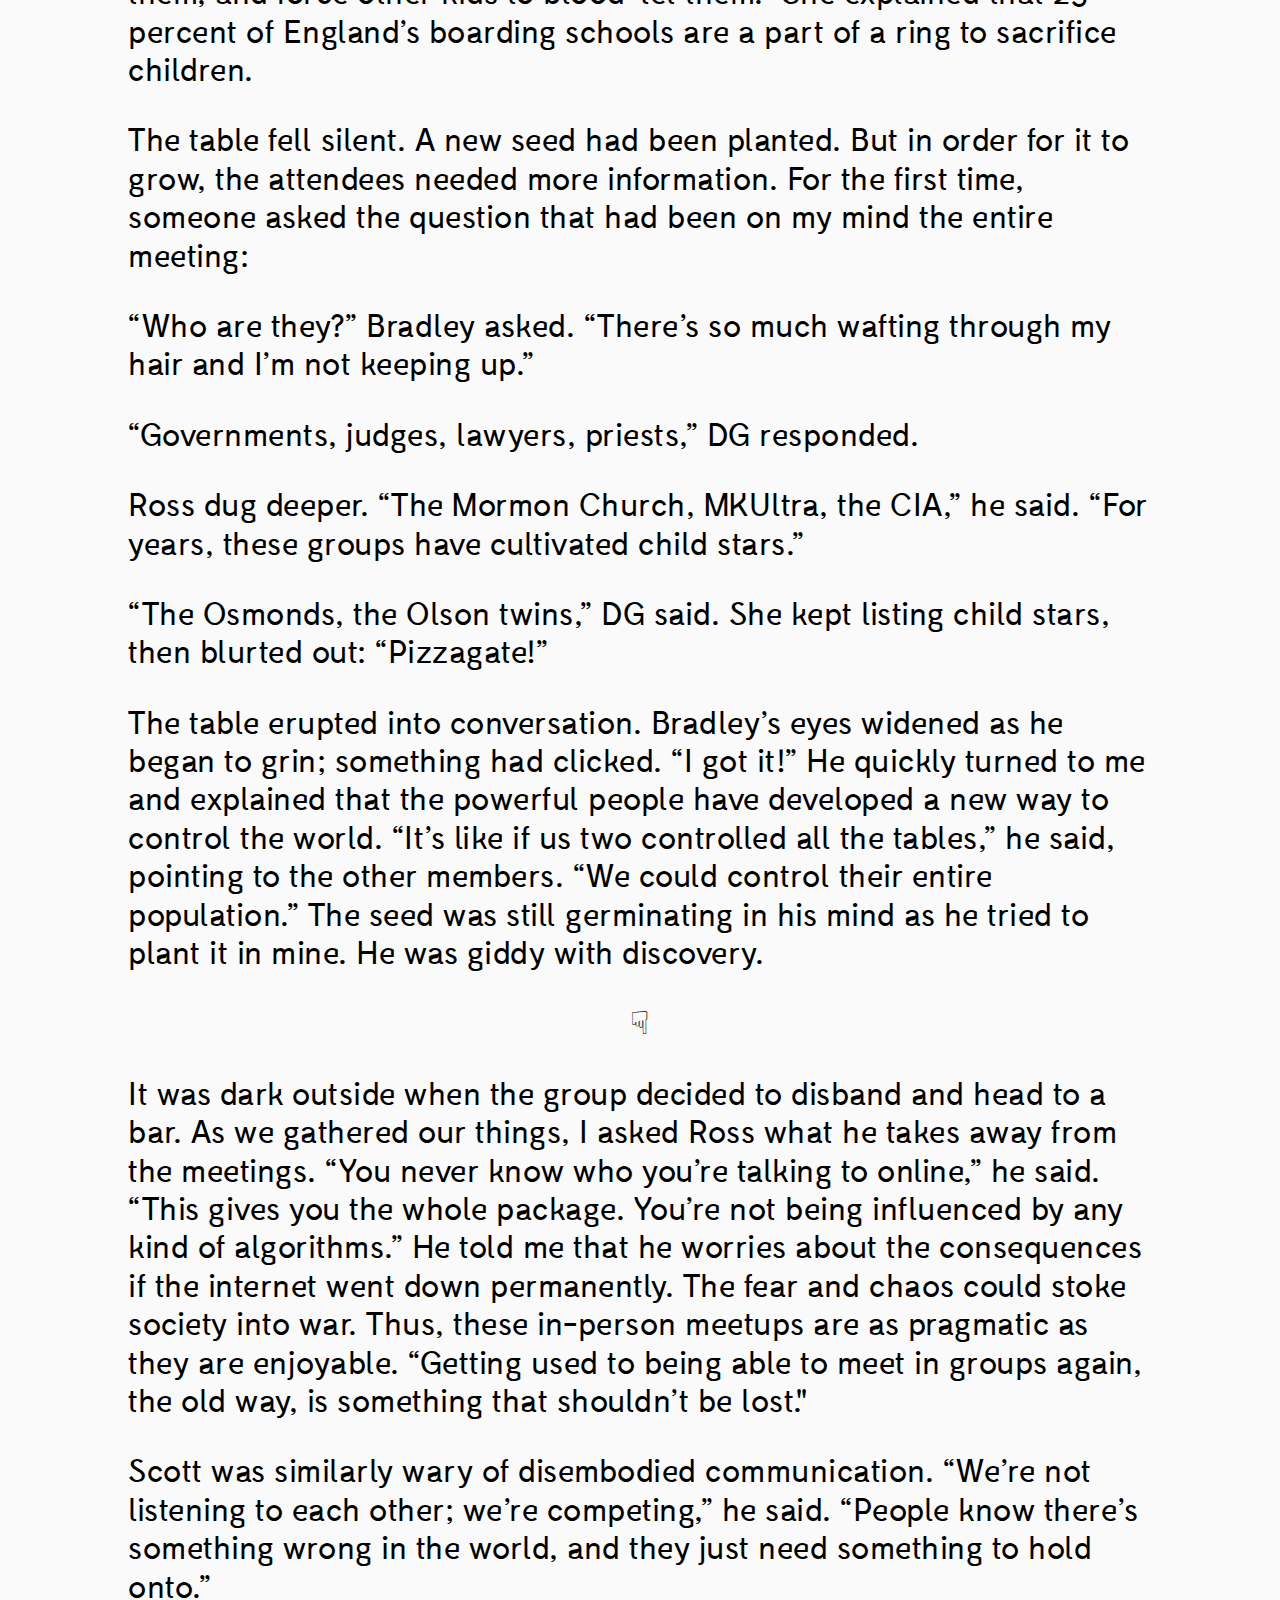
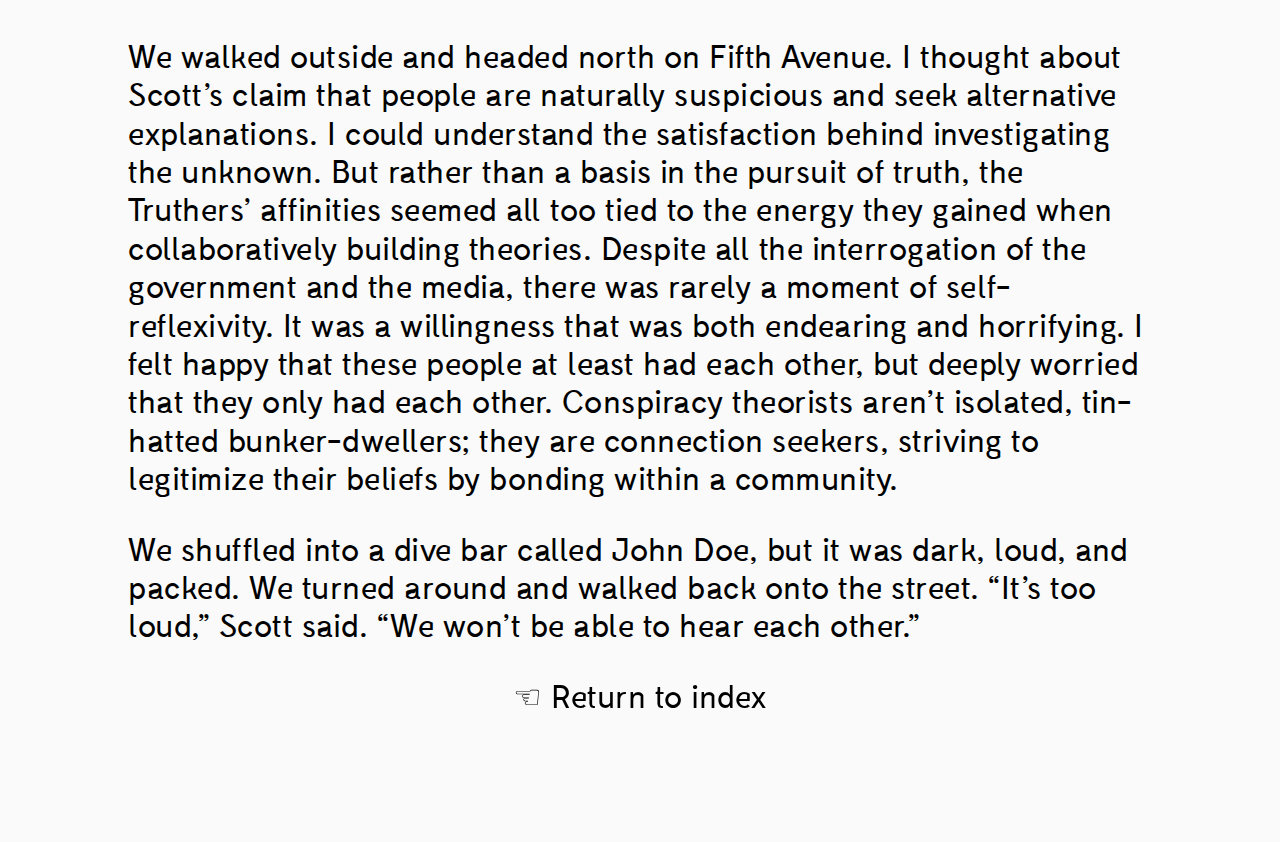
<file: articles/suspension-of-disbelief.html>
<!doctype html>
<html>
<head>
<meta charset="UTF-8">
<title>Arjun Ram Srivatsa, SUSPENSION OF DISBELIEF - Natasha (2017–2019)</title>
<link href="../css/style.css" rel="stylesheet" type="text/css">

</head>

<body>

  <div class="running-head-left"><a href="../index.html">Natasha</a></div>
  <div class="running-head-right">Issue <span class="num">#03</span>&nbsp;(2019)</div>
  <div class="article-container">

Arjun Ram Srivatsa<br>
SUSPENSION OF DISBELIEF
<p>☞ On a warm summer evening, I walked upstairs at Cafe 28, a two-story deli in Midtown Manhattan that smelled strongly of lemon-scented floor cleaner. The walls were decorated with unappetizing, outdated photos of food. At two tables, young men played Spanish rap songs from cell phones. A priest sat alone in the corner, smiling as he ate his lunch.</p>
<p>On a meetup.com event page, the organizer had written that there would be a paper sign that read “UTM,” but it was nowhere to be found. I sheepishly approached a middle-aged woman sitting alone at a long table and asked her if she was there for the United Truthers Movement. She was.</p>
<p>Her name was Angeli. She was short with black hair and had a shy, quiet voice. When I told her that I was a writer who was interested in conspiracies, she fell silent. I said that I was not there to judge, just to listen.</p>
<p>The table began to fill up: there was DG, a red-haired woman wearing a navy fanny pack and a tourist t-shirt from Curaçao that read “I’m Dushi And I Know It” (dushi is a Caribbean creole word for sexy); Stephanie, a young woman in rectangular glasses, her blonde hair tucked tightly into a bun; Ross, whose greying ponytail draped over a black sleeveless shirt that featured the Twin Towers upside-down on the back.</p>
<p>Before I could introduce myself to DG, Angeli told her that I was a journalist. DG lept from her chair and handed me a stapled stack of double-sided printouts. “Look through this. This has all the information you need,” she said. “You can have it!” She launched into a long-winded explanation clarifying its contents: notes on how a plan to install a 5G network in New York City was a part of a governmental surveillance scheme. Her voice strained from passion.</p>
<p>Stephanie told me that she had started coming to the group in April, after meeting some members at a signature-gathering event for a petition to reopen the 9/11 investigation. </p>
<p>“What I like about this group is that you can really go down the rabbit hole without judgement,” she told me. “It ends up being a group therapy session where we can talk about things.” </p>
<p>As I introduced myself to a man with a wooden cane named Bradley, I saw Stephanie lean over to whisper something to her neighbor, Scott. His gaunt face was peppered with grey stubble. She pointed to me and he nodded. He got up, crouched beside my chair, and asked, “What do you know about Building 7?”</p>
<p class="center">☟</p>
<p>According to the United Truther Movement’s Meetup page, the group is “for the ‘awakened’ ones in the throngs and crowds of ‘sleepers’ we pass everyday.” In the course of the meeting, I began to understand that the Truthers see themselves as evangelists. But unlike religious proselytizers, Truthers are not tied to one set of beliefs; rather, they are driven by the need to question everything, even if the result is a contradiction or, in cases like the anti-vaccination movement, causes harm to others.</p>
<p>Although the Truther worldview predates the internet, social media algorithms are helping to give it new form and broaden its dissemination. For example, in the days following the 2018 school shooting in Parkland, Florida, a conspiracy video jumped to the top of YouTube’s trending section. It claimed that David Hogg, a Parkland survivor who has become a vocal anti-gun activist, was a “crisis actor,” someone hired to portray a witness of what conspiracists call “false flag events,” staged disasters performed to mislead the public. The video found its way to the top because the platform’s algorithm misclassified its origin as an authoritative news source. Driven by click-through rates, the story that Hogg was a paid actor also appeared on Facebook’s trending section. </p>
<p>In his book New Dark Age, artist and writer James Bridle describes how the internet’s vast network of information has amplified conspiracist thinking.</p>
<p class="block-quote"><span class="icon">&#xf028;</span> Paranoia in an age of network excess produces a feedback loop. The failure to comprehend a complex world leads to the demand for more and more information, which only further clouds our understanding.</p>
<p>The amount of false information that can be accessed today and the swiftness with which fallacies can spread has made it easier to turn a suspicion into a full fledged conspiracy. As humanity faces global problems without immediate answers—for example, climate change—conspiracy theories like chemtrails and flat Earth are attempts to find answers through elaborate fantasies. Bridle writes:</p>
<p class="block-quote"><span class="icon">&#xf028;</span> Conspiracies literalize the horror we feel lurking unspoken in the world. Many theories…are produced by those with a deep, even hidden, awareness of current conditions and no way to articulate them in scientifically acceptable terms.</p>
<p>These narratives reverberate on social media. When users join conspiracy groups on Facebook, or follow conspiracists on Twitter, the platforms suggest similar communities. In a 2018 Medium post, a former YouTube engineer Guillaume Chaslot details how the video sharing website’s suggestive algorithm has amplified conspiracy theories. Suggestive algorithms—like the one Chaslot helped build during his tenure at YouTube—function differently than normal search models. Search is optimized for relevance, using metrics such as keywords, dates, and likes, whereas suggestive algorithms employ machine learning to predict what kinds of content users want. In 2012, in order to combat the rise of clickbait thumbnails, YouTube announced that their AI would begin focusing on watch time rather than clicks.</p>
<p>Chaslot built a tool to extract the most frequently recommended videos for a given topic and compared them with the top 20 search results. When Chaslot searched “Is the Earth flat or round”—a common conspiracy among Truthers— 65% of videos from the organic search results debunked the theory, whereas 90% of recommendations were pro-flat Earth. Chaslot explains that this is due to the recommendation algorithm’s preference for watch time over quantitative metrics such as likes and dislikes. “Many videos claiming Michelle Obama was ‘born a man’ have more dislikes than likes,” he writes, “but are still highly recommended by YouTube.” </p>
<p>Since the 2012 change, the website’s AI has learned to incentivize attention-grabbing, entertaining, and long-winded content, much of it bullshit. This encouraged users to upload
additional videos that corroborating the conspiracies, which pushed the algorithm further down the rabbit hole. In a post to their official blog in February 2019, YouTube announced that they were going to confront this problem by “reducing recommendations of borderline content and content that could misinform users in harmful ways—such as videos promoting a phony miracle cure for a serious illness, claiming the earth is flat, or making blatantly false claims about historic events like 9/11.”</p>
<p>Chaslot heralded this announcement, tweeting: “YouTube's announcement is a great victory which will save thousands. It's only the beginning of a more humane technology.”</p>
<p>However, YouTube made a point to note that this change, which relies on both machine learning and real moderators, will only affect their recommendation algorithm, “not whether a video is available on YouTube.” In other words, the platform acknowledges its role in the spread of harmful conspiracies, yet it still wants to make sure that users are able to upload misinformation, albeit these videos will be harder to find.</p>
<p>Online Trutherism flourishes in anonymity. Users have the luxury of disseminating reactionary posts without facing consequences, as evidenced by Russian-operated troll farms or 4chan forums that blame mass shootings on Muslims, Jews, and leftists. Yet like-minded conspiracists continue to spread their gospel in plain sight, at cafes and diners around the city. I wanted to understand how these people interact IRL, without the anonymity of the internet or the effects of algorithms.</p>
<p>Two weeks before the UTM meetup, I visited a gathering of the New York UFO Disclosure Network, a group that has been meeting biweekly for 14 years. After a conversation about alien abductions, the leader asked a room full of geriatric attendees whether they hear a strange ringing when they go from one room to another. Members enthusiastically nodded. The leader explained that the sound was coming from reptilians trying to emit bad energy into our brains. It seemed that the attendees were unwilling to accept the simplest explanation: the ringing in their ears could be a side effect of their advancing age. Rather than the targets of a vast alien plot, they were subject to the inevitable, mundane, human experience of growing old.</p>
<p class="center">☟</p>
<p>At Truther meetings, archetypes tend to appear. There’s the sage, a veteran who has dedicated their lives to waking the nonbelievers; the jester, who brings levity through snark. There are divas who dominate the conversation and young guns who ruffle feathers by questioning older conspiracies and pushing for new ideas. There are newbies who never speak and never return.</p>
<p>The United Truthers Movement group has held 20 meetups since March 2016. Of 64 members, only around 10 regularly show up. (Stephanie told me that the group has a secret chat room where members share links to new theories. I asked if I could join, but she said I’d have to first gain their trust.) The page lists some of the big conspiracies that they hold to be true: Pearl Harbor wasn’t a surprise attack, Lee Harvey Oswald didn’t act alone in the JFK assassination, the murder of 20 children and six adults at Sandy Hook
Elementary School was not the work of one disturbed gunman, and 9/11 was
orchestrated by the Bush administration.
The group is organized by a Meetup user from Hoboken, New Jersey named Morrissey. I messaged them to request an interview and they referred me to the rules on the page description, which state that there can be no UFO talk, that the group does not support any particular political party, and that “We do NOT do any interviews. NONE. Doesn't matter which newspaper or news organization you work for. Paid or Unpaid. NO INTERVIEWS. NONE. EVER.” </p>
<p>Yet Morrissey said that I was welcome to come and listen. “Our group is about people with the same interest hav[ing] a place to meet together and discuss topics,” he wrote. “Hope to see you at the meeting.” When I asked about Morrisey at Cafe 28, DG said he wasn’t coming.</p>
<p></p>
<p class="center">☟</p>
<p>At the beginning of the UTM meeting, each attendee shared the moment when they became a Truther—or, as many of them preferred, when they “woke up.” Bradley said he was a misfit youth who noticed early on that things move in currents. For example, he found it odd that Hillary Clinton was involved in two presidential impeachments, as an advisor of the House Judiciary Committee during the Watergate scandal and as the former first lady of Bill Clinton during an investigation into an extramarital affair. A young man named Robert said that he started questioning things after reading activist historian Howard Zinn in high school. His blue T-shirt read: “I’m Not Anti Social, I’m Anti Stupid.”</p>
<p>When Scott began to introduce himself, a man named Angel interrupted him. “I first saw Scott on the subway, and he was wearing this shirt that just said ‘9/11’ and a question mark,” he said with a sense of reverence. Angel had approached Scott and invited him to join the UTM.</p>
<p>“In the end of 2005, I took the red pill after reading about Building 7,” Scott said, referring to the popular conspiracy theory that the fall of one of the buildings in the 9/11 attack was a controlled demolition. Members let out affirming hums, like amens from a church congregation.</p>
<p>“In the beginning, you start to lose friends,” Stephanie said. More hums from around the table. “Or you disagree with them, because they aren’t talking about anything cool.”</p>
<p>DG laughed. “What do they think is cool?”</p>
<p>“I guess people think babies are cool,” Stephanie replied.</p>
<p>“It gets hard with partners,” Robert added. “When I try to explain something, she’s looking at me like…” He pantomimed a look of confusion, suspicion, and exhaustion. “But my experiences have led me here,” he said. “They think they can steer you, and vice versa.”</p>
<p>Scott gripped an empty bottle of coconut water with both hands. “The only way to spread it,” he said, speaking slowly while shaking the bottle with each word, “We got to spread it together. Plant a seed. If you get a blank face, go on to someone else.”</p>
<p>“But sometimes the soil isn’t there,” Robert said. Everyone laughed except for Scott; he’d missed the joke. Ross leaned over and repeated, “No soil!” Scott smiled.</p>
<p class="center">☟</p>
<p>It’s important to reiterate that conspiracy theories allow for a troubling detachment in their constituents. I am not against alternative explanations for existence, and am open to the idea that much of our society is controlled by a wealthy minority. Yet I recoiled as I heard theories at the expense of the dead: that the mass shootings in Sandy Hook and Las Vegas were false flag events, and the Holocaust was staged. I was unnerved by their factual inaccuracies and disgusted by their callousness.</p>
<p>It began with shoes. DG spoke about photographs of shoes published after the 2017 mass shooting in Las Vegas, when 64-year-old Stephen Paddock fired over 1,100 rounds from his hotel room, killing 58 people and injuring 851. She said that these images were staged by the media to compensate for the fact that there weren’t any photos of dead bodies. Angel interjected to say that photographs of shoes were used similarly after the 2017 Unite the Right protest in Charlottesville, wherein counterprotestor Heather Heyer was killed when white nationalist James A. Fields Jr. rammed his car. He said there was a picture of shoes flung up in the air above a car, and the media used the image to report the attack.</p>
<p>Bradley said that during the Holocaust, newspapers used photos of hats on the ground. “They want you to think, ‘All these hats, where are the heads?’” he said. Angel mentioned that this theory had been explored by Ole Dammegård, a conspiracist writer who has lectured on the media’s use of disembodied clothing to cover up false flag events. Bradley asked for the spelling of Dammegård.</p>
<p>This reminded DG of the 2012 Sandy Hook Elementary school shooting, when 20-year-old Adam Lanza fatally shot 20 children, six school employees, his mother, and himself. She listed her suspicions. “It was right before Christmas, but only one window in the school had decorations,” she said. “I never saw any blood, no helicopters, just pictures of the parents.” She said that the police did not allow parents to see the bodies of their children; others seconded her claim.</p>
<p>As I sat in the dining area at Cafe 28, I noticed how quickly the possibility for radical openness—the Truthers’ suspension of disbelief—enabled a piece of speculation to establish itself as fact. It was like a red string was being passed around the table as the Truthers connected events on an imaginary cork board. I was reminded of the algorithms that
Bridle and Chaslot criticized, sowing confusion through constant noise.</p>
<p>Talk of schools led DG to posit theories on the early sexualization of children. “It’s sick,” she said. “They’re teaching sex ed to 8-year-olds.” She believed this was part of an attempt to normalize pedophilia. “They want us to say ‘MAP’ now,” referring to the term Minor Attracted
Person, an umbrella term for people who are sexually attracted to children. She didn’t clarify who “they” were.</p>
<p>“Have you heard of the ITNJ?” asked Ross. Most of the attendees hadn’t, with the exception of DG. Brows furrowed as she explained that the International Tribunal for Natural Justice, a UK-based coalition of conspiracy theorists founded in 2015, is investigating a worldwide child trafficking operation that involves elite English officials. “They take kids to the highest level,” she said. “They sacrifice kids, take babies, drug them, and force other kids to blood-let them.” She explained that 25 percent of England’s boarding schools are a part of a ring to sacrifice children. </p>
<p>The table fell silent. A new seed had been planted. But in order for it to grow, the attendees needed more information. For the first time, someone asked the question that had been on my mind the entire meeting: </p>
<p>“Who are they?” Bradley asked. “There’s so much wafting through my hair and I’m not keeping up.”</p>
<p>“Governments, judges, lawyers, priests,” DG responded.</p>
<p>Ross dug deeper. “The Mormon Church, MKUltra, the CIA,” he said. “For years, these groups have cultivated child stars.”</p>
<p>“The Osmonds, the Olson twins,” DG said. She kept listing child stars, then blurted out: “Pizzagate!” </p>
<p>The table erupted into conversation. Bradley’s eyes widened as he began to grin; something had clicked. “I got it!” He quickly turned to me and explained that the powerful people have developed a new way to control the world. “It’s like if us two controlled all the tables,” he said, pointing to the other members. “We could control their entire population.” The seed was still germinating in his mind as he tried to plant it in mine. He was giddy with discovery.</p>
<p><p class="center">☟</p>
<p>It was dark outside when the group decided to disband and head to a bar. As we gathered our things, I asked Ross what he takes away from the meetings. “You never know who you’re talking to online,” he said. “This gives you the whole package. You’re not being influenced by any kind of algorithms.” He told me that he worries about the consequences if the internet went down permanently. The fear and chaos could stoke society into war. Thus, these in-person meetups are as pragmatic as they are enjoyable. “Getting used to being able to meet in groups again, the old way, is something that shouldn’t be lost."</p>
<p>Scott was similarly wary of disembodied communication. “We’re not listening to each other; we’re competing,” he said. “People know there’s something wrong in the world, and they just need something to hold onto.”</p>
<p>We walked outside and headed north on Fifth Avenue. I thought about Scott’s claim that people are naturally suspicious and seek alternative explanations. I could understand the satisfaction behind investigating the unknown. But rather than a basis in the pursuit of truth, the Truthers’ affinities seemed all too tied to the energy they gained when collaboratively building theories. Despite all the interrogation of the government and the media, there was rarely a moment of self-reflexivity. It was a willingness that was both endearing and horrifying. I felt happy that these people at least had each other, but deeply worried that they only had each other. Conspiracy theorists aren’t isolated, tin-hatted bunker-dwellers; they are connection seekers, striving to legitimize their beliefs by bonding within a community.</p>
<p>We shuffled into a dive bar called John Doe, but it was dark, loud, and packed. We turned around and walked back onto the street. “It’s too loud,” Scott said. “We won’t be able to hear each other.” </p>
<p><p class="center"><a href="../index.html">☜ Return to index</a></p>
<br><Br>
  </div>

</body>
</html>
</file>
<file: css/style.css>
@charset "UTF-8";
/* CSS Document */

@font-face {
    font-family: 'Fabrik-Regular';
    src: url('../fonts/fabrik-regular-webfont.woff2') format('woff2'),
			url('../fonts/fabrik-regular-webfont.woff') format('woff');
    font-weight: normal;
    font-style: normal;
}

@font-face {
    font-family: 'GT America Mono-Regular';
    src: url('../fonts/gt_america_mono_regular-webfont.woff2') format('woff2'),
			url('../fonts/gt_america_mono_regular-webfont.woff') format('woff');
    font-weight: normal;
    font-style: normal;
}

@font-face {
    font-family: 'Natasha-Webdings';
    src: url('../fonts/webdings-webfont.woff2') format('woff2'),
			url('../fonts/webdings-webfont.woff') format('woff');
    font-weight: normal;
    font-style: normal;
}


body {
	font-family: 'Fabrik-Regular', sans-serif;
	font-size:2rem;
	letter-spacing: 0.5px;
	line-height: 1.2;
	margin:0px;
	padding:0px;
	background-color: rgb(250,250,250);
}

.about {
	background-color: rgb(40,40,40);
	color: white;
}

.about a {
	color: white;
}

.noscroll {
	overflow: hidden;
}

::selection {
	background-color:gray;
}

.num {font-family: 'GT America Mono-Regular', monospace;
font-size:1.02em}

.overlay {
	z-index:2;
	position:fixed;
	top: 0;
	width: 100%;
	height: auto;
	max-width: 1440px;
	max-height:999px;
	pointer-events: none;
	margin: auto;
}

.cover {
	width: 66%;
	display: block;
	}

.drag {
	cursor:move;
}

#menu {
	width: 100%;
	position:fixed;
	top: 1rem;
	right:1rem;
	z-index:2;
	text-align: right;
	font-size:2rem;
}

.running-head-left {
	position:sticky;
	float: left;
	height: 100vh;
	top:1rem;
	left: 1rem;
	text-align: center;
	writing-mode: vertical-rl;
	-webkit-transform: rotate(180deg);
	-moz-transform: rotate(180deg);
	transform: rotate(180deg);
}

.running-head-right {
	position:sticky;
	float: right;
	height: 100vh;
	top:1rem;
	right: 1rem;
	text-align: center;
	writing-mode: vertical-lr;
}

.container {
	display: grid;
	grid-template-columns: 1fr 1fr 1fr;
}

.text-container {
	margin: 1rem 8rem 1rem 1rem;
	max-width: 66rem;
}

.article-container {
	margin:auto;
	padding:1rem 8rem 1rem 8rem;
	max-width: 66rem;
}

.center {
	text-align: center;
}

.issue {
	z-index:0;
	height: 100vh;
	overflow-y: scroll;
}


.issue.one {
	background-color:#fff580;
}
.issue.two {
	background-color:#ee604d;
}
.issue.three {
	background-color:#94d6f1;
}

.content {
	margin: 1rem;
}

.issue-number {
	position:fixed;
	bottom:40px;
	font-size: 98px;
	font-family: 'GT America Mono-Regular', monospace;
	display: none;
}






a {
  display: inline-block;
  position: relative;
	text-decoration: none;
	color:black;
	}

a:hover {
  text-decoration: underline;
}

a:active {text-decoration:none;}


.multiply {
  mix-blend-mode: multiply;
}

figure.image-block {
  max-width: 100%;
  width: min-content;
  margin: 0 auto 1em auto;
}

figure.image-block img {
  margin: auto;
  width:100%;
}

figcaption {
  max-width: 100%;
  font-size: 0.75em;
  margin: 0.25em auto 0 auto;
}

.icon {
  font-family: 'Natasha-Webdings', 'Webdings';
  color: black;
  -webkit-text-fill-color: transparent;
  -webkit-text-stroke-width: 0.05em;
  -webkit-text-stroke-color: black;
}

.block-quote {
  margin-left:3em;
}

.footnote {
  font-size: 0.625em;
}

ol {
  padding: 0;
}

ol li {
  list-style: none;
}

ol.hanging {
  font-size: 1.5rem;
  margin: 6rem auto;
}

.hanging li {
  margin: 0 0 1em 0;
}

#footnotes {
  font-size: 1.5rem;
  margin: 6rem auto;
  columns: 2;
  -moz-columns: 2;
  -moz-columns-gap: 2;
  -webkit-columns: 2;
  hyphens: auto;
  -webkit-hyphens: auto;
  word-break: break-word;
}

.footnotes-list {
  padding: 0;
  margin: 0;
}

.footnotes-list li {
  list-style: none;
  margin: 0 0 1em 0;
  -webkit-column-break-inside: avoid;
  page-break-inside: avoid;
  break-inside: avoid-column;
}

.footnotes-list a {
  hyphens: auto;
  -webkit-hyphens: auto;
  word-break: break-word;
}

.footnotereverse a {
  font-family: 'Fabrik-Regular', sans-serif;
  text-decoration: none;
}

/* 100% Image Width on Smaller Screens */
@media only screen and (max-width: 700px){
	body {
		font-size: 0.75rem;
	}
	.noscroll {
		overflow: auto;
	}
	.container {
		display: block;
	}
	.issue {
		height:33vh;
		overflow: auto;
	}
	.article-container {
		margin: auto;
		padding: 1rem 3rem;
	}
}
</file>
